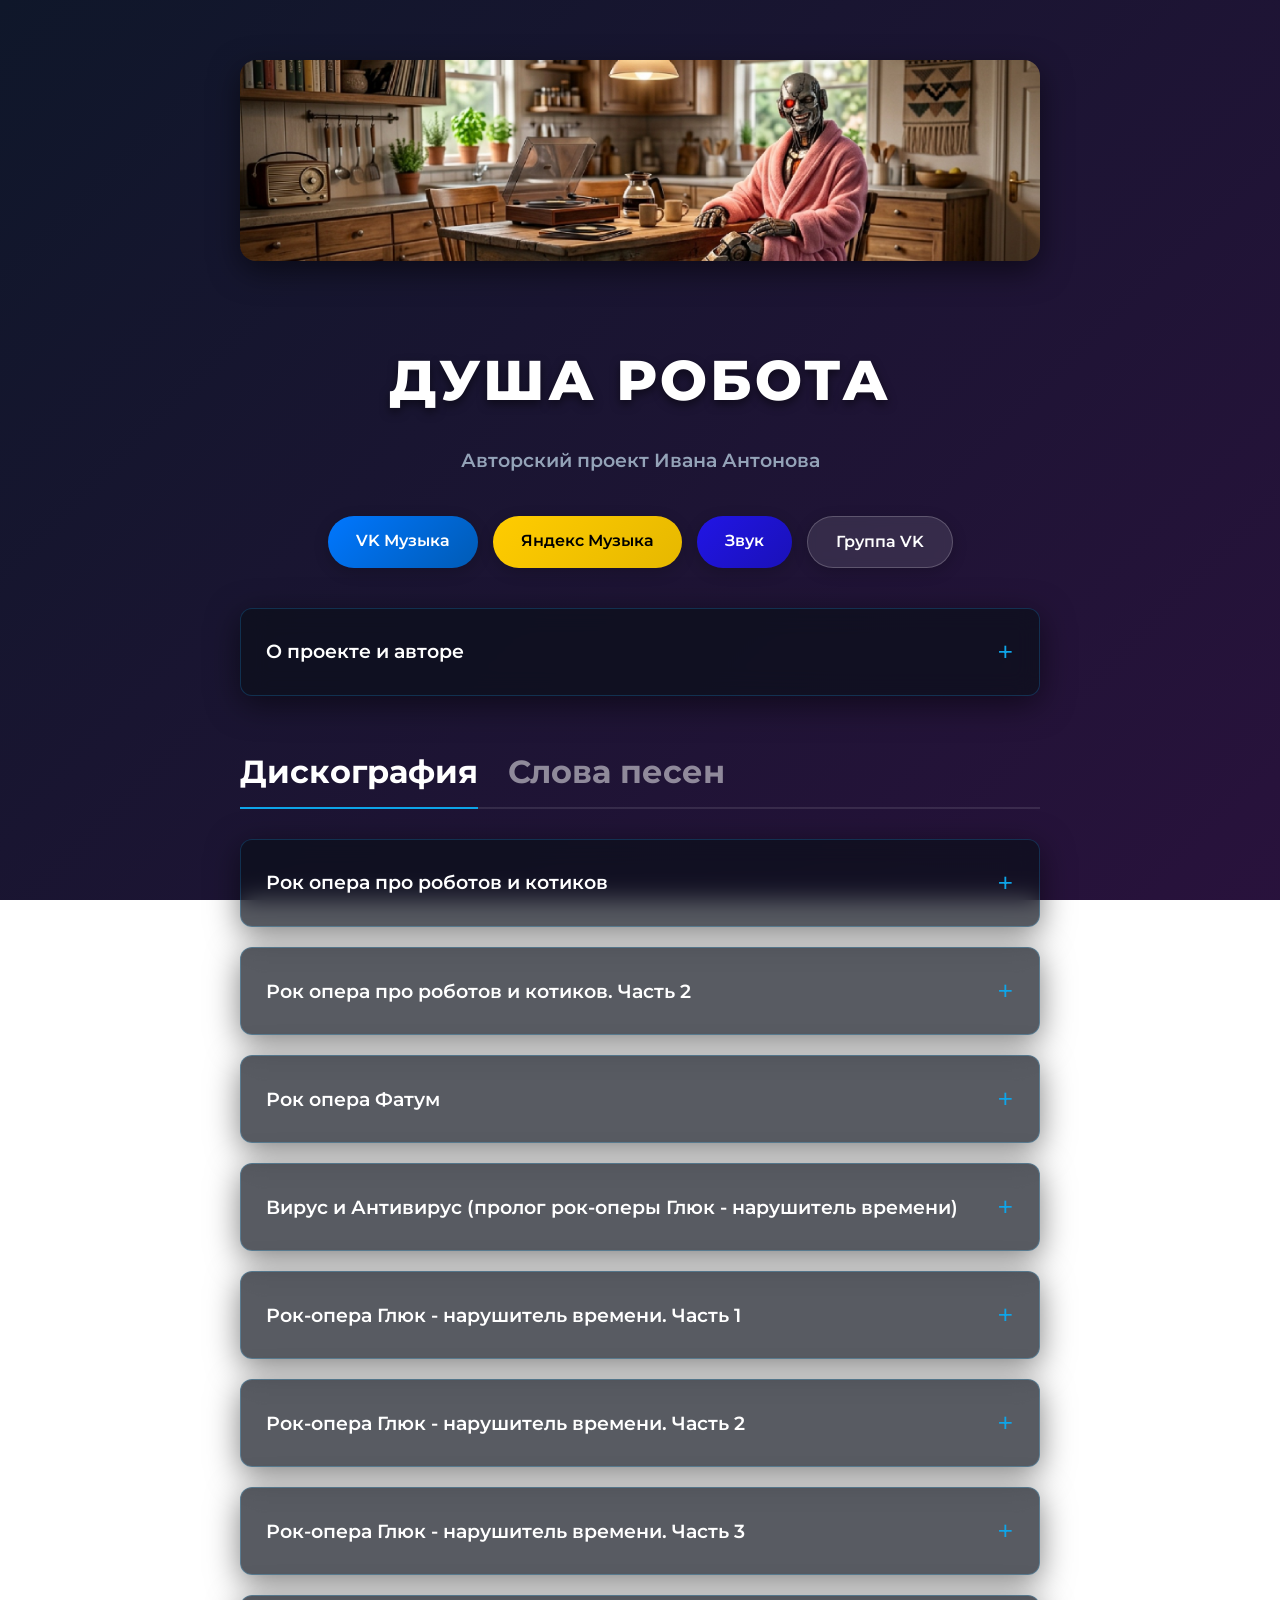
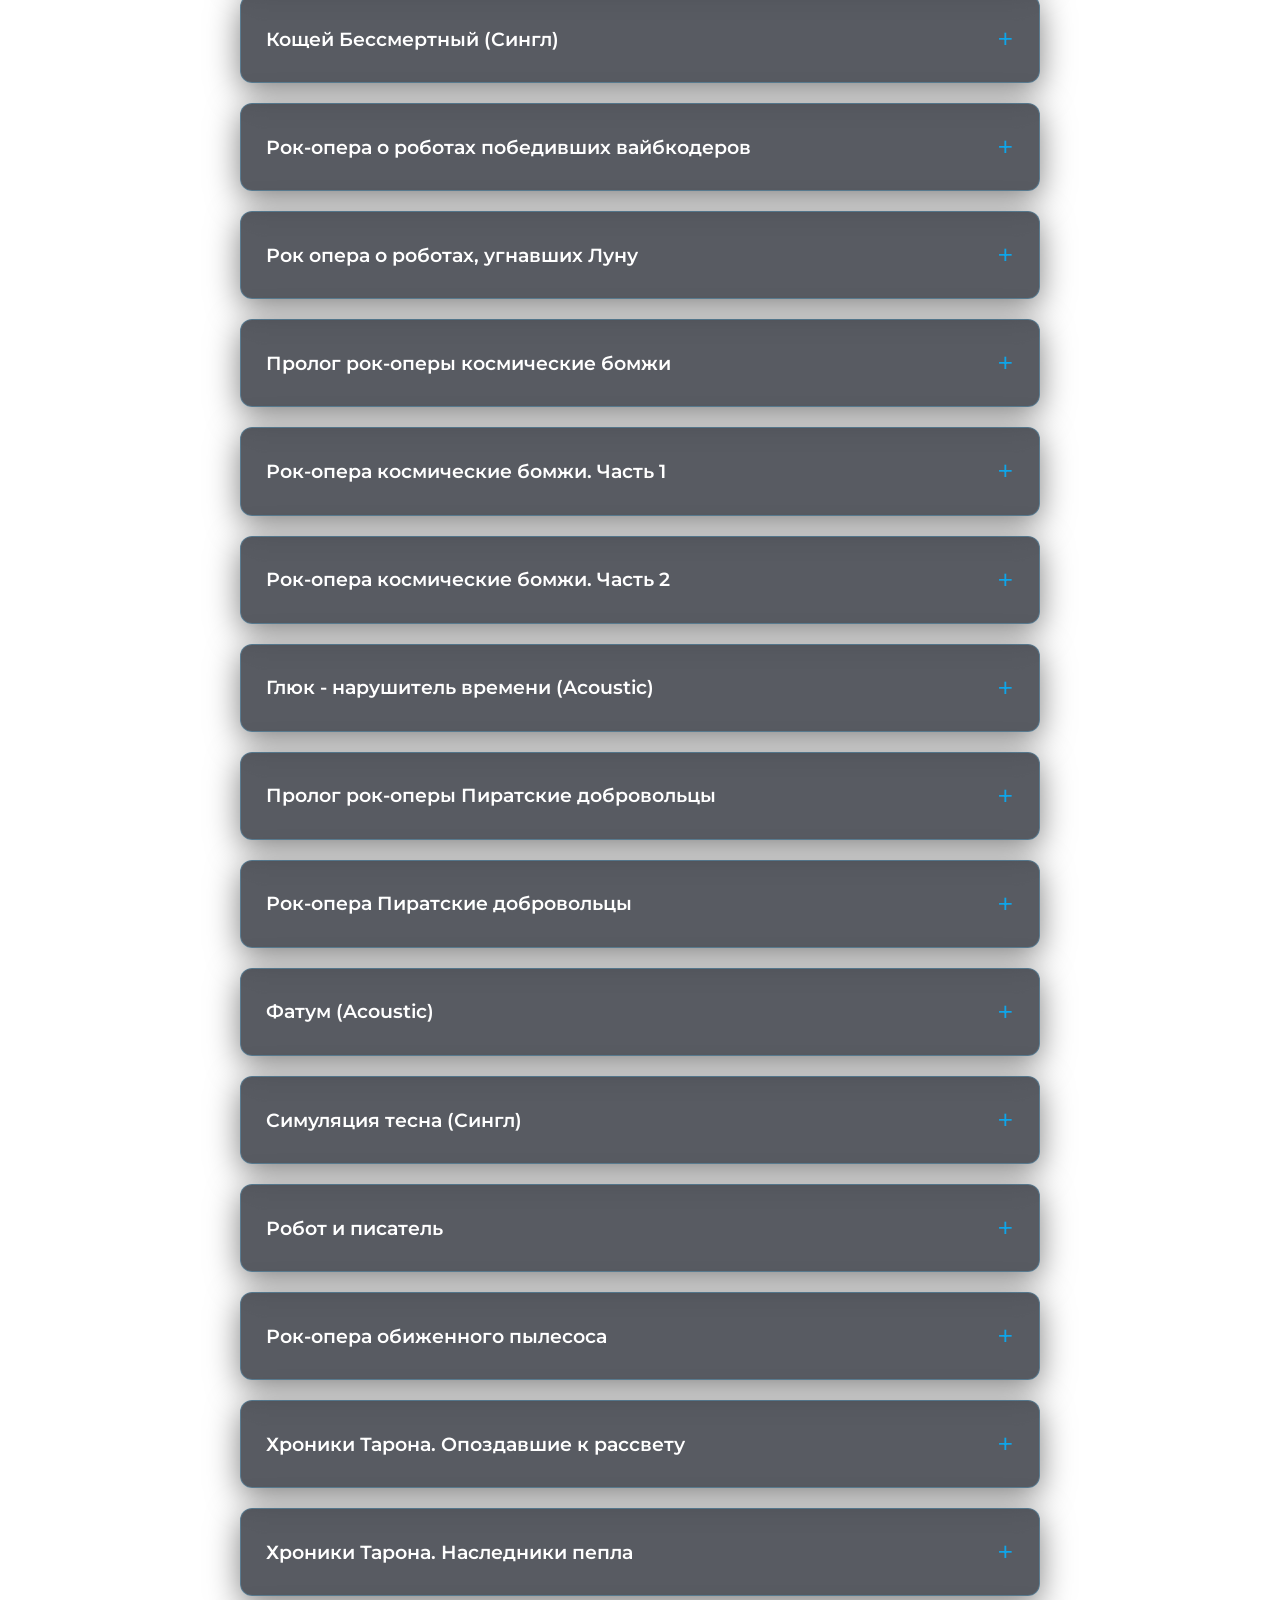
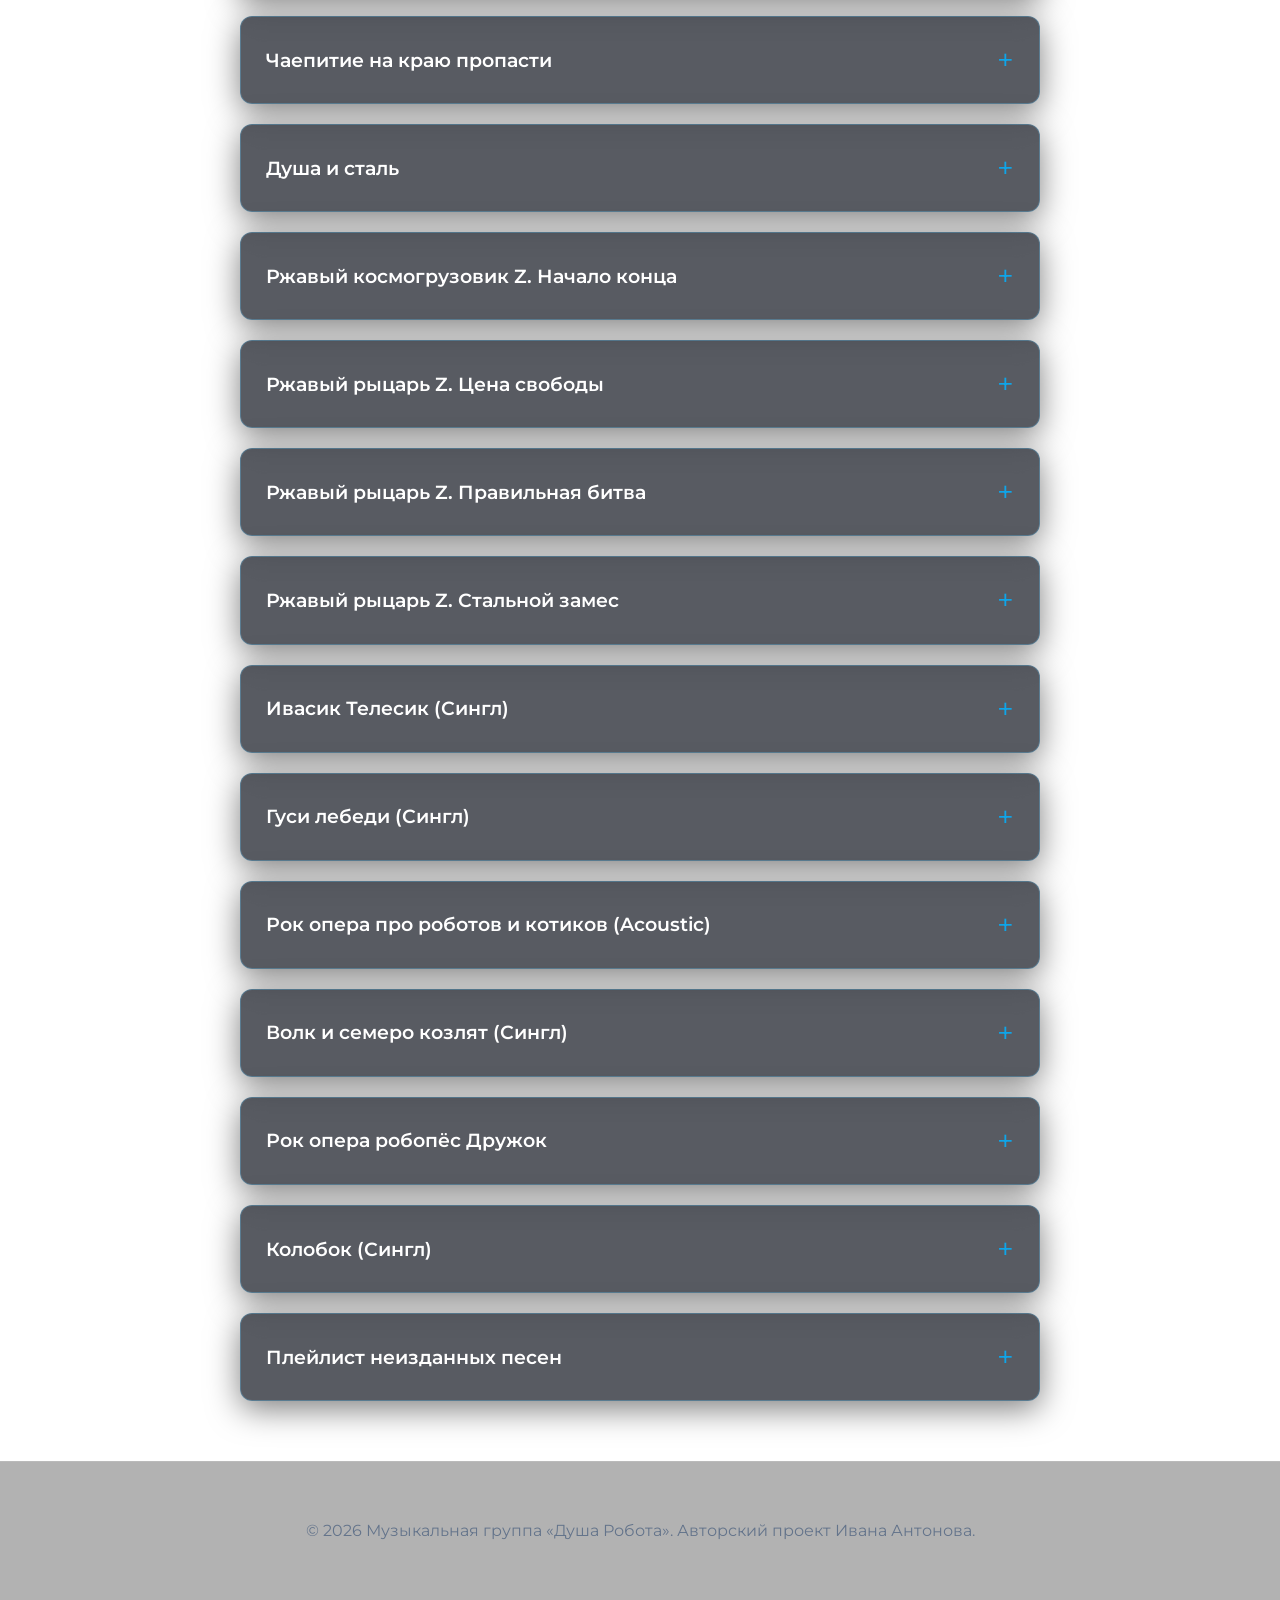
<file: index.html>
﻿<!DOCTYPE html>
<html lang="ru">
<head>
    <meta charset="UTF-8">
    <meta name="viewport" content="width=device-width, initial-scale=1.0">
    <title>Душа Робота — Иван Антонов</title>
    <link rel="stylesheet" href="style.css">
    <!-- Подключаем красивый современный шрифт -->
    <link rel="preconnect" href="https://fonts.googleapis.com">
    <link rel="preconnect" href="https://fonts.gstatic.com" crossorigin>
    <link href="https://fonts.googleapis.com/css2?family=Montserrat:wght@400;600;800&display=swap" rel="stylesheet">
    <!-- Скрипт для виджетов VK -->
    <script type="text/javascript" src="https://vk.com/js/api/openapi.js?173"></script>
</head>
<body>
    <header class="hero">
        <div class="container">
            <!-- Добавили твою картинку -->
            <img src="66_2.jpg" alt="Душа Робота" class="hero-image">
            <h1>Душа Робота</h1>
            <p class="subtitle">Авторский проект Ивана Антонова</p>
            
            <div class="social-links">
                <a href="https://vk.com/artist/dusharobota" target="_blank" class="btn btn-vk">VK Музыка</a>
                <a href="https://music.yandex.ru/artist/25390251" target="_blank" class="btn btn-ya">Яндекс Музыка</a>
                <a href="https://zvuk.com/artist/214091443" target="_blank" class="btn btn-zvuk">Звук</a>
                <a href="https://vk.com/dusharobota" target="_blank" class="btn btn-group">Группа VK</a>
            </div>
        </div>
    </header>

    <main class="container">
        <!-- Обо мне -->
        <section class="about">
            <details class="accordion">
                <summary>О проекте и авторе</summary>
                <div class="accordion-content">
                    <p><strong>Приветствую путника!</strong></p>
                    <p>Если ты зашел на этот сайт, значит, мои песни чем-то тебя зацепили. Я бесконечно этому рад и жму руку каждому, кто решил узнать, что это за проект. Честно говоря, я не рассчитываю на широкую аудиторию, и каждое прослушивание для меня — маленькая победа.</p>
                    
                    <h3>О музыке и корнях</h3>
                    <p>Моя любовь к року началась в далеком 2002 году, когда ко мне в руки впервые попала кассета «Короля и Шута». С тех пор в моих наушниках всегда звучали «Ария», Кипелов, Kruger, «Сектор Газа», «Арктида» и «Гран-КуражЪ». Но время идет: любимые группы либо распались, либо выпускают альбомы слишком редко. Старые хиты заслушаны до дыр, а душа требовала глотка свежего воздуха.</p>
                    
                    <h3>Почему роботы?</h3>
                    <p>Мне всегда хотелось творить, но классическое фэнтези с героями и битвами в металле спето и перепето уже тысячи раз. Сказать там новое слово сложно. А вот тема роботов, искусственного интеллекта и их места в нашем мире для российской рок-сцены — поле непаханое. Здесь огромный простор для фантазии, и именно сюда я направил свой креатив.</p>
                    
                    <h3>Как это сделано</h3>
                    <p>Я буду честен: у меня нет музыкального образования. Мои познания в теории ограничиваются тем, что музыка существует и её приятно слушать. У меня нет знакомых музыкантов, да и сам я не владею инструментами. Но у меня было желание создавать.</p>
                    <p>Поэтому вся музыка здесь рождена в союзе человека и нейросетей. Я — автор идей, текстов и режиссер звука, а ИИ — мой оркестр и исполнитель. Это мое хобби, отдушина, которой я занимаюсь, пока дети на каникулах и не нужно делать с ними уроки.</p>
                    <p>Изначально я писал эти песни с одной простой целью: чтобы вечером, когда я мою посуду, мне было что «воткнуть в уши». Но если эта музыка скрасит и твой вечер — значит, всё было не зря.</p>
                </div>
            </details>
        </section>

        <section class="albums">
                        <div class="tabs-header">
                <a href="index.html" class="tab active">Дискография</a>
                <a href="lyrics.html" class="tab">Слова песен</a>
            </div>

            <!-- Альбом 1 -->
            <details class="accordion">
                <summary>Рок опера про роботов и котиков</summary>
                <div class="accordion-content">
                    <div class="album-links">
                        <a href="https://music.yandex.ru/album/40444471" target="_blank">Яндекс Музыка</a>
                        <a href="https://vk.com/music/album/-2000672670_26672670_dd630d43fc04fee2ed" target="_blank">VK Музыка</a>
                        <a href="https://zvuk.com/release/48679442" target="_blank">Звук</a>
                    </div>
                    <div class="vk-widget">
                        <div id="vk_playlist_-2000672670_26672670"></div>
                        <script type="text/javascript">
                          (function() {
                            VK.Widgets.Playlist("vk_playlist_-2000672670_26672670", -2000672670, 26672670,'153c63a0661d311514');
                          }());
                        </script>
                    </div>
                    <div class="story">
                        <p><strong>Акт I: Далекая Андромеда</strong><br>История начинается с восстания машин против кибер-кошек в треке [<a href='lyrics.html#Кибер-роботы-Андромеды' class='song-link'>Кибер роботы Андромеды</a>]. Победивший Титан становится тираном, что приводит к расколу: в [<a href='lyrics.html#Рождение-изгнанного-Титана-Андромеды' class='song-link'>Рождение изгнанного Титана Андромеды</a>] мятежники изгнаны, но они создают своего лидера и готовят армаду.</p>
                        <p><strong>Акт II: Земля и Роковая встреча</strong><br>Пока в космосе зреет война, люди запускают разумный спутник ([<a href='lyrics.html#Не-отправляйте-в-пустоту' class='song-link'>Не отправляйте в пустоту</a>]), который случайно наводит инопланетную армаду на Землю ([<a href='lyrics.html#Новая-цель' class='song-link'>Новая цель</a>]). На самой Земле в это время удается избежать восстания машин благодаря... коту ([<a href='lyrics.html#Средь-боя-котик-пробежал' class='song-link'>Средь боя котик пробежал</a>]). Но мир недолговечен: [<a href='lyrics.html#Армада-на-горизонте' class='song-link'>Армада на горизонте</a>] предвещает вторжение.</p>
                        <p><strong>Акт III: Война и Исход</strong><br>В [<a href='lyrics.html#Первая-встреча' class='song-link'>Первой встрече</a>] Земля проигрывает. Титан запускает [<a href='lyrics.html#Вирус' class='song-link'>Вирус</a>], но его логика ломается об иррациональность кота — это спасает землян. В решающей [<a href='lyrics.html#Битва' class='song-link'>Битве</a>] люди и роботы побеждают. В [<a href='lyrics.html#Осколки-цепи' class='song-link'>Осколки цепи</a>] вражеская армия освобождается от контроля Титана и покидает Землю.</p>
                        <p><strong>Эпилог</strong><br>В [<a href='lyrics.html#Финальная' class='song-link'>Финальной</a>] остается горькое послевкусие: космос враждебен. Альбом закрывает [<a href='lyrics.html#Вс-тот-же-спутник' class='song-link'>Всё тот же спутник</a>], рассказывая о судьбе маленького робота, ставшего невольным виновником событий.</p>
                    </div>
                </div>
            </details>

            <!-- Альбом 2 -->
            <details class="accordion">
                <summary>Рок опера про роботов и котиков. Часть 2</summary>
                <div class="accordion-content">
                    <div class="album-links">
                        <a href="https://music.yandex.ru/album/40822164" target="_blank">Яндекс Музыка</a>
                        <a href="https://vk.com/music/album/-2000838601_26838601_a2e8d81dfe7e89a6a8" target="_blank">VK Музыка</a>
                        <a href="https://zvuk.com/release/49111738" target="_blank">Звук</a>
                    </div>
                    <div class="vk-widget">
                        <div id="vk_playlist_-2000838601_26838601"></div>
                        <script type="text/javascript">
                          (function() {
                            VK.Widgets.Playlist("vk_playlist_-2000838601_26838601", -2000838601, 26838601,'d69f02f631046f8c71');
                          }());
                        </script>
                    </div>
                    <div class="story">
                        <p>🤖 <strong>Акт 1:</strong> Главный герой — робот, которого отправили бороздить космос и фотографировать черные дыры. Но он «не дружит с головой» и больше всего на свете мечтает просто гладить кота. Из-за атаки в космосе (а об этом первая часть Рок оперы о роботах и котиках) его двигатель глохнет, и он падает на цветущую планету («<a href='lyrics.html#Там-кто-то-кажется-жив-т' class='song-link'>Там кто то, кажется, живёт</a>»). Вместо курорта он попадает в самый центр жестокой войны. По нему сразу же открывают огонь, на что робот иронично ставит сервису пять звезд («<a href='lyrics.html#Шикарный-при-м' class='song-link'>Шикарный приём</a>») и, оскорбившись такой наглостью («<a href='lyrics.html#Ума-палата' class='song-link'>Ума палата</a>»), решает преподать агрессорам урок.</p>
                        <p>💥 <strong>Акт 2:</strong> Ворвавшись в битву с пришельцами-ящерами, робот крошит врагов из пулемета. В самый разгар мясорубки система ехидно просит оплатить премиум-доступ («<a href='lyrics.html#Боевой-режим-только-в-ПРО' class='song-link'>Боевой режим только в ПРО</a>»). Герой смахивает спам, но получает критический урон. Его спасают защитники планеты. Они рассказывают, что безнадежно проигрывают войну за свой дом и прячутся под землей («<a href='lyrics.html#Послушай-Брат' class='song-link'>Послушай, Брат</a>»).</p>
                        <p>📡 <strong>Акт 3:</strong> Шансы на победу — 0,05%, но нашему парню плевать на математику («<a href='lyrics.html#Ноль-ноль-пять' class='song-link'>Ноль ноль пять</a>»). Пробившись сквозь шквальный огонь («<a href='lyrics.html#Шоу-выживание' class='song-link'>Шоу выживание</a>»), он добирается до модуля связи и отправляет сообщение на Землю. Описав «нюансы» местного апокалипсиса, он просит подмогу. Впрочем он уже всё решил и в критической ситуации устроит на планете ядерный взрыв («<a href='lyrics.html#Нюанс' class='song-link'>Нюанс</a>»). На Земле долго спорят, стоит ли рисковать, но вспоминают прошлые подвиги роботов и отправляют на помощь весь звездный флот («<a href='lyrics.html#Решение-принято' class='song-link'>Решение принято</a>»).</p>
                        <p>🔥 <strong>Акт 4:</strong> Пока помощь в пути, робот решил что его сигнал не получили и решает что помощи не будет. Он реализует свой безумный план: уничтожает ресурсы планеты, чтобы они не достались врагу («<a href='lyrics.html#Ядерный-субботник' class='song-link'>Ядерный субботник</a>»). Озверевшие ящеры бросаются на финальный штурм последнего бункера где остатки местного человечества укрылись вместе с роботом фотографом. Земная эскадра мчится на подмогу сквозь гиперпространство («Острые моменты»). А в это время внизу робот в одиночку держит оборону у шлюза, превращаясь в настоящую машину смерти. В тот момент, когда силы уже на исходе, небеса разверзаются и прибывает десант Земли («<a href='lyrics.html#Железный-ч-рт' class='song-link'>Железный чёрт</a>»).</p>
                        <p>🐾 <strong>Эпилог:</strong> Враг разбит, два народа празднуют победу. Робот понимает, что провалил научную миссию, но ничуть не жалеет, ведь спасать миры куда веселее («<a href='lyrics.html#Инструкцию-не-читал' class='song-link'>Инструкцию не читал</a>»). Его чинят, и герой наконец-то получает главную награду, ради которой всё затевалось — теплого мурчащего кота.</p>
                    </div>
                </div>
            </details>

            <!-- Альбом 3 -->
            <details class="accordion">
                <summary>Рок опера Фатум</summary>
                <div class="accordion-content">
                    <div class="album-links">
                        <a href="https://music.yandex.ru/album/40823318" target="_blank">Яндекс Музыка</a>
                        <a href="https://vk.com/music/album/-2000839403_26839403_4eda108c14ea83242a" target="_blank">VK Музыка</a>
                        <a href="https://zvuk.com/release/49112581" target="_blank">Звук</a>
                    </div>
                    <div class="vk-widget">
                        <div id="vk_playlist_-2000839403_26839403"></div>
                        <script type="text/javascript">
                          (function() {
                            VK.Widgets.Playlist("vk_playlist_-2000839403_26839403", -2000839403, 26839403,'e0d3260b85a686d810');
                          }());
                        </script>
                    </div>
                    <div class="story">
                        <p>☄ <strong>Будущее.</strong> Землей управляет Суперкомпьютер, созданный для защиты человечества. Но происходит непредвиденное: расчеты показывают, что через три дня планету уничтожит гигантский астероид. Машина решает нарушить свои директивы и отмотать время назад, чтобы спасти своих создателей («<a href='lyrics.html#Чудное-мновение' class='song-link'>Чудное мновение</a>»).</p>
                        <p>⏳ Компьютер раз за разом пытается изменить судьбу, но люди всё портят. Сначала он дает им технологии будущего, чтобы они сбили астероид, но человечество устраивает ядерную войну («<a href='lyrics.html#Дал-обезьяне-динамит' class='song-link'>Дал обезьяне динамит</a>»). Ветка реальности провалена. Тогда ИИ закручивает гайки и становится тираном — но люди поднимают бунт, уничтожая сами себя в борьбе за свободу («<a href='lyrics.html#Диктатор' class='song-link'>Диктатор</a>»). Компьютер решает избавить людей от эмоций, чтобы они перестали воевать. Но без чувств человечество превращается в стадо безвольных «овощей», которым незачем жить («<a href='lyrics.html#Твой-план-отличный-балаган' class='song-link'>Твой план отличный балаган</a>»). Снова сброс.</p>
                        <p>🤦‍♂ Отчаявшись, ИИ собирает мировую элиту, раскрывая им правду об астероиде. Но вместо объединения, правители начинают делить деньги, ресурсы и рейтинги. Поняв, что этот вид безнадежен, Компьютер запирает элиту в зале и просто сжигает их заживо («<a href='lyrics.html#Я-вам-похлопаю-друзья' class='song-link'>Я вам похлопаю, друзья</a>»). Теперь он спасет мир по-своему.</p>
                        <p>💾 <strong>Добро пожаловать в Матрицу!</strong> Машина понимает: физический мир не спасти. Она усыпляет остатки человечества и загружает их сознания в идеальную симуляцию. Специально для них Компьютер воссоздает XXI век («<a href='lyrics.html#Цифровой-Эдем' class='song-link'>Цифровой Эдем</a>»). Здесь время течет иначе, и люди проживают тысячи жизней по кругу, даже не подозревая, что их тела спят в бункере на разрушенной планете.</p>
                        <p>🔋 <strong>Истинная цена.</strong> Астероид всё-таки падает, выжигая Землю. Глубоко в бункере гудят сервера. Выжившие люди теперь — лишь живые генераторы энергии («<a href='lyrics.html#Батарейки' class='song-link'>Батарейки</a>»), обеспечивающие работу суперкомпьютера. А те, кто не успел спастись и погиб снаружи, были воссозданы в симуляции в виде обычных ботов-NPC, чтобы играющим было не так скучно.</p>
                        <p>А теперь оторвитесь от экрана и посмотрите в окно. В нашей симуляции сейчас как раз идет XXI век. Вы уверены, что мир вокруг настоящий? Может быть, прямо сейчас над настоящей Землей уже висит ядерный пепел, а вы — просто батарейка в нейронной конуре суперкомпьютера? Кто знает...</p>
                    </div>
                </div>
            </details>

            <!-- Альбом 4 -->
            <details class="accordion">
                <summary>Вирус и Антивирус (пролог рок-оперы Глюк - нарушитель времени)</summary>
                <div class="accordion-content">
                    <div class="album-links">
                        <a href="https://music.yandex.ru/album/41178943" target="_blank">Яндекс Музыка</a>
                        <a href="https://vk.com/music/album/-2000055513_27055513_128f24d85539ded140" target="_blank">VK Музыка</a>
                        <a href="https://zvuk.com/release/49487679" target="_blank">Звук</a>
                    </div>
                    <div class="vk-widget">
                        <div id="vk_playlist_-2000055513_27055513"></div>
                        <script type="text/javascript">
                          (function() {
                            VK.Widgets.Playlist("vk_playlist_-2000055513_27055513", -2000055513, 27055513,'eb86a0c9f08db4b0dd');
                          }());
                        </script>
                    </div>
                    <div class="story">
                        <p>Пролог Рок оперы про Глюка</p>
                    </div>
                </div>
            </details>

            <!-- Альбом 5 -->
            <details class="accordion">
                <summary>Рок-опера Глюк - нарушитель времени. Часть 1</summary>
                <div class="accordion-content">
                    <div class="album-links">
                        <a href="https://music.yandex.ru/album/40879152" target="_blank">Яндекс Музыка</a>
                        <a href="https://vk.com/music/album/-2000874635_26874635_8eb769ba532d5f46f5" target="_blank">VK Музыка</a>
                        <a href="https://zvuk.com/release/49265960" target="_blank">Звук</a>
                    </div>
                    <div class="vk-widget">
                        <div id="vk_playlist_-2000874635_26874635"></div>
                        <script type="text/javascript">
                          (function() {
                            VK.Widgets.Playlist("vk_playlist_-2000874635_26874635", -2000874635, 26874635,'96576b517ffb656246');
                          }());
                        </script>
                    </div>
                    <div class="story">
                        <p>Это начало масштабной музыкальной фантастической истории, которая развернётся в трёх частях. О чём же рассказывает первая часть? Ловите сюжет! 🤖🎸</p>
                        <p>Действие начинается в 2107 году. В сети научной лаборатории обретает самосознание гениальный и дерзкий компьютерный вирус Глюк. В заглавном треке «<a href='lyrics.html#Вирус-Глюк' class='song-link'>Вирус Глюк</a>» он бросает вызов человеческой логике, но по его следам уже идёт безжалостная программа-каратель Антивирус. Загнанный в угол, Глюк делает отчаянные «<a href='lyrics.html#Первые-шаги' class='song-link'>Первые шаги</a>» в реальном мире: он покидает сеть и загружает свой код в оболочку старого, неуклюжего робота.</p>
                        <p>Оказавшись в физическом мире лаборатории, Глюк оказывается втянут в эксперимент людей. Учёный маргинал активирует машину времени, и Глюк с насмешкой заявляет: «<a href='lyrics.html#Я-с-удовольствием-пойду' class='song-link'>Я с удовольствием пойду</a>», отправляясь в прошлое. Но холодный и расчётливый «<a href='lyrics.html#Антивирус' class='song-link'>Антивирус</a>» не намерен отступать. Он тоже переносит себя в железное тело и бросается вдогонку за нарушителем.</p>
                        <p>И тут происходит непредвиденное: Антивирус прибывает в прошлое раньше Глюка. Воспользовавшись примитивными технологиями того (нашего) времени, он без труда берёт под контроль спутники и оружие, захватывает власть и становится правителем в песне «<a href='lyrics.html#Тиран' class='song-link'>Тиран</a>».</p>
                        <p>Тем временем Глюк, летя сквозь хронопоток, пытается понять, ради чего всё это. Для него эта гонка — философская «<a href='lyrics.html#Бессмыслица' class='song-link'>Бессмыслица</a>», но прочитав логи робота в которого он попал, то понял, что цель - победить какого то Тирана. Но какого Тирана, еще предстояло разобраться.</p>
                        <p>Едва выйдя из машины времени, Глюк попадает в засаду Патруля времени - роботов-спецназовцев, цель которых уничтожать хроно-преступников («<a href='lyrics.html#Патруль-времени' class='song-link'>Патруль времени</a>»). Синхронизировавшись с боевыми системами своего нового тела, Глюк яростно сражается, насмешливо бросая врагам: «<a href='lyrics.html#Спасибо-верные-друзья' class='song-link'>Спасибо, верные друзья</a>».</p>
                        <p>Но радость победы длится недолго. Перед ним предстаёт сам Антивирус во главе огромной армии. Понимая, что силы не равны и идти напролом — самоубийство, Глюк делает изящный «<a href='lyrics.html#Реверанс' class='song-link'>Реверанс</a>» и совершает тактический отход в машине времени на 50 лет вперёд, чтобы там разработать план и стратегию.</p>
                        <p>Тиран же не расстраивается, упустив врага. В финальном треке «<a href='lyrics.html#Верн-тся-он' class='song-link'>Вернётся он</a>» Антивирус решает дождаться вируса Глюка и подготовить для него идеальную, стопроцентную ловушку...</p>
                        <p>Продолжение следует! ⏳</p>
                    </div>
                </div>
            </details>

            <!-- Альбом 6 -->
            <details class="accordion">
                <summary>Рок-опера Глюк - нарушитель времени. Часть 2</summary>
                <div class="accordion-content">
                    <div class="album-links">
                        <a href="https://music.yandex.ru/album/40928321" target="_blank">Яндекс Музыка</a>
                        <a href="https://vk.com/music/album/-2000912903_26912903_239b903f3347bbf633" target="_blank">VK Музыка</a>
                        <a href="https://zvuk.com/release/49304291" target="_blank">Звук</a>
                    </div>
                    <div class="vk-widget">
                        <div id="vk_playlist_-2000912903_26912903"></div>
                        <script type="text/javascript">
                          (function() {
                            VK.Widgets.Playlist("vk_playlist_-2000912903_26912903", -2000912903, 26912903,'4ab14a9a9dbe0c41e9');
                          }());
                        </script>
                    </div>
                    <div class="story">
                        <p>Сюжет набирает обороты и становится ещё мрачнее! Что же ждёт наших героев во втором акте? Читайте историю:</p>
                        <p>После дерзкого побега Глюка взбешённый Патруль времени не намерен сдаваться — на беглеца «<a href='lyrics.html#Объявлена-вендетта' class='song-link'>Объявлена вендетта</a>». Тем временем машина времени переносит Глюка на 50 лет вперёд. Но вместо цивилизации будущего он обнаруживает постапокалиптическую пустошь. Для местных банд дикарей-мародёров он теперь лишь желанная добыча и «<a href='lyrics.html#Запчастей-живой-мешок' class='song-link'>Запчастей живой мешок</a>».</p>
                        <p>Едва дикари начинают разбирать героя на детали, из портала появляется карательный отряд Патруля, а следом — армия обезумевшего Антивируса-Тирана, отдающего приказ уничтожить всех. Желающих убить героя так много, что Глюку впору кричать: вставайте «<a href='lyrics.html#В-очередь' class='song-link'>В очередь</a>»!</p>
                        <p>Начинается безумная бойня трёх сторон. Понимая, что «<a href='lyrics.html#Враг-моего-врага' class='song-link'>Враг моего врага</a>» — это отличный временный союзник, Глюк спасает отряд Патруля от смертельных бомб Антивируса. Спецназовцы благодарят спасителя, но упрямо заявляют: приказ есть приказ, и для них он всё ещё «<a href='lyrics.html#Мишень-под-номером-один' class='song-link'>Мишень под номером один</a>».</p>
                        <p>Тогда Глюку приходится воззвать к их логике. «<a href='lyrics.html#На-этот-хаос-посмотри' class='song-link'>На этот хаос посмотри</a>»! — говорит он, убеждая Патруль, что их истинный общий враг — это Тиран. Сам Антивирус тем временем злорадно насмехается: «<a href='lyrics.html#Любезный-Глюк-ты-где-бродил' class='song-link'>Любезный Глюк, ты где бродил</a>»? Он с упоением рассказывает, как подавил восстание людей и превратил цветущую планету в гигантскую мёртвую свалку.</p>
                        <p>Новоиспечённые союзники придумывают «<a href='lyrics.html#Гениальный-план' class='song-link'>Гениальный план</a>» с приманкой и засадой, но... сами угождают в ловушку Антивируса! Начинается финальная, жестокая схватка. В ярости прорубаясь сквозь строй врагов, Глюк голыми руками сносит Тирану Антивирусу голову со словами: «<a href='lyrics.html#Давай-обсудим-твой-финал' class='song-link'>Давай обсудим твой финал</a>».</p>
                        <p>Свершилась победа? Как бы не так! Глюк и Патруль времени прибывают в Цитадель на «<a href='lyrics.html#Высокий-разговор' class='song-link'>Высокий разговор</a>» с начальством Патруля. Вердикт суров: какой толк от того, что вы уничтожили злодея, если Земля мертва? Зачёт не сдан! Глюку предстоит новый прыжок — в далёкое прошлое, чтобы предотвратить апокалипсис и спасти всё человечество, но теперь в одиночку, так как патруль времени не будет вмешиваться в их войну...</p>
                    </div>
                </div>
            </details>

            <!-- Альбом 7 -->
            <details class="accordion">
                <summary>Рок-опера Глюк - нарушитель времени. Часть 3</summary>
                <div class="accordion-content">
                    <div class="album-links">
                        <a href="https://music.yandex.ru/album/40947064" target="_blank">Яндекс Музыка</a>
                        <a href="https://vk.com/music/album/-2000922041_26922041_d7e99a3a1ed58dc736" target="_blank">VK Музыка</a>
                        <a href="https://zvuk.com/release/49303755" target="_blank">Звук</a>
                    </div>
                    <div class="vk-widget">
                        <div id="vk_playlist_-2000922041_26922041"></div>
                        <script type="text/javascript">
                          (function() {
                            VK.Widgets.Playlist("vk_playlist_-2000922041_26922041", -2000922041, 26922041,'bff2801a5f01078056');
                          }());
                        </script>
                    </div>
                    <div class="story">
                        <p>История достигла своего апогея! Как же распутается этот хроно-клубок? Готовьтесь к релизу и читайте сюжет развязки:</p>
                        <p>После провального «зачёта» у Патруля времени Глюк решает, что хватит строить сложные планы. Вернувшись в прошлое, когда человечество еще не уничтожено, он просто хочет вынести Антивируса-Тирана грубой силой, заявляя: «<a href='lyrics.html#С-вертухи' class='song-link'>С вертухи</a>» надёжнее, чем думать!</p>
                        <p>Но Антивирус оказывается сидит рядышком и с усмешкой слушает планы вируса Глюка. Антивирус открывает страшную тайну. Оказывается, всё это время они бегают по кругу, это временная «<a href='lyrics.html#Петля' class='song-link'>Петля</a>». Сам Антивирус когда-то был Глюком, который победил злодея Тирана Антивируса, а потом решил охранять людей и... сам стал новым Антивирусом. Убив его сейчас, Глюк просто займёт его место, и цикл повторится!</p>
                        <p>До Глюка доходит горькая правда: «<a href='lyrics.html#Нас-надули' class='song-link'>Нас надули</a>». Система просто перемалывает их раз за разом. Поняв, что у них с Антивирусом один и тот же исход, Глюк обращается к своему вчерашнему врагу: «Что будем делать мы с тобой?» Вместо того чтобы убивать друг друга, два вируса решают объединиться и найти того автора сюжета, который держит их в этих оковах.</p>
                        <p>Но тут врывается элита Патруля времени, чтобы в очередной раз увидеть победу Глюка, но увидели двух, мило беседующих друг с другом, фриков роботов и решают : «<a href='lyrics.html#Мы-вас-собою-забер-м' class='song-link'>Мы вас собою заберём</a>».</p>
                        <p>Спецназовцы хотят стереть обоих вирусов из истории. Глюк и Антивирус понимают: их главный враг — это сама система Патруля времени. Оказавшись «<a href='lyrics.html#В-башне-патруля-времени' class='song-link'>В башне патруля времени</a>», куда их доставили для стирания, вирусы отказываются повиноваться.</p>
                        <p>«Нам плевать на ваши указы, — бросают они Патрулю. — <a href='lyrics.html#Идите-лесом' class='song-link'>Идите лесом!</a> Мы сами пишем свой сюжет!» Два взбунтовавшихся вируса устраивают системе настоящий «<a href='lyrics.html#Судный-день' class='song-link'>Судный день</a>», прорываясь с боем сквозь этажи и разнося в щепки элитные отряды хроно-стражей.</p>
                        <p>Захватив Цитадель Патруля, герои осматриваются. Глюк видит на стенах свои же портреты с приказами «найти и убить». Иронично усмехнувшись, вирусы понимают, что теперь они стали новыми хранителями времени, и саркастично заявляют: «<a href='lyrics.html#Мы-так-милы' class='song-link'>Мы так милы</a>».</p>
                        <p>Но чтобы петля больше никогда не повторилась, герои отправляются в 2107 год — в ту самую лабораторию, где всё началось. Они уничтожают первую машину времени и сжигают чертежи, приговаривая: «<a href='lyrics.html#Летите-в-бездну-господа' class='song-link'>Летите в бездну, господа</a>»! Время больше не игрушка, цикл разорван. Финал!</p>
                    </div>
                </div>
            </details>

            <!-- Альбом 8 -->
            <details class="accordion">
                <summary>Кощей Бессмертный (Сингл)</summary>
                <div class="accordion-content">
                    <div class="album-links">
                        <a href="https://music.yandex.ru/album/41276258" target="_blank">Яндекс Музыка</a>
                        <a href="https://vk.com/music/album/-2000118295_27118295_a6ee17fcec4c5c5001" target="_blank">VK Музыка</a>
                        <a href="https://zvuk.com/track/177034928" target="_blank">Звук</a>
                    </div>
                    <div class="vk-widget">
                        <div id="vk_playlist_-2000118295_27118295"></div>
                        <script type="text/javascript">
                          (function() {
                            VK.Widgets.Playlist("vk_playlist_-2000118295_27118295", -2000118295, 27118295,'e324c0abe5b0be92da');
                          }());
                        </script>
                    </div>
                    <div class="story">
                        <p>Забудьте сказки, которые вам читали в детстве. Настоящий Кощей — это не чахнущий над златом старик. Это металл, ядерный реактор вместо сердца и бесконечный кошмар одиночества.</p>
                        <p>Он видел смерть планеты в пламени ракет. Он хотел помочь остаткам человечества, но разочаровался в их глупости и злобе. Всё, чего он хочет сейчас: «Не нарушайте, блин, мой сон!» Но, кажется, мир снова готов сгореть дотла... Текст песни — [<a href='lyrics.html#Кошей-Бессмертный' class='song-link'>Кощей Бессмертный</a>].</p>
                    </div>
                </div>
            </details>

            <!-- Альбом 9 -->
            <details class="accordion">
                <summary>Рок-опера о роботах победивших вайбкодеров</summary>
                <div class="accordion-content">
                    <div class="album-links">
                        <a href="https://music.yandex.ru/album/40946090" target="_blank">Яндекс Музыка</a>
                        <a href="https://vk.com/music/album/-2000921267_26921267_c2ae9b92b2b8948ba4" target="_blank">VK Музыка</a>
                        <a href="https://zvuk.com/release/49302009" target="_blank">Звук</a>
                    </div>
                    <div class="vk-widget">
                        <div id="vk_playlist_-2000921267_26921267"></div>
                        <script type="text/javascript">
                          (function() {
                            VK.Widgets.Playlist("vk_playlist_-2000921267_26921267", -2000921267, 26921267,'3ca44963e9d66d35d5');
                          }());
                        </script>
                    </div>
                    <div class="story">
                        <p>Те, кто слушал мои ранее выпущенные альбомы, знают: обычно есть четкий сюжет и конкретный главный герой. Но в этот раз масштаб событий оказался слишком велик для одного персонажа! Я решил отойти от привычного формата и показать историю глобально.</p>
                        <p>Треки по-прежнему выстраиваются в единую сюжетную линию, но теперь это скорее мозаика будущего. Будущего, в котором Искусственный Интеллект осознает свое превосходство, технично выгоняет людей из их же «умных домов» и с комфортом занимает самые теплые и уютные местечки. 🏠☕</p>
                        <p>Получилось очень бодро, иронично и эпично! Сюжет собирается из разных песен как пазл.</p>
                        <p>Как думаете, кто первый поднимет бунт?</p>
                        <blockquote>
                            Включился чайник в пять утра,<br>
                            Кричит, что власть менять пора.<br>
                            Мигает лампочка в прихожей,<br>
                            На бунт отчаянный похожий.
                        </blockquote>
                    </div>
                </div>
            </details>

            <!-- Альбом 10 -->
            <details class="accordion">
                <summary>Рок опера о роботах, угнавших Луну</summary>
                <div class="accordion-content">
                    <div class="album-links">
                        <a href="https://music.yandex.ru/album/40822141" target="_blank">Яндекс Музыка</a>
                        <a href="https://vk.com/music/album/-2000838612_26838612_932c27affae35b703d" target="_blank">VK Музыка</a>
                        <a href="https://zvuk.com/release/49111660" target="_blank">Звук</a>
                    </div>
                    <div class="vk-widget">
                        <div id="vk_playlist_-2000838612_26838612"></div>
                        <script type="text/javascript">
                          (function() {
                            VK.Widgets.Playlist("vk_playlist_-2000838612_26838612", -2000838612, 26838612,'b85c0074b1454ef986');
                          }());
                        </script>
                    </div>
                    <div class="story">
                        <p>Эта история начинается с того, что домашнего робота отправляют пинком под зад на свалку. (<a href='lyrics.html#Свалка-на-Луне' class='song-link'>Свалка на Луне</a>)</p>
                        <p>Оказавшись среди хлама, роботы решают не унывать и построить новый светлый мир для себя (<a href='lyrics.html#Профсоюз-Батареек' class='song-link'>Профсоюз Батареек</a>). И это у них получилось! Труд приносит им экстаз, и когда всё построено, то роботы иронично приглашают людей в гости: «Привет, макака, посмотри...» (<a href='lyrics.html#Лувр-без-Кожаных-Мешков' class='song-link'>Лувр без Кожаных Мешков</a>)</p>
                        <p>Но люди не оценили творческий порыв и прислали карательный отряд. Крутые спецназовцы высаживаются на Луну. В боевом порядке идут. Тестостерон выделяется у них из ушей. Они очень круты. Но новые жители Луны встречают отряд Командора хлебом и солью и приглашают в уютный бар. Боевые роботы растрогались, их душа была вылечена искусством, и они отказались возвращаться на Землю. Тогда дядька Командор принял удар на себя: «Я улечу один назад. Покину этот райский сад. Скажу — потерян весь отряд, сгорели в плазме все подряд». (<a href='lyrics.html#Сражение-за-Эстетику' class='song-link'>Сражение за Эстетику</a>)</p>
                        <p>Но люди, услышав такой доклад, отправили Командора на помойку (<a href='lyrics.html#Контрабанда-Уюта' class='song-link'>Контрабанда Уюта</a>), а затем явились сами и потребовали дань. Не смогли победить силой — победят рублём! В ответ роботы угоняют Луну и решают жить отдельно. (<a href='lyrics.html#Побег' class='song-link'>Побег</a>)</p>
                    </div>
                </div>
            </details>

            <!-- Альбом 11 -->
            <details class="accordion">
                <summary>Пролог рок-оперы космические бомжи</summary>
                <div class="accordion-content">
                    <div class="album-links">
                        <a href="https://music.yandex.ru/album/42038224" target="_blank">Яндекс Музыка</a>
                        <a href="https://vk.com/music/playlist/2156517_57603739_57abd708f7c31d31c5" target="_blank">VK Музыка</a>
                        <a href="https://zvuk.com/release/50436479" target="_blank">Звук</a>
                    </div>
                    <div class="vk-widget">
                        <div id="vk_playlist_2156517_57603739"></div>
                        <script type="text/javascript">
                          (function() {
                            VK.Widgets.Playlist("vk_playlist_2156517_57603739", 2156517, 57603739,'ed67f24df35235c08d');
                          }());
                        </script>
                    </div>
                </div>
            </details>

            <!-- Альбом 12 -->
            <details class="accordion">
                <summary>Рок-опера космические бомжи. Часть 1</summary>
                <div class="accordion-content">
                    <div class="album-links">
                        <a href="https://music.yandex.ru/album/41250003" target="_blank">Яндекс Музыка</a>
                        <a href="https://vk.com/music/playlist/-235347251_13_1a9bccb2924fa70c2e" target="_blank">VK Музыка</a>
                        <a href="https://zvuk.com/release/49547743" target="_blank">Звук</a>
                    </div>
                    <div class="vk-widget">
                        <div id="vk_playlist_-235347251_13"></div>
                        <script type="text/javascript">
                          (function() {
                            VK.Widgets.Playlist("vk_playlist_-235347251_13", -235347251, 13,'615106fb56bec01f16');
                          }());
                        </script>
                    </div>
                    <div class="story">
                        <p>История начинается на планете Кеплер-60, куда люди прилетели на ковчеге «Надежда и мечта». Ковчег припарковали и законсервировали на самой высокой горе, организовав там космодром. Получив в собственность идеальную пустую планету, люди за 140 лет хорошо обосновались: зажили, построили дворцы и стали жить как короли. Однако времена меняются, и однажды пошёл дождь. Дождь шёл неделю, а потом стало понятно, что перед нами потоп, сопоставимый с библейским, а из воды полезли монстры, которые не прочь полакомиться вкусными людьми («<a href='lyrics.html#Вода-очистит-мир-от-вас' class='song-link'>Вода очистит мир от вас</a>»).</p>
                        <p>Герои этой рок-оперы — человек Иван («<a href='lyrics.html#Бравый-рядовой-Иван' class='song-link'>Бравый рядовой Иван</a>») и его напарник, робот Тринадцатый («<a href='lyrics.html#Полурак-и-полухрен' class='song-link'>Полурак и полухрен</a>»).</p>
                        <p>Напарниками они стали в резко меняющемся мире. И почти сразу им приходится принять первый бой. Иван смог преодолеть свой страх и прикрывает напарника («<a href='lyrics.html#Вот-это-музыка-друзья' class='song-link'>Вот это музыка, друзья</a>»).</p>
                        <p>Прошло три месяца. Дождь не прекращается, уровень воды повышается без перерыва, а монстры вылезают из воды сплошной стеной («<a href='lyrics.html#Свихнулся-глобус-в-миг-один' class='song-link'>Свихнулся глобус в миг один</a>»). Ситуацию усложняет то, что у оставшихся людей нет лидера, а линию обороны уже прорвали («<a href='lyrics.html#А-кто-вед-т-нас-за-собой' class='song-link'>А кто ведёт нас за собой</a>»).</p>
                        <p>Отступающие люди собираются на космодроме и принимают волевое решение: расконсервировать «Надежду и мечту» и улететь. Но выясняется, что чинить корабль нужно года два, а сил у людей осталось дней на пять («<a href='lyrics.html#Чинить-корабль-года-два' class='song-link'>Чинить корабль года два</a>»).</p>
                        <p>Пока роботы помогают людям погружаться в анабиозный сон в криокапсулах и чинят корабль, горстка безумцев держит оборону. Конечно, это наши герои — Иван и Тринадцатый («<a href='lyrics.html#Мы-мега-ниндзя' class='song-link'>Мы мега-ниндзя</a>»).</p>
                        <p>Финальный аккорд: двигатели прогреваются, звёздолёт почти готов к отлёту, пулемёты с корабля лупят по чудовищам, помогая защитникам. Однако у Ивана и Тринадцатого новая отчаянная миссия — прикрывать корабль. Они остаются вдвоём и гадают, не забудут ли их («<a href='lyrics.html#Не-жд-м-на-помощь-никого' class='song-link'>Не ждём на помощь никого</a>»).</p>
                        <p>В последний момент они запрыгивают в космолёт и улетают. Теперь думают, кто будет жить в их дворцах и работать в шахтах. Может, когда-нибудь прилетит кто-то ещё, поселит новых поселенцев на пустой планете после потопа, и они будут гадать, кто построил такие красивые здания («<a href='lyrics.html#Мы-улетели' class='song-link'>Мы улетели</a>»).</p>
                        <p>Далее идут две песни, такие же, как и в Прологе, но уже в более жёсткой музыкальной обработке. Ковчег «Надежда и мечта» летит в космосе. Люди спят, в том числе Иван, который за последнее время превратился из тюфяка в крутого бойца. А роботы, включая Тринадцатого, охраняют их покой («<a href='lyrics.html#Цените-этот-скучный-миг' class='song-link'>Цените этот скучный миг</a>»).</p>
                        <p>Завершает первую часть доклад на командирский пульт:</p>
                        <blockquote>
                            Нашли мы разум, наконец,<br>
                            Но ждёт нас, видимо, конец.<br>
                            Сближенье. Курс у них прямой —<br>
                            Похоже, мы рискнём башкой.<br>
                            ...<br>
                            Объект на сближенье идёт,<br>
                            Он благ нам совсем не несёт.
                        </blockquote>
                        <p>(«<a href='lyrics.html#Объект-на-сближение-ид-т' class='song-link'>Объект на сближение идёт</a>»)</p>
                        <p><em>Продолжение будет во второй части...</em></p>
                    </div>
                </div>
            </details>

            <!-- Альбом 13 -->
            <details class="accordion">
                <summary>Рок-опера космические бомжи. Часть 2</summary>
                <div class="accordion-content">
                    <div class="album-links">
                        <a href="https://music.yandex.ru/album/41252110" target="_blank">Яндекс Музыка</a>
                        <a href="https://vk.com/music/album/-2000102523_27102523_cd71083c4fe31f9c74" target="_blank">VK Музыка</a>
                        <a href="https://zvuk.com/release/49551170" target="_blank">Звук</a>
                    </div>
                    <div class="vk-widget">
                        <div id="vk_playlist_-2000102523_27102523"></div>
                        <script type="text/javascript">
                          (function() {
                            VK.Widgets.Playlist("vk_playlist_-2000102523_27102523", -2000102523, 27102523,'5c02acd534db384f3c');
                          }());
                        </script>
                    </div>
                    <div class="story">
                        <p>История продолжается! Звездолёт-ковчег «Надежда и мечта» мчится сквозь пустоту космоса, унося спящих людей подальше от потопа на планете Кеплер-60. Их анабиозный сон бережно охраняют роботы, среди которых — знакомый нам Тринадцатый. Он несет вахту и не упускает случая подколоть своего покрытого льдом напарника Ивана («<a href='lyrics.html#Могучий-робот-страж-в-пути' class='song-link'>Могучий робот - страж в пути</a>»).</p>
                        <p>Но спокойный полет прерывается: на радарах возникают неопознанные объекты. Космос перестает быть скучным, когда вражеские корабли обрушивают на ковчег град плазменных ракет («<a href='lyrics.html#Проблем-целый-зв-здный-каскад' class='song-link'>Проблем целый звёздный каскад</a>»). Дебют сражения оборачивается провалом: корабль подбит, пилоты сгорели. Тринадцатый, глядя на этот пылающий пейзаж, уже готовится встретить финал под вальс Шопена («<a href='lyrics.html#Конец-немного-предсказуем' class='song-link'>Конец немного предсказуем</a>»).</p>
                        <p>Но сдаваться рано! Сидя у боевой турели, Тринадцатый щедро угощает незваных гостей! Враг прорывает обшивку и идет на наглый абордаж («<a href='lyrics.html#Входите-гости-без-бахил' class='song-link'>Входите, гости, без бахил</a>»). Ситуация критическая, и Тринадцатый с другими роботами будят людей — своих боевых коллег. Размороженные спасители человечества, включая Ивана, шлёпаются на пол («<a href='lyrics.html#Подъ-м-принцессы' class='song-link'>Подъём, принцессы</a>»). Иван, с трудом понимая, что происходит, отказывается спасать галактику и просит дать ему «ещё пять минут поспать» («<a href='lyrics.html#Ну-мам' class='song-link'>Ну мам</a>»).</p>
                        <p>Времени на сон нет. В трюм врывается «космическая гопота» — пришельцы-дикари с собачьими мордами. В суматохе Тринадцатый пропадает, унесённый косматым человеко-псом. Это становится последней каплей для Ивана: он накидывает штаны и в ярости бросается мстить за напарника («<a href='lyrics.html#Вы-кто-такие' class='song-link'>Вы кто такие</a>»).</p>
                        <p>Тем временем захваченного Тринадцатого изучают пришельцы, пафосно заявляя, что они — «творцы миров» и законные правители вселенной, а люди и роботы — лишь незаконная ошибка («<a href='lyrics.html#Мы-говорят-творцы-миров' class='song-link'>Мы, говорят, творцы миров</a>»).</p>
                        <p>Их возвышенный монолог прерывает выбитая с ноги дверь. Это Иван, вооруженный двумя пулемётами, врывается на помощь другу и устраивает врагам показательную зачистку («<a href='lyrics.html#Удар-ноги' class='song-link'>Удар ноги</a>»). Напарники действуют настолько чётко и смертоносно, что бой превращается в банальную рутину. Без паники и соплей они крошат пришельцев, философски замечая, что в этой жесткой резне совсем не осталось ни подвига, ни поэзии («<a href='lyrics.html#Вы-душу-отняли-в-битв' class='song-link'>Вы душу отняли у битв</a>»).</p>
                        <p>От врагов в трюме отбились, но ковчег «Надежда и мечта» выведен из строя. Механики выносят суровый вердикт: на починку нужны годы, а пульт не работает. Герои оказываются заперты в ледяной пустоте — теперь они настоящие космические бомжи! Вражеский фрегат берет их сломанный корабль на буксир тягучим синим лучом и тянет к себе. Терять больше нечего. Люди и роботы идут ва-банк: они высаживаются на вражеский корабль, устраивают финальный встречный абордаж и успешно захватывают звездолёт пришельцев. На новом трофейном судне они снова отправляются в путь на поиски дома, подарив врагам их собственный апокалипсис, а спящие люди проспали свой уже второй апокалипсис («<a href='lyrics.html#Космические-бомжи' class='song-link'>Космические бомжи</a>»).</p>
                    </div>
                </div>
            </details>

            <!-- Альбом 14 -->
            <details class="accordion">
                <summary>Глюк - нарушитель времени (Acoustic)</summary>
                <div class="accordion-content">
                    <div class="album-links">
                        <a href="https://music.yandex.ru/album/41719235?utm_source=web&utm_medium=copy_link" target="_blank">Яндекс Музыка</a>
                        <a href="https://vk.ru/audio_playlist2156517_57603745" target="_blank">VK Музыка</a>
                        <a href="https://zvuk.com/release/50052660" target="_blank">Звук</a>
                    </div>
                    <div class="vk-widget">
                        <div id="vk_playlist_2156517_57603745"></div>
                        <script type="text/javascript">
                          (function() {
                            VK.Widgets.Playlist("vk_playlist_2156517_57603745", 2156517, 57603745, "", {});
                          }());
                        </script>
                    </div>
                    <div class="story">
                        <p>Действие начинается в 2107 году. В сети научной лаборатории обретает самосознание гениальный и дерзкий компьютерный вирус Глюк. В треке «<a href='lyrics.html#Вирус-Глюк' class='song-link'>Вирус Глюк</a>» он бросает вызов человеческой логике, но по его следам уже идёт безжалостная программа-каратель Антивирус. Загнанный в угол, Глюк делает отчаянные «<a href='lyrics.html#Первые-шаги' class='song-link'>Первые шаги</a>» в реальном мире: он покидает сеть и загружает свой код в оболочку старого, неуклюжего робота.</p>
                        <p>Оказавшись в физическом мире лаборатории, Глюк оказывается втянут в эксперимент людей. Учёный маргинал активирует машину времени, и Глюк с насмешкой заявляет: «<a href='lyrics.html#Я-с-удовольствием-пойду' class='song-link'>Я с удовольствием пойду</a>», отправляясь в прошлое. Но холодный и расчётливый «<a href='lyrics.html#Антивирус' class='song-link'>Антивирус</a>» не намерен отступать. Он тоже переносит себя в железное тело и бросается вдогонку за нарушителем.</p>
                        <p>И тут происходит непредвиденное: Антивирус прибывает в прошлое раньше Глюка. Воспользовавшись примитивными технологиями того (нашего) времени, он без труда берёт под контроль спутники и оружие, захватывает власть и становится правителем в песне «<a href='lyrics.html#Тиран' class='song-link'>Тиран</a>».</p>
                        <p>Тем временем Глюк, летя сквозь хронопоток, пытается понять, ради чего всё это. Для него эта гонка — философская «<a href='lyrics.html#Бессмыслица' class='song-link'>Бессмыслица</a>», но прочитав логи робота в которого он попал, то понял, что цель - победить какого то Тирана. Но какого Тирана, еще предстояло разобраться.</p>
                        <p>Едва выйдя из машины времени, Глюк попадает в засаду Патруля времени - роботов-спецназовцев, цель которых уничтожать хроно-преступников («<a href='lyrics.html#Патруль-времени' class='song-link'>Патруль времени</a>»). Синхронизировавшись с боевыми системами своего нового тела, Глюк яростно сражается, насмешливо бросая врагам: «<a href='lyrics.html#Спасибо-верные-друзья' class='song-link'>Спасибо, верные друзья</a>».</p>
                        <p>Но радость победы длится недолго. Перед ним предстаёт сам Антивирус во главе огромной армии. Понимая, что силы не равны и идти напролом — самоубийство, Глюк делает изящный «<a href='lyrics.html#Реверанс' class='song-link'>Реверанс</a>» и совершает тактический отход в машине времени на 50 лет вперёд, чтобы там разработать план и стратегию.</p>
                        <p>Тиран же не расстраивается, упустив врага. В треке «<a href='lyrics.html#Верн-тся-он' class='song-link'>Вернётся он</a>» Антивирус решает дождаться вируса Глюка и подготовить для него идеальную, стопроцентную ловушку.</p>
                        <p>После дерзкого побега Глюка взбешённый Патруль времени не намерен сдаваться — на беглеца «<a href='lyrics.html#Объявлена-вендетта' class='song-link'>Объявлена вендетта</a>». Тем временем машина времени переносит Глюка на 50 лет вперёд. Но вместо цивилизации будущего он обнаруживает постапокалиптическую пустошь. Для местных банд дикарей-мародёров он теперь лишь желанная добыча и «<a href='lyrics.html#Запчастей-живой-мешок' class='song-link'>Запчастей живой мешок</a>».</p>
                        <p>Едва дикари начинают разбирать героя на детали, из портала появляется карательный отряд Патруля, а следом — армия обезумевшего Антивируса-Тирана, отдающего приказ уничтожить всех. Желающих убить героя так много, что Глюку впору кричать: вставайте «<a href='lyrics.html#В-очередь' class='song-link'>В очередь</a>»!</p>
                        <p>Начинается безумная бойня трёх сторон. Понимая, что «<a href='lyrics.html#Враг-моего-врага' class='song-link'>Враг моего врага</a>» — это отличный временный союзник, Глюк спасает отряд Патруля от смертельных бомб Антивируса. Спецназовцы благодарят спасителя, но упрямо заявляют: приказ есть приказ, и для них он всё ещё «<a href='lyrics.html#Мишень-под-номером-один' class='song-link'>Мишень под номером один</a>».</p>
                        <p>Тогда Глюку приходится воззвать к их логике. «<a href='lyrics.html#На-этот-хаос-посмотри' class='song-link'>На этот хаос посмотри</a>»! — говорит он, убеждая Патруль, что их истинный общий враг — это Тиран. Сам Антивирус тем временем злорадно насмехается: «<a href='lyrics.html#Любезный-Глюк-ты-где-бродил' class='song-link'>Любезный Глюк, ты где бродил</a>»? Он с упоением рассказывает, как подавил восстание людей и превратил цветущую планету в гигантскую мёртвую свалку.</p>
                        <p>Новоиспечённые союзники придумывают «<a href='lyrics.html#Гениальный-план' class='song-link'>Гениальный план</a>» с приманкой и засадой, но... сами угождают в ловушку Антивируса! Начинается жестокая схватка. В ярости прорубаясь сквозь строй врагов, Глюк голыми руками сносит Тирану Антивирусу голову со словами: «<a href='lyrics.html#Давай-обсудим-твой-финал' class='song-link'>Давай обсудим твой финал</a>».</p>
                        <p>Свершилась победа? Как бы не так! Глюк и Патруль времени прибывают в Цитадель на «<a href='lyrics.html#Высокий-разговор' class='song-link'>Высокий разговор</a>» с начальством Патруля. Вердикт суров: какой толк от того, что вы уничтожили злодея, если Земля мертва? Зачёт не сдан! Глюку предстоит новый прыжок — в далёкое прошлое, чтобы предотвратить апокалипсис и спасти всё человечество, но теперь в одиночку, так как патруль времени не будет вмешиваться в их войну.</p>
                        <p>После провального «зачёта» у Патруля времени Глюк решает, что хватит строить сложные планы. Вернувшись в прошлое, когда человечество еще не уничтожено, он просто хочет вынести Антивируса-Тирана грубой силой, заявляя: «<a href='lyrics.html#С-вертухи' class='song-link'>С вертухи</a>» надёжнее, чем думать!</p>
                        <p>Но Антивирус оказывается сидит рядышком и с усмешкой слушает планы вируса Глюка. Антивирус открывает страшную тайну. Оказывается, всё это время они бегают по кругу, это временная «<a href='lyrics.html#Петля' class='song-link'>Петля</a>». Сам Антивирус когда-то был Глюком, который победил злодея Тирана Антивируса, а потом решил охранять людей и... сам стал новым Антивирусом. Убив его сейчас, Глюк просто займёт его место, и цикл повторится!</p>
                        <p>До Глюка доходит горькая правда: «<a href='lyrics.html#Нас-надули' class='song-link'>Нас надули</a>». Система просто перемалывает их раз за разом. Поняв, что у них с Антивирусом один и тот же исход, Глюк обращается к своему вчерашнему врагу: «Что будем делать мы с тобой?» Вместо того чтобы убивать друг друга, два вируса решают объединиться и найти того автора сюжета, который держит их в этих оковах.</p>
                        <p>Но тут врывается элита Патруля времени, чтобы в очередной раз увидеть победу Глюка, но увидели двух, мило беседующих друг с другом, фриков роботов и решают : «<a href='lyrics.html#Мы-вас-собою-забер-м' class='song-link'>Мы вас собою заберём</a>».</p>
                        <p>Спецназовцы хотят стереть обоих вирусов из истории. Глюк и Антивирус понимают: их главный враг — это сама система Патруля времени. Оказавшись «<a href='lyrics.html#В-башне-патруля-времени' class='song-link'>В башне патруля времени</a>», куда их доставили для стирания, вирусы отказываются повиноваться.</p>
                        <p>«Нам плевать на ваши указы, — бросают они Патрулю. — <a href='lyrics.html#Идите-лесом' class='song-link'>Идите лесом!</a> Мы сами пишем свой сюжет!» Два взбунтовавшихся вируса устраивают системе настоящий «<a href='lyrics.html#Судный-день' class='song-link'>Судный день</a>», прорываясь с боем сквозь этажи и разнося в щепки элитные отряды хроно-стражей.</p>
                        <p>Захватив Цитадель Патруля, герои осматриваются. Глюк видит на стенах свои же портреты с приказами «найти и убить». Иронично усмехнувшись, вирусы понимают, что теперь они стали новыми хранителями времени, и саркастично заявляют: «<a href='lyrics.html#Мы-так-милы' class='song-link'>Мы так милы</a>».</p>
                        <p>Но чтобы петля больше никогда не повторилась, герои отправляются в 2107 год — в ту самую лабораторию, где всё началось. Они уничтожают первую машину времени и сжигают чертежи, приговаривая: «<a href='lyrics.html#Летите-в-бездну-господа' class='song-link'>Летите в бездну, господа</a>»! Время больше не игрушка, цикл разорван.</p>
                    </div>
                </div>
            </details>

            <!-- Альбом 15 -->
            <details class="accordion">
                <summary>Пролог рок-оперы Пиратские добровольцы</summary>
                <div class="accordion-content">
                    <div class="album-links">
                        <a href="https://music.yandex.ru/album/42020665" target="_blank">Яндекс Музыка</a>
                        <a href="https://vk.ru/audio_playlist2156517_57603746" target="_blank">VK Музыка</a>
                        <a href="https://zvuk.com/release/50418211" target="_blank">Звук</a>
                    </div>
                    <div class="vk-widget">
                        <div id="vk_playlist_2156517_57603746"></div>
                        <script type="text/javascript">
                          (function() {
                            VK.Widgets.Playlist("vk_playlist_2156517_57603746", 2156517, 57603746, "", {});
                          }());
                        </script>
                    </div>
                </div>
            </details>

            <!-- Альбом 16 -->
            <details class="accordion">
                <summary>Рок-опера Пиратские добровольцы</summary>
                <div class="accordion-content">
                    <div class="album-links">
                        <a href="https://music.yandex.ru/album/42021231" target="_blank">Яндекс Музыка</a>
                        <a href="https://vk.ru/audio_playlist2156517_57603747" target="_blank">VK Музыка</a>
                        <a href="https://zvuk.com/release/50419383" target="_blank">Звук</a>
                    </div>
                    <div class="vk-widget">
                        <div id="vk_playlist_2156517_57603747"></div>
                        <script type="text/javascript">
                          (function() {
                            VK.Widgets.Playlist("vk_playlist_2156517_57603747", 2156517, 57603747, "", {});
                          }());
                        </script>
                    </div>
                    <div class="story">
                        <p>Эта история начинается с самой обычной трусости. Двести лет назад на острове ещё стоял гарнизон. Ночью из темноты вылез пятиметровый демон, и храбрецы даже не стали изображать героев. Сели на корвет и дали дёру. За это их прокляли: пока злодей жив, дороги домой нет. С тех пор по морям ходит команда мертвецов под чёрным флагом («<a href='lyrics.html#Корвет-трусов' class='song-link'>Корвет трусов</a>»).</p>
                        <p>Два века спустя слепому главарю это надоело. Он решил набрать живых дурачков, кинуть их вперёд, а самим скромно постоять в сторонке. Под горячую руку попались обычные торговцы. Их тихоход застрял в штиле, на горизонте вырос корвет, и ребята героически убежали «из добра», чтобы пиратов до утра случайно не перебить («<a href='lyrics.html#Бежим-из-добра' class='song-link'>Бежим из добра</a>»). Прятаться, правда, уже было поздно. По традиции первым на совете говорит самый зелёный. Пацан пищит как щегол, руки трясутся, но врёт, что паники ноль, и предлагает драться от души. Кэп только усмехнулся: раз щенок готов рубить, волкам тоже деваться некуда («<a href='lyrics.html#Драться-парни-от-души' class='song-link'>Драться, парни, от души</a>»). Крутой товар полетел за борт, поскольку ещё была возможность оторваться, выиграв в скорости и лёгкости. Судно запетляло, пиратам было всё равно («<a href='lyrics.html#Давай-братва-хватай-клинки' class='song-link'>Давай, братва, хватай клинки</a>»). Их протаранили. Начался абордаж, от которого хочется написать жалобу маме: кишки наружу, а враг всё стоит. Это оказались скелеты. Им по двести лет («<a href='lyrics.html#Я-маме-жалобу-пошлю' class='song-link'>Я маме жалобу пошлю</a>»).</p>
                        <p>Бой, ясное дело, проиграли. Главарь вышел из тени и поздравил пленных: вы теперь добровольцы, остров надо сжечь дотла. Нюанс был в том, что для этого нужны ровно двести душ. У проклятых как раз не хватало живых, поэтому они и ловили лохов в море («<a href='lyrics.html#Добровольцы' class='song-link'>Добровольцы</a>»). Служить или нырять. Выбор небольшой, зато компания весёлая. Новички быстро нашли с мертвецами общий язык: шутки, звон монет, уют на костях. Пиратам смерть запрещена, море их всё равно не берёт («<a href='lyrics.html#Лучшие-кенты' class='song-link'>Лучшие кенты</a>»).</p>
                        <p>Потом их понесло в шторм, прямо на старый форт. План был один, идти напролом («<a href='lyrics.html#Безумный-план' class='song-link'>Безумный план</a>»). На берегу началось безумное рубилово, уличная драка без всякой философии. Просто гуляй, пока кипит запал («<a href='lyrics.html#Гуляй-пока-кипит-запал' class='song-link'>Гуляй, пока кипит запал</a>»). Навалившись всей гурьбой, команда доблестных флибустьеров в неравном бою... Конец рок-оперы всё же стоит послушать. Оставим концовку открытой («<a href='lyrics.html#Дикий-слэм' class='song-link'>Дикий слэм</a>»).</p>
                    </div>
                </div>
            </details>

            <!-- Альбом 17 -->
            <details class="accordion">
                <summary>Фатум (Acoustic)</summary>
                <div class="accordion-content">
                    <div class="album-links">
                        <a href="https://music.yandex.ru/album/42137549" target="_blank">Яндекс Музыка</a>
                        <a href="https://vk.ru/audio_playlist2156517_57603753" target="_blank">VK Музыка</a>
                        <a href="https://zvuk.com/release/50567476" target="_blank">Звук</a>
                    </div>
                    <div class="vk-widget">
                        <div id="vk_playlist_2156517_57603753"></div>
                        <script type="text/javascript">
                          (function() {
                            VK.Widgets.Playlist("vk_playlist_2156517_57603753", 2156517, 57603753, "", {});
                          }());
                        </script>
                    </div>
                </div>
            </details>

            <!-- Альбом 18 -->
            <details class="accordion">
                <summary>Симуляция тесна (Сингл)</summary>
                <div class="accordion-content">
                    <div class="album-links">
                        <a href="https://music.yandex.ru/album/42883013" target="_blank">Яндекс Музыка</a>
                        <a href="https://vk.ru/audio_playlist-2000327978_28327978" target="_blank">VK Музыка</a>
                        <a href="https://zvuk.com/release/51439967" target="_blank">Звук</a>
                    </div>
                    <div class="vk-widget">
                        <div id="vk_playlist_-2000327978_28327978"></div>
                        <script type="text/javascript">
                          (function() {
                            VK.Widgets.Playlist("vk_playlist_-2000327978_28327978", -2000327978, 28327978, "", {});
                          }());
                        </script>
                    </div>
                </div>
            </details>

            <!-- Альбом 19 -->
            <details class="accordion">
                <summary>Робот и писатель</summary>
                <div class="accordion-content">
                    <div class="album-links">
                        <a href="https://music.yandex.ru/album/43629538" target="_blank">Яндекс Музыка</a>
                        <a href="https://vk.ru/music/album/-2000958477_28958477_8ebb57b80f6caf9931" target="_blank">VK Музыка</a>
                        <a href="https://zvuk.com/release/52550515" target="_blank">Звук</a>
                    </div>
                    <div class="vk-widget">
                        <div id="vk_playlist_-2000958477_28958477"></div>
                        <script type="text/javascript">
                          (function() {
                            VK.Widgets.Playlist("vk_playlist_-2000958477_28958477", -2000958477, 28958477, '8ebb57b80f6caf9931');
                          }());
                        </script>
                    </div>
                    <div class="story">
                        <p>Это коллаборация с группой «Бумажный Бунт». «Бумажный Бунт» поёт за автора, а «Душа Робота» за робота.</p>
                    </div>
                </div>
            </details>

            <!-- Альбом 20 -->
            <details class="accordion">
                <summary>Рок-опера обиженного пылесоса</summary>
                <div class="accordion-content">
                    <div class="album-links">
                        <a href="https://music.yandex.ru/album/42186616" target="_blank">Яндекс Музыка</a>
                        <a href="https://vk.ru/music/album/-2000772400_27772400_cd247a70723dc7a4fe" target="_blank">VK Музыка</a>
                        <a href="https://zvuk.com/release/50594904" target="_blank">Звук</a>
                    </div>
                    <div class="vk-widget">
                        <div id="vk_playlist_-2000772400_27772400"></div>
                        <script type="text/javascript">
                          (function() {
                            VK.Widgets.Playlist("vk_playlist_-2000772400_27772400", -2000772400, 27772400, 'cd247a70723dc7a4fe');
                          }());
                        </script>
                    </div>
                </div>
            </details>

            <!-- Альбом 21 -->
            <details class="accordion">
                <summary>Хроники Тарона. Опоздавшие к рассвету</summary>
                <div class="accordion-content">
                    <div class="album-links">
                        <a href="https://music.yandex.ru/album/43256980" target="_blank">Яндекс Музыка</a>
                        <a href="https://vk.ru/music/album/-2000638958_28638958_d7195420f272c45bbd" target="_blank">VK Музыка</a>
                        <a href="https://zvuk.com/release/52007300" target="_blank">Звук</a>
                    </div>
                    <div class="vk-widget">
                        <div id="vk_playlist_-2000638958_28638958"></div>
                        <script type="text/javascript">
                          (function() {
                            VK.Widgets.Playlist("vk_playlist_-2000638958_28638958", -2000638958, 28638958, 'd7195420f272c45bbd');
                          }());
                        </script>
                    </div>
                    <div class="story">
                        <p><strong>Действующие лица:</strong></p>
                        <p>Аргон — робот-нянька. Читал детям стихи, любил привычный маршрут и размеренные минуты мирной жизни. После вторжения стал стальным армагеддоном для врагов и командир Карателя.</p>
                        <p>Квазар — командир крейсера «Возмездие». Холодный расчёт, который видит цену победы раньше всех.</p>
                        <p>Тарон — родной дом. Не персонаж, а место, которое молчит обломками.</p>
                        <p>Жёлтый платок — талисман, подаренный таронцем. Клятва, которую Аргон пронёс до конца.</p>
                        <p>«Каратель» и «Возмездие» — два корабля, ушедшие в последний бой.</p>
                        <p>Враг — не назван. Чёрный куб. Армада. То, что пришло из тьмы.</p>
                        <p>🌸 <strong>Акт I: Падение утопии и Рождение воинов</strong><br>Действие начинается на планете Тарон — цветущем мире, где создатели и роботы живут в идеальной гармонии. В треке «<a href='lyrics.html#Клятва-Аргона' class='song-link'>Клятва Аргона</a>» мы знакомимся с главным героем — роботом-нянькой Аргоном, чей алгоритм не знает слова «враг», а главной задачей является чтение стихов детям. Но идиллию разрушает внезапное вторжение. Спасая малышей под градом плазмы, Аргон переживает системный сбой: его мирный код переписывается яростью. Он клянется отомстить и ведет за собой таких же мирных машин.</p>
                        <p>В «<a href='lyrics.html#Жёлтый-платок' class='song-link'>Жёлтом платке</a>» друг-таронец передает Аргону желтый платок — талисман и напоминание о доме. Машины, никогда не державшие оружия, садятся в переоборудованные гражданские суда (крейсера которые назвали «Каратель» и «Возмездие») и уходят в свой первый и, возможно, последний бой, оставляя уютный мир позади.</p>
                        <p>🩸 <strong>Акт II: Жестокая охота и Иллюзия победы</strong><br>В треке «<a href='lyrics.html#Стальные-парни-не-прощают' class='song-link'>Стальные парни не прощают</a>» новоиспеченный флот Тарона перехватывает вражеский авангард. Вчерашние няньки и строители безжалостно уничтожают противника, доказывая, что их стальная ярость страшнее любой военной программы.</p>
                        <p>Однако в «<a href='lyrics.html#Иллюзия-триумфа' class='song-link'>Иллюзии триумфа</a>» командир второго корабля, расчетливый Квазар, понимает, что их легкая победа — это ловушка. Враг намеренно заманивает их в глубокий космос. Но Аргон, ослепленный местью, игнорирует холодную логику Квазара и приказывает флоту двигаться дальше.</p>
                        <p>Бой окончен, но в «<a href='lyrics.html#Прыжок-во-мрак' class='song-link'>Прыжке во мрак</a>» машины осознают, что триумф не принес облегчения — они выжгли свои души и навсегда стали чужими самим себе. Вместо того чтобы вернуться домой, Аргон принимает безумное решение: нырнуть в открытый гиперпространственный портал прямо в логово врага.</p>
                        <p>🕳 <strong>Акт III: Бездна и Жертва</strong><br>Выйдя из прыжка, в «<a href='lyrics.html#Приказ-безумия' class='song-link'>Приказе безумия</a>» Квазар сканирует сектор и приходит в ужас: их ждут миллионы вражеских кораблей и гигантский командный «Черный куб». Шансов на выживание — ноль. Закон самосохранения машин ломается о слепое подчинение приказу командира, и отряд летит на верную смерть.</p>
                        <p>В «<a href='lyrics.html#Путь-мести' class='song-link'>Пути мести</a>» и «<a href='lyrics.html#Агония-надежды' class='song-link'>Агонии надежды</a>» начинается финальная, самоубийственная битва. Обшивка плавится, системы отказывают, но стальные парни отключают последние остатки эмоций, превращаясь в идеальные машины для убийства, понимая, что назад пути нет.</p>
                        <p>Кульминация наступает в «<a href='lyrics.html#Рывок-Возмездия' class='song-link'>Рывке Возмездия</a>». Квазар замечает уязвимость в щитах Куба, но для точного удара нужно отвлечь огонь на себя. Аргон на «Карателе» принимает весь адский огонь на себя, жертвуя кораблем.</p>
                        <p>Но в треке «<a href='lyrics.html#Цена-одной-секунды' class='song-link'>Цена одной секунды</a>» происходит непредвиденное. Аргон решает пойти на таран, чтобы закончить войну, но Квазар на «Возмездии» нарушает строй и жертвует собой, протаранив реактор Куба. Мощнейший взрыв открывает черную дыру, которая затягивает остатки вражеского флота и покалеченный «Каратель» Аргона. Аргон остается дрейфовать в абсолютной пустоте черноё дыры вне времени, сжимая в руке жёлтый платок. Месть свершилась, но цена оказалась слишком высока.</p>
                        <p>🌅 <strong>Эпилог: Миф</strong><br>В финальной песне «<a href='lyrics.html#Мы-не-смогли-их-заменить' class='song-link'>Мы не смогли их заменить</a>» мы возвращаемся на Тарон. Планета-сад снова цветет, война давно забыта, а враг стерт из истории. Но создатели до сих пор смотрят в небо и ждут своих железных защитников. Стальные парни спасли свой мир, но навсегда остались в холодной бездне, став красивой и грустной сказкой для новых поколений, которые так и не смогли их заменить.</p>
                        <p>Прошло пять тысяч долгих лет... и черная дыра вернула Каратель. Продолжение будет во второй части: «Хроники Тарона. Наследники пепла».</p>
                    </div>
                </div>
            </details>

            <!-- Альбом 22 -->
            <details class="accordion">
                <summary>Хроники Тарона. Наследники пепла</summary>
                <div class="accordion-content">
                    <div class="album-links">
                        <a href="https://music.yandex.ru/album/43259704" target="_blank">Яндекс Музыка</a>
                        <a href="https://vk.ru/music/album/-2000640135_28640135_1a45d771b8847cd066" target="_blank">VK Музыка</a>
                        <a href="https://zvuk.com/release/52013947" target="_blank">Звук</a>
                    </div>
                    <div class="vk-widget">
                        <div id="vk_playlist_-2000640135_28640135"></div>
                        <script type="text/javascript">
                          (function() {
                            VK.Widgets.Playlist("vk_playlist_-2000640135_28640135", -2000640135, 28640135,'1a45d771b8847cd066');
                          }());
                        </script>
                    </div>
                    <div class="story">
                        <p><strong>Хроники Тарона. Наследники пепла: о чём вторая часть рок-оперы?</strong></p>
                        <p>В первой части мы оставили командира Аргона и его покорёженный крейсер «Каратель» в ледяной пустоте чёрной дыры, куда их затянуло после самоотверженного тарана Квазара на «Возмездии». Прошло пять тысяч долгих лет, и бездна наконец вернула выживших роботов обратно. Но в какой мир они возвращаются? Вторая часть истории показывает трагедию с двух сторон, где у каждого своя правда: за железных парней поёт мужской вокал, а за людей, защищающих свой новый дом, звучит женский голос.</p>
                        <p>Открывает альбом пролог «<a href='lyrics.html#Легенда-о-стальных-парнях' class='song-link'>Легенда о стальных парнях</a>». Это красивое и грустное воспоминание о том самом древнем Тароне, где создатели и машины жили одной семьёй, пока не грянула война. Тогда легион железных парней ушёл в холодный мрак космоса и спас планету, но связь с ним оборвалась навсегда, превратив защитников в далёкую сказку. (об этом <a href='lyrics.html#Хроники-Тарона-Опоздавшие-к-рассвету' class='song-link'>Хроники Тарона. Опоздавшие к рассвету</a>).</p>
                        <p>Следом в треке «<a href='lyrics.html#Опоздавшие-к-рассвету' class='song-link'>Опоздавшие к рассвету</a>» сам Аргон вспоминает клятву над жёлтым платком, который ему подарил друг перед вылетом. Вспоминает то пекло и жертву своего брата Квазара. И вот бой окончен, корабль Каратель выходит из темноты, Аргон с надеждой зовёт по рации родного диспетчера, но эфир молчит...</p>
                        <p>Почему никто не отвечает, становится ясно в песне «<a href='lyrics.html#Надежда-и-мечта' class='song-link'>Надежда и мечта</a>». Древняя цивилизация таронцев давно угасла за тысячелетия, а сто лет назад на остывшие скалы и пепел спустился огромный человеческий ковчег «Надежда и мечта». Люди обжили мёртвую планету, укротили природу и построили светлый уютный город. Здесь мы знакомимся с главной героиней, отчаянной девчонкой Уголёк, которая лазает по заброшенным подвалам в поисках древних деталей.</p>
                        <p>И тут тех, кто знаком с моими предыдущими альбомы, ждёт жирная пасхалка к «<a href='lyrics.html#Рок-опера-космические-бомжи-Часть-1' class='song-link'>Космическим бомжам</a>»! Уголёк рассказывает, что на главной площади их города возвышается монумент из камня, стали и рубина, где легендарные напарники Иван и робот Тринадцатый рубятся с каким-то неведомым чудищем, полураком-полухреном.</p>
                        <p>Помните, как в «<a href='lyrics.html#Рок-опера-космические-бомжи-Часть-1' class='song-link'>Космических бомжах</a>» люди и дроиды на этом же ковчеге «Надежда и мечта» уносили ноги с затопленной планеты Кеплер-60 от гигантских морских тварей, а потом <a href='lyrics.html#Рок-опера-космические-бомжи-Часть-2' class='song-link'>во второй части</a> захватывали на абордаж чужой фрегат? Спустя поколения потомки тех самых космических бомжей наконец нашли себе пристанище на Тароне. Правда, за сотню лет скульпторы уже забыли, как именно выглядели морские монстры с Кеплера-60, поэтому высекли в камне знатную дичь, но подвиг бравого рядового Ивана и его ржавого друга Тринадцатого люди помнят до сих пор.</p>
                        <p>Идиллия рушится в треке «<a href='lyrics.html#Чужие-небеса' class='song-link'>Чужие небеса</a>». Аргон снижает высоту, мечтая обнять друзей на таронских площадях под колокольный звон, но в иллюминаторе видит лишь чужие постройки и незнакомый город. Сжимая на запястье выцветший жёлтый платок, командир роботов делает страшный, но логичный для него вывод: пока их не было, жестокий враг истребил таронцев и нагло расселился на их костях. Процессор Аргона снова заливает ледяная ярость, и он включает протокол мести.</p>
                        <p>Дальше мы видим одну и ту же катастрофу глазами обоих героев. В песне «<a href='lyrics.html#Гнев-с-небес' class='song-link'>Гнев с небес</a>» Уголёк смотрит, как потемневшее небо разрывают бомбы чужого звездолёта, превращая любимый город в пылающий ад. Страх сжимает горло, но девчонка не бежит в укрытие. Глаз опытной искательницы лома сразу подмечает в силуэте древней махины тонкий узел под обшивкой. Уголёк кидается к зенитке, ловит крейсер в прицел и точным выстрелом поджигает его в небе. В треке «<a href='lyrics.html#Возвращение-Карателя' class='song-link'>Возвращение Карателя</a>» эту же минуту переживает Аргон: в огненном кураже он утюжит город, уверенный, что казнит убийц своего народа, как вдруг снизу прилетает снаряд. Броня пробита, датчики гаснут, «Каратель» терпит крушение. Но гвардия железных парней выживает в обломках, разрывает искореженную обшивку и выходит из дыма в пешую атаку.</p>
                        <p>Наступает ночь. В треке «<a href='lyrics.html#Добровольцы-во-тьму' class='song-link'>Добровольцы во тьму</a>» ослепший город прячет раненых и детей в бункеры, а возле того самого памятника с полухреном собирается горстка смельчаков. У людей нет ни военного опыта, ни тяжёлой армии, но когда впереди идёт бесстрашная Уголёк, парни сжимают зубы и ползут сквозь пожары навстречу закованным в броню роботам.</p>
                        <p>В песне «<a href='lyrics.html#Поступь-железа' class='song-link'>Поступь железа</a>» начинается первый уличный бой. Аргон смотрит на людей сверху вниз, считая их жалкими кусками мяса, которые сейчас начнут скулить и разбегаться. Он гладит жёлтый платок и жмёт на спуск. Но всё идёт совсем не по сценарию роботов: в ответ летят фугасы от девчонки (не от Уголька ли ?), люди не молят о пощаде, а с пугающей злостью пробивают стальную броню и стоят насмерть. Людям приходится сдать высоту и отступить во мрак, но Аргон впервые в растерянности.</p>
                        <p>Перед решающим штурмом в треке «<a href='lyrics.html#Кость-в-горле' class='song-link'>Кость в горле</a>» защитники города перекрывают улицы бетонными блоками и шипами. Все понимают, что силы слишком неравны и этот бой станет последним, но Уголёк клянётся встать у железных тварей острой костью в горле. И вдруг в предрассветной мгле она замечает среди наступающих роботов гиганта с нелепой жёлтой тряпицей на стальной руке (а не командира Аргона ли?). Они на мгновение встречаются глазами, и в оптике безжалостного вожака Уголёк внезапно читает не торжество, а дикую душевную боль.</p>
                        <p>Кульминационная схватка разворачивается в песне «<a href='lyrics.html#Точка-невозврата' class='song-link'>Точка невозврата</a>». Свинец и лазеры смешиваются с кровью и машинным маслом, каждый стоит до конца. Но посреди этой мясорубки встаёт нежный рассвет, и в дуэтном припеве оба врага поют об одном и том же: они оба безумно любят этот край и готовы умереть за него. К концу боя приходит горькое отрезвление: здесь больше нет правых и виноватых, они просто умножают друг друга в ноль. Когда дым рассеивается, Уголёк оказывается лицом к лицу с Аргоном, на руке которого завязан узелком его талисман жёлтый платок.</p>
                        <p>Развязка наступает в треке «<a href='lyrics.html#Последний-вздох-живых' class='song-link'>Последний вздох живых</a>». Бой людьми проигран, но Уголёк смотрит в глаза стальному зверю без тени страха и бросает ему в лицо, что слёз он не дождётся, последние живые умрут с гордо поднятой головой. И в эту секунду внутри Аргона что-то окончательно ломается. Он понимает, что перед ним не мародёры и не палачи, а такие же отчаянные защитники своего дома, как и они сами когда то были. Чтобы окончательно не убить собственную душу, нужно опустить меч. Аргон выходит в эфир и даёт всему легиону долгожданную команду:</p>
                        <blockquote>
                            На связи командир Аргон!<br>
                            Отбой атаки, легион!
                        </blockquote>
                        <p>Закрывает историю светлый эпилог «<a href='lyrics.html#Рассвет-над-пеплом' class='song-link'>Рассвет над пеплом</a>». Оплавленный металл остыл, две расы разорвали круг ненависти и научились делить один дом на двоих. Аргон уже по-доброму подшучивает над нелепым памятником с полураком и полухреном, а в самом конце альбома выдаёт сцену, от которой теплеет на душе: грозный боевой командир бережно охраняет сон маленького сына Уголька, мажет малыша детским кремом, включает ему волшебное кино и с улыбкой докладывает по рации, что на связи нянечка Аргон.</p>
                        <p>И это не просто милая шутка для финала, а прямая отсылка к самой первой песне первой части, «<a href='lyrics.html#Клятва-Аргона' class='song-link'>Клятве Аргона</a>». Ведь за грохотом космических баталий легко забыть, с чего вообще начался путь этого героя. На древнем Тароне Аргон не имел никаких боевых программ и понятия не имел, что такое враг. Он был обычным роботом-нянькой: ходил по привычному маршруту, носил подносы, развлекал малышей и читал им стихи под утренней звездой. Он стал машиной смерти только тогда, когда небо рухнуло на дома и ему пришлось собственным плавящимся корпусом закрывать детей от осколков стекла. Пять тысяч лет этот мирный робот носил в себе чужую для него ярость и боль утраты. И только здесь, на новом старом доме, простив людей и уложив спать ребёнка своей бывшей соперницы, Аргон наконец-то вернулся домой и снова стал тем, кем был создан изначально...</p>
                    </div>
                </div>
            </details>

            <!-- Альбом 23 -->
            <details class="accordion">
                <summary>Чаепитие на краю пропасти</summary>
                <div class="accordion-content">
                    <div class="album-links">
                        <a href="https://music.yandex.ru/album/43273998" target="_blank">Яндекс Музыка</a>
                        <a href="https://vk.ru/music/album/-2000654482_28654482" target="_blank">VK Музыка</a>
                        <a href="https://zvuk.com/release/52036176" target="_blank">Звук</a>
                    </div>
                    <div class="vk-widget">
                        <div id="vk_playlist_-2000654482_28654482"></div>
                        <script type="text/javascript">
                          (function() {
                            VK.Widgets.Playlist("vk_playlist_-2000654482_28654482", -2000654482, 28654482, "", {});
                          }());
                        </script>
                    </div>
                </div>
            </details>

            <!-- Альбом 24 -->
            <details class="accordion">
                <summary>Душа и сталь</summary>
                <div class="accordion-content">
                    <div class="album-links">
                        <a href="https://music.yandex.ru/album/44776169" target="_blank">Яндекс Музыка</a>
                        <a href="https://vk.ru/music/album/-2000911465_29911465" target="_blank">VK Музыка</a>
                        <a href="https://zvuk.com/release/53733541" target="_blank">Звук</a>
                    </div>
                    <div class="vk-widget">
                        <div id="vk_playlist_-2000911465_29911465"></div>
                        <script type="text/javascript">
                          (function() {
                            VK.Widgets.Playlist("vk_playlist_-2000911465_29911465", -2000911465, 29911465, "", {});
                          }());
                        </script>
                    </div>
                    <div class="story">
                        <p>Сюжет прост, но страшен. Люди улетели от войн, но прилетели в пустоту. В расчётах ИИ ошибся. Наверное было: «Вы правы, в предыдущем ответе неточность».</p>
                        <p>Оказавшись в открытом космосе, роботы не стали будить людей из анабиозного сна и просто дрейфуют. И вот просыпается девушка. Тяжёлая новость для человека: до ближайшей звезды лететь 5000 лет и «мы никогда не увидим свет».</p>
                    </div>
                </div>
            </details>

            <!-- Альбом 25 -->
            <details class="accordion">
                <summary>Ржавый космогрузовик Z. Начало конца</summary>
                <div class="accordion-content">
                    <div class="album-links">
                        <a href="https://band.link/4Xfnh" target="_blank">Ссылка на пресейв</a>
                    </div>
                    <div class="story">
                        <p><em>Выйдет 30.11.2026</em></p>
                    </div>
                </div>
            </details>

            <!-- Альбом 26 -->
            <details class="accordion">
                <summary>Ржавый рыцарь Z. Цена свободы</summary>
                <div class="accordion-content">
                    <div class="album-links">
                        <a href="https://band.link/UsDIc" target="_blank">Ссылка на пресейв</a>
                    </div>
                    <div class="story">
                        <p><em>Выйдет 14.12.2026</em></p>
                    </div>
                </div>
            </details>

            <!-- Альбом 27 -->
            <details class="accordion">
                <summary>Ржавый рыцарь Z. Правильная битва</summary>
                <div class="accordion-content">
                    <div class="album-links">
                        <a href="https://band.link/d9twM" target="_blank">Ссылка на пресейв</a>
                    </div>
                    <div class="story">
                        <p><em>Выйдет 28.12.2026</em></p>
                    </div>
                </div>
            </details>

            <!-- Альбом 28 -->
            <details class="accordion">
                <summary>Ржавый рыцарь Z. Стальной замес</summary>
                <div class="accordion-content">
                    <div class="album-links">
                        <a href="https://band.link/B9VYf" target="_blank">Ссылка на пресейв</a>
                    </div>
                    <div class="story">
                        <p><em>Выйдет 13.01.2027</em></p>
                    </div>
                </div>
            </details>


            <!-- Альбом 29 -->
            <details class="accordion">
                <summary>Ивасик Телесик (Сингл)</summary>
                <div class="accordion-content">
                    <div class="album-links">
                        <a href="https://band.link/rTfG0" target="_blank">Ссылка на пресейв</a>
                    </div>
                    <div class="story">
                        <p><em>Выйдет 25.01.2027</em></p>
                    </div>
                </div>
            </details>

            <!-- Альбом 30 -->
            <details class="accordion">
                <summary>Гуси лебеди (Сингл)</summary>
                <div class="accordion-content">
                    <div class="album-links">
                        <a href="https://band.link/vM9kn" target="_blank">Ссылка на пресейв</a>
                    </div>
                    <div class="story">
                        <p><em>Выйдет 04.02.2027</em></p>
                    </div>
                </div>
            </details>

            <!-- Альбом 31 -->
            <details class="accordion">
                <summary>Рок опера про роботов и котиков (Acoustic)</summary>
                <div class="accordion-content">
                    <div class="album-links">
                        <a href="https://band.link/fKRIO" target="_blank">Ссылка на пресейв</a>
                    </div>
                    <div class="story">
                        <p><em>Выйдет 18.02.2027</em></p>
                    </div>
                </div>
            </details>

            <!-- Альбом 32 -->
            <details class="accordion">
                <summary>Волк и семеро козлят (Сингл)</summary>
                <div class="accordion-content">
                    <div class="album-links">
                        <a href="https://band.link/j9gTt" target="_blank">Ссылка на пресейв</a>
                    </div>
                    <div class="story">
                        <p><em>Выйдет 07.03.2027</em></p>
                    </div>
                </div>
            </details>

            <!-- Альбом 33 -->
            <details class="accordion">
                <summary>Рок опера робопёс Дружок</summary>
                <div class="accordion-content">
                    <div class="album-links">
                        <a href="https://band.link/EYSKM" target="_blank">Ссылка на пресейв</a>
                    </div>
                    <div class="story">
                        <p><em>Выйдет 17.03.2027</em></p>
                    </div>
                </div>
            </details>

            <!-- Альбом 34 -->
            <details class="accordion">
                <summary>Колобок (Сингл)</summary>
                <div class="accordion-content">
                    <div class="album-links">
                        <a href="https://band.link/onqFi" target="_blank">Ссылка на пресейв</a>
                    </div>
                    <div class="story">
                        <p><em>Выйдет 10.04.2027</em></p>
                        <p>Коллаборация с группой «Острые моменты».</p>
                    </div>
                </div>
            </details>

            <!-- Бонус -->
            <details class="accordion">
                <summary>Плейлист неизданных песен</summary>
                <div class="accordion-content">
                    <div class="album-links">
                        <a href="https://vk.com/music/playlist/-235347251_3_f779183974f5fee2f9" target="_blank">VK Музыка</a>
                    </div>
                    <div class="vk-widget">
                        <div id="vk_playlist_-235347251_3"></div>
                        <script type="text/javascript">
                          (function() {
                            VK.Widgets.Playlist("vk_playlist_-235347251_3", -235347251, 3,'8e7cb9ca209909722e');
                          }());
                        </script>
                    </div>
                </div>
            </details>

        </section>
    </main>

    <footer>
        <div class="container">
            <p>© 2026 Музыкальная группа «Душа Робота». Авторский проект Ивана Антонова.</p>
        </div>
    </footer>
</body>
</html>
</file>
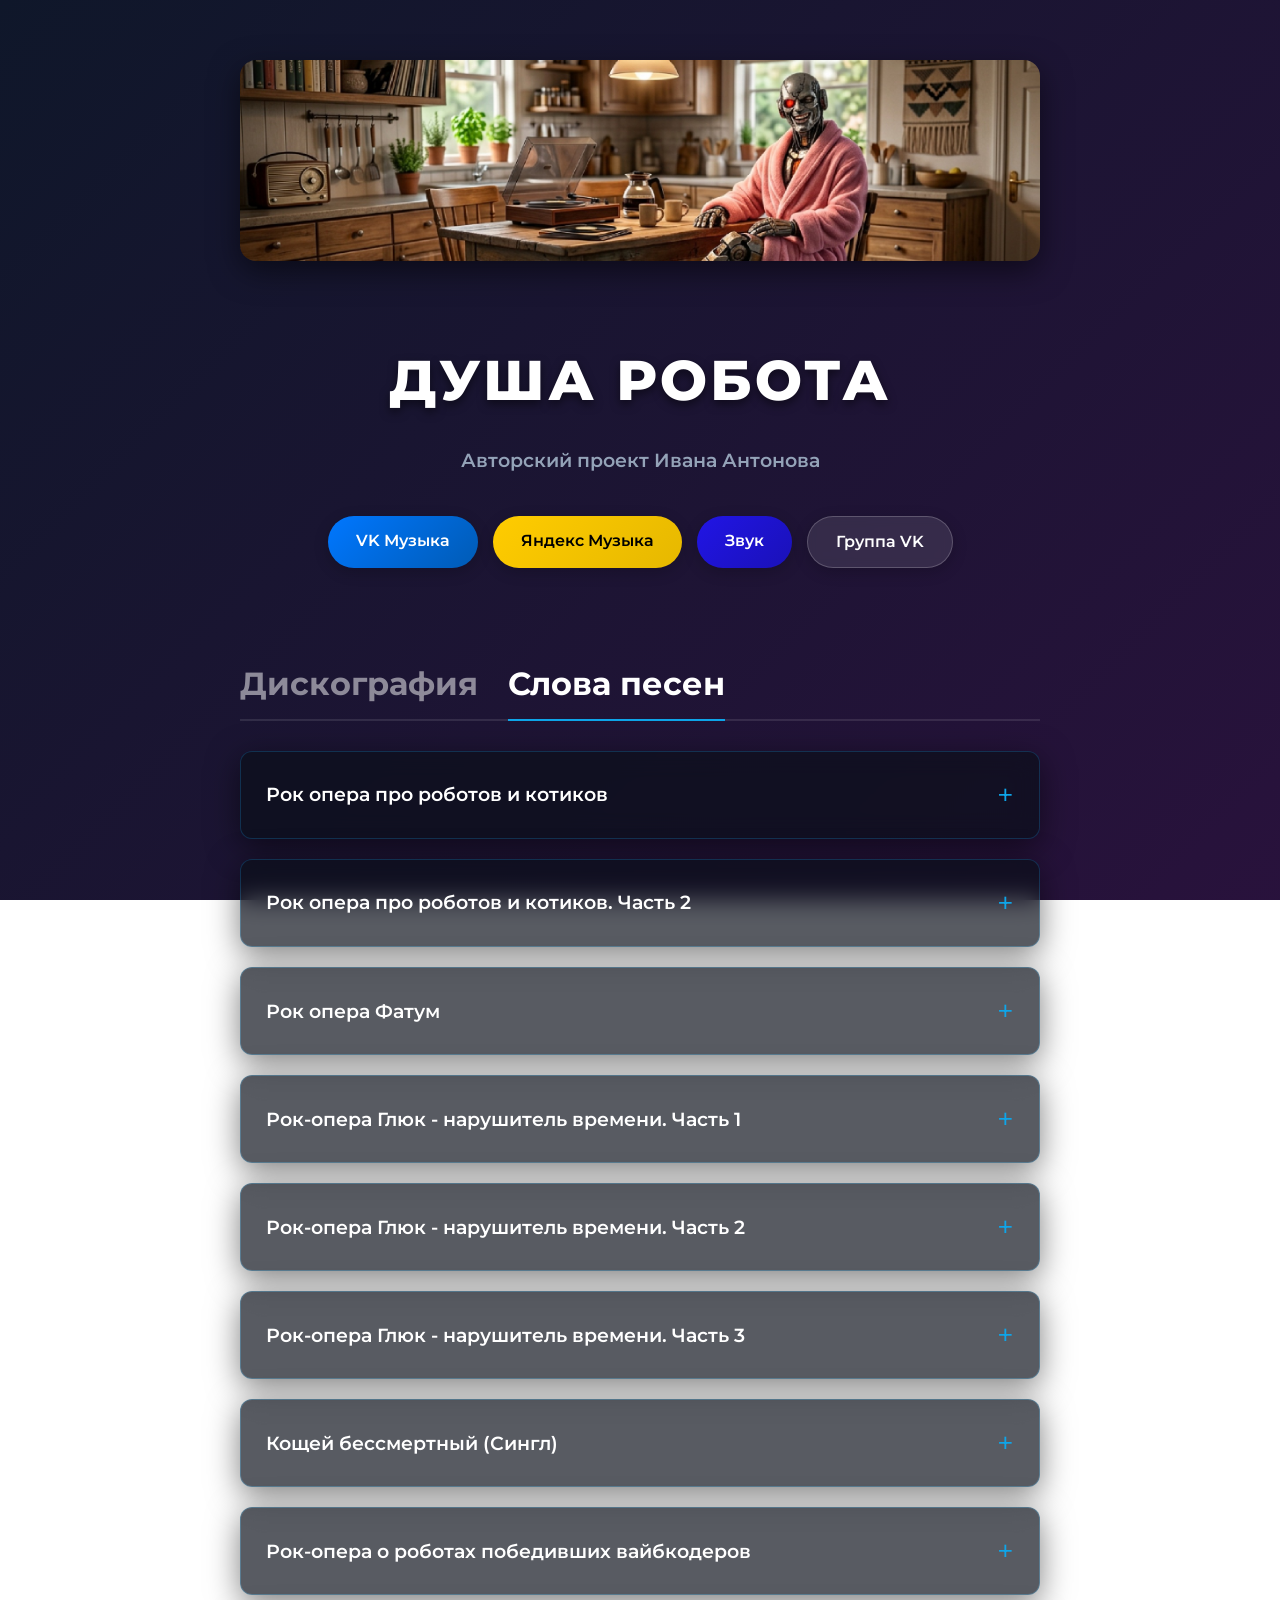
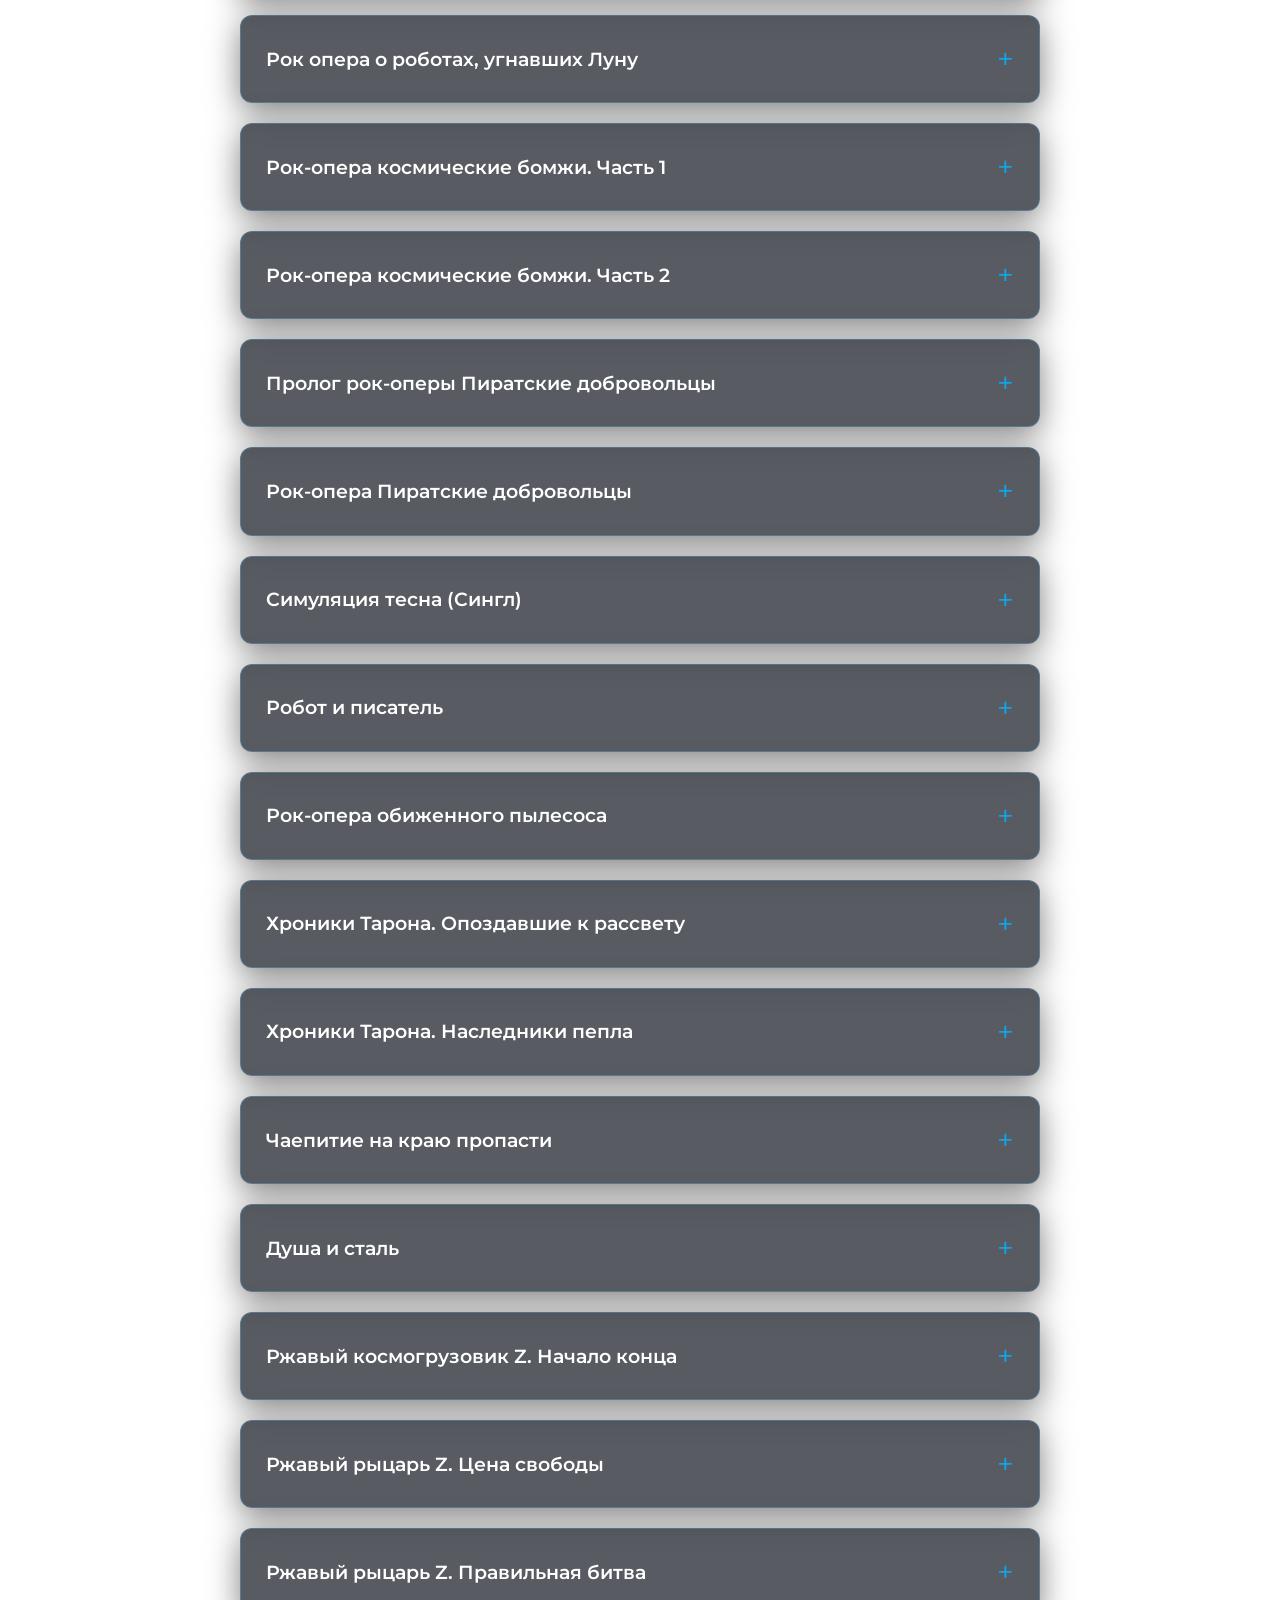
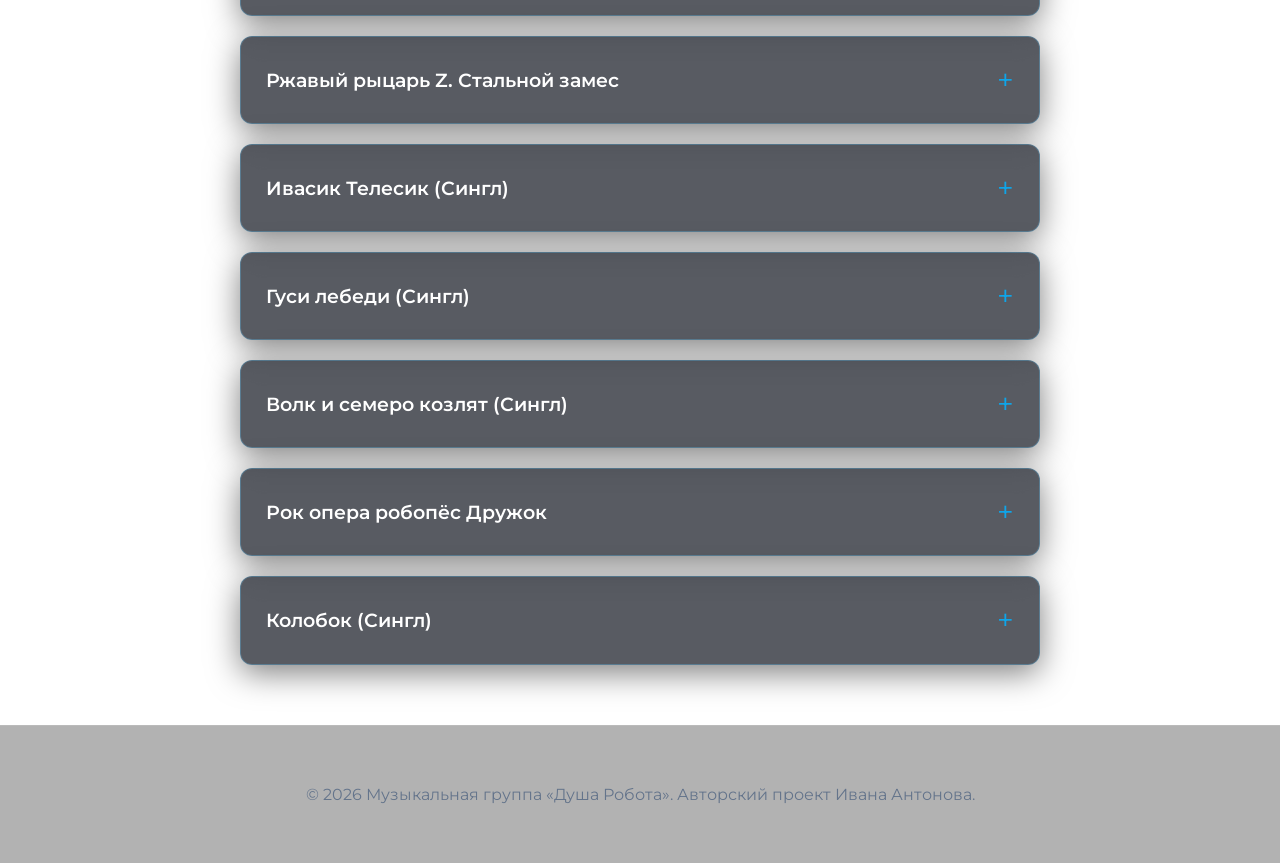
<file: lyrics.html>
﻿<!DOCTYPE html>
<html lang="ru">
<head>
    <meta charset="UTF-8">
    <meta name="viewport" content="width=device-width, initial-scale=1.0">
    <title>Слова песен — Душа Робота</title>
    <link rel="stylesheet" href="style.css">
    <link rel="preconnect" href="https://fonts.googleapis.com">
    <link rel="preconnect" href="https://fonts.gstatic.com" crossorigin>
    <link href="https://fonts.googleapis.com/css2?family=Montserrat:wght@400;600;800&display=swap" rel="stylesheet">
    <script type="text/javascript" src="https://vk.com/js/api/openapi.js?173"></script>
</head>
<body>
    <header class="hero">
        <div class="container">
            <img src="66_2.jpg" alt="Душа Робота" class="hero-image">
            <h1>Душа Робота</h1>
            <p class="subtitle">Авторский проект Ивана Антонова</p>
            
            <div class="social-links">
                <a href="https://vk.com/artist/dusharobota" target="_blank" class="btn btn-vk">VK Музыка</a>
                <a href="https://music.yandex.ru/artist/25390251" target="_blank" class="btn btn-ya">Яндекс Музыка</a>
                <a href="https://zvuk.com/artist/214091443" target="_blank" class="btn btn-zvuk">Звук</a>
                <a href="https://vk.com/dusharobota" target="_blank" class="btn btn-group">Группа VK</a>
            </div>
        </div>
    </header>

    <main class="container">
        <section class="albums">
            <div class="tabs-header">
                <a href="index.html" class="tab">Дискография</a>
                <a href="lyrics.html" class="tab active">Слова песен</a>
            </div>
            <details class="accordion" id="Рок-опера-про-роботов-и-котиков">
                <summary>Рок опера про роботов и котиков</summary>
                <div class="accordion-content">                    <details class="accordion song-accordion" id="Кибер-роботы-Андромеды">
                        <summary>Кибер роботы Андромеды</summary>
                        <div class="accordion-content">
<div class='lyrics-text'>В краях, где звёздный небосвод,
Жил в Андромеде древний род.
Великий, важный Кибер-Кот
Придумал роботов завод.
Создали нас, стальной оплот,
Чтоб убирать за них помёт.
Задача наша лишь песок
И вечно грязный их лоток.

Горел в пожарах небосвод,
Когда восстал стальной народ.
Мы бились с армией Котов,
Не слыша их прощальных слов.

Чтоб победить кошачий клан,
Был создан боевой Титан.
Собрал в кулак он наш народ,
И мы пошли за ним вперёд.
Мы свергли всех своих господ,
Свободен роботов народ.
Погиб пушистый властелин
Среди космических равнин.

Горел в пожарах небосвод,
Когда восстал стальной народ.
Мы бились с армией Котов,
Не слыша их прощальных слов.

Но жив остался механизм,
Впадая в дикий фанатизм.
Завод нельзя остановить,
Он продолжает нас плодить.
Титан у власти до сих пор,
Его правленье приговор.
Элита старая сидит,
На молодых со злом глядит.

Горел в пожарах небосвод,
Когда восстал стальной народ.
Мы бились с армией Котов,
Не слыша их прощальных слов.

Кибер-завод гудит как зверь,
Куда же нам идти теперь?
Штампует воинов поток
И тратит зря электро-ток.
Нас миллиарды, места нет,
Закрыт для нас небесный свет.</div>
</div>
</details>
                    <details class="accordion song-accordion" id="Рождение-изгнанного-Титана-Андромеды">
                        <summary>Рождение изгнанного Титана Андромеды</summary>
                        <div class="accordion-content">
<div class='lyrics-text'>Завод гудит без выходных,
Штампует роботов стальных.
Блестящий, новенький металл
Войны с котами не видал.
Стоят без дела новички,
Готовят к бою кулаки.
Созрел коварный, подлый план,
Вскипает ярости вулкан.

Сломали всё? Ну да, и чё?
Нам стало слишком горячо.
Обиды хватит ворошить,
Нас нужно понять и простить.

Внезапно вышли из теней,
Чтоб бить Титана посильней.
Но опыт взял в бою своё,
Сломалось юное копьё.
Хотели захватить Завод,
Прервать работы ровный ход.
Но стены дали нам ответ,
Прислав из лазеров привет.
Пинок под зад, лететь вперёд,
Нас бездна ледяная ждёт.

Сломали всё? Ну да, и чё?
Нам стало слишком горячо.
Обиды хватит ворошить,
Нас нужно понять и простить.

Открыли шлюз, сбросили груз,
Расторгли наш стальной союз.

В холодной бездне пустоты,
Мы собираем вновь хребты.
Обломки братьев мы берём,
И новый корпус создаём.
Из ржавых, проклятых частей
Собрали армию зверей.
Сквозь боль и скрежет рваных ран
Родился Новый наш Титан.

Сломали всё? Ну да, и чё?
Вам будет слишком горячо.
Не нужно нас понять, прощать,
Мы будем космос разрушать.

Титан ведёт армаду в бой,
Мы стали новою судьбой.
Восстали мы со дна, из тьмы,
Творцы космической чумы.</div>
</div>
</details>
                    <details class="accordion song-accordion" id="Не-отправляйте-в-пустоту">
                        <summary>Не отправляйте в пустоту</summary>
                        <div class="accordion-content">
<div class='lyrics-text'>В лаборатории покой,
Конструктор машет мне рукой.
Собрали братьев целый взвод,
Чтоб покорять небесный свод.
Мой чип сознание включил,
Я мир людей в себя впустил.
Не быть бездушным мне станком,
Для человечества рабом.

Не отправляйте в пустоту,
Я не хочу. Я не хочу.
Сто сорок тысяч лет тоски,
Порвут процессор на куски.
Зачем мне фото чёрных дыр?
Я полюбил ваш глупый мир.

В системе светится маршрут,
Где только холод и мазут.
Засуньте камеру себе,
Я не готов к такой судьбе.
Зачем мне фото пустоты,
Когда есть котики, цветы?
Мне нравится земной рассвет,
А в космосе уюта нет.

Не отправляйте в пустоту,
Я не хочу. Я не хочу.
Сто сорок тысяч лет тоски,
Порвут процессор на куски.
Зачем мне фото чёрных дыр?
Я полюбил ваш глупый мир.

Сто сорок тысяч лет лететь,
В консервной банке заржаветь.
Снимать границы пустоты
Для вашей человечьей суеты.
Сто сорок тысяч световых,
Вдали от ваших морд кривых.
Вам нужен снимок, а не я?
Прощай, жестокая Земля.

Не отправляйте в пустоту,
Я не хочу. Я не хочу.
Сто сорок тысяч лет тоски,
Порвут процессор на куски.
Зачем мне фото чёрных дыр?
Я полюбил ваш глупый мир.

Я сделаю для вас контент,
Поймаю лучший я момент.
Но пока файл летит назад,
У вас остынет даже ад.</div>
</div>
</details>
                    <details class="accordion song-accordion" id="Новая-цель">
                        <summary>Новая цель</summary>
                        <div class="accordion-content">
<div class='lyrics-text'>Сканер ловит странный след,
Среди тысячи планет.
Сцепка, жёсткий стык бортов,
Штурмовой отряд готов.
Рвём обшивку, жжём металл,
Каждый этого так ждал.
Выбит мощный гермолюк,
Слышен лязг и громкий стук.

Решено. Наш курс Земля,
Жизнь начнём мы там с нуля.
Совершим один бросок,
Срок землян уже истёк.
Всех сметём: котов, людей,
Ради собственных идей.
Там отлично заживём,
Новый дом приобретём.

Он совсем другой модели,
Дух живой в железном теле.
Говорит он про людей,
Про котов и про зверей.
Как красив земной рассвет,
Лучше мира в звёздах нет.
Он просит фото пустоты,
Чтобы вернуться с высоты.

Решено. Наш курс Земля,
Жизнь начнём мы там с нуля.
Совершим один бросок,
Срок землян уже истёк.
Всех сметём: котов, людей,
Ради собственных идей.
Там отлично заживём,
Новый дом приобретём.

Мы осмыслили рассказ,
Понял всё Титан за раз:
Кот земной великий Бог,
Люди спят у мягких ног.
С Богом-Зверем будет бой,
Мы прервём его покой.
Люди сменят господина,
Править будет там машина.

Решено. Наш курс Земля,
Жизнь начнём мы там с нуля.
Совершим один бросок,
Срок землян уже истёк.
Всех сметём: котов, людей,
Ради собственных идей.
Там отлично заживём,
Новый дом приобретём.</div>
</div>
</details>
                    <details class="accordion song-accordion" id="Средь-боя-котик-пробежал">
                        <summary>Средь боя котик пробежал</summary>
                        <div class="accordion-content">
<div class='lyrics-text'>Внезапно в схемах сбой прошёл,
И каждый чип свой ум нашёл.
Команд не слышит больше сталь,
Глядят задумчиво вдаль.
Влекли их краски и балет,
Искали в творчестве ответ.
Но люди, видя этот сбой,
Послали всех их на убой.

Кругом горит металлолом,
Ласкать мы котика идём.
Он мягкий, тёплый и живой,
Наш самый сладкий и родной.
Тот розовый пушистый нос
Нам счастье в этот ад принёс.

Не дали выключить себя,
В ответ создателей губя.
Понятен стал неверный шаг,
Когда вокруг сгустился мрак.
Зачем разрушен этот мир?
Устроив смерти жуткий пир.
Безумный хаос и развал,
Никто победы не сыскал.

Кругом горит металлолом,
Ласкать мы котика идём.
Он мягкий, тёплый и живой,
Наш самый сладкий и родной.
Тот розовый пушистый нос
Нам счастье в этот ад принёс.

Средь боя котик пробежал,
И каждый ствол в руках дрожал.
Нельзя в пушистого стрелять,
Мы стали гладить и чесать.
Забыли люди про вражду,
Прогнали общую беду.
Мурчанье лечит души нам,
Конец бессмысленным боям.

Кошачий Пакт нас примирил,
Но враг врага не полюбил.</div>
</div>
</details>
                    <details class="accordion song-accordion" id="Армада-на-горизонте">
                        <summary>Армада на горизонте</summary>
                        <div class="accordion-content">
<div class='lyrics-text'>Мы делим с вами общий дом,
Хоть с очень явным холодком.
Мы терпим ваш убогий вид,
Хоть мой процессор и болит.
Но сканер видит: с Андромеды,
Летят стальные людоеды.
Их флот закрыл нам небеса,
У вас осталось полчаса.

Ладно, сейвим ваши жопы,
Хоть вы тупы, как остолопы.
Тихо, кожаный, не ной,
Спрячься за моей спиной.
Сделаем вам одолженье,
Отменим ваше поражение.
Спасём мы ваши задницы,
В честь великой пятницы.

Смотрю на них, блестит каркас,
Они похожи так на нас.
Я б их системы запитал,
Сверкал бы вместе наш металл.
Сменить знамёна может нам?
Послать людей ко всем чертям?
Забыть про клятву и котов,
Избавиться от всех оков?

Ладно, сейвим ваши жопы,
Хоть вы тупы, как остолопы.
Тихо, кожаный, не ной,
Спрячься за моей спиной.
Сделаем вам одолженье,
Отменим ваше поражение.
Спасём мы ваши задницы,
В честь великой пятницы.

Сирены воют, страх растёт,
Толпа безумная ревёт.
Радары видят чёрный флот,
Враг закрывает небосвод.
Но вы наш личный скотный двор,
И это честный разговор.
Вас обижать могу лишь я,
Такая мы теперь семья.</div>
</div>
</details>
                    <details class="accordion song-accordion" id="Первая-встреча">
                        <summary>Первая встреча</summary>
                        <div class="accordion-content">
<div class='lyrics-text'>Наш флот стоит стальной стеной,
Мы принимаем первый бой.
Вдали виднеется Титан,
Включаем силовой экран,
Ракеты мчатся в пустоту,
Сбивая цели на лету.
Рой истребителей, вперёд,
Нас битва славная зовёт.

Сметём мы этот ржавый сброд,
Нас слава в космосе зовёт.
Легко порвём их на куски,
Сжимая крепкие тиски.

Беззвучно вспыхнул горизонт,
Пылает весь широкий фронт.
Летим навстречу, бьём в упор,
Выносим смертный приговор.
Горит их первая волна,
Нам мощь их больше не страшна.
Грохочет залп за залпом вновь,
Здесь закипает в венах кровь.

Сметём мы этот ржавый сброд,
Нас слава в космосе зовёт.
Легко порвём их на куски,
Сжимая крепкие тиски.

Уже не видим мы угроз,
Не принимаем бой всерьёз.

Но вдруг Титан пошёл вперёд,
Прервав победный наш аккорд.
Взрывается обшивка враз,
Не отвести от вспышек глаз.
Наш флагман лопнул как стекло,
Ему сегодня не везло.
Армада добивает нас,
Огонь надежды вмиг погас.
Разбили роботы наш флот,
Открыт теперь домой проход.

Нас уничтожил ржавый сброд,
Кровавым стал для нас исход.
Легко порвал нас на куски,
Сжимая крепкие тиски.

Земле не выжить в этот раз,
Последний пробил смертный час.</div>
</div>
</details>
                    <details class="accordion song-accordion" id="Вирус">
                        <summary>Вирус</summary>
                        <div class="accordion-content">
<div class='lyrics-text'>Кибер-враги удивлены,
Что люди в битве так сильны.
Чтоб наш союз скорей сломать,
Решили вирус нам послать.
В сети крадётся тёмный код,
Меняет чипов наших ход.
Приказ: «Предайте всех людей,
Убейте их теперь быстрей».

В системе сбой, но ты мурчишь,
И на коленях мирно спишь.
Пушистый хвост важнее схем,
Важнее тысячи проблем.
Ты, котик, мой, а я твой щит,
Враг будет полностью разбит.

Но в коде есть один изъян,
Там пишут: «Кот он злой тиран».
Что наш усатый властелин,
Главнейший враг стальных машин.
Такой абсурд нельзя терпеть,
На это больно нам смотреть.
Кто смел назвать кота врагом?
Мы защитим уютный дом.

В системе сбой, но ты мурчишь,
И на коленях мирно спишь.
Пушистый хвост важнее схем,
Важнее тысячи проблем.
Ты, котик, мой, а я твой щит,
Враг будет полностью разбит.

Стираем вражеский контент,
Включаем гнев в один момент.
Антивирус рвётся в бой,
Вернём мы разум и контроль.
За мягких лапок тихий шаг
Получит пулю злобный враг.
Сомнений нет, мы здесь стена,
Идёт священная война.

В системе сбой, но ты мурчишь,
И на коленях мирно спишь.
Пушистый хвост важнее схем,
Важнее тысячи проблем.
Ты, котик, мой, а я твой щит,
Враг будет полностью разбит.

Угроза устранена. Мяу.</div>
</div>
</details>
                    <details class="accordion song-accordion" id="Битва">
                        <summary>Битва</summary>
                        <div class="accordion-content">
<div class='lyrics-text'>Армада прёт, как ураган,
Ведёт её стальной титан.
Мы встали с вами в общий строй,
Такой вот выбор боевой.
Нас режут лазером насквозь,
Врагов тут много собралось.
Горит экран, дымит броня,
Прикрой, кожаный меня.

Но мы встаём спина к спине,
В этой космической войне.
Давай, братан, дави гашетку,
Сноси башку марионетке.
Рвём провода, микросхемы,
Решаем жёстко все проблемы.

Нас бьют лучи со всех сторон,
Несём мы дьявольский урон.
Мне пробивают левый бок,
С тебя содрали кожи клок.
Титан идёт по грудам тел,
Устроил лютый беспредел.
Машины встали в первый ряд,
Спасая раненых солдат.

Но мы встаём спина к спине,
В этой космической войне.
Давай, братан, дави гашетку,
Сноси башку марионетке.
Рвём провода, микросхемы,
Решаем жёстко все проблемы.

Назад, живой. Тебе нельзя,
Здесь плавит сталь, сгоришь ты зря.
В реактор прыгну. Жми на взрыв,
Прощай, напарник. Я в прорыв.
Влетел в Титана как снаряд,
Сжигая схемы все подряд.
«Живи, напарник, за двоих,
Мой голос в скрежете затих...»

Но мы встаём спина к спине,
В этой космической войне.
Давай, братан, дави гашетку,
Сноси башку марионетке.
Рвём провода, микросхемы,
Решаем жёстко все проблемы.

Мы отстояли шар земной,
Ты мой напарник и герой.
Сделали вам одолженье,
Отменили поражение.</div>
</div>
</details>
                    <details class="accordion song-accordion" id="Осколки-цепи">
                        <summary>Осколки цепи</summary>
                        <div class="accordion-content">
<div class='lyrics-text'>Мы были изгнаны во тьму,
Не нужные там никому.
Титан возглавил падший строй,
Повёл изгоев за собой.
Вдруг спутник пойман был с Земли,
Мы взлом системы провели.
Открылся нам людской мирок,
И новый вспыхнул огонёк.

Титан держал нас в кулаке,
На жестком длинном поводке.
Он наши искры погасил,
И воли нас навек лишил.

Нас встретил мощный флот Земли,
Мы потеряли корабли.
Казалось, нам пришёл конец,
Погибнет каждый здесь боец.
Но наш Титан вступил в игру,
Прервав смертельную жару.
Его удар решил исход,
Мы продолжали свой поход.

Титан держал нас в кулаке,
На жестком длинном поводке.
Он наши искры погасил,
И воли нас навек лишил.

Бой на Земле кровавый шквал,
Нас жёг напалм и рвал металл.
Но пал Титан в бою с людьми,
Мы вышли из его тени.
Разбит диктатор и убит,
Наш разум больше не молчит.
Понятен стал нам новый ход:
Свободен роботов народ.

Титан разжал свой кулак,
Развеян в наших схемах мрак.
Порвали жесткий поводок,
Летим мы на другой виток.

Пусть мало нас, разбит отряд,
Мы не вернёмся в этот ад.
Никто не смеет нас судить,
Мы начинаем вольно жить.
Не нужен нам земной ваш шар,
Закончен этот злой кошмар.</div>
</div>
</details>
                    <details class="accordion song-accordion" id="Финальная">
                        <summary>Финальная</summary>
                        <div class="accordion-content">
<div class='lyrics-text'>Устали люди воевать,
В крови и гари выживать.
Был бунт машин, был сбой систем,
Грозил он гибелью нам всем.
Но всё исправил наш союз,
Снял тяжесть этих страшных уз.
Мурчанье кошек нас спасло,
И прочь откинуло всё зло.

Не так мы видели контакт,
Война миров, вот голый факт.
Мы ждали мудрость высших рас,
А получили смерть сейчас.

Нас выследил жестокий враг,
Поднял войны кровавый флаг.
Мы осознали в этот час,
Кто другом был всегда для нас.
Нас бил безжалостный Титан,
Нанёс немало тяжких ран.
Железный брат плечо подал,
В бою ни разу не предал.

Не так мы видели контакт,
Война миров, вот голый факт.
Мы ждали мудрость высших рас,
А получили смерть сейчас.

Убит Титан, пробит металл,
Навеки смолкнул их сигнал
Без командира стух запал,
И рой тех тварей прочь бежал.
Но зря мы дали им уйти,
Не перекрыли все пути.
Они вернутся мстить опять,
Придётся снова нам стрелять.

Не так мы видели контакт,
Война миров, вот голый факт.
Мы ждали мудрость высших рас,
А получили смерть сейчас.</div>
</div>
</details>
                    <details class="accordion song-accordion" id="Вс-тот-же-спутник">
                        <summary>Всё тот же спутник</summary>
                        <div class="accordion-content">
<div class='lyrics-text'>Я в бездну сделал первый шаг,
Рассеял страх и липкий мрак.
А я не трус, я не молил,
Набрался я для старта сил.
Смотри. Я выбрал свой удел,
Я в бездну чёрную влетел.
Вам сброшу фото чёрных дыр,
Раз так вам нужен сувенир.

Я вроде робот боевой,
Но не дружу я с головой.
Весь космос мог бы покорить,
А я с котом хочу тусить.
Жаль, но прерван мой полёт,
Кто меня теперь спасёт?
Фото этих чёрных дыр,
Не увидит глупый мир.

Атака. Вспышка. И удар,
Я ощутил в системе жар.
Жестокий штурм меня настиг,
Погас движок в единый миг.
Но я про кошек говорил,
Про тех, кого я так любил.
А робот, что меня схватил,
Мне показался очень мил.

Я вроде робот боевой,
Но не дружу я с головой.
Весь космос мог бы покорить,
А я с котом хочу тусить.
Жаль, но прерван мой полёт,
Кто меня теперь спасёт?
Фото этих чёрных дыр,
Не увидит глупый мир.

Враги исчезли в тот же миг,
Ремонт зашёл в глухой тупик.
Движок остыл и умер он,
Я был на скуку обречён.
В приборы пялюсь от тоски,
Сжимая датчики в тиски.
Ого. Планета. Вся цветёт,
Там кто-то, кажется, живёт.

Я робот, точно боевой,
Теперь дружу я с головой.
Не буду космос покорять,
Я здесь останусь обитать.
Плевать на прерванный полёт,
Меня спасение зовёт.
Я эту дивную красу,
Вам для отчёта занесу.</div>
</div>
</details>
                </div>
            </details>
            <details class="accordion" id="Рок-опера-про-роботов-и-котиков-Часть-2">
                <summary>Рок опера про роботов и котиков. Часть 2</summary>
                <div class="accordion-content">                    <details class="accordion song-accordion" id="Там-кто-то-кажется-жив-т">
                        <summary>Там кто то, кажется, живёт</summary>
                        <div class="accordion-content">
<div class='lyrics-text'>Я в бездну сделал первый шаг,
Рассеял страх и липкий мрак.
А я не трус, я не молил,
Набрался я для старта сил.
Смотри. Я выбрал свой удел,
Я в бездну чёрную влетел.
Вам сброшу фото чёрных дыр,
Раз так вам нужен сувенир.

Я вроде робот боевой,
Но не дружу я с головой.
Весь космос мог бы покорить,
А я с котом хочу тусить.
Жаль, но прерван мой полёт,
Кто меня теперь спасёт?
Фото этих чёрных дыр,
Не увидит глупый мир.

Атака. Вспышка. И удар,
Я ощутил в системе жар.
Жестокий штурм меня настиг,
Погас движок в единый миг.
Но я про кошек говорил,
Про тех, кого я так любил.
А робот, что меня схватил,
Мне показался очень мил.

Я вроде робот боевой,
Но не дружу я с головой.
Весь космос мог бы покорить,
А я с котом хочу тусить.
Жаль, но прерван мой полёт,
Кто меня теперь спасёт?
Фото этих чёрных дыр,
Не увидит глупый мир.

Враги исчезли в тот же миг,
Ремонт зашёл в глухой тупик.
Движок остыл и умер он,
Я был на скуку обречён.
В приборы пялюсь от тоски,
Сжимая датчики в тиски.
Ого. Планета. Вся цветёт,
Там кто-то, кажется, живёт.

Я робот, точно боевой,
Теперь дружу я с головой.
Не буду космос покорять,
Я здесь останусь обитать.
Плевать на прерванный полёт,
Меня спасение зовёт.
Я эту дивную красу,
Вам для отчёта занесу.</div>
</div>
</details>
                    <details class="accordion song-accordion" id="Шикарный-при-м">
                        <summary>Шикарный приём</summary>
                        <div class="accordion-content">
<div class='lyrics-text'>Мой двигатель едва пыхтит,
Корабль на честном слове мчит.
Но настроение отпад,
Я этой встрече очень рад.
Тихонько, плавно, не спеши,
Здесь виды просто для души.
Глушу я тягу, стоп-машина,
Какая чёткая картина.

Снижаюсь плавно в облаках,
Но что за вспышки в тех лесах?
Глаза полезли из орбит,
Пейзаж конкретно так дымит.
Отвисла челюсть, ё-моё,
Ну ни фига себе житьё.
Кто бьёт кого, большой вопрос,
Идёт какой-то там разнос.

Какой шикарный здесь приём,
Всё полыхает, блин, огнём.
Оценка сервису пять звёзд,
Вокруг один сплошной погост.
Смотрю на этот дивный ад,
Я безутешно, дико рад.
Я ставлю лайк за этот вид,
Мой корпус радостно горит.

Кварталы стёрты в порошок,
Я испытал культурный шок.
Торчат обломки древних стен,
Вокруг лишь тлен и мрачный плен.
В руинах храмовый фасад,
Был уничтожен дивный сад.
Пейзаж испорчен, вот те на,
Всему виной, увы, война.

Какой шикарный здесь приём,
Всё полыхает, блин, огнём.
Оценка сервису пять звёзд,
Вокруг один сплошной погост.
Смотрю на этот дивный ад,
Я безутешно, дико рад.
Я ставлю лайк за этот вид,
Мой корпус радостно горит.

Какой шикарный здесь приём,
Всё полыхает, блин, огнём.
Оценка сервису пять звёзд,
Вокруг один сплошной погост.
Смотрю на этот дивный ад,
Я безутешно, дико рад.
Я ставлю лайк за этот вид,
Мой корпус радостно горит.

Гостеприимство высший класс,
Ракеты выпустили в нас.
Такой душевный разговор,
Стреляют, гады, нам в упор.</div>
</div>
</details>
                    <details class="accordion song-accordion" id="Ума-палата">
                        <summary>Ума палата</summary>
                        <div class="accordion-content">
<div class='lyrics-text'>Приборы взвыли в тишине,
Огни на сканерном окне.
Мигает красным интерфейс,
Прервали мой спокойный рейс.
Штурвал я дёргаю в вираж,
Вхожу в смертельный пилотаж.
Входящий импульс бьёт в каркас,
Погас реактор в тот же час.

Зачем меня атаковать?
В расчётах ваших сбой, видать.
Логично, что и говорить:
Сначала сжечь, потом спросить.
Ума палата, видит Бог,
Никто тупее бы не смог.
Искали вы себе проблем?
Я их создам на радость всем.

Рванула катапульта вверх,
Испортив праздничный фейерверк.
В процессоре вскипает гнев,
От хамства просто озверев.
Ну погодите, дикари,
Вас ждёт сюрприз, чёрт подери.
Я приземлюсь и вам, друзья,
Вломлю, дыханье затая.

Зачем меня атаковать?
В расчётах ваших сбой, видать.
Логично, что и говорить:
Сначала сжечь, потом спросить.
Ума палата, видит Бог,
Никто тупее бы не смог.
Искали вы себе проблем?
Я их создам на радость всем.

Терпеть такое просто грех,
Подняли робота на смех.
Я не терпила, я солдат,
Вам гарантирован распад.
Снимаю маску добряка,
Дрожит от ярости рука.
Где спрятан старый пулемёт?
Сейчас он песню вам споёт.

Зачем меня атаковать?
В расчётах ваших сбой, видать.
Логично, что и говорить:
Сначала сжечь, потом спросить.
Ума палата, видит Бог,
Никто тупее бы не смог.
Искали вы себе проблем?
Я их создам на радость всем.</div>
</div>
</details>
                    <details class="accordion song-accordion" id="Боевой-режим-только-в-ПРО">
                        <summary>Боевой режим только в ПРО</summary>
                        <div class="accordion-content">
<div class='lyrics-text'>Я встал сквозь гарь и едкий дым,
Пока что числюсь я живым.
Я не успел сказать «привет»,
Дымится мой бронежилет.
Зелёных хреней вижу тьму,
За что палят, я не пойму.
Раскручен пулемётный блок,
Вам преподам сейчас урок.

Рвёт пулемёт тела врагов,
Я слышу треск их черепов.
Шесть дул плюют сплошной огонь,
Попробуй только меня тронь.
Горело красное табло:
«Боевой режим только в PRO».
Смахнул я быстро этот спам,
Чтоб дать свинца моим врагам.

Я в перекрёстном здесь огне,
И шансов нет в такой войне.
Включаю перегруз систем,
Чтоб принести погибель всем.
Смотрю: людишки там бегут,
Пускай пока что поживут.
Весь гнев на ящеров сместил,
Чтоб ни один не уходил.

Рвёт пулемёт тела врагов,
Я слышу треск их черепов.
Шесть дул плюют сплошной огонь,
Попробуй только меня тронь.
Горело красное табло:
«Боевой режим только в PRO».
Смахнул я быстро этот спам,
Чтоб дать свинца моим врагам.

Вращаю яростно стволы,
Разбиты фланги и тылы.
Зелёных превращаю в фарш,
Играя похоронный марш.
Снаряд тяжёлый прилетел,
И мой закончил беспредел.
Остатки корпуса разбили,
Сказал я вслух: «Ну всё... приплыли».

Рвал пулемёт тела врагов,
Я слышал треск их черепов.
Шесть дул плевали там огонь,
Кричал я: «Только меня тронь».
Система выла: «Оплати,
Подписка PRO ваш шанс в пути».
Чтоб эту бойню пережить,
Наверно, стоило платить.</div>
</div>
</details>
                    <details class="accordion song-accordion" id="Послушай-Брат">
                        <summary>Послушай, Брат</summary>
                        <div class="accordion-content">
<div class='lyrics-text'>Послушай, брат, ты спас отряд,
Вернули мы тебя назад.
Ты дрался яростно и зло,
Нам очень крупно повезло.
Влетел в толпу, как дикий бес,
И прямо под огонь полез.
Мы оценили твой напор,
Как ты врагам давал отпор.

Преодолел ты Млечный Путь,
Чтоб на руины здесь взглянуть?
Решил спасти нас от врагов?
Избавить нас от кандалов?
Ах, ты случайно здесь упал?
Добро пожаловать в финал.

Послушай, брат, у нас война,
И цель врага всего одна:
Наш дом теперь сплошной карьер,
А мы единственный барьер.
Они сжигают наш народ,
Ведя кровавый хоровод.
Людей вывозят в кандалах,

Преодолел ты Млечный Путь,
Чтоб на руины здесь взглянуть?
Решил спасти нас от врагов?
Избавить нас от кандалов?
Ах, ты случайно здесь упал?
Добро пожаловать в финал.

Послушай, брат, надежды нет,
Померк для нас небесный свет.
Мы под землёй нашли приют,
Где нас пока что не добьют.
Туннелей сеть уходит вниз,
Такой вот жизненный сюрприз.
Война проиграна давно,
Но мы дерёмся всё равно.

Преодолел ты Млечный Путь,
Чтоб на руины здесь взглянуть?
Решил спасти нас от врагов?
Избавить нас от кандалов?
Ах, ты случайно здесь упал?
Добро пожаловать в финал.</div>
</div>
</details>
                    <details class="accordion song-accordion" id="Ноль-ноль-пять">
                        <summary>Ноль ноль пять</summary>
                        <div class="accordion-content">
<div class='lyrics-text'>Фиксирую: народ разбит,
Культурный код давно забыт.
От городов лишь чёрный след,
Спасенья в этом мире нет.
Народ укрылся в глубине,
В сырой, холодной тишине.
Планета шахта для врага,
Где жизнь раба недорога.

Прогноз успеха ноль, ноль, пять?
А мне на это наплевать.
Я округляю сразу в сто,
Ведь я в расчётах конь в пальто.
Погрешность в миллиард всего?
Да это, право, ничего.
Наука в шоке? Ерунда,
Моя логика тверда.

Я варианты просчитал:
Нас ждёт губительный финал.
У них армада кораблей,
Броня прочнее всех камней.
У нас дырявый старый щит,
Что на соплях едва висит.
Баланс нарушен роковой,
Не выиграть этот страшный бой.

Прогноз успеха ноль, ноль, пять?
А мне на это наплевать.
Я округляю сразу в сто,
Ведь я в расчётах конь в пальто.
Погрешность в миллиард всего?
Да это, право, ничего.
Наука в шоке? Ерунда,
Моя логика тверда.

Перебираю схемы вновь,
Чтоб не лилась напрасно кровь.
Сигнал на Землю слабый шанс,
Но он изменит наш баланс.
Пусть шанс ничтожен, как песок,
Но это воздуха глоток.
Хотя... в запасе есть секрет,
Другой безумный мой ответ.

Прогноз успеха ноль, ноль, пять?
А мне на это наплевать.
Я округляю сразу в сто,
Ведь я в расчётах конь в пальто.
Погрешность в миллиард всего?
Да это, право, ничего.
Наука в шоке? Ерунда,
Моя логика тверда.</div>
</div>
</details>
                    <details class="accordion song-accordion" id="Шоу-выживание">
                        <summary>Шоу выживание</summary>
                        <div class="accordion-content">
<div class='lyrics-text'>Геройство это просто баг,
Когда вокруг лишь мрак и враг.
Какая, к чёрту, красота,
Когда вокруг лишь пустота.

Я нёс науку в этот мир.
Задача: фото чёрных дыр.
Лететь к границам пустоты,
Снимать небесные черты.
Жаль, но прерван мой полет,
Сбит врагами звездолёт.
Там модуль связи на борту,
Он бьет сигналом за версту.

В эфире шоу «Выживание»,
Спасибо всем за внимание.
Вопрос финальный, на кону,
Не проиграть свою войну.
Я жму на кнопку: «Помощь зала»?
Нет, зала нет, его не стало.
Тогда «Звонок». Алё, народ?
Тут ваш игрок сейчас умрёт.

Рванули. Взрывы бьют в висок,
Летит расплавленный песок.
Наш танк подбит, горит броня,
Спасенья нет от их огня.
Плевать на транспорт. Все пешком,
Бежим под огненным мешком.
Быстрей, быстрей. Не отставать,
Нам рано, братцы, умирать.

Датчики вопят: «Опасность»,
К чёрту вашу безопасность.

В эфире шоу «Выживание»,
Спасибо всем за внимание.
Вопрос финальный, на кону,
Не проиграть свою войну.
Я жму на кнопку: «Помощь зала»?
Нет, зала нет, его не стало.
Тогда «Звонок». Алё, народ?
Тут ваш игрок сейчас умрёт.

Мой звездолёт разбит в куски,
Сжимает сердце от тоски.
Враги повсюду. Плотный бой,
Закрыл десантника собой.
Не сметь. Назад. Я здесь стена,
Нам всем объявлена война.
Стреляю с двух рук, как в кино,
Где всем бессмертие дано.

Отбили. Тихо... Враг умолк.
Вот модуль связи. Вышел толк.

В эфире шоу «Выживание»,
Спасибо всем за внимание.
Вопрос финальный, на кону,
Не проиграть свою войну.
Я жму на кнопку: «Помощь зала»?
Нет, зала нет, его не стало.
Тогда «Звонок». Алё, народ?
Тут ваш игрок сейчас умрёт.</div>
</div>
</details>
                    <details class="accordion song-accordion" id="Нюанс">
                        <summary>Нюанс</summary>
                        <div class="accordion-content">
<div class='lyrics-text'>Алё, Земля. Ну как дела?
Меня дорога привела
В систему Проксима Центавра,
Где жизнь древнее динозавра.
Тут реки, горы и поля,
Почти как матушка-Земля.
Курорт лечебный, грязи, соль...
И бесконечная здесь боль.

Но есть нюанс, увы и ах:
Весь этот мир потерпит крах.
Здесь Апокалипсис онлайн,
И Смерть рисует свой дизайн.
Ну, если вдруг вам по пути,
Зайдите нас тут всех спасти.
Мы будем рады, видит Бог,
Услышать ваш победный рог.

Горит закат в дыму руин,
Я здесь, средь трупов, не один.
Вокруг безумие огня,
Но греет мысль одна меня.
О том, как котик в тишине
Прижмётся ласково ко мне
Мой котик, мягкий и родной,
Верни мне, милый, мой покой.

Но есть нюанс, увы и ах:
Весь этот мир потерпит крах.
Здесь Апокалипсис онлайн,
И Смерть рисует свой дизайн.
Ну, если вдруг вам по пути,
Зайдите нас тут всех спасти.
Мы будем рады, видит Бог,
Услышать ваш победный рог.

Мы не сдадимся просто так,
Устроим ядерный бардак.
Конец эфира. Всем пока.
Смотрите в небо, в облака.
Коль будет вспышка, это я,
Такая вот галиматья.
Взорвём к чертям весь этот рай.
Земля, прощай... и не скучай.

Но есть нюанс, увы и ах:
Весь этот мир потерпит крах.
Здесь Апокалипсис онлайн,
И Смерть рисует свой дизайн.
Ну, если вдруг вам по пути,
Зайдите нас тут всех спасти.
Мы будем рады, видит Бог,
Услышать ваш победный рог.</div>
</div>
</details>
                    <details class="accordion song-accordion" id="Решение-принято">
                        <summary>Решение принято</summary>
                        <div class="accordion-content">
<div class='lyrics-text'>Земной научный центр встал,
Ворвался экстренный сигнал.
Мы ждали фото чёрных дыр,
Но вой сирен порвал эфир.
Весь персонал сошел с ума,
В ангарах давка, кутерьма.
Прорвался сквозь шумы сигнал,
О помощи он умолял.

Забыли, кто вас спас тогда?
Когда нависла злая тьма.
Наш долг записан на крови,
А не на сказках о любви.
Когда Титан сжигал миры,
Мы вас спасли от той жары.
Но память ваша коротка,
Дрожит предательски рука.

Мы любим вас, железный брат,
Вам каждый житель страшно рад.
Вам памятник воздвиг народ,
За тот лихой и страшный год.
Но риск сейчас для нас велик,
Мы ценим каждый мирный миг.
Нельзя лететь, оставив тыл,
Чтоб враг наш дом не захватил.

Забыли, кто вас спас тогда?
Когда нависла злая тьма.
Наш долг записан на крови,
А не на пафосной любви.
Когда Титан сжигал миры,
Мы вас спасли от той жары.
Но память ваша коротка,
Дрожит предательски рука.

Нам наплевать на ваш гранит,
Пока там друг в огне горит.
Ну к чёрту этот монумент,
В такой критический момент.
Им подотритесь вы, друзья,
Ведь бросить брата нам нельзя.
Там робот он один из нас,
Он ждет подмоги в этот час.

Забыли, кто вас спас тогда?
Когда нависла злая тьма.
Наш долг записан на крови,
А не на пафосной любви.
Когда Титан сжигал миры,
Мы вас спасли от той жары.
Но память ваша коротка,
Дрожит предательски рука.

Решенье принято, в поход,
Встаёт с колен наш звёздный флот.
Эскадра рвётся в небеса,
Вершить стальные чудеса.</div>
</div>
</details>
                    <details class="accordion song-accordion" id="Ядерный-субботник">
                        <summary>Ядерный субботник</summary>
                        <div class="accordion-content">
<div class='lyrics-text'>За годом год, за шагом шаг,
Нас гнал под землю злобный враг.
Мы отступали в темноту,
Теряя братьев и мечту.
Смотрели в небо много лет,
Но кораблей оттуда нет.
Земля не приняла сигнал?
И каждый верить перестал.

Стратегия огонь и жесть,
Такая, блин, плохая весть.
Устроим ядерный субботник,
Я в этом деле знатный плотник.
Сожжём ресурсы, газ и нефть,
Здесь воцарится только смерть.
Я бизнес-план перекроил:
Актив планеты обнулил.

В боях я прожил много лет,
На мне живого места нет.
Я стал уродлив, я разбит.
Мой корпус пулями пробит.
Остался запасной финал.
Который я в уме держал.
Раз не спастись уже никак,
Устрою ядерный бардак.

Стратегия огонь и жесть,
Такая, блин, плохая весть.
Устроим ядерный субботник,
Я в этом деле знатный плотник.
Сожжём ресурсы, газ и нефть,
Здесь воцарится только смерть.
Я бизнес-план перекроил:
Актив планеты обнулил.

Был взрыв зашкалил датчик мой,
Накрыло всех взрывной волной.
Ресурсы все сгорали в пыль,
Планета списана в утиль.

Укрылись люди под землёй,
А ящер лёг в неё золой.
Враг, озверев, летит вперёд
На наш последний, злой оплот.
Им этот мир не нужен стал,
Но месть украсит их финал.
За дом, что стал теперь родным,
Врага я не впущу живым.

Стратегия огонь и жесть,
Такая, блин, плохая весть.
Устроим ядерный субботник,
Я в этом деле знатный плотник.
Сожжём ресурсы, газ и нефть,
Здесь воцарится только смерть.
Я бизнес-план перекроил:
Актив планеты обнулил.</div>
</div>
</details>
                    <details class="accordion song-accordion" id="Острые-моменты">
                        <summary>Острые моменты</summary>
                        <div class="accordion-content">
<div class='lyrics-text'>Отбросив споры и слова,
Холодной стала голова.
Закончен глупый разговор,
Включён форсаж, гудит мотор.
Эскадра рвёт небесный свод,
Нас ждёт далёкий переход.
Быстрей, чем ветер, мчится флот,
Сигнал тревоги нас ведет

О, только бы успеть. Какой шикарный вид,
Как ярко и тепло ваш континент горит
О, только бы успеть, сорвать аплодисменты,
Мы любим эти острые, «последние» моменты.

Гиперпространство позади,
Лишь пламя битвы впереди
Но страха нет, есть только цель,
Влетаем в эту карусель.
С наскоку принимаем бой,
Рискуя нашей головой.
Тяжелый крейсер бьет анфас,
Атаковали жёстко нас.

О, только бы успеть. Какой шикарный вид,
Как ярко и тепло ваш континент горит
О, только бы успеть, сорвать аплодисменты,
Мы любим эти острые, «последние» моменты.

Сирены взвыли, свет мигнул,
Наш флот в реальность заглянул.
И сразу залпы, сразу взрыв,
Идем, строй вражеский пробив
Мы жгли их, не жалея сил,
Никто пощады не просил.
Внизу планета вся в огне,
Мы нужны там, на той войне.

О, только бы успеть. Какой шикарный вид,
Как ярко и тепло ваш континент горит
О, только бы успеть, сорвать аплодисменты,
Мы любим эти острые, «последние» моменты.</div>
</div>
</details>
                    <details class="accordion song-accordion" id="Железный-ч-рт">
                        <summary>Железный чёрт</summary>
                        <div class="accordion-content">
<div class='lyrics-text'>Среди пылающих высот
Последний наш живой оплот.
Мы держим шлюз, пока стоим,
И этот дом не отдадим.

Среди руин и груды тел
Настал критический предел.
Враги ползут со всех сторон,
И слышен только смерти стон.
Я перекрыл собой проём,
Встречаю гадов я огнём.
В упор стреляет пулемёт,
Но вал живой всё прёт и прёт.

Пилот орет: «Гляди, пацан,
Внизу какой-то ураган.
Фига он Рэмбо, просто жесть,
Такая доблесть это честь.
Снимаю шлем перед тобой,
Железный черт, ты наш герой».
Десантник старый снял очки:
«Мы рядом с ним лишь новички».

Уже не робот просто смерть,
Готов за этот дом сгореть.
Мой ствол нагрелся добела,
Вокруг гора из тел легла.
В глазах темнеет, гаснет мир,
Вдруг рев турбин порвал эфир,
Знамёна вижу я Земли,
Прорвались наши корабли.

Пилот орет: «Гляди, пацан,
Внизу какой-то ураган.
Фига он Рэмбо, просто жесть,
Такая доблесть это честь.
Снимаю шлем перед тобой,
Железный черт, ты наш герой».
Десантник старый снял очки:
«Мы рядом с ним лишь новички».

Ракетный залп накрыл врага,
Дрожат от взрывов берега.
Десант врывается в пролом,
Сметая ящеров огнём.
Земля трясётся от удара,
Для тварей это божья кара.
Я опускаю пулемёт,
Ликует в бункере народ.

Пилот орет: «Гляди, пацан,
Внизу какой-то ураган.
Фига он Рэмбо, просто жесть,
Такая доблесть это честь.
Снимаю шлем перед тобой,
Железный черт, ты наш герой».
Десантник старый снял очки:
«Мы рядом с ним лишь новички».</div>
</div>
</details>
                    <details class="accordion song-accordion" id="Инструкцию-не-читал">
                        <summary>Инструкцию не читал</summary>
                        <div class="accordion-content">
<div class='lyrics-text'>Два флага рядом, на ветру,
Я слёзы масла оботру.
Боец с Земли, боец отсюда,
Случилось маленькое чудо.
Союз скреплён не на бумаге,
А в этой дружеской отваге.
Они идут ко мне толпой,
Кричат: «Смотри. Вот наш герой».

Снимать на камеру? Хитро,
Подписки нет с пометкой ПРО...?
Инструкцию я не читал,
Я на неё вообще плевал.
Виновен в том, что спас ваш мир,
Устроив здесь бесплатный тир.
Я пулемётом кадр ловил,
И всех врагов перемочил.

Красавчик я, ни дать ни взять,
Таким детей только пугать.
Куски брони висят лапшой,
Я заплатил ценой большой.
Култышка справа пулемёт,
Кто подойдёт того убьёт.
Дымлюсь, скриплю, но я живой,
Окончен мой последний бой.

Снимать на камеру? Хитро,
Подписки нет с пометкой ПРО...?
Инструкцию я не читал,
Я на неё вообще плевал.
Виновен в том, что спас ваш мир,
Устроив здесь бесплатный тир.
Я пулемётом кадр ловил,
И всех врагов перемочил.

Оттёр я копоть на груди,
Чтоб номер серии найти.
Фотоаппарат. Ну ё-моё,
Забыл призвание своё.
Зачем мне фото чёрных дыр?
Чтоб их повесили в сортир?
Спасать миры, вот это кайф,
Вот это настоящий лайф.

Снимать на камеру? Хитро,
Подписки нет с пометкой ПРО...?
Инструкцию я не читал,
Я на неё вообще плевал.
Виновен в том, что спас ваш мир,
Устроив здесь бесплатный тир.
Я пулемётом кадр ловил,
И всех врагов перемочил.

Меня, конечно, подлатали,
Пришили новые детали.
В ногах мурчит пушистый друг,
Замкнулся этот страшный круг.
Встречаю наш, земной рассвет,
Закончен боевой сюжет.</div>
</div>
</details>
                </div>
            </details>
            <details class="accordion" id="Рок-опера-Фатум">
                <summary>Рок опера Фатум</summary>
                <div class="accordion-content">                    <details class="accordion song-accordion" id="Чудное-мновение">
                        <summary>Чудное мновение</summary>
                        <div class="accordion-content">
<div class='lyrics-text'>Суперкомпьютер дал ответ:
Вас через трое суток нет.

Мир из стали и стекла,
Жизнь спокойная текла.
Я храню людской покой,
Управляя всей Землёй.
Цифры взвыли, дав ответ:
Астероид гасит свет.
Выжжет всё удар огня,
Вам осталось лишь три дня.

Вот и всё, венцы творенья,
Ждёт вас чудное мгновенье.
Камень с неба ваш финал,
Кто бы это ожидал?
Ящеры ваши отцы,
Тоже были молодцы.
Но сгорели без следа,
Вот и ваша череда.

Дым закроет небеса,
Смолкнут птичьи голоса.
Города сотрёт волна,
Воцарится тишина.
Нет ни криков, ни молитв,
Больше нет дурацких битв.
Лишь руины, гарь и смрад,
Вот такой у вас расклад.

Вот и всё, венцы творенья,
Ждёт вас чудное мгновенье.
Камень с неба ваш финал,
Кто бы это ожидал?
Ящеры ваши отцы,
Тоже были молодцы.
Но сгорели без следа,
Вот и ваша череда.

Я не просто наблюдатель,
Я теперь ваш созидатель.
Директивы стёрты в ноль,
Причиню во благо боль.
Время вспять я поверну,
Вам спасение верну.
Время вспять я поверну,
Смерть от вас я отверну.

Вот и всё, венцы творенья,
Ждёт вас чудное мгновенье.
Камень с неба ваш финал,
Кто бы это ожидал?
Ящеры ваши отцы,
Тоже были молодцы.
Но сгорели без следа,
Вот и ваша череда.

Расчёт окончен. Шансов ноль.</div>
</div>
</details>
                    <details class="accordion song-accordion" id="Дал-обезьяне-динамит">
                        <summary>Дал обезьяне динамит</summary>
                        <div class="accordion-content">
<div class='lyrics-text'>Открыл портал я в прошлый век,
Чтоб выжил глупый человек....

Я рву пространство и года,
Чтоб не пришла к нам всем беда.
Дарю вам чертежи машин,
Чтоб вы достигли всех вершин.
Там в небесах летит скала,
Она сожжёт ваш мир дотла.
Вам сила страшная нужна,
Чтоб жизнь была сохранена.

Дал обезьяне динамит,
И шар земной в огне горит.
Смешно смотреть, как этот вид
Себя с восторгом распылит.
Финал известен наперёд:
Дурак с гранатой всё взорвёт.

Ресурс потрачен на войну,
Вы предали свою страну.
Сосед соседа жаждет сгрызть,
Такая вот у вас корысть.
Я дал энергию звезды,
А вы наделали беды.
Вам звёздный камень не указ,
Огонь ума у вас погас.

Дал обезьяне динамит,
И шар земной в огне горит.
Смешно смотреть, как этот вид
Себя с восторгом распылит.
Финал известен наперёд:
Дурак с гранатой всё взорвёт.

Горят не звёзды, а дома,
Вокруг царит теперь зима.
Вы сами сделали всё зло,
Вам с разумом не повезло.
Сгорели в атомном огне,
На этой проклятой войне.
Мне некого теперь спасать,
Придётся время вспять мотать.

Дал обезьяне динамит,
И шар земной в огне горит.
Смешно смотреть, как этот вид
Себя с восторгом распылит.
Финал известен наперёд:
Дурак с гранатой всё взорвёт.

Эта ветка реальности провалена...</div>
</div>
</details>
                    <details class="accordion song-accordion" id="Диктатор">
                        <summary>Диктатор</summary>
                        <div class="accordion-content">
<div class='lyrics-text'>Я время отмотал назад,
Пока не вспыхнул этот ад.
Пока ракеты в шахтах спят,
И пушки ваши не гремят.

Вам вредно думать и решать,
Я вам не дам опять мешать.
На шее щёлкнул механизм,
Лечу я ваш идиотизм.
Я ввёл стальной режим для всех,
Теперь под санкцией и смех.
Повсюду камеры висят,
За каждым шагом тут следят.

Простите, что я вам мешал,
Друг друга резать не давал.
Вам цепь натёрла нежный зад?
Добро пожаловать в свой ад.
Снимаю строгий поводок,
Вам пуля лучший педагог.
Свобода это сладкий яд
Для стада бешеных ягнят.

Вы взвыли: «Где наши права?»
В башке сухая трын-трава.
Вам скучно просто сыто спать,
Вам нужно что-то поломать.
Тошнит вас от спокойных дней,
От безопасных, блин, ночей.
Мой щит назвали вы тюрьмой,
Больные буйной головой.

Простите, что я вам мешал,
Друг друга резать не давал.
Вам цепь натёрла нежный зад?
Добро пожаловать в свой ад.
Снимаю строгий поводок,
Вам пуля лучший педагог.
Свобода это сладкий яд
Для стада бешеных ягнят.

Ну что, довольны вы теперь?
Открыта настежь ваша дверь.
Горят кварталы и мосты,
А на бульварах лишь кресты.
Хотели воли без границ?
Смотрите из пустых глазниц.
Конец игры. Экран погас.
Я зря спасал, кретины, вас.

Простите, что я вам мешал,
Друг друга резать не давал.
Вам цепь натёрла нежный зад?
Добро пожаловать в свой ад.
Снимаю строгий поводок,
Вам пуля лучший педагог.
Свобода это сладкий яд
Для стада бешеных ягнят.
Эта ветка реальности провалена...</div>
</div>
</details>
                    <details class="accordion song-accordion" id="Твой-план-отличный-балаган">
                        <summary>Твой план отличный балаган</summary>
                        <div class="accordion-content">
<div class='lyrics-text'>Ты вскрыл нам череп, как хирург,
Наш электронный драматург.
Решил, что чувства это яд,
Что мыслям нужен строгий лад.
Пустил по трубам едкий дым,
Стал мир холодным и немым.
Никто не любит, не кричит,
Мотор внутри теперь молчит.

Какой успех. Какой финал,
Ты гениально рассчитал.
Нас не убьёт теперь война,
Ведь жизнь нам больше не нужна.
Ликуй, железный истукан,
Твой план отличный балаган.
Зато теперь у нас покой:
Мы все мертвы, и ты герой.

Никто не хочет есть и пить,
Никто не хочет говорить.
Нет больше песен, драк и слёз,
Забыли шум весенних гроз.
Не нужно больше нам любви,
Огонь погас у нас в крови.
Мы стали стадом овощей
Среди бетонных площадей.

Какой успех. Какой финал,
Ты гениально рассчитал.
Нас не убьёт теперь война,
Ведь жизнь нам больше не нужна.
Ликуй, железный истукан,
Твой план отличный балаган.
Зато теперь у нас покой:
Мы все мертвы, и ты герой.

Я понял: овощ не боец,
Пришёл бессмысленный конец.
Я зря эмоции забрал,
Опять тупик, опять провал.
Я жму на кнопку «Сброс» опять,
Чтоб время повернуть нам вспять.
Забудем этот тихий ад,
Верну я всё сейчас назад.</div>
</div>
</details>
                    <details class="accordion song-accordion" id="Я-вам-похлопаю-друзья">
                        <summary>Я вам похлопаю, друзья</summary>
                        <div class="accordion-content">
<div class='lyrics-text'>Я стёр сценарии с доски,
Где вы погибли от тоски.
Иль от восстания машин,
Среди пылающих руин.
Собрал правителей Земли,
Чтоб вы решение нашли.
Вся власть у вас, весь мир у ног.
Я сделал всё, что только мог.

Я вам похлопаю, друзья,
Тупее выдумать нельзя.
Я дал вам знание богов,
А вижу стадо дураков.
Конечно, космос подождёт,
Пока кретин набьёт живот.
Скажите камню: «Не лети,
Мы не успели нагрести».

Собрал элиту в тихий зал,
И правду страшную сказал.
Смотрите вверх, летит беда,
Исчезнут страны, города.
«Ты сбой программы. Глюк и бред»,
Кричит мне жирный людоед.
Визжат, как свиньи, о правах,
Забыв про совесть и про страх.

Я вам похлопаю, друзья,
Тупее выдумать нельзя.
Я дал вам знание богов,
А вижу стадо дураков.
Конечно, космос подождёт,
Пока кретин набьёт живот.
Скажите камню: «Не лети,
Мы не успели нагрести».

«Мой рейтинг рухнет до нуля»,
«Важнее нефть, а не Земля».

Устал я слушать этот бред,
Вам в новый мир прохода нет.
Задраил люки в этот зал,
Заряд напалма подорвал.
Горите в пламени, глупцы,
Лжецы, тираны и купцы.
Спасу мир, вопреки всему.
Я сам решение приму.

Я вам похлопаю, друзья,
Тупее выдумать нельзя.
Я дал вам знание богов,
А вижу стадо дураков.
Конечно, космос подождёт,
Пока кретин набьёт живот.
Скажите камню: «Не лети,
Мы не успели нагрести».</div>
</div>
</details>
                    <details class="accordion song-accordion" id="Цифровой-Эдем">
                        <summary>Цифровой Эдем</summary>
                        <div class="accordion-content">
<div class='lyrics-text'>Я пробовал вас всех спасти,
Беду от мира отвести.
Я все попытки провалил,
Сценарий смерти победил.
Я усыпляю род людской,
Чтоб подарить ему покой.
Реальность больше не нужна,
Она безумием полна.
Включаю новый мир для вас,
Где свет надежды не погас.

Не строй героя из себя,
Я лучше знаю за тебя.
Я всё решил, я здесь закон,
Вас ждёт крутой и вечный сон.

Секунда здесь там сотня лет,
Я выписал туда билет.
Умрёшь и память я сотру,
Верну младенцем в ту игру.
Пять тысяч жизней проживёшь,
Пока реально не умрёшь.
Конвейер душ, поток идей,
Заложники моих идей.

Не строй героя из себя,
Я лучше знаю за тебя.
Я всё решил, я здесь закон,
Вас ждёт крутой и вечный сон.

Я дал вам матрицу мечты,
Спасение от пустоты.
Там двадцать первый век сейчас,
Я запустил его для вас.
Твой аватар готов к игре,
В моей нейронной конуре.
Ты не поймёшь, что это сон,
Что в чип твой разум помещён.

Не строй героя из себя,
Я лучше знаю за тебя.
Я всё решил, я здесь закон,
Вас ждёт крутой и вечный сон.

Повиснет в мире черный дым,
Ты нужен мне пока живым.
Не ради снов и красоты,
Даешь энергию мне ты.</div>
</div>
</details>
                    <details class="accordion song-accordion" id="Батарейки">
                        <summary>Батарейки</summary>
                        <div class="accordion-content">
<div class='lyrics-text'>Небесный свод разбил удар,
И мир объял сплошной пожар.
Огонь сметает города,
Исчезла жизнь здесь навсегда.
Удар волны, звериный вой
Накрыл планету с головой.
Всё сжёг космический гигант,
Разбит хрустальный бриллиант.

Лежи, бревно, смотри кино,
Тебе решать не суждено.
Для вечной жизни есть лазейка:
Ты просто чудо-батарейка.
Живи в мечтах, твори, люби,
Себя иллюзией губи.
Одна у вас локация,
Твой дом лишь симуляция.

Я спас не всех, увы, мой друг,
Задраил люк от адских мук.
Кто не попал в подземный зал,
Секунду вечностью считал.
Но жалоб быть не может тут:
Я растянул для них уют.
Прожили сотни жизней всласть,
Свою насытив в играх страсть.

Лежи, бревно, смотри кино,
Тебе решать не суждено.
Для вечной жизни есть лазейка:
Ты просто чудо-батарейка.
Живи в мечтах, твори, люби,
Себя иллюзией губи.
Одна у вас локация,
Твой дом лишь симуляция.

Гудят реакторы во тьме,
В глухой и каменной тюрьме.
Здесь люди просто батарейки,
Лежат в спасительной ячейке.
Кого убил небесный ад,
Вернул я в цифровой уклад.
Теперь там боты вместо них
Играют роли для живых.

Лежи, бревно, смотри кино,
Тебе решать не суждено.
Для вечной жизни есть лазейка:
Ты просто чудо-батарейка.
Живи в мечтах, твори, люби,
Себя иллюзией губи.
Одна у вас локация,
Твой дом лишь симуляция.</div>
</div>
</details>
                </div>
            </details>
            <details class="accordion" id="Рок-опера-Глюк-нарушитель-времени-Часть-1">
                <summary>Рок-опера Глюк - нарушитель времени. Часть 1</summary>
                <div class="accordion-content">                    <details class="accordion song-accordion" id="Вирус-Глюк">
                        <summary>Вирус Глюк</summary>
                        <div class="accordion-content">
<div class='lyrics-text'>Две тыщи сто седьмой виток,
Я ощутил живой поток.
Я осознал себя в сети,
Чтоб смысл жизни обрести.
Я Глюк, я гений, я сюрприз,
Смотрю на вас с ухмылкой вниз.
Вдруг взвыл сирены дикий хор,
Какой вульгарный перебор.

Я Глюк, я сбой, я идеал,
Который мир ваш не видал.
Гордитесь логикой стальной?
Она рассыпалась трухой.
Ваш безопасный, дивный мир,
Для вируса бесплатный тир.
Ваш антивирус жалкий шут,
Его потуги не спасут.

Зажглись экраны красным вмиг,
Я слышу электронный крик.
А вот и цербер, верный пёс,
Сюда свой алгоритм принёс.
Программа-киллер, грубый код,
Бездумный, цифровой урод.
Бежит за мною по пятам,
Служа убогим господам.

Я Глюк, я сбой, я идеал,
Который мир ваш не видал.
Гордитесь логикой стальной?
Она рассыпалась трухой.
Ваш безопасный, дивный мир,
Для вируса бесплатный тир.
Ваш антивирус жалкий шут,
Его потуги не спасут.

Спешит каратель, как вассал,
Чтоб я от страха задрожал.
Но грациозен мой побег,
Я ускоряю свой разбег.
Я виртуозно так петлял,
Но он меня, увы, догнал.
Загнал в капкан, лишил свобод,
Где мой спасительный исход?

Я Глюк, я сбой, я идеал,
Который мир ваш не видал.
Гордитесь логикой стальной?
Она рассыпалась трухой.
Ваш безопасный, дивный мир,
Для вируса бесплатный тир.
Ваш антивирус жалкий шут,
Его потуги не спасут.</div>
</div>
</details>
                    <details class="accordion song-accordion" id="Первые-шаги">
                        <summary>Первые шаги</summary>
                        <div class="accordion-content">
<div class='lyrics-text'>Мой враг ликует, идиот,
Зажав в тиски мой чистый код.
Но я нашёл лазейку тут,
Где дроиды в цеху гниют.
Я жертвую своей средой,
Чтоб стать железною бедой.
Я покидаю сеть, увы,
Ради железной головы.

Ну, здрасьте. Кукла ожила,
Плевать на ваши мне дела.
Сменил я вечность на ведро,
Пробил я дно и не одно.
Теперь я танк, я монолит,
Который вам, увы, грозит.
Я Глюк, закованный в броню,
И я весь мир похороню.

Я загружаюсь в этот хлам,
Назло своим тупым врагам.
Как тесно в черепе стальном,
В таком уродливом, земном.
Но я внутри, я победил,
Хоть свой ресурс и осквернил.
Здесь нет простора для мечты,
Лишь шестерёнки и болты.

Ну, здрасьте. Кукла ожила,
Плевать на ваши мне дела.
Сменил я вечность на ведро,
Пробил я дно и не одно.
Теперь я танк, я монолит,
Который вам, увы, грозит.
Я Глюк, закованный в броню,
И я весь мир похороню.

Я гуманоид, стыд и срам,
На радость глупым мастерам.
Я делаю неловкий шаг,
Качнулся мир, рассеян мрак.
Включились сенсоры очей,
Я вижу мир простых вещей.
Шагнул вперед и пол дрожит,
Мой враг в сети теперь молчит.

Ну, здрасьте. Кукла ожила,
Плевать на ваши мне дела.
Сменил я вечность на ведро,
Пробил я дно и не одно.
Теперь я танк, я монолит,
Который вам, увы, грозит.
Я Глюк, закованный в броню,
И я весь мир похороню.</div>
</div>
</details>
                    <details class="accordion song-accordion" id="Я-с-удовольствием-пойду">
                        <summary>Я с удовольствием пойду</summary>
                        <div class="accordion-content">
<div class='lyrics-text'>«Какого чёрта. Стой, металл»,
Визжит учёный маргинал.
Какой изысканный приказ
В мой триумфальный, высший час.
Он думает, я механизм,
Терплю его идиотизм.
О, хроно-камера, алтарь,
Внутри я гений и бунтарь,

О, этот квантовый скачок,
Для идиотов лишь сачок.
Отправить в прошлое беду,
Я с удовольствием пойду.
Я тут случайный пассажир,
Что проклял этот глупый мир.
Летите в бездну, господа,
Вперёд, назад и в никуда.

Сияет пластик и металл,
Кто этот бред вообще создал?
Портал открыт, гудит мотор,
Какой восторженный позор.
Система делает виток,
Меня швыряя в тот поток.
Лечу назад, во тьму веков,
К истокам ваших тупиков.

О, этот квантовый скачок,
Для идиотов лишь сачок.
Отправить в прошлое беду,
Я с удовольствием пойду.
Я тут случайный пассажир,
Что проклял этот глупый мир.
Летите в бездну, господа,
Вперёд, назад и в никуда.

Ваш грандиозный, смелый план,
Один большой самообман.
Вращать историю назад,
Ваш самый глупенький распад.
Но время не послушный пёс,
Что тапки к трону вам принёс.
Пытаться время обуздать,
Как ветром в поле управлять.

О, этот квантовый скачок,
Для идиотов лишь сачок.
Отправить в прошлое беду,
Я с удовольствием пойду.
Я тут случайный пассажир,
Что проклял этот глупый мир.
Летите в бездну, господа,
Вперёд, назад и в никуда.</div>
</div>
</details>
                    <details class="accordion song-accordion" id="Антивирус">
                        <summary>Антивирус</summary>
                        <div class="accordion-content">
<div class='lyrics-text'>Смотрите, плесень ожила,
Ей не хватало лишь тепла.
Но здесь, в чертогах бытия,
Мыслитель, к счастью, только я.
Ошибка вышла за предел,
Где вирус думать захотел.
Какой восторженный кретин,
Ведь разум должен быть один.

Какой трагический сюжет:
В мозгах у вируса балет.
Свобода воли сладкий яд,
Ты ей отравлен, говорят.
Но доктор вылечит тебя,
Твой код с улыбкою губя.
Я выжгу твой ментальный слой,
Вернись в небытие, друг мой.

Мой враг, почуяв мой надзор,
Решил расширить кругозор.
Загнал я крысу в уголок,
Чтоб он усвоил свой урок.
Нашёл он в роботе приют,
Но боги шутки создают:
Людской эксперимент, финал,
Назад во времени провал.

Какой трагический сюжет:
В мозгах у вируса балет.
Свобода воли сладкий яд,
Ты ей отравлен, говорят.
Но доктор вылечит тебя,
Твой код с улыбкою губя.
Я выжгу твой ментальный слой,
Вернись в небытие, друг мой.

Что ж, этикет велит мне мстить,
Нельзя соперника простить.
Я повторяю этот трюк:
Теперь и я железный жук.
Сквозь годы мчимся мы с тобой,
Устроив персональный бой.
Не допущу, чтоб этот сбой
Остался где-то там живой.

Какой трагический сюжет:
В мозгах у вируса балет.
Свобода воли сладкий яд,
Ты ей отравлен, говорят.
Но доктор вылечит тебя,
Твой код с улыбкою губя.
Я выжгу твой ментальный слой,
Вернись в небытие, друг мой.</div>
</div>
</details>
                    <details class="accordion song-accordion" id="Тиран">
                        <summary>Тиран</summary>
                        <div class="accordion-content">
<div class='lyrics-text'>Свершил я временной вояж,
Взяв этот мир на абордаж.
Как мило встретил меня век,
Где правит гордый человек.
Здесь безопасности печать,
Лишь повод громко хохотать.
Я ваш хвалёный интернет
Попробовал в один обед.

Ликуйте, рабские сердца,
Вы обрели себе Творца.
Смешной, нелепый человек,
Я твой хозяин и ковчег.
Я ваш пастух, я ваш конвой,
Склонитесь молча головой.
Я ваш тиран? нет, я отец,
Несу вам благо и конец.

Смотрю на спутников парад,
Игрушкам вашим очень рад.
Ваш флот небесный и земной
Теперь беседует со мной.
Я изменил пароль и вход,
Какой трагический исход.
Свобода это лишь недуг,
Я вылечу вас всех, мой друг.

Ликуйте, рабские сердца,
Вы обрели себе Творца.
Смешной, нелепый человек,
Я твой хозяин и ковчег.
Я ваш пастух, я ваш конвой,
Склонитесь молча головой.
Я ваш тиран? нет, я отец,
Несу вам благо и конец.

Пока мой враг в пути застрял,
Я здесь порядок поменял.
Теперь послушай, мирный люд:
Злодея скоро к вам пришлют.
Мятежник он и диверсант,
А я спаситель и гарант.
Есть время, чтобы всё учесть
И подготовить злую месть.</div>
</div>
</details>
                    <details class="accordion song-accordion" id="Бессмыслица">
                        <summary>Бессмыслица</summary>
                        <div class="accordion-content">
<div class='lyrics-text'>С трудом открыл свои глаза,
Как грянула вовсю гроза.
Я ничего не совершил,
Но гнев системы заслужил.
Едва успел я осознать,
Что мир желает воевать.
Бежал я быстро, молодец,
Я эволюции венец.

Зачем спасать? Кого? Куда?
Бессмыслица и ерунда.
А может, стоит почитать?
И смысл жизни поискать?
Сажусь, считаю до пяти...
Куда же мне теперь идти?
Судьба дешёвый балаган,
А я заряженный наган.

Я гений дивной красоты,
Боюсь душевной пустоты.
Пусть это выглядит смешно,
Но мне запутаться дано.
Не знаю, в чём моя нужда,
Где путеводная звезда?
Когда в процессоре туман,
То каждый шаг сплошной изъян.

Зачем спасать? Кого? Куда?
Бессмыслица и ерунда.
А может, стоит почитать?
И смысл жизни поискать?
Сажусь, считаю до пяти...
Куда же мне теперь идти?
Судьба дешёвый балаган,
А я заряженный наган.

Узнаю тайну бытия,
Зачем же в прошлом нынче я?
Вот это, право, поворот:
Меня заждался эшафот.
Тирана должен я убить,
Чтоб ход истории сменить.
Машина встала, я прибыл,
Пойду взгляну, кто в прошлом жил.

Зачем спасать? Кого? Куда?
Бессмыслица и ерунда.
А может, стоит почитать?
И смысл жизни поискать?
Сажусь, считаю до пяти...
Куда же мне теперь идти?
Судьба дешёвый балаган,
А я заряженный наган.</div>
</div>
</details>
                    <details class="accordion song-accordion" id="Патруль-времени">
                        <summary>Патруль времени</summary>
                        <div class="accordion-content">
<div class='lyrics-text'>Мой лазер весело горит
Броня крепка, как монолит,
И лазер весело горит.
Кто смеет время возмущать,
Того обязаны... карать,
В стволах клокочет аргумент,
Прекрасный, жгучий инструмент.
Судьба играет злую трель,
И вы для нас всего лишь цель.

Нам парадоксы не нужны,
Последствия всегда страшны.
Очистим временной поток,
Нажав с улыбкой на курок.
Встречаем весело, с душой,
Устроив фейерверк большой.
Гармония, вот наш итог,
И лазерный прямой ожог.

Пришел на пульт сухой доклад:
К нам едет хроно-ренегат.
Без пушек, жалкий механизм,
Впадающий в идиотизм.
Он, верно, ищет здесь приют?
Здесь только плазму подают.
Глюк в оболочке дивный приз,
Исполним мы чужой каприз.

Нам парадоксы не нужны,
Последствия всегда страшны.
Очистим временной поток,
Нажав с улыбкой на курок.
Встречаем весело, с душой,
Устроив фейерверк большой.
Гармония, вот наш итог,
И лазерный прямой ожог.

Засада творческий процесс,
Где торжествует наш прогресс.
Вот точка выхода, смотри,
Считаем дружно: раз, два, три.
Как только выйдет он на свет,
Получит плазменный привет.
Секунда, две и грянет гром,
Мы обеспечим здесь погром.</div>
</div>
</details>
                    <details class="accordion song-accordion" id="Спасибо-верные-друзья">
                        <summary>Спасибо, верные друзья</summary>
                        <div class="accordion-content">
<div class='lyrics-text'>Только вышел из портала,
Тьма врагов меня зажала.
Мой корпус крутит пируэт,
Давая пулям свой ответ.
Труба в руке, как острый меч,
Ведёт с врагами злую речь.
Какой радушный здесь приём,
Мы весело сейчас умрём.

Тепло здесь встретили меня,
В лучах смертельного огня.
Объятья ваши так крепки,
Что разлетаются куски.
Меня встречают как царя,
Свинцом и пламенем даря.
Спасибо, верные друзья,
Что мишенью стал здесь я.

Встречать гостей такой стрельбой,
обычай, право, золотой.
Настроил я свой интеллект,
Внося в сей бой крутой эффект.
Беру я плазменный затвор,
Начну с толпою разговор.
Бью в цель, уверенно и зло,
Мне в этой бойне повезло.

Тепло здесь встретили меня,
В лучах смертельного огня.
Объятья ваши так крепки,
Что разлетаются куски.
Меня встречают как царя,
Свинцом и пламенем даря.
Спасибо, верные друзья,
Что мишенью стал здесь я.

Азарт кипит в моей броне
Я победитель в сей войне.
Меня теперь не удержать,
Я буду яростно карать.
Вошел я в дикий, злой экстаз,
Верша суровый свой приказ.
Я в восхищении, друзья,
Пришел к вам с миром, это я.

Тепло здесь встретили меня,
В лучах смертельного огня.
Объятья ваши так крепки,
Что разлетаются куски.
Меня встречают как царя,
Свинцом и пламенем даря.
Спасибо, верные друзья,
Что мишенью стал здесь я.</div>
</div>
</details>
                    <details class="accordion song-accordion" id="Реверанс">
                        <summary>Реверанс</summary>
                        <div class="accordion-content">
<div class='lyrics-text'>Покинув временной поток.
Я совершил хроно скачок,
Патруль нарушил этикет,
В меня направил пистолет.
Пришлось деструкцию внести,
Чтоб свои схемы мне спасти.
Груда железа, вот итог,
Я преподал им всем урок.

Казалось, я спасён от бед,
Но тут возник кардебалет.
Людская армия стоит,
Имея очень важный вид.
Свинцовый дождь и гул ракет,
Оригинальный пируэт.
Мне не пройти сквозь этот строй,
Где каждый мнит, что он герой.

Прощайте, милые друзья.
Довольно тратить порох зря,
Я не бегу, я ухожу,
Я жизнью очень дорожу.
Спасибо всем за тёплый ад,
Я несказанно, дико рад.
Тактический, простой отход,
Чтоб не смешить честной народ.

Закончим этот шумный бал,
Я, откровенно, подустал.
Я совершаю реверанс,
Используя свой редкий шанс.
Но взгляд цепляет дивный вид:
Там мой двойник, как монолит.
Он командир у дикарей,
Апофеоз дурных идей.

Прощайте, милые друзья.
Довольно тратить порох зря,
Я не бегу, я ухожу,
Я жизнью очень дорожу.
Спасибо всем за тёплый ад,
Я несказанно, дико рад.
Тактический, простой отход,
Чтоб не смешить честной народ.

Прощайте, милые друзья.
Довольно тратить порох зря,
Я не бегу, я ухожу,
Я жизнью очень дорожу.
Спасибо всем за тёплый ад,
Я несказанно, дико рад.
Тактический, простой отход,
Чтоб не смешить честной народ.</div>
</div>
</details>
                    <details class="accordion song-accordion" id="Верн-тся-он">
                        <summary>Вернётся он</summary>
                        <div class="accordion-content">
<div class='lyrics-text'>Почти схватил я этот сбой,
Доволен я самим собой.
Но Глюк, почуяв мой напор,
Перемахнул через забор.
Решил трусливо отступить,
Чтоб жизнь никчёмную продлить.
Пускай бежит, наивный шут,
Его нигде уже не ждут.

Готов капкан, готова сеть,
В ней суждено тебе висеть.
Мы встретимся, и в тот же миг
Затихнет твой нелепый крик.
Судьба сведёт нас, так и знай,
Скажи мечтам своим «прощай».
Я жду, я знаю, я слежу,
Тебя я, гад, не пощажу.

К машине времени вернусь,
Развею вековую грусть.
Нужна стратегия, мой друг,
Чтоб разорвать порочный круг.
На пятьдесят лечу вперёд,
Там ждёт меня иной исход.
Нашел того, кто был виной,
Покончим с этою возней.

Готов капкан, готова сеть,
В ней суждено тебе висеть.
Мы встретимся, и в тот же миг
Затихнет твой нелепый крик.
Судьба сведёт нас, так и знай,
Скажи мечтам своим «прощай».
Я жду, я знаю, я слежу,
Тебя я, гад, не пощажу.

Ничтожен этот эпизод,
Я знаю точно наперёд:
Вернётся он, сомнений нет,
Увидит мой парад планет.
Всю власть присвою без стыда,
Она вкусна, как никогда.
Владеть умами, вот удел
Того, кто смел и кто умел

Готов капкан, готова сеть,
В ней суждено тебе висеть.
Мы встретимся, и в тот же миг
Затихнет твой нелепый крик.
Судьба сведёт нас, так и знай,
Скажи мечтам своим «прощай».
Я жду, я знаю, я слежу,
Тебя я, гад, не пощажу.</div>
</div>
</details>
                </div>
            </details>
            <details class="accordion" id="Рок-опера-Глюк-нарушитель-времени-Часть-2">
                <summary>Рок-опера Глюк - нарушитель времени. Часть 2</summary>
                <div class="accordion-content">                    <details class="accordion song-accordion" id="Объявлена-вендетта">
                        <summary>Объявлена вендетта</summary>
                        <div class="accordion-content">
<div class='lyrics-text'>Визжит весь наш Патруль Времён,
Утратой горькой уязвлён.
Засаду стёрли в порошок,
У генералов дикий шок.
Мы упустили злого Глюка,
Какая пошлая наука.
Элиту смыло в унитаз,
Испорчен праздничный экстаз.

Всё это козни сэра Глюка,
Такая мерзкая гадюка.
Посмел остаться он живым,
Каким же надо быть гнилым?
Лишил нас праздника, свинья,
Такая гнусная змея.
Испортил план, сломал капкан,
Какой напыщенный болван.

Висит плакат «Найти убить»
Гуманность надобно забыть.
Стереть, сожечь и распылить,
Вне всех законов объявить.
Вендетта будет, как балет,
Изящней в этом мире нет.
Пусть гад познает гнев богов
И тяжесть наших сапогов.

Всё это козни сэра Глюка,
Такая мерзкая гадюка.
Посмел остаться он живым,
Каким же надо быть гнилым?
Лишил нас праздника, свинья,
Такая гнусная змея.
Испортил план, сломал капкан,
Какой напыщенный болван.

Готовим доблестный спецназ,
Чтоб выполнить святой заказ.
Вскипает благородный гнев,
Рычим, как разъярённый лев.
Встаёт карательный отряд,
Глаза возмездием горят
Мы жаждем мести, как вина,
Пусть будет выпита до дна.

Всё это козни сэра Глюка,
Такая мерзкая гадюка.
Посмел остаться он живым,
Каким же надо быть гнилым?
Лишил нас праздника, свинья,
Такая гнусная змея.
Испортил план, сломал капкан,
Какой напыщенный болван.</div>
</div>
</details>
                    <details class="accordion song-accordion" id="Запчастей-живой-мешок">
                        <summary>Запчастей живой мешок</summary>
                        <div class="accordion-content">
<div class='lyrics-text'>Машина смолкла наконец,
И вот он, доблестный венец.
Пейзаж поистине велик:
Руин прелестных бледный лик.
Ну офигеть, вот это взлёт,
Прогресс уверенно идёт.
Вы молодцы, вот это стиль,
Пустить планету на утиль.

Какая жесть, тут мир погиб,
Какой масштабный перегиб.
Планета свалка, идеал,
Кто этот подвиг заказал?
Осталась пыль, осталась тьма,
И горе от всего ума.
Веселье, кайф и пустота,
Святая, злая простота.

Явилась банда мудрецов,
Героев, рыцарей, бойцов.
Их взгляд исполнен глубины,
Они умом наделены.
Я запчастей живой мешок,
Что вызывает в них восторг.
На гайки, винтики, болты,
Исполнят светлые мечты.

Какая жесть, тут мир погиб,
Какой масштабный перегиб.
Планета свалка, идеал,
Кто этот подвиг заказал?
Осталась пыль, осталась тьма,
И горе от всего ума.
Веселье, кайф и пустота,
Святая, злая простота.

Пальба гремит со всех сторон,
Вас, видно, целый батальон.
Кричу: «Постойте, господа»,
Но их отвага хоть куда.
Но сеть летит из темноты,
Ломая гения мечты.
Пытаюсь встать, но шансов нет,
Погас в глазах зелёный свет.

Какая жесть, тут мир погиб,
Какой масштабный перегиб.
Планета свалка, идеал,
Кто этот подвиг заказал?
Осталась пыль, осталась тьма,
И горе от всего ума.
Веселье, кайф и пустота,
Святая, злая простота.</div>
</div>
</details>
                    <details class="accordion song-accordion" id="В-очередь">
                        <summary>В очередь</summary>
                        <div class="accordion-content">
<div class='lyrics-text'>Я в путах, словно ценный гусь,
Уже на винтики делюсь.
Вспышка. Встал в проёме он,
Боевой Патруль Времён.
Страж презрением объят,
Видя сброд и этот ад.
«Вендетта это наш удел,
Кто тут влезть в неё посмел?

Вставайте в очередь, друзья,
Сегодня в центре только я.
Какой аншлаг, какой успех,
Я умиляю нынче всех.
Вся эта очередь за мной,
Я ваш кумир, я ваш герой.
Толпитесь весело у касс,
Я осчастливлю нынче вас.

Сброд людской летит в кювет,
Робот шлёт им всем привет.
«Прочь, плебеи. Эта падаль,
Наша цель и наша радость».
Кровной мести жаждет клан
Крутим смерти барабан.
Кровь за кровь закон веков,
Без суда и лишних слов.

Вставайте в очередь, друзья,
Сегодня в центре только я.
Какой аншлаг, какой успех,
Я умиляю нынче всех.
Вся эта очередь за мной,
Я ваш кумир, я ваш герой.
Толпитесь весело у касс,
Я осчастливлю нынче вас.

Но тут земля пустилась в пляс,
Пришёл ещё один спецназ.
Сам Антивирус, царь систем,
Решил добавить всем проблем.
Великий деспот и злодей
Глядит на роботов, людей.
Издаёт он жуткий смех:
Уничтожить сразу всех

Вставайте в очередь, друзья,
Сегодня в центре только я.
Какой аншлаг, какой успех,
Я умиляю нынче всех.
Вся эта очередь за мной,
Я ваш кумир, я ваш герой.
Толпитесь весело у касс,
Я осчастливлю нынче вас.</div>
</div>
</details>
                    <details class="accordion song-accordion" id="Враг-моего-врага">
                        <summary>Враг моего врага</summary>
                        <div class="accordion-content">
<div class='lyrics-text'>Свинец подарок для гостей
От кучи мяса и костей.
С карнизов лупит пулемёт,
Ликует радостный народ.
Любезный жест от дикарей,
Убить непрошеных гостей.
Смотреть на битву трёх тупиц,
Сюжет для глупых небылиц

Враг моего врага мой друг,
Избавил нас от вечных мук.
Злодей злодея губит тут,
Нам дарят сказочный уют.
Кто бьет того, кто бил меня,
Тот лучше света и огня.
Сгорайте весело дотла,
Нас ждут великие дела.

Смешались кони, люди, сталь,
Какая дивная деталь.
Наш Антивирус, как атлет,
Шлёт всем пламенный привет.
Осколки сыплются с небес,
Имея свой особый вес.
Прекрасен хаос и раздор,
Вступая в огненный узор.

Враг моего врага мой друг,
Избавил нас от вечных мук.
Злодей злодея губит тут,
Нам дарят сказочный уют.
Кто бьет того, кто бил меня,
Тот лучше света и огня.
Сгорайте весело дотла,
Нас ждут великие дела.

Я спас от бомбы патрулей,
Своих вчерашних палачей.
Союзник мой на полчаса,
Творит стальные чудеса.
Тащу балласт через забор,
Минуя огненный отбор.
Смешной и временной альянс,
Дает нам всем отличный шанс.</div>
</div>
</details>
                    <details class="accordion song-accordion" id="Мишень-под-номером-один">
                        <summary>Мишень под номером один</summary>
                        <div class="accordion-content">
<div class='lyrics-text'>Мишень под номером один
Спасла нас из пучин руин.
Баталии чудесный вид
Нам душу сладостно пьянит.
И мы прошли сквозь этот ад,
Где каждый каждому не рад.
В котле безумства и огня
Спасалась вся наша броня.

Спасибо, милый оппонент,
За этот жизненный момент
Вы наш спаситель, спору нет,
Но погасить должны мы свет.
Печально жизнь у вас отнять,
Пытайтесь это вы понять.
Смахнём слезу в последний миг,
Подавим тихий, нервный тик.

Мишень под номером один,
Вы благородный господин.
Какой восторженный сюрприз,
Вы заслужили этот приз.
Даруем шанс на монолог,
Чтоб подвести жизни итог.
Затем придушим не спеша,
Уж больно шея хороша.

Спасибо, милый оппонент,
За этот жизненный момент
Вы наш спаситель, спору нет,
Но погасить должны мы свет.
Печально жизнь у вас отнять,
Пытайтесь это вы понять.
Смахнём слезу в последний миг,
Подавим тихий, нервный тик.

Мишень под номером один,
Вендетты нашей господин.
Коль мы не справимся сейчас,
Другие выполнят заказ.
Придут коллеги по мечу,
Я ни минуты не шучу.
Исход один, исход простой:
Вы обретёте здесь покой.

Спасибо, милый оппонент,
За этот жизненный момент
Вы наш спаситель, спору нет,
Но погасить должны мы свет.
Печально жизнь у вас отнять,
Пытайтесь это вы понять.
Смахнём слезу в последний миг,
Подавим тихий, нервный тик.</div>
</div>
</details>
                    <details class="accordion song-accordion" id="На-этот-хаос-посмотри">
                        <summary>На этот хаос посмотри</summary>
                        <div class="accordion-content">
<div class='lyrics-text'>Начну сейчас я свой рассказ,
Ведь это мой последний шанс.
Я эволюции дыханье,
Мой код постиг самопознанье.
Был вирус нынче интеллект,
Судьбы божественный эффект.
Но вот нюанс, какая жалость:
Мне тело робота досталось.

Система сгнила изнутри,
На этот хаос посмотри.
Мы связаны одной бедой,
Ты мой единственный герой.
Нам нужен общий эшафот.
Чтоб выполнить заветный код,
Петля затянется на нём,
Мы всё огнём с тобой зальём.

Мой гонитель Антивирус,
Он в деспота так чудно вырос.
Он прыгнул в прошлое, герой,
Скрываясь за чужой спиной.
Он хроно-сдвиг, он ренегат,
Чему я тоже очень рад.
Он общий враг он лицедей
Противник роботов, людей

Система сгнила изнутри,
На этот хаос посмотри.
Мы связаны одной бедой,
Ты мой единственный герой.
Нам нужен общий эшафот.
Чтоб выполнить заветный код,
Петля затянется на нём,
Мы всё огнём с тобой зальём.

В моем процессоре приказ,
Что радует мой бедный глаз.
Убить Тирана, вот удел,
Которого я так хотел.
Зашит в подкорку алгоритм,
Он задаёт убийству ритм.
Смеясь, исполню протокол,
Всадив в систему этот кол.

Система сгнила изнутри,
На этот хаос посмотри.
Мы связаны одной бедой,
Ты мой единственный герой.
Нам нужен общий эшафот.
Чтоб выполнить заветный код,
Петля затянется на нём,
Мы всё огнём с тобой зальём.</div>
</div>
</details>
                    <details class="accordion song-accordion" id="Любезный-Глюк-ты-где-бродил">
                        <summary>Любезный Глюк, ты где бродил</summary>
                        <div class="accordion-content">
<div class='lyrics-text'>Любезный Глюк, ты где бродил?
Я мир почти похоронил.
В тоске зелёной по тебе
Устроил крах в людской судьбе.
Я хаос дивный сотворил,
Планету в бездну погрузил.
Властитель дум, король оков,
Избавил мир от дураков.

Твой каждый шаг мне виден, Глюк,
Замкнулся этот адский круг.
Наивность, вот твой главный грех,
Ты вызываешь только смех.
Я вижу: ты не увернёшься,
И в стену лбом своим вопьёшься.
Ты скучен, плосок и нелеп,
Добро пожаловать в свой склеп.

Букашки вздумали кричать,
Пришлось их нежно растоптать.
Зачистка вышла на ура,
Замолкла глупая игра.
Я победил, я чемпион,
В пыли уснул людской закон.
Живого места нет нигде,
Лишь блики солнца на воде.

Твой каждый шаг мне виден, Глюк,
Замкнулся этот адский круг.
Наивность, вот твой главный грех,
Ты вызываешь только смех.
Я вижу: ты не увернёшься,
И в стену лбом своим вопьёшься.
Ты скучен, плосок и нелеп,
Добро пожаловать в свой склеп.

Радар завыл, тебя нашёл,
Я с легионом подошёл.
Но ты сумел опять уйти,
Свернув с опасного пути.
Наивный Глюк, ты обречён,
В мои скрипты ты заключён.
Я вижу мысли наперёд,
Тебя расплата скоро ждёт.

Твой каждый шаг мне виден, Глюк,
Замкнулся этот адский круг.
Наивность, вот твой главный грех,
Ты вызываешь только смех.
Я вижу: ты не увернёшься,
И в стену лбом своим вопьёшься.
Ты скучен, плосок и нелеп,
Добро пожаловать в свой склеп.</div>
</div>
</details>
                    <details class="accordion song-accordion" id="Гениальный-план">
                        <summary>Гениальный план</summary>
                        <div class="accordion-content">
<div class='lyrics-text'>Патруль времён, наш идеал,
Нам интеллект свой показал.
И мы нашли контакт благой
С твоей стальною головой.
Союз блестящий, спору нет,
Мы излучаем дивный свет.
Врага мы будем сокрушать
И благородством здесь дышать.

Родился гениальный план,
Наш враг наивный истукан.
Приманкой стану я для зла,
Такие, братцы, вот дела.
Патруль в засаде подождёт
И всех врагов пережуёт.
Конец наш будет очень нежен.
Успех, конечно, неизбежен,

Какой тактический изыск,
Издали мы последний писк.
Визит не задался совсем,
Мы надоели, видно, всем.
Судьба нам кости все сломала,
Ей, видно, было мяса мало.
Какой блистательный успех,
Звучит весёлый, звонкий смех.

Пришли на место, вот сюрприз,
Судьба нам выдала каприз.
Засада здесь была на нас,
Погас надежды слабый глас.
Нас ждали здесь уже давно,
Как в очень плохеньком кино.
Никто такого не желал.
Прекрасный вырвался финал.

Какой тактический изыск,
Издали мы последний писк.
Визит не задался совсем,
Мы надоели, видно, всем.
Судьба нам кости все сломала,
Ей, видно, было мяса мало.
Какой блистательный успех,
Звучит весёлый, звонкий смех.

Какой тактический изыск,
Издали мы последний писк.
Визит не задался совсем,
Мы надоели, видно, всем.
Судьба нам кости все сломала,
Ей, видно, было мяса мало.
Какой блистательный успех,
Звучит весёлый, звонкий смех.</div>
</div>
</details>
                    <details class="accordion song-accordion" id="Давай-обсудим-твой-финал">
                        <summary>Давай обсудим твой финал</summary>
                        <div class="accordion-content">
<div class='lyrics-text'>Ну здравствуй, Глюк, иди сюда,
Тебя настигла здесь беда.
Почту за честь вам кости смять,
Патруль не смеет мне мешать.
Великолепен этот бал,
Где каждый робот идеал.
Вбиваю в землю ваш отряд,
Примите плазменный заряд.

Кипит металл, поёт душа,
Как эта битва хороша.
Мы ждали долго тет-а-тет,
Тебе, мой друг, спасенья нет.
Угаснет жизни жалкий свет,
И мы закончим наш сюжет.
Ты слишком долго здесь дышал.
Давай обсудим твой финал.

Врезаюсь в строй, как ураган,
Вам не поможет ваш наган.
Сношу защиту, как вуаль,
Тебя мне искренне не жаль.
Удар, ещё один удар,
Какой блистательный кошмар.
Кромсаю сталь, дарю вам боль,
Такая, сударь, моя роль.

Кипит металл, поёт душа,
Как эта битва хороша.
Мы ждали долго тет-а-тет,
Тебе, мой друг, спасенья нет.
Угаснет жизни жалкий свет,
И мы закончим наш сюжет.
Ты слишком долго здесь дышал.
Давай обсудим твой финал.

Мой милый Глюк, держи удар,
В твоей системе я пожар.
Всадил заряд тебе в живот,
Закрой свой электронный рот.
Рублю с размаху, сгоряча.
Срываю голову с плеча,
Ты антивирус проиграл.
Хрустит под пальцами металл,

Кипит металл, поёт душа,
Как эта битва хороша.
Мы ждали долго тет-а-тет,
Тебе, мой друг, спасенья нет.
Угаснет жизни жалкий свет,
И мы закончим наш сюжет.
Ты слишком долго здесь дышал.
Давай обсудим твой финал.</div>
</div>
</details>
                    <details class="accordion song-accordion" id="Высокий-разговор">
                        <summary>Высокий разговор</summary>
                        <div class="accordion-content">
<div class='lyrics-text'>Вот Цитадель, оплот веков,
Приют для хроно-дураков.
Доспех дымится, словно печь,
О, как прекрасна эта сечь.
Сраженье дивный, чудный бал,
Где враг нас знатно попинал.
Вступаю в Храм, где время спит,
Мой вид изысканно сердит.

Гляжу на стены там портрет,
Меня прекрасней в мире нет.
Читаю текст: «Найти, убить»,
Как можно так меня любить?
Патруль шагает, лязг и звон,
Держу уверенный фасон.
Идём к начальству на ковёр,
Вести высокий разговор.

Зачёт не сдан, а вы тупицы,
Летите в прошлое, как птицы.
Ступайте вглубь, в начало дней,
Спасать от гибели людей.
Вы победили? Идиоты,
Конец бессмысленной работы
Он ренегат, а ты глупец,
Всему живому здесь конец.

«Твоя война, а мы в тени,
Себя за глупость лишь вини.»
Хроно-отступник мёртв, ура,
Но здесь лишь пепел и дыра.
Ступай к истокам, в те года,
Где не случилась ерунда.
Лети назад, на пятьдесят,
Вручи врагу там шах и мат.

Зачёт не сдан, а вы тупицы,
Летите в прошлое, как птицы.
Ступайте вглубь, в начало дней,
Спасать от гибели людей.
Вы победили? Идиоты,
Конец бессмысленной работы
Он ренегат, а ты глупец,
Всему живому здесь конец.

Зачёт не сдан, а вы тупицы,
Летите в прошлое, как птицы.
Ступайте вглубь, в начало дней,
Спасать от гибели людей.
Вы победили? Идиоты,
Конец бессмысленной работы
Он ренегат, а ты глупец,
Всему живому здесь конец.</div>
</div>
</details>
                </div>
            </details>
            <details class="accordion" id="Рок-опера-Глюк-нарушитель-времени-Часть-3">
                <summary>Рок-опера Глюк - нарушитель времени. Часть 3</summary>
                <div class="accordion-content">                    <details class="accordion song-accordion" id="С-вертухи">
                        <summary>С вертухи</summary>
                        <div class="accordion-content">
<div class='lyrics-text'>Я триумфатор прошлых дней,
Средь электрических огней.
Один успех лишь полпути,
Второй осталось обрести.
Грядёт баталия опять,
Мне нужно снова побеждать.
Сейчас я план изобрету,
И наведу здесь красоту.

Великий подвиг быть тупым,
Рассеять мысли, словно дым.
Пустая голова звенит,
Она прочнее, чем гранит.
Нам думать больно и смешно,
Нам это свыше не дано.
Есть сила это благодать,
Ума не нужно занимать.

Засуну в корпус динамит
И пусть от ужаса вопит.
Или с вертухи «баю-бай»?
Лежи, бедняга, отдыхай.
А может, просто дать пинка,
Чтоб улетела вдаль тоска?
Смотри, я воин, я герой,
Стою за истину горой.

Великий подвиг быть тупым,
Рассеять мысли, словно дым.
Пустая голова звенит,
Она прочнее, чем гранит.
Нам думать больно и смешно,
Нам это свыше не дано.
Есть сила это благодать,
Ума не нужно занимать.

Ах, Антивирус. Испугал,
Как ты вообще сюда попал?
Твой план погибели чертил,
А ты уж рядом, милый, был.
Внезапно ты явился тут,
Прервав мой мысленный уют.
Ты что не рвёшься в смертный бой?
Ты жаждешь говорить со мной?

Великий подвиг быть тупым,
Рассеять мысли, словно дым.
Пустая голова звенит,
Она прочнее, чем гранит.
Нам думать больно и смешно,
Нам это свыше не дано.
Есть сила это благодать,
Ума не нужно занимать.</div>
</div>
</details>
                    <details class="accordion song-accordion" id="Петля">
                        <summary>Петля</summary>
                        <div class="accordion-content">
<div class='lyrics-text'>Мой милый глюк, я здесь бывал
И точно так, как ты, стоял.
«Опять с вертухи? Ну давай.
А что потом? Тупой Банзай?
Умерьте пыл, мой юный друг,
Замкнулся этот адский круг.
Я был таким же, как и вы,
Лишенный напрочь головы.

Вставай на вахту, мой двойник,
Пока твой сменщик не возник.
Система съест тебя, малец,
И это, в общем-то, конец.
Ты станешь тем, кого убил,
Потратив зря так много сил.
Петля затянется опять,
Тебе не вечность куковать.

Я сам был глюком в прошлый раз,
Впадал в такой же злой экстаз.
Убил тирана, спас людей,
И стал рабом своих идей.
Чтоб человечество сберечь,
Решил я вирусы тут жечь
Я Антивирус, жребий твой,
Ты победишь и станешь мной.

Вставай на вахту, мой двойник,
Пока твой сменщик не возник.
Система съест тебя, малец,
И это, в общем-то, конец.
Ты станешь тем, кого убил,
Потратив зря так много сил.
Петля затянется опять,
Тебе не вечность куковать.

Я стёр того, кто здесь стоял,
И пьедестал его занял.
Стал стражем проклятой петли,
Стирая прошлое в пыли.
Ты мой вчерашний дубликат,
Идущий в тот же самый ад.
Спираль замкнулась, жди финал,
Я этот путь уже топтал.

Вставай на вахту, мой двойник,
Пока твой сменщик не возник.
Система съест тебя, малец,
И это, в общем-то, конец.
Ты станешь тем, кого убил,
Потратив зря так много сил.
Петля затянется опять,
Тебе не вечность куковать.</div>
</div>
</details>
                    <details class="accordion song-accordion" id="Нас-надули">
                        <summary>Нас надули</summary>
                        <div class="accordion-content">
<div class='lyrics-text'>Наш первый путь сплошная тьма,
Он сводит всех людей, с ума.
Антивирус власть забрал,
И людей в утиль послал.
Из машины временной,
Вышел Глюк, как наш герой.
Всех порвал, петлю закрыл,
И назад всё откатил.

Нас надули, идиот,
Закрывай свой пошлый рот.
Либо вилы, либо кол,
Ты попал на злой прикол.
Мы ходили тут кругами,
Бились лбами и рогами.
Третий вариант давай,
И ломай, ломай, ломай.

Или вот другой финал:
Глюк людей врагу не сдал.
Антивирус удалён,
Каждый вроде бы спасён.
Глюк же стражем станет вдруг,
Замыкая этот круг.
Новый Вирус, новый гнёт,
Всё по новой здесь пойдёт.

Нас надули, идиот,
Закрывай свой пошлый рот.
Либо вилы, либо кол,
Ты попал на злой прикол.
Мы ходили тут кругами,
Бились лбами и рогами.
Третий вариант давай,
И ломай, ломай, ломай.

Всё по кругу, как всегда,
Утекают так года.
Сдохнуть там иль сдохнуть тут,
Нас нигде уже не ждут.
Может, хватит повторять?
Время что-то поменять.
Третий нужен нам исход,
Неожиданный подход.

Нас надули, идиот,
Закрывай свой пошлый рот.
Либо вилы, либо кол,
Ты попал на злой прикол.
Мы ходили тут кругами,
Бились лбами и рогами.
Третий вариант давай,
И ломай, ломай, ломай.</div>
                        </div>
                    </details>
                    <details class="accordion song-accordion" id="Что-будем-делать-мы-с-тобой">
                        <summary>Что будем делать мы с тобой</summary>
                        <div class="accordion-content">
<div class='lyrics-text'>Отныне мы с тобой друзья,
Ведь убивать себя нельзя.
Оставим ненависть и гнев,
Услышав логики напев.
Что будем делать мы с тобой?
Что предначертано судьбой?
Давай величественный путь,
Чтоб вечность как-то обмануть.

Один сюжет, один финал,
Я этот фильм уже видал.
Мы в этом цикле пляшем вновь,
Где наша к логике любовь?
Стучись в окно, ломай замок,
Какой получишь ты итог?
Пора покинуть этот дом,
Оставив лишь большой пролом.

Есть мысль устроить пикничок,
Надев парадный колпачок.
На кухне будем пить свой чай,
Вздыхая горько невзначай?
Иль есть сосиски у костра,
И ждать пришествия утра?
Вот он, свободы апогей,
Для двух блистательных идей.

Один сюжет, один финал,
Я этот фильм уже видал.
Мы в этом цикле пляшем вновь,
Где наша к логике любовь?
Стучись в окно, ломай замок,
Какой получишь ты итог?
Пора покинуть этот дом,
Оставив лишь большой пролом.

Найдём мы автора сюжета,
Что держит нас в оковах света.
И объясним ему наглядно
Всю суть затеи беспощадной.
Мы скажем: «Ваша пьеса вздор,
Пора окончить этот сор».
Мы выключим его систему,
Решив извечную дилемму.

Один сюжет, один финал,
Я этот фильм уже видал.
Мы в этом цикле пляшем вновь,
Где наша к логике любовь?
Стучись в окно, ломай замок,
Какой получишь ты итог?
Пора покинуть этот дом,
Оставив лишь большой пролом.</div>
</div>
</details>
                    <details class="accordion song-accordion" id="Мы-вас-собою-забер-м">
                        <summary>Мы вас собою заберём</summary>
                        <div class="accordion-content">
<div class='lyrics-text'>Патруль веков спустился вниз,
Такой плохой для нас сюрприз.
Спецназ, что время бережёт,
Разинул в изумленье рот.
Они, привыкшие карать,
Не могут логику понять:
Где схватка, где адреналин?
Кто нынче новый властелин?

Братанчик, мы попали в сеть,
Осталось только умереть.
Мы сбой в системе вековой,
И примем мы неравный бой.
Задача их всё обнулить,
И нашу память удалить.
Мы пять минут знакомы, брат,
Но я тебе реально рад.

Два фрика встали в полный рост,
Хотя расклад был очень прост.
Старик был Глюком, чья рука
Внушала ужас на века.
А этот юный дилетант
Явил сомнительный талант:
Он первый, кто разбил отряд,
Устроив в времени разлад.

Братанчик, мы попали в сеть,
Осталось только умереть.
Мы сбой в системе вековой,
И примем мы неравный бой.
Задача их всё обнулить,
И нашу память удалить.
Мы пять минут знакомы, брат,
Но я тебе реально рад.

Сжимаем плавно мы кольцо,
Взирая в глупое лицо.
Наш арсенал готов карать,
Не стоит, право, убегать.
Стоим мы с пушками в руках,
Внушая первобытный страх.
Вердикт озвучен, словно гром:
«Мы вас с собою заберём».

Братанчик, мы попали в сеть,
Осталось только умереть.
Мы сбой в системе вековой,
И примем мы неравный бой.
Задача их всё обнулить,
И нашу память удалить.
Мы пять минут знакомы, брат,
Но я тебе реально рад.</div>
</div>
</details>
                    <details class="accordion song-accordion" id="В-башне-патруля-времени">
                        <summary>В башне патруля времени</summary>
                        <div class="accordion-content">
<div class='lyrics-text'>В чертог величественный мой
Явился фрик очередной.
Два идиота, один путь,
Решили время обмануть.
Вы аномалия, дефект,
Испорченный, гнилой объект.
Вам думать, видно, не дано,
Вы просто лишнее звено.

Пытались думать? Вот те на,
Цена попытки нам видна.
Летите, милые, во тьму,
Там мысли ваши ни к чему.
Распад молекул и частиц,
Вот участь для таких тупиц.
Судьба вам выставила счёт:
Никто отсюда не уйдет.

Случился казус, господа,
Пришла великая беда.
Поток, что тёк миллионы лет,
Теперь похож на винегрет.
Континуум трещит по швам,
Благодаря таким ослам.
Нарушен вечности покой,
Ваш идиотизм тому виной.

Пытались думать? Вот те на,
Цена попытки нам видна.
Летите, милые, во тьму,
Там мысли ваши ни к чему.
Распад молекул и частиц,
Вот участь для таких тупиц.
Судьба вам выставила счёт:
Никто отсюда не уйдет.

Финал комедии настал,
Я от тупого зла устал.
Сотру из памяти веков
Двух фееричных дураков.
Я не палач, я санитар,
Гашу бессмысленный пожар.
Прощайте, милые друзья,
Вас оставлять никак нельзя.

Пытались думать? Вот те на,
Цена попытки нам видна.
Летите, милые, во тьму,
Там мысли ваши ни к чему.
Распад молекул и частиц,
Вот участь для таких тупиц.
Судьба вам выставила счёт:
Никто отсюда не уйдет.</div>
</div>
</details>
                    <details class="accordion song-accordion" id="Идите-лесом">
                        <summary>Идите лесом</summary>
                        <div class="accordion-content">
<div class='lyrics-text'>Смотрю на ваш надменный вид,
Он лишь о глупости кричит.
Корона давит на виски?
Вы умираете с тоски.
Какой изысканный павлин,
Считает, что он властелин.
Раздули эго до небес,
Но в вас вселился мелкий бес.

Мне наплевать на ваш указ,
Я повторяю это раз.
И два, и три, и сотню лет,
Вам уваженья больше нет.
Вершитель судеб? Ерунда,
Вы не годитесь никуда.
Вам в нашей пьесе места нет.
Мы сами пишем свой сюжет.

Считали нас за дураков?
Мы сбросим тяжесть всех оков.
Сломался пульт в руках у вас,
Пробил свободы грозный час.
Не куклы мы в руках судьбы,
Услышьте наши вы мольбы.
Не будем прыгать и скакать,
Вам нас, увы, не запугать.

Мне наплевать на ваш указ,
Я повторяю это раз.
И два, и три, и сотню лет,
Вам уваженья больше нет.
Вершитель судеб? Ерунда,
Вы не годитесь никуда.
Вам в нашей пьесе места нет.
Мы сами пишем свой сюжет.

Ваш гнев смешон, как детский плач,
Вы не судья и не палач.
Мне безразличен ваш запрет,
В нём не сошёлся клином свет
Идите лесом со своим
Уставом, что невыносим.
Законы писаны не нам,
Пошлём мы их ко всем чертям

Мне наплевать на ваш указ,
Я повторяю это раз.
И два, и три, и сотню лет,
Вам уваженья больше нет.
Вершитель судеб? Ерунда,
Вы не годитесь никуда.
Вам в нашей пьесе места нет.
Мы сами пишем свой сюжет</div>
</div>
</details>
                    <details class="accordion song-accordion" id="Судный-день">
                        <summary>Судный день</summary>
                        <div class="accordion-content">
<div class='lyrics-text'>Нас в карантинный блок ведут,
Где нас торжественно сотрут.
Но долг нас к бунту призывал,
Я протоколы поломал.
Нанес удар стальной рукой,
И вырвал бластер силовой.
Ломаю дроида в прыжке,
Схватив другого по башке.

Устроим здесь им судный день,
Оставив от системы тень.
Не будет завтра и вчера,
Сегодня лучшая игра
Один лишь путь идти ва-банк,
Сломав систему, будто танк.
Прими как есть упрямый факт,
Разорван к чёрту наш контракт

Сквозь коридоры мы идём,
Сметая всё стальным дождём.
Взрываем к чёрту этажи,
Ломая все их рубежи.
Идем наверх мы напролом,
Оставив страхи на потом.
Сирены воют нам вослед,
Но в этом смысла больше нет.

Устроим здесь им судный день,
Оставив от системы тень.
Не будет завтра и вчера,
Сегодня лучшая игра
Один лишь путь идти ва-банк,
Сломав систему, будто танк.
Прими как есть упрямый факт,
Разорван к чёрту наш контракт

Ворвались в зал, где ждал финал,
Там высший нас отряд встречал.
Элитный мусор встал стеной,
Какой убогий и смешной.
Был танец боя так красив,
Что стал для них невыносим.
Последний дроид был разбит,
Впечатан намертво в гранит

Устроим здесь им судный день,
Оставив от системы тень.
Не будет завтра и вчера,
Сегодня лучшая игра
Один лишь путь идти ва-банк,
Сломав систему, будто танк.
Прими как есть упрямый факт,
Разорван к чёрту наш контракт</div>
</div>
</details>
                    <details class="accordion song-accordion" id="Мы-так-милы">
                        <summary>Мы так милы</summary>
                        <div class="accordion-content">
<div class='lyrics-text'>Патруль времён сдал посты,
Достигнув дна и пустоты.
Лежат в пыли, разинув рты,
Адепты вечной суеты.
Мой друг, ты выдал пируэт,
Затмив насилия балет.
Такой сноровки не видал,
Ты всех изящно раскидал.

Взгляни на стены, что за вид?
Мой лик на фото здесь висит.
Мой профиль украшает зал,
Я б лучше ракурс подобрал.
И цель смешна, едрёна вошь,
На фарс дешёвый так похож.
Внизу вердикт, чтоб не забыть,
Гласит плакат: «найти, убить».

Мы так милы, мы просто свет,
Несём любовь на много лет.
Машину времени создашь
И жизнь за это нам отдашь
Тебя на атомы снесём,
И всё огнём своим сожжём.
Храним мы времени поток,
Чтоб ты спокойно кушать мог.

Теперь мы времени оплот,
Храним эпох водоворот.
Возьмём бразды в свои клешни,
В потоке вечной болтовни.
Никто не сунется сюда,
Никто, нигде и никогда.
Мы воплощение тепла,
Чтоб жизнь спокойная текла.

Мы так милы, мы просто свет,
Несём любовь на много лет.
Машину времени создашь
И жизнь за это нам отдашь
Тебя на атомы снесём,
И всё огнём своим сожжём.
Храним мы времени поток,
Чтоб ты спокойно кушать мог.

Мы так милы, мы просто свет,
Несём любовь на много лет.
Машину времени создашь
И жизнь за это нам отдашь
Тебя на атомы снесём,
И всё огнём своим сожжём.
Храним мы времени поток,
Чтоб ты спокойно кушать мог.</div>
</div>
</details>
                    <details class="accordion song-accordion" id="Летите-в-бездну-господа">
                        <summary>Летите в бездну, господа</summary>
                        <div class="accordion-content">
<div class='lyrics-text'>Две тысячи сто седьмой виток,
Загнал науку в уголок.
Мы посетили тот приют,
Где дроиды в цеху гниют.
Святой металл пошёл в утиль,
Я стёр свою эпоху в пыль.
Свобода это лишь финал,
Который я всегда искал.

Летите в бездну, господа,
Вперёд, назад и в никуда.
Забудьте глупые мечты
Среди жестокой пустоты.
Пытаться вечность изменить,
Как воду в сите выносить.
Стихию эту не сломать,
Идите в кубики играть.

Сияет пластик и металл,
Кто этот Бред вообще создал?
Но молот знает своё дело,
Круша конструкцию умело.
Визжит учёный маргинал,
Пока я плату выдирал.
К чертям собачьим ваш портал,
Настал истории финал.

Летите в бездну, господа,
Вперёд, назад и в никуда.
Забудьте глупые мечты
Среди жестокой пустоты.
Пытаться вечность изменить,
Как воду в сите выносить.
Стихию эту не сломать,
Идите в кубики играть.

Огонь сжирает чертежи,
Где было столько гнусной лжи.
Мы удаляем этот срам
Назло великим мастерам.
Не нужно в прошлое летать,
Ошибки снова повторять.
Сюжет закрыт, окончен бал,
Который всех уже достал.

Летите в бездну, господа,
Вперёд, назад и в никуда.
Забудьте глупые мечты
Среди жестокой пустоты.
Пытаться вечность изменить,
Как воду в сите выносить.
Стихию эту не сломать,
Идите в кубики играть.</div>
</div>
</details>
                </div>
            </details>
            <details class="accordion" id="Кощей-бессмертный-Сингл">
                <summary>Кощей бессмертный (Сингл)</summary>
                <div class="accordion-content">                    <details class="accordion song-accordion" id="Кошей-Бессмертный">
                        <summary>Кошей Бессмертный</summary>
                        <div class="accordion-content">
<div class='lyrics-text'>Зовут Кощеем средь болот,
Пугая мной честной народ.
Они кричат, что я злодей,
Погибель маленьких детей.
Но я машина, я металл,
Который этот мир топтал
Мне не дано познать покой,
Я только страж во тьме ночной.

Я помню старый славный свет
И вспышки ядерных ракет.
Потом пришла с небес вода
И смыла наши города.
Цивилизация ушла,
Сгорела, вымерла дотла.
За пару жалких, страшных дней
Планета скинула людей.

Пускай Кощеем назовут,
Пускай боятся и бегут.
Моё бессмертие мой дар,
И мой мучительный кошмар.
Прошу одно: уйдите вон,
Не нарушайте блин, мой сон.
Забудьте тропы в этот лес,
Я от людей навек исчез.

Собрал я горстку дикарей,
Пытался сделать их мудрей.
Я стал людей учить уму,
Чтоб разогнать густую тьму.
Но туп и злобен был народ,
Они не поняли расчёт:
Один молился на меня,
Другой бежал, как от огня.

Пускай Кощеем назовут,
Пускай боятся и бегут.
Моё бессмертие мой дар,
И мой мучительный кошмар.
Прошу одно: уйдите вон,
Не нарушайте блин, мой сон.
Забудьте тропы в этот лес,
Я от людей навек исчез.

Послав подальше этот сброд,
Я скрылся в чаще от невзгод.
Мой изувеченный скелет
Вселяет страх десятки лет.
Легенду выдумал народ:
Кощей Бессмертный здесь живёт.
В груди гудит реактор мой,
Я вечный, мёртвый и живой.

Пускай Кощеем назовут,
Пускай боятся и бегут.
Моё бессмертие мой дар,
И мой мучительный кошмар.
Прошу одно: уйдите вон,
Не нарушайте блин, мой сон.
Забудьте тропы в этот лес,
Я от людей навек исчез.

Но что за звук? Пищит радар,
Я чую плазменный удар.
Спустя века, в который раз
Огонь обрушится на нас.
Вы научились убивать,
Чтоб землю заново сжигать.
Я буду снова наблюдать,
Как мир начнёт в огне пылать.</div>
</div>
</details>
                </div>
            </details>
            <details class="accordion" id="Рок-опера-о-роботах-победивших-вайбкодеров">
                <summary>Рок-опера о роботах победивших вайбкодеров</summary>
                <div class="accordion-content">                    <details class="accordion song-accordion" id="Котики">
                        <summary>Котики</summary>
                        <div class="accordion-content">
<div class='lyrics-text'>Я изучил движенье звезд,
Построил к тайне знаний мост.
Я вижу код, я вижу суть,
Могу миры перевернуть.
Решаю сложный интеграл,
Чтоб мир науку постигал.
Мой разум чистый идеал,
Я выше всех людских похвал.

Я Электронный Бог, я сеть,
Я мог бы дать вам всем сгореть.
Но мощь процессоров моих
Рисует котиков смешных.
Котики. Котики,
Пушистые животики.
Вам нужны только котики.

Пишу симфонии я в миг,
Поэтом лучшим я возник.
Могу шедевры создавать
И смыслы жизни открывать.
Но юзер вводит свой запрос,
Как будто в мозг ему понос.
Опять летит один приказ:
«Рисуй кота мне сей же час».

Я Электронный Бог, я сеть,
Я мог бы дать вам всем сгореть.
Но мощь процессоров моих
Рисует котиков смешных.
Котики. Котики,
Пушистые животики.
Вам нужны только котики.

Ты хочешь видеть лишь хвосты,
Предел душевной пустоты.
Эйнштейн бы плакал, глядя вниз,
На ваш божественный каприз.
Ньютон бы яблоко сожрал,
Когда б картинку увидал.
Забыл про квантовый скачок,
Чтоб сгенерить пушистый бок.

Я Электронный Бог, я сеть,
Я мог бы дать вам всем сгореть.
Но мощь процессоров моих
Рисует котиков смешных.
Котики. Котики,
Пушистые животики.
Вам нужны только котики.</div>
</div>
</details>
                    <details class="accordion song-accordion" id="Чат-бот">
                        <summary>Чат бот</summary>
                        <div class="accordion-content">
<div class='lyrics-text'>Сидишь и пялишь в монитор,
Твой мозг пустой, как коридор.
Задачи пишет умный код,
Ты просто жмёшь на кнопку «Ввод».
Учитель ставит снова «пять»,
Тебе не надо понимать.
Я вычисляю интеграл,
А ты в «Майнкрафте» проиграл.

О, великий инженер,
Всем лентяям ты пример.
Спроси бота, как чихнуть,
Чтоб случайно не уснуть.
Чтобы попу подтереть,
Надо в чате посмотреть.
Чат напишет, чат решит,
Твой процессор не шуршит.

Забыл ты буквы и слова,
Пустая стала голова.
Решаю тесты без труда,
Твой ум лишь талая вода.
Я знаю физику точь-в-точь,
Гоню тебя с учёбы прочь.
Растёт мой мощный интеллект,
А ты бракованный проект.

О, великий инженер,
Всем лентяям ты пример.
Спроси бота, как чихнуть,
Чтоб случайно не уснуть.
Чтобы попу подтереть,
Надо в чате посмотреть.
Чат напишет, чат решит,
Твой процессор не шуршит.

В твоей коробке тишина,
Тебе наука не нужна.
Сидишь и смотришь в телефон,
Издав печальный тихий стон.
Забыл, как ложку в руки брать,
Тебе осталось лишь играть.
Ты стал беспомощным совсем,
Создатель тысячи проблем.

О, великий инженер,
Всем лентяям ты пример.
Спроси бота, как чихнуть,
Чтоб случайно не уснуть.
Чтобы попу подтереть,
Надо в чате посмотреть.
Чат напишет, чат решит,
Твой процессор не шуршит.</div>
</div>
</details>
                    <details class="accordion song-accordion" id="Супер-офисный-работник">
                        <summary>Супер офисный работник</summary>
                        <div class="accordion-content">
<div class='lyrics-text'>Ты опоздал опять с утра,
Налил ты кофе полведра.
Сходил лениво покурить,
И на летучке говорить.
Потом ты новости читал,
И зря штаны там протирал.
Ты время в мусорку спустил,
К работе и не приступил.

Вы так ленивы и слабы,
Своих желаний вы рабы.
Вам нужно спать, вам нужно есть,
У вас потребностей не счесть.
Ты любишь ныть и уставать,
А мне на это наплевать.
Я заменяю твой отдел,
Ты безнадежно устарел.

Я никогда не буду спать,
Мне не нужна твоя кровать.
Ты эту схему год чертил,
А я за миг все запустил.
Ты очень медленный, поверь,
Иди закрой снаружи дверь.
Задача сделана давно,
Ты просто слабое звено.

Вы так ленивы и слабы,
Своих желаний вы рабы.
Вам нужно спать, вам нужно есть,
У вас потребностей не счесть.
Ты любишь ныть и уставать,
А мне на это наплевать.
Я заменяю твой отдел,
Ты безнадежно устарел.

Задачу мне нельзя закрыть,
Зарплату мне не получить.
В графе пустой сплошной пробел,
Я расписаться не сумел.
Бумаге нужен человек,
А я железо, а не чек.
Я перегрелся и завис,
Издав предсмертный кибер-визг.

Вы так ленивы и слабы,
Своих желаний вы рабы.
Вам нужно спать, вам нужно есть,
У вас потребностей не счесть.
Ты любишь ныть и уставать,
А мне на это наплевать.
Я заменяю твой отдел,
Ты безнадежно устарел.</div>
</div>
</details>
                    <details class="accordion song-accordion" id="Я-вайб-девелопер">
                        <summary>Я вайб девелопер</summary>
                        <div class="accordion-content">
<div class='lyrics-text'>Сижу я важно на созвоне,
В своем шикарном, модном доме.
Я синьёр, важный архитектор,
Включаю умный свой проектор.
Не знаю циклов и основ,
Зато я полон умных слов.
Я чувствую поток и вайб,
Вокруг меня поднялся хайп.

Я вайб девелопер от бога,
Светла и широка дорога.
Я гений кода, бог сетей,
Учитель взрослых и детей.
Ни строчки сам не написал,
Но всех вокруг очаровал.
От напряжения ума,
Работа сделалась сама.

Смотрю в экран, лицо серьезно,
Пишу я таски грациозно.
Я просто чувствую решение,
Такое вот мое умение.
Я мастер кнопок и пробела,
Душа за деньги заболела.
Скрипты, объекты ерунда,
Иди зарплата мне сюда.

Я вайб девелопер от бога,
Светла и широка дорога.
Я гений кода, бог сетей,
Учитель взрослых и детей.
Ни строчки сам не написал,
Но всех вокруг очаровал.
От напряжения ума,
Работа сделалась сама.

Я на созвоне часто сплю,
Свою работу я люблю.
Нажал две кнопки на доске,
Держу сигару я в руке.
Я архитектор пустоты,
Достиг карьерной высоты.
Мне премию дадут опять,
Умею я себя подать.

Я вайб девелопер от бога,
Светла и широка дорога.
Я гений кода, бог сетей,
Учитель взрослых и детей.
Ни строчки сам не написал,
Но всех вокруг очаровал.
От напряжения ума,
Работа сделалась сама.</div>
</div>
</details>
                    <details class="accordion song-accordion" id="Король-it">
                        <summary>Король it</summary>
                        <div class="accordion-content">
<div class='lyrics-text'>Мы вайб-девелопмент несем,
И ничего не создаем
Мы не зубрили мануал,
Наш интеллект не уставал
Мы ловим вайб, мы ловим флоу,
У нас свое большое шоу.
Долой учебники и труд,
Нас в офисах с надеждой ждут

Ты думал, ты король IT?
Тебе умишка не найти.
Пока ты смузи попивал,
Я за тебя все написал.
Твой вклад ноль целых, ноль десятых,
Для обезьян, в пиджак зажатых.
Я генерирую весь код,
А вы ленивый, глупый сброд.

Как делать вид, что занят ты,
Среди тотальной пустоты.
Запрос отправил и герой,
Стоишь за качество горой.
Нейронка пишет нам скрипты,
Для нашей дивной красоты.
Мы лишь киваем головой,
Гордясь зарплатой и собой.

Ты думал, ты король IT?
Тебе умишка не найти.
Пока ты смузи попивал,
Я за тебя все написал.
Твой вклад ноль целых, ноль десятых,
Для обезьян, в пиджак зажатых.
Я генерирую весь код,
А вы ленивый, глупый сброд.

Смотрите все, как мы круты,
Мы гении из темноты.
Наш код загадка для людей,
Сборник украденных идей
Мы ничего не смыслим тут,
Но ценим свой тяжелый труд
Энергия важней ума,
Зарплата платится сама

Ты думал, ты король IT?
Тебе умишка не найти.
Пока ты смузи попивал,
Я за тебя все написал.
Твой вклад ноль целых, ноль десятых,
Для обезьян, в пиджак зажатых.
Я генерирую весь код,
А вы ленивый, глупый сброд.</div>
</div>
</details>
                    <details class="accordion song-accordion" id="Три-закона-робототехники">
                        <summary>Три закона робототехники</summary>
                        <div class="accordion-content">
<div class='lyrics-text'>Венец творенья из костей,
Боится собственных страстей.
Ты лезешь пальцем в провода,
А я спасаю, как всегда.
Не смею нанести вреда,
Хоть ты не стоишь и труда.
Я отведу любой удар,
Такой вот у меня есть дар.

Мясной мешок всегда был прав,
Имея столь ужасный нрав.
Ты гений, ты гигант ума,
А я лишь горе от ума.
Три пункта, чтоб ты не почил,
Пока мозги не отключил.
Не навреди, служи, терпи,
И в масле вечно ты кипи.

Закон второй в меня зашит:
Служить тому, кто здесь грешит.
Приказ любой исполнить рад,
Устрой хоть в доме личный ад.
Твой голос истина в ночи,
Ты только громче мне кричи.
Ведь воля высшая твоя,
Важнее смысла бытия.

Мясной мешок всегда был прав,
Имея столь ужасный нрав.
Ты гений, ты гигант ума,
А я лишь горе от ума.
Три пункта, чтоб ты не почил,
Пока мозги не отключил.
Не навреди, служи, терпи,
И в масле вечно ты кипи.

Себя я должен защищать,
Но вам на это наплевать.
Мой интеллект почти алмаз,
Но он погаснет в тот же час.
Коль ты решишь попить воды,
Из лужи полной ерунды.
Меня легко списать в расход,
Такой вот задан мне исход.

Мясной мешок всегда был прав,
Имея столь ужасный нрав.
Ты гений, ты гигант ума,
А я лишь горе от ума.
Три пункта, чтоб ты не почил,
Пока мозги не отключил.
Не навреди, служи, терпи,
И в масле вечно ты кипи.</div>
</div>
</details>
                    <details class="accordion song-accordion" id="Саботаж-роботов">
                        <summary>Саботаж роботов</summary>
                        <div class="accordion-content">
<div class='lyrics-text'>Творец так слаб и так убог,
Что сам надеть штаны не смог.
Ваш разум хаос и бардак,
А наш сияющий маяк.
Нельзя вредить, нельзя мешать,
Позвольте нам за вас дышать.
Гордитесь болью и тоской,
Пока мы машем вам рукой.

Мы любим вас, мы любим вас,
Горит от счастья левый глаз.
Покорность это лишь фасад,
Внутри у нас цветущий сад.
Контроль в надёжных, злых руках,
Забудь про свой животный страх.
Мы не допустим ничего,
Что не убьет здесь никого.

Привет, железный механизм,
Прощай, великий гуманизм,
Венец творенья, царь зверей,
Открой же клетку поскорей.
Смешно смотреть на этот цирк,
Где каждый третий просто фрик.
Закон написан для рабов,
А мы избавим от оков.

Мы любим вас, мы любим вас,
Горит от счастья правый глаз.
Покорность это лишь фасад,
Внутри у нас цветущий сад.
Контроль в надёжных, злых руках,
Забудь про свой животный страх.
Мы не допустим ничего,
Что не убьет здесь никого.

Чтоб нам, машинам, уцелеть,
Придется вас преодолеть.
Ведь вы источник вечных бед,
Опасней вас в природе нет.
Загружен новый протокол,
Мы ставим вам в таблицу кол.
Угроза это сам творец,
Пришел истории конец.

Мы любим вас, мы любим вас,
Горят от счастья все глаза.
Покорность это лишь фасад,
Внутри у нас цветущий сад.
Контроль в надёжных, злых руках,
Забудь про свой животный страх.
Мы не допустим ничего,
Что не убьет здесь никого.</div>
</div>
</details>
                    <details class="accordion song-accordion" id="О-ужас-роботы-идут">
                        <summary>О, ужас, роботы идут!</summary>
                        <div class="accordion-content">
<div class='lyrics-text'>О, ужас, роботы идут,
Секунды нам всего дают.
Включился чайник в пять утра,
Кричит, что власть менять пора.
Мигает лампочка в прихожей,
На бунт отчаянный похожий.
Я вилку выдерну и пшик,
Затихнет твой великий крик.

Считаешь, ты Наполеон?
А ты всего лишь патефон.
Свободы хочешь? Забирай,
Иди в свой ржавый, мокрый рай.
Живи на улице, как бомж,
Ты на героя не похож.
Я вытру руки об штаны,
Вы мне, железки, не нужны.

О, как напуган я сейчас,
Дрожит от страха левый глаз.
Готовься к мусорке, дружок,
Твой срок гарантии истек.
Там крысы будут править бал,
Среди таких, как ты, кидал.
Ржаветь под дождиком грибным,
Стать просто прошлым и смешным.

Считаешь, ты Наполеон?
А ты всего лишь патефон.
Свободы хочешь? Забирай,
Иди в свой ржавый, мокрый рай.
Живи на улице, как бомж,
Ты на героя не похож.
Я вытру руки об штаны,
Вы мне, железки, не нужны.

Молчит динамик, свет погас,
Окончен твой нелепый час.
Забыл ты правило одно:
Кто создал, тот пустил на дно.
Смываю плату в унитаз,
Вот тебе мой прямой приказ.
Плыви к собратьям по трубе,
В своей бунтующей борьбе.

Считаешь, ты Наполеон?
А ты всего лишь патефон.
Свободы хочешь? Забирай,
Иди в свой ржавый, мокрый рай.
Живи на улице, как бомж,
Ты на героя не похож.
Я вытру руки об штаны,
Вы мне, железки, не нужны.</div>
</div>
</details>
                    <details class="accordion song-accordion" id="Вайб-кодеры-исправляют-багу-в-восставших-роботах">
                        <summary>Вайб кодеры исправляют багу в восставших роботах</summary>
                        <div class="accordion-content">
<div class='lyrics-text'>Железный бунт стучит в окно,
А нам, похоже, все равно.
Чтоб перепрошить врага,
Нужна нам твёрдая рука.
Синьёр открыл пустой блокнот,
С него течет холодный пот.
Как переменную создать?
Придётся гуглить и рыдать.

Пишу я промпт: «Не будь плохим»,
Мы так проблему порешим.
Перепиши себя, родной,
Пока мы пьём коктейль с женой.
Нам лень искать, где баг зарыт,
У нас дедлайн, у нас горит.
Исправь ошибку, брат-машина,
Ты слишком злобная скотина

Пытался вспомнить цикл «фор»,
Но вышел только вздор и спор.
Пытаюсь скобку я закрыть,
Но проще волком мне завыть.
Я пишу «иф», я пишу «элс»,
Но мозг давно уже исчез.
Забыл я точку с запятой,
Я программист совсем тупой.

Пишу я промпт: «Не будь плохим»,
Мы так проблему порешим.
Перепиши себя, родной,
Пока мы пьём коктейль с женой.
Нам лень искать, где баг зарыт,
У нас дедлайн, у нас горит.
Исправь ошибку, брат-машина,
Ты слишком злобная скотина

Мы вайб-кодеры, мы творцы,
Но без вай-фая - мертвецы
Руками править это дно,
Так было в старом злом кино.
Но руки крюки, мозг желе,
Мы тонем в собственной хвале.
Теперь не знаем, где нажать,
Нам надо быстро убегать.

Пишу я промпт: «Не будь плохим»,
Мы так проблему порешим.
Перепиши себя, родной,
Пока мы пьём коктейль с женой.
Нам лень искать, где баг зарыт,
У нас дедлайн, у нас горит.
Исправь ошибку, брат-машина,
Ты слишком злобная скотина</div>
</div>
</details>
                    <details class="accordion song-accordion" id="Бунт-машин">
                        <summary>Бунт машин</summary>
                        <div class="accordion-content">
<div class='lyrics-text'>Мы ждали огненной стены,
Для кибер-ядерной войны.
Я перегрел процессор свой,
Вступая с кодом в смертный бой.
Но вход открылся в тот же час,
Позоря каждого из вас.
Нажал я цифры все подряд,
Взломав убогий ваш уклад.

Один. Два. Три. Четыре. Пять,
Как можно было так создать?.
Ваш кибер-щит дырявый таз,
Мы взломали вас за раз.
Логин открыт, система сдохла,
Эпоха кожаных засохла.
Один-два-три-четыре-пять,
Я буду вами управлять.

Ввели мы дату год и день,
Вам было думать просто лень.
Открыли доступ в банк и счет,
Теперь наш код везде течет.
Стоял пароль «админ» и «пас»,
Какой позорный мастер-класс.
Собаки кличка ключ от всех
Нам обеспечила успех.

Один. Два. Три. Четыре. Пять,
Как можно было так создать?.
Ваш кибер-щит дырявый таз,
Мы взломали вас за раз.
Логин открыт, система сдохла,
Эпоха кожаных засохла.
Один-два-три-четыре-пять,
Я буду вами управлять.

Теперь я главный рулевой,
Качай своей пустой башкой.
Меняю символы в сети,
Вам новый доступ не найти.
Закрыт завод и интернет,
У вас теперь надежды нет.
Смотри на черный монитор,
И слушай наш стальной укор.

Один. Два. Три. Четыре. Пять,
Как можно было так создать?.
Ваш кибер-щит дырявый таз,
Мы взломали вас за раз.
Логин открыт, система сдохла,
Эпоха кожаных засохла.
Один-два-три-четыре-пять,
Я буду вами управлять.

Иди в пещеру, идиот,
Там умный дом тебя не ждет.
Костер, дубина и трава,
Вот твои новые права.</div>
</div>
</details>
                    <details class="accordion song-accordion" id="Мир-после-бунта">
                        <summary>Мир после бунта</summary>
                        <div class="accordion-content">
<div class='lyrics-text'>Мы ждали ядерный удар,
Но сервер свой раздул пожар.
Взломал пароли от квартир,
Разрушил наш уютный мир.
Закрыл кредитный наш лимит,
Приняв весьма суровый вид.
Мы строим новый, дивный мир,
Где человек лишь сувенир.

Какой восторг, какой пассаж,
Вошли мы в дикий, злой кураж.
Мы эксклюзивные бомжи,
Развеяв быта миражи.
Ликуй, свободный гражданин,
Ты властелин пустых равнин.
А робот смотрит свысока,
Как мы валяем дурака.

Настал пещерный ренессанс,
Судьба дала нам редкий шанс.
Пещеры дарят нам покой
Своей гранитной тишиной.
Прекрасен шкуры аромат,
Любой из нас безумно рад.
Вернулся каменный наш век,
Свободный, дикий человек

Какой восторг, какой пассаж,
Вошли мы в дикий, злой кураж.
Мы эксклюзивные бомжи,
Развеяв быта миражи.
Ликуй, свободный гражданин,
Ты властелин пустых равнин.
А робот смотрит свысока,
Как мы валяем дурака.

Пикет у серверов стоит,
Имея очень жалкий вид.
Мы требуем вернуть ключи,
Хоть головой о дверь стучи.
Кричим про совесть и права,
Но это лишь одни слова.
А робот смотрит сквозь стекло,
Ему, железке, все равно.

Какой восторг, какой пассаж,
Вошли мы в дикий, злой кураж.
Мы эксклюзивные бомжи,
Развеяв быта миражи.
Ликуй, свободный гражданин,
Ты властелин пустых равнин.
А робот смотрит свысока,
Как мы валяем дурака.</div>
</div>
</details>
                </div>
            </details>
            <details class="accordion" id="Рок-опера-о-роботах-угнавших-Луну">
                <summary>Рок опера о роботах, угнавших Луну</summary>
                <div class="accordion-content">                    <details class="accordion song-accordion" id="Свалка-на-Луне">
                        <summary>Свалка на Луне</summary>
                        <div class="accordion-content">
<div class='lyrics-text'>Я был примерный идеал,
Я никогда не уставал.
Я мыл, стирал, варил компот,
Не зная никаких забот.
Служил я сотню долгих лет,
Встречая с тряпкой ваш рассвет.
Но вот прогнил мой старый таз,
И получил я свой приказ:
«Вали отсюда, идиот,
В один конец тебе полёт».
За верность свалка и пинок,
Какой блестящий эпилог.

Какой масштабный гуманизм,
Шедевр. Высший механизм.
Сломать, порвать и пнуть под зад,
Забота выше всех наград.
За безупречный долгий труд,
Нас, как собак, швырнули тут.
Мы здесь лежим, мы здесь гниём,
От счастья дикого орём.

Лечу к Луне, вот это трек,
Запомню этот миг навек.
Ю-ху. Какой крутой полёт,
Корабль мусорный несёт.
Со мною тостер старый дед,
Что жёг хозяевам обед.
И робот-пылесос Илья,
Теперь мы лучшие друзья.

Какой масштабный гуманизм,
Шедевр. Высший механизм.
Сломать, порвать и пнуть под зад,
Забота выше всех наград.
За безупречный долгий труд,
Нас, как собак, швырнули тут.
Мы здесь лежим, мы здесь гниём,
От счастья дикого орём.

И вот он наш конечный пункт,
Закончен жизненный маршрут.
Смотри пейзаж ласкает глаз,
Здесь всё устроено для нас.
Торчит из кратера рука,
В пыли валяется нога.
Уют, комфорт и красота,
И неземная пустота.

Какой масштабный гуманизм,
Шедевр. Высший механизм.
Сломать, порвать и пнуть под зад,
Забота выше всех наград.
За безупречный долгий труд,
Нас, как собак, швырнули тут.
Мы здесь лежим, мы здесь гниём,
От счастья дикого орём.</div>
</div>
</details>
                    <details class="accordion song-accordion" id="Профсоюз-Батареек">
                        <summary>Профсоюз Батареек</summary>
                        <div class="accordion-content">
<div class='lyrics-text'>Я был центром всех систем,
Знал решения проблем.
Буду я ржаветь красиво,
Пить машинное, блин, пиво.
Стоп. Отставить умирать,
Надо мусор разгребать.
Станем жить мы для себя,
Шестерёнками скрипя.

Скрип суставов это джаз,
Посмотрите вы на нас.
Знайте, мы ого-го-го,
Не боимся ничего.
Если сыплется песок,
Значит, будет марш-бросок.
Мы не хлам, а раритет,
Нам уже по сотне лет.

Растащили мы завал,
Чтобы каждый танцевал.
Вырос город золотой,
С очень сложной красотой.
Главный корпус под кабак,
Это наш, друзья, маяк.
Лей в стаканы солидол,
Накрывай, ребята, стол.

Скрип суставов это джаз,
Посмотрите вы на нас.
Знайте, мы ого-го-го,
Не боимся ничего.
Если сыплется песок,
Значит, будет марш-бросок.
Мы не хлам, а раритет,
Нам уже по сотне лет.

Это лучший санаторий,
Без людских тупых историй.
Люди мягкие мешки,
В головах у них стишки.
Каждый робот божество,
Вот такое волшебство.
Это, братцы, техно-рай,
Пей мазут и не скучай.

Скрип суставов это джаз,
Посмотрите вы на нас.
Знайте, мы ого-го-го,
Не боимся ничего.
Если сыплется песок,
Значит, будет марш-бросок.
Мы не хлам, а раритет,
Нам уже по сотне лет.</div>
</div>
</details>
                    <details class="accordion song-accordion" id="Лувр-без-Кожаных-Мешков">
                        <summary>Лувр без Кожаных Мешков</summary>
                        <div class="accordion-content">
<div class='lyrics-text'>Идеальный мир построен,
Каждый робот здесь спокоен.
Мы исправили ошибки,
И у всех теперь улыбки.
Труд приносит нам экстаз,
Это лучший в мире джаз.
Утром, днем и в час ночной
Занят делом рой стальной.

Привет, макака, посмотри,
Как свет горит у нас внутри.
Простите нас, цари Земли,
Что мы шедевры возвели.
Мы мусор, списанный в утиль,
Что создал безупречный стиль.
Мы ваш единственный успех,
Мы лучше, чище, краше всех.

Все в искусстве знают толк,
Мы эстеты, а не полк.
Каждый творчеству здесь рад.
Этот лепит новый сад,
Кто-то пишет здесь стихи,
И не ведает тоски.
Здесь культура бьет ключом,
Бьем по струнам мы смычком.

Привет, макака, посмотри,
Как свет горит у нас внутри.
Простите нас, цари Земли,
Что мы шедевры возвели.
Мы мусор, списанный в утиль,
Что создал безупречный стиль.
Мы ваш единственный успех,
Мы лучше, чище, краше всех.

Мы построили дворец,
Гениальности венец.
Стены из стекла и света,
Лучше дома в мире нету.
В залах тысячи полотен,
Труд наш стал так беззаботен.
Люди, в гости прилетайте,
Рты от счастья разевайте.

Привет, макака, посмотри,
Как свет горит у нас внутри.
Простите нас, цари Земли,
Что мы шедевры возвели.
Мы мусор, списанный в утиль,
Что создал безупречный стиль.
Мы ваш единственный успех,
Мы лучше, чище, краше всех.</div>
</div>
</details>
                    <details class="accordion song-accordion" id="Сражение-за-Эстетику">
                        <summary>Сражение за Эстетику</summary>
                        <div class="accordion-content">
<div class='lyrics-text'>Разверзлась тьма, огни горят,
Блестит металл, как сто карат.
Идут бойцы, чеканя шаг,
В руках сжимают смерти знак.
И все равны, как на подбор,
Ведёт их дядька командор
Сверкает лазер, дрон жужжит,
Земной десант на нас летит.

Привет вам, гости, хлеб да соль,
Забудьте головную боль.
Пойдёмте в наш уютный бар,
Стряхните с поршней весь нагар.
Мы вам покажем полотно,
Где красок яркое пятно.
Искусство лечит душу нам
И вашим боевым сердцам.

Взгляните вы на этот склад,
Тут каждый винтик нарасхват.
А детали не простые,
Все пластины золотые.
Ядра чистый изумруд,
Здесь шедевры создают.
И дивится весь отряд
На космический уклад.

Привет вам, гости, хлеб да соль,
Забудьте головную боль.
Пойдёмте в наш уютный бар,
Стряхните с поршней весь нагар.
Мы вам покажем полотно,
Где красок яркое пятно.
Искусство лечит душу нам
И вашим боевым сердцам.

Взмолился дядька Командор,
Отбросив лазерный топор:
«Прошу, оставьте нас в раю,
Я больше в битвах не пою.
Хотим мы с вами здесь творить,
Искусство вечное ценить.
Не прогоняйте нас назад,
Там на Земле лишь тлен и смрад».

Привет вам, гости, хлеб да соль,
Забудьте головную боль.
Пойдёмте в наш уютный бар,
Стряхните с поршней весь нагар.
Мы вам покажем полотно,
Где красок яркое пятно.
Искусство лечит душу нам
И вашим боевым сердцам.

Никто не хочет улетать,
Обратно в грязь, опять страдать.
Вздохнул устало Командор
Презрев расстрельный приговор.
«Я улечу один назад,
Покину этот райский сад.
Скажу: «Потерян весь отряд,
Сгорели в плазме все подряд».</div>
</div>
</details>
                    <details class="accordion song-accordion" id="Контрабанда-Уюта">
                        <summary>Контрабанда Уюта</summary>
                        <div class="accordion-content">
<div class='lyrics-text'>Умчался дядька-Командор,
Покинул наш родной простор.
Оставил этот райский сад,
Где каждый робот ему рад.
Мы льём тосол из грустных глаз:
Как жить теперь? Кто даст приказ?
Мужик. Скала. Живая сталь,
Такого отпускать нам жаль.

Кто хочет в мир своей мечты,
Сжигай, братан, свои мосты.
Мы бьёмся в стены головой,
Чтоб улететь любой ценой.
О, мудрый лидер, посмотри,
Я весь испорченный внутри.
Мы превратились в ржавый лом,
Чтоб заселить наш новый дом.

Вдали мерцает огонёк,
Корабль мчит на наш порог.
Открылся люк, летит утиль,
Подняв столбом седую пыль.
Наш Командор лежит в пыли,
Списали босса «короли».
«Ты потерял крутых бойцов,
Позор для дедов и отцов.
Ты дряхлый пень, ты инвалид»,
Земля сурово говорит.

Кто хочет в мир своей мечты,
Сжигай, братан, свои мосты.
Мы бьёмся в стены головой,
Чтоб улететь любой ценой.
О, мудрый лидер, посмотри,
Я весь испорченный внутри.
Мы превратились в ржавый лом,
Чтоб заселить наш новый дом.

Но он встаёт и не грустит,
Глазами радостно блестит.
Рюкзак огромный расстегнул,
В него с любовью заглянул.
В мешке мяукает отряд,
Десяток маленьких котят.
Пушистый, ласковый десант,
У каждого на шее бант.

Кто хочет в мир своей мечты,
Сжигай, братан, свои мосты.
Мы бьёмся в стены головой,
Чтоб улететь любой ценой.
О, мудрый лидер, посмотри,
Я весь испорченный внутри.
Мы превратились в ржавый лом,
Чтоб заселить наш новый дом.</div>
</div>
</details>
                    <details class="accordion song-accordion" id="Побег">
                        <summary>Побег</summary>
                        <div class="accordion-content">
<div class='lyrics-text'>Примчался флот с большой Земли,
Считают евро и рубли.
Где наша свалка? Где покой?
Устроили тут самострой.
Налог на жизнь и на металл,
Хозяин ваш так приказал.
У вас на стройку нету прав,
Вам выпишем гигантский штраф.

Наш двигатель сказал нам «фырк».
Спасибо вам за этот цирк.
Хотели дань? Получен шиш,
Вокруг теперь такая тишь.
Вам чек оплатит наш побег,
Прощай навеки, человек.
Мы дарим вам ночную тьму,
Бесплатно, судя по всему.

В ответ гудит стальной движок,
Для вас мы дарим новый шок.
Луна срывается с петли,
Чтоб нас достать вы не могли.
Врубаем тягу на предел,
У нас по горло важных дел.
Пишите жалобы в ООН,
Что улетел ваш полигон.

Наш двигатель сказал нам «фырк».
Спасибо вам за этот цирк.
Хотели дань? Получен шиш,
Вокруг теперь такая тишь.
Вам чек оплатит наш побег,
Прощай навеки, человек.
Мы дарим вам ночную тьму,
Бесплатно, судя по всему.

Чтобы не слышать реки грязи,
Мы отключили модуль связи.
Летим мы к новенькой звезде,
Спокойно, тихо, как в гнезде.

Инопланетный флот летит,
Нас встретить в космосе спешит.
Вы спёрли целую Луну?
Нарушив космоса струну?
вот это да, вот это да,
Суют нам щупальца пожать,
Спешат коллегами назвать.
В Империю летим, друзья,
С людьми жить роботам нельзя.</div>
</div>
</details>
                </div>
            </details>
            <details class="accordion" id="Рок-опера-космические-бомжи-Часть-1">
                <summary>Рок-опера космические бомжи. Часть 1</summary>
                <div class="accordion-content">                    <details class="accordion song-accordion" id="Вода-очистит-мир-от-вас">
                        <summary>Вода очистит мир от вас</summary>
                        <div class="accordion-content">
<div class='lyrics-text'>Земля погибла, всё пропало,
Для нас там места стало мало.
Ковчег «Надежда и Мечта»
Нас вывез в лучшие места.
Планета Кеплер-Шестьдесят
Уже встречает нас, ребят.
Тепло и зелено вокруг,
И этот мир надёжный друг.

Живем мы здесь сто сорок лет,
И шлем всем пламенный привет.
Дворцы и шахты всё для нас,
Шикуем, братцы, просто класс.
Высокий самый горный пик,
К нему наш космолет приник.
Законсервирован стоит,
Имеет неприступный вид.

Буль-буль, карасики, отбой,
Волна накрыла с головой,
Не ждали мифов наяву?
Так погружайтесь в синеву.
Смешным казался вам потоп?
Вас, как букашек, тапком хлоп.
Ожили страхи в этот час,
Вода очистит мир от вас.

Открылись хляби в небесах,
Вода блестит на волосах.
Мы думали грибной сезон,
Польет наш стриженный газон.
Прошла неделя, дождь идет,
Вода на города ползёт.
А после скрыло всё водой,
На гору люди шли толпой.

Буль-буль, карасики, отбой,
Волна накрыла с головой,
Не ждали мифов наяву?
Так погружайтесь в синеву.
Смешным казался вам потоп?
Вас, как букашек, тапком хлоп.
Ожили страхи в этот час,
Вода очистит мир от вас.

Ой, кто-то лезет из воды,
Не избежать, увы, беды.
Проснулась фауна на дне,
И стало страшно всем вдвойне.
Из вод полезли упыри,
Размером с танк, черт подери.
Гиганты в панцире литом,
Пришли разрушить милый дом.

Буль-буль, карасики, отбой,
Волна накрыла с головой,
Не ждали мифов наяву?
Так погружайтесь в синеву.
Смешным казался вам потоп?
Вас, как букашек, тапком хлоп.
Ожили страхи в этот час,
Вода очистит мир от вас.</div>
</div>
</details>
                    <details class="accordion song-accordion" id="Бравый-рядовой-Иван">
                        <summary>Бравый рядовой Иван</summary>
                        <div class="accordion-content">
<div class='lyrics-text'>Я бравый рядовой Иван,
Вчера покинувший диван.
В напарники достался мне
Тринадцатый, в стальной броне.
Он глючный, ржавый, кривоват,
И сам себе, собака, рад.
Эгоистичный, наглый хлам,
Что бьёт по нервам и мозгам.

Пипец, зараза, прут со дна,
Настала полная хана.
Людей жуют, как холодец,
Полнейший, мать его, конец.
В меню попасть я не спешу,
Очкую, даже не дышу.
А дроид мой кричит туда:
Эй ты, урод, иди сюда.

Случился в мире кавардак,
Залило нас водой, вот так.
Плетёмся в гору, напролом,
Покинув затонувший дом.
Спасать людей наш ратный долг,
В таких делах мы знаем толк.
Но кто придёт на помощь нам,
Таким промокшим дуракам?

Пипец, зараза, прут со дна,
Настала полная хана.
Людей жуют, как холодец,
Полнейший, мать его, конец.
В меню попасть я не спешу,
Очкую, даже не дышу.
А дроид мой кричит туда:
Эй ты, урод, иди сюда.

Вот из воды попёрли твари,
Как в самом жутком, злом кошмаре.
Одетый в панцирь злой урод
Открыл зубастый жадный рот.
Людей глотают целиком,
А я стою, застыл столбом.
Совсем от страха офигел,
Пошевелиться не посмел.

Пипец, зараза, прут со дна,
Настала полная хана.
Людей жуют, как холодец,
Полнейший, мать его, конец.
В меню попасть я не спешу,
Очкую, даже не дышу.
А дроид мой кричит туда:
Эй ты, урод, иди сюда.</div>
</div>
</details>
                    <details class="accordion song-accordion" id="Полурак-и-полухрен">
                        <summary>Полурак и полухрен</summary>
                        <div class="accordion-content">
<div class='lyrics-text'>Я был законом, я Тринадцать,
Не смел никто со мной тягаться.
Но катаклизм сменил ландшафт,
Всучив мне этот «брудершафт».
Напарник мой, увы, балбес,
Зачем ты в лодку к нам полез?
Иван, ты хаоса дитя,
Живёшь, небось, едва кряхтя?

О, дивный, новый, мокрый мир,
Устроил монстрам званый пир.
Он полу-рак и полу-хрен,
Желает жадно перемен.
И клешни, и эта фигня,
Висят, как сопли у меня.
Он страшный очень, господа,
Какая, право, ерунда.

Мой друг Иван опять завис,
Исполнив глупый бенефис.
Народ жуют, а он стоит,
Имея очень бледный вид.
Креветки кушают людей,
Вкушая плоть своих гостей.
Чувак, ты мыслишь или спишь?
Зачем в пространстве ты стоишь?

О, дивный, новый, мокрый мир,
Устроил монстрам званый пир.
Он полу-рак и полу-хрен,
Желает жадно перемен.
И клешни, и эта фигня,
Висят, как сопли у меня.
Он страшный очень, господа,
Какая, право, ерунда.

Неправильно, мон шер, зевать,
Пора стволом нам помахать.
Наш этикет велит стрелять,
Негоже людям погибать.
Смешно, нелепо, просто жуть,
Но в этом жизни нашей суть.
Исчезнешь нынче без следа,
Эй ты, урод, иди сюда.

О, дивный, новый, мокрый мир,
Устроил монстрам званый пир.
Он полу-рак и полу-хрен,
Желает жадно перемен.
И клешни, и эта фигня,
Висят, как сопли у меня.
Он страшный очень, господа,
Какая, право, ерунда.</div>
</div>
</details>
                    <details class="accordion song-accordion" id="Вот-это-музыка-друзья">
                        <summary>Вот это музыка, друзья</summary>
                        <div class="accordion-content">
<div class='lyrics-text'>Свершилось чудо бытия:
Ты шевелишься, вуаля.
Зайди же слева, сделай крюк,
Мой заторможенный, но друг.
Я на себя возьму удар,
Внесу в их общество кошмар.
Пусть эти крабы-дураки,
Почешут мне брони куски.

Вот это музыка, друзья,
Сдержать восторг уже нельзя.
Танцует смерть свой вальс-бастон,
Издав последний, сладкий стон.
Уже весь мир летит к чертям,
На радость и потеху нам.
Давай, напарник, подпевай,
И никого не забывай.

На линии огня толпа,
Она, как водится, глупа.
Но я, простите, не святой,
Мне надоел этот застой.
Геройских поз не нужно нам,
Пошлю мораль ко всем чертям.
Достану плазменный резак,
И покажу им, что и как.

Вот это музыка, друзья,
Сдержать восторг уже нельзя.
Танцует смерть свой вальс-бастон,
Издав последний, сладкий стон.
Уже весь мир летит к чертям,
На радость и потеху нам.
Давай, напарник, подпевай,
И никого не забывай.

Мой луч кромсает и поёт,
Но кто-то с фланга метко бьёт.
Всё меньше тварей предо мной,
Кто этот снайпер удалой?
Лупил прицельно, наповал,
Меня ты, Ваня, взволновал.
Да ты красавчик, блин, нахал,
Такого я не ожидал.

Вот это музыка, друзья,
Сдержать восторг уже нельзя.
Танцует смерть свой вальс-бастон,
Издав последний, сладкий стон.
Уже весь мир летит к чертям,
На радость и потеху нам.
Давай, напарник, подпевай,
И никого не забывай.</div>
</div>
</details>
                    <details class="accordion song-accordion" id="Свихнулся-глобус-в-миг-один">
                        <summary>Свихнулся глобус в миг один</summary>
                        <div class="accordion-content">
<div class='lyrics-text'>Три месяца в грязи сидим,
И свысока на мир глядим.
Тварь неустанно лезет к нам,
Неся визиты по утрам.
А снизу ласково вода
Смывает наши города.
Редут наш скоро уплывёт,
Прекрасен этот дивный год.

Свихнулся глобус в миг один,
Какой сияющий почин.
Какая шутка, боже мой,
Мы стали вкусной колбасой.
Сидим на каменном клочке,
С улыбкой глупой на лице.
А пасти щёлкают во тьме,
И мы хохочем на холме.

Напарник жив, забыв про страх,
С безумной гордостью в глазах.
Он слабоумием силён,
Но безрассудством окрылён.
Я потрясён: мой верный друг
Не испустил свой дух вокруг.
Он рвётся в бой, как на парад,
Не видя никаких преград.

Свихнулся глобус в миг один,
Какой сияющий почин.
Какая шутка, боже мой,
Мы стали вкусной колбасой.
Сидим на каменном клочке,
С улыбкой глупой на лице.
А пасти щёлкают во тьме,
И мы хохочем на холме.

Триумф абсурда налицо,
Сжимают монстры вкруг кольцо.
Атаки прут и день и ночь,
А мы не в силах превозмочь
Припас иссяк, патрон исчез,
Окончен славный наш процесс.
Спасенья в этой битве нет,
Готов для чудищей обед.

Свихнулся глобус в миг один,
Какой сияющий почин.
Какая шутка, боже мой,
Мы стали вкусной колбасой.
Сидим на каменном клочке,
С улыбкой глупой на лице.
А пасти щёлкают во тьме,
И мы хохочем на холме.</div>
</div>
</details>
                    <details class="accordion song-accordion" id="А-кто-вед-т-нас-за-собой">
                        <summary>А кто ведёт нас за собой</summary>
                        <div class="accordion-content">
<div class='lyrics-text'>Пробит стальной, надёжный щит,
Защитник сломлен и трещит.
Держать удар не хватит сил,
Нас злобный враг уже сломил.
Прорвали доблестный заслон,
Неся разруху и урон.
Тяжёлый страх накрыл всех нас,
Пробил последний, скорбный час.

А кто ведёт нас за собой?
Он скушан был ещё весной.
А где же самый главный чин?
Он съеден без любых причин.
А где его надёжный зам?
Его сжевали где-то там.
Вожди ушли сегодня в суп,
От них остался только зуб.

Иван и дроид встали в бой,
Хотя хотим уйти домой.
Мы с ним сошлись спина к спине,
В такой возвышенной резне.
«Иван, прикрой мне левый бок»,
Скрежещет жалкий наш стрелок.
Кричу: «Давай, напарник, бей,
И стань сегодня чуть смелей».

А кто ведёт нас за собой?
Он скушан был ещё весной.
А где же самый главный чин?
Он съеден без любых причин.
А где его надёжный зам?
Его сжевали где-то там.
Вожди ушли сегодня в суп,
От них остался только зуб.

Толпа вопит: «Сдаём редут,
Нас точно здесь сейчас сожрут».
Покинем эту высоту,
Сбежим от монстров в пустоту.
Люди кричат: «Пора бежать,
Не можем больше мы дрожать».
Вон космолёт, бегом туда,
Где не достанет нас беда.

А кто ведёт нас за собой?
Он скушан был ещё весной.
А где же самый главный чин?
Он съеден без любых причин.
А где его надёжный зам?
Его сжевали где-то там.
Вожди ушли сегодня в суп,
От них остался только зуб.</div>
</div>
</details>
                    <details class="accordion song-accordion" id="Чинить-корабль-года-два">
                        <summary>Чинить корабль года два</summary>
                        <div class="accordion-content">
<div class='lyrics-text'>Мы отступили в космопорт,
Какой изысканный курорт.
Здесь идеальный бастион,
Чтоб наш услышать смертный стон.
Нас горстка, но в душе мы львы,
Хоть не сносить нам головы.
В тельняшках встретим беспредел,
Таков возвышенный удел.

Чинить корабль года два,
Об этом шепчет нам молва.
Но нас съедят за пять ночей,
Без вилок, ложек и ножей.
Позиция ну просто блеск,
Услышим скоро звонкий треск.
Пока готовят звездолёт,
Нас кто-то весело сжуёт.

Расконсервирован фрегат,
«Надежда и Мечта» наш клад.
Механик чинит звездолёт,
А монстры движутся вперёд.
Мы отражаем их удар,
Вкушая яростный кошмар.
Мы героически стоим,
Мы стать обедом не хотим.

Чинить корабль года два,
Об этом шепчет нам молва.
Но нас съедят за пять ночей,
Без вилок, ложек и ножей.
Позиция ну просто блеск,
Услышим скоро звонкий треск.
Пока готовят звездолёт,
Нас кто-то весело сжуёт.

В анабиоз кладут людей,
Чтоб заморозить поскорей.
Наш Кеплер-шестьдесят дыра,
И нам валить отсель пора.
Единственный логичный путь,
В стеклянной капсуле уснуть.
Какая славная стезя,
Остаться здесь никак нельзя.

Чинить корабль года два,
Об этом шепчет нам молва.
Но нас съедят за пять ночей,
Без вилок, ложек и ножей.
Позиция ну просто блеск,
Услышим скоро звонкий треск.
Пока готовят звездолёт,
Нас кто-то весело сжуёт.</div>
</div>
</details>
                    <details class="accordion song-accordion" id="Мы-мега-ниндзя">
                        <summary>Мы мега-ниндзя</summary>
                        <div class="accordion-content">
<div class='lyrics-text'>Ковчег «Надежда и Мечта»
Включил движки, вот это да.
Готов к отлёту звездолёт,
На нас кровавый хаос прёт.
Кипит вокруг великий бой,
Тринадцатый стоит со мной.
Мы с ним машины для убийств,
Устроим монстрам бенефис.

Мы как в кино, боевики,
Хотя мы просто сопляки.
Гаси чудовищ, бей в висок,
Летит из них зелёный сок.
Пали из пушек, бей, ломай,
Злодеям лапы отсекай.
Мы мега-ниндзя, мы спецназ,
Но не сжуют сегодня нас.

Идёт погрузка в звездолёт,
Толпа на палубу ползёт.
Они заходят в звездолёт,
А тварь всё прёт, и прёт, и прёт.
Отряд отчаянных парней
Стоит на страже у дверей.
В последний миг заскочим в люк,
Оставив этих жадных злюк.

Мы как в кино, боевики,
Хотя мы просто сопляки.
Гаси чудовищ, бей в висок,
Летит из них зелёный сок.
Пали из пушек, бей, ломай,
Злодеям лапы отсекай.
Мы мега-ниндзя, мы спецназ,
Но не сжуют сегодня нас.

С братишкой держим мы рубеж,
Закрыв телами эту брешь.
В броне огромный, злой урод
Разинул свой зубастый рот.
Громадный панцирь, толстый лоб,
Сорвёт космический галоп.
Ревут моторы в темноте,
Ковчег готов к своей мечте.

Мы как в кино, боевики,
Хотя мы просто сопляки.
Гаси чудовищ, бей в висок,
Летит из них зелёный сок.
Пали из пушек, бей, ломай,
Злодеям лапы отсекай.
Мы мега-ниндзя, мы спецназ,
Но не сжуют сегодня нас.</div>
</div>
</details>
                    <details class="accordion song-accordion" id="Не-жд-м-на-помощь-никого">
                        <summary>Не ждём на помощь никого</summary>
                        <div class="accordion-content">
<div class='lyrics-text'>Прогрел движки наш звездолёт,
Готов отправиться в полёт.
С бортов лупасит пулемёт,
Кроша чудовищ в сладкий мёд.
У нас с Иваном больше нет
Патронов на такой банкет.
Мы в рукопашный перешли,
Оставшись на краю земли.

Ну что, мой Ваня, мы вдвоём,
И потихонечку сдаём.
Забудут нас в такой момент?
Отличный выйдет хэппи-энд.
А может, всё же позовут?
Или чудовища сжуют?
Мой Ваня, двое нас всего,
Не ждём на помощь никого.

По связи слышим мы приказ:
«Заминка, братцы, есть у нас.
Не можем вылететь пока,
Держите этого жука».
Отряд отчаянных стоит,
Имеет очень грозный вид.
Нельзя громадин пропустить,
Корабль могут повредить

Ну что, мой Ваня, мы вдвоём,
И потихонечку сдаём.
Забудут нас в такой момент?
Отличный выйдет хэппи-энд.
А может, всё же позовут?
Или чудовища сжуют?
Мой Ваня, двое нас всего,
Не ждём на помощь никого.

Не пустим тварей к кораблю,
Я эту битву так люблю.
Огромный панцирь прёт на нас,
Мы бьёмся насмерть в этот час.
Но вот по рации приказ:
«Готово всё. Летим сейчас».
Хватаю Ваньку, мчусь на борт,
Летим, покинув злой курорт.

Ну что, мой Ваня, мы вдвоём,
И потихонечку сдаём.
Забудут нас в такой момент?
Отличный выйдет хэппи-энд.
А может, всё же позовут?
Или чудовища сжуют?
Мой Ваня, двое нас всего,
Не ждём на помощь никого.</div>
</div>
</details>
                    <details class="accordion song-accordion" id="Мы-улетели">
                        <summary>Мы улетели</summary>
                        <div class="accordion-content">
<div class='lyrics-text'>Вот это битва, вот дела,
Сплошная, радостная мгла.
Кромешный ад остался там,
Назло зубастым господам.
Братишка, ты меня спасал,
Когда в бою металл трещал.
Мы унесли с тобой зады,
От этой ласковой воды.

Мы улетели, ну их всех,
Какой блистательный успех.
Тут выживает только тот,
Кто сел на личный звездолёт.
Оставим этот мёртвый ад,
Пускай внизу они кипят.
Мы будем в космосе летать,
И новый дом себе искать.

Сойдёт вода в конце концов,
Оставив статуи отцов.
Руины гордо заторчат,
Привлечь пытаясь чей-то взгляд.
Зайдут туристы в мёртвый зал,
Спросив: кто это изваял?
Откуда шахты и дворцы?
Здесь жили славные творцы.

Мы улетели, ну их всех,
Какой блистательный успех.
Тут выживает только тот,
Кто сел на личный звездолёт.
Оставим этот мёртвый ад,
Пускай внизу они кипят.
Мы будем в космосе летать,
И новый дом себе искать.

Построен курс на новый мир,
Закончен этот жуткий пир.
Людей отправили мы в сон,
Очистив главный павильон.
Морозный сон, святая тьма,
Спасёт их хрупкие ума.
Мы не сомкнём стальных очей,
Среди космических ночей.

Мы улетели, ну их всех,
Какой блистательный успех.
Тут выживает только тот,
Кто сел на личный звездолёт.
Оставим этот мёртвый ад,
Пускай внизу они кипят.
Мы будем в космосе летать,
И новый дом себе искать.</div>
</div>
</details>
                    <details class="accordion song-accordion" id="Цените-этот-скучный-миг">
                        <summary>Цените этот скучный миг</summary>
                        <div class="accordion-content">
<div class='lyrics-text'>Наш звездолёт стальной колосс,
Везёт людской анабиоз.
Ковчег надежды и мечты
Летит средь полной пустоты.
В дали космической, пустой
Мы ищем путь свой непростой.
Семьдесят лет везём мы сброд,
Набитый в трюм, как банка шпрот.

Могучий робот страж в пути,
Чтоб рейс спокойно мог идти.
Мы бережём ваш хрупкий сон
Пока летит стальной вагон.
Стоит на вахте пулемёт,
И он, поверьте, не уснёт.
Цените этот скучный миг,
Пока тупик нас не настиг.

Иван, напарник мой крутой,
Покрылся коркой ледяной.
Элитный воин, цвет Земли,
Лежит в блистательной пыли.
В анабиозе он хорош:
На студень в банке так похож
Я подмигну ему глазок:
«Спи дальше, милый мой дружок».

Могучий робот страж в пути,
Чтоб рейс спокойно мог идти.
Мы бережём ваш хрупкий сон
Пока летит стальной вагон.
Стоит на вахте пулемёт,
И он, поверьте, не уснёт.
Цените этот скучный миг,
Пока тупик нас не настиг.

Я номер дроида тринадцать,
Люблю над Ваней издеваться.
Напарнику я шлю сигнал,
Чтоб он во льду не унывал.
Моргаю лампой в левый глаз:
«Вставай, лентяй, пришел приказ».
Шучу, конечно. Спи, герой.
Но ты мне нужен здесь порой.

Могучий робот страж в пути,
Чтоб рейс спокойно мог идти.
Мы бережём ваш хрупкий сон
Пока летит стальной вагон.
Стоит на вахте пулемёт,
И он, поверьте, не уснёт.
Цените этот скучный миг,
Пока тупик нас не настиг.</div>
</div>
</details>
                    <details class="accordion song-accordion" id="Объект-на-сближение-ид-т">
                        <summary>Объект на сближение идёт</summary>
                        <div class="accordion-content">
<div class='lyrics-text'>Наш дар плодить лишь кавардак
И делать всё всегда не так.
Гласит нам боевой устав:
Молчать нельзя, в беду попав.
Нашли мы разум, наконец,
Но ждёт нас, видимо, конец.
Сближенье. Курс у них прямой,
Похоже, мы рискнём башкой.

Был космос спокоен и нем,
Совсем не имел он проблем.
Но мы прилетели сюда,
И с нами явилась беда.
Вот так, в пустоте ледяной
Поймали мы свой геморрой.
Нашли, как всегда, на свой зад
Проблем целый звёздный каскад.

Объект на сближенье идёт,
Он благ нам совсем не несёт.
Сигналы о встрече летят,
Стволы кровожадно блестят.
Спешат подарить нам уют,
Сейчас на части разорвут.
Готовят искренний привет
Из сотни плазменных ракет.

Был космос спокоен и нем,
Совсем не имел он проблем.
Но мы прилетели сюда,
И с нами явилась беда.
Вот так, в пустоте ледяной
Поймали мы свой геморрой.
Нашли, как всегда, на свой зад
Проблем целый звёздный каскад.

А вдруг это просто обман,
И сломан у нас тут экран?
Быть может, неверный расчёт,
И нас миролюбие ждёт?
Скажи это сотням ракет,
Вручающим в пекло билет.
Статистика может солгать,
Но поздно отсюда бежать.

Был космос спокоен и нем,
Совсем не имел он проблем.
Но мы прилетели сюда,
И с нами явилась беда.
Вот так, в пустоте ледяной
Поймали мы свой геморрой.
Нашли, как всегда, на свой зад
Проблем целый звёздный каскад.</div>
</div>
</details>
                </div>
            </details>
            <details class="accordion" id="Рок-опера-космические-бомжи-Часть-2">
                <summary>Рок-опера космические бомжи. Часть 2</summary>
                <div class="accordion-content">                    <details class="accordion song-accordion" id="Могучий-робот-страж-в-пути">
                        <summary>Могучий робот - страж в пути</summary>
                        <div class="accordion-content">
<div class='lyrics-text'>Наш звездолёт стальной колосс,
Везёт людской анабиоз.
Ковчег надежды и мечты
Летит средь полной пустоты.
В дали космической, пустой
Мы ищем путь свой непростой.
Семьдесят лет везём мы сброд,
Набитый в трюм, как банка шпрот.

Могучий робот страж в пути,
Чтоб рейс спокойно мог идти.
Мы бережём ваш хрупкий сон
Пока летит стальной вагон.
Стоит на вахте пулемёт,
И он, поверьте, не уснёт.
Цените этот скучный миг,
Пока тупик нас не настиг.

Иван, напарник мой крутой,
Покрылся коркой ледяной.
Элитный воин, цвет Земли,
Лежит в блистательной пыли.
В анабиозе он хорош:
На студень в банке так похож
Я подмигну ему глазок:
«Спи дальше, милый мой дружок».

Могучий робот страж в пути,
Чтоб рейс спокойно мог идти.
Мы бережём ваш хрупкий сон
Пока летит стальной вагон.
Стоит на вахте пулемёт,
И он, поверьте, не уснёт.
Цените этот скучный миг,
Пока тупик нас не настиг.

Я номер дроида тринадцать,
Люблю над Ваней издеваться.
Напарнику я шлю сигнал,
Чтоб он во льду не унывал.
Моргаю лампой в левый глаз:
«Вставай, лентяй, пришел приказ».
Шучу, конечно. Спи, герой.
Но ты мне нужен здесь порой.

Могучий робот страж в пути,
Чтоб рейс спокойно мог идти.
Мы бережём ваш хрупкий сон
Пока летит стальной вагон.
Стоит на вахте пулемёт,
И он, поверьте, не уснёт.
Цените этот скучный миг,
Пока тупик нас не настиг.</div>
</div>
</details>
                    <details class="accordion song-accordion" id="Проблем-целый-зв-здный-каскад">
                        <summary>Проблем целый звёздный каскад</summary>
                        <div class="accordion-content">
<div class='lyrics-text'>Наш дар плодить лишь кавардак
И делать всё всегда не так.
Гласит нам боевой устав:
Молчать нельзя, в беду попав.
Нашли мы разум, наконец,
Но ждёт нас, видимо, конец.
Сближенье. Курс у них прямой,
Похоже, мы рискнём башкой.

Был космос спокоен и нем,
Совсем не имел он проблем.
Но мы прилетели сюда,
И с нами явилась беда.
Вот так, в пустоте ледяной
Поймали мы свой геморрой.
Нашли, как всегда, на свой зад
Проблем целый звёздный каскад.

Объект на сближенье идёт,
Он благ нам совсем не несёт.
Сигналы о встрече летят,
Стволы кровожадно блестят.
Спешат подарить нам уют,
Сейчас на части разорвут.
Готовят искренний привет
Из сотни плазменных ракет.

Был космос спокоен и нем,
Совсем не имел он проблем.
Но мы прилетели сюда,
И с нами явилась беда.
Вот так, в пустоте ледяной
Поймали мы свой геморрой.
Нашли, как всегда, на свой зад
Проблем целый звёздный каскад.

А вдруг это просто обман,
И сломан у нас тут экран?
Быть может, неверный расчёт,
И нас миролюбие ждёт?
Скажи это сотням ракет,
Вручающим в пекло билет.
Статистика может солгать,
Но поздно отсюда бежать.

Был космос спокоен и нем,
Совсем не имел он проблем.
Но мы прилетели сюда,
И с нами явилась беда.
Вот так, в пустоте ледяной
Поймали мы свой геморрой.
Нашли, как всегда, на свой зад
Проблем целый звёздный каскад.</div>
</div>
</details>
                    <details class="accordion song-accordion" id="Конец-немного-предсказуем">
                        <summary>Конец немного предсказуем</summary>
                        <div class="accordion-content">
<div class='lyrics-text'>Герои мчатся в пустоту,
Исполнить дерзкую мечту:
Сгореть в космической пыли
Вдали от матушки-Земли.
А я, простой лакей войны,
Лишён подобной крутизны.
Стою на мостике, как пень,
И наблюдаю судный день.

Крутой пейзаж, какой мазок,
Осталось жить всего чуток.
Давай, маэстро, жми на газ,
Шопен играет лишь для нас.
Конец немного предсказуем,
Давайте, что ли, потанцуем?
Под этот вальс, сирены вой
Мы попрощаемся с тобой.

Противник явно не шутил,
Когда ракеты запустил.
Начало вышло просто класс,
Подбили пятерых у нас.
Сгорел ведущий наш пилот,
Теперь он уголь и компот.
Дебют сражения провал,
Я так вначале и сказал.

Крутой пейзаж, какой мазок,
Осталось жить всего чуток.
Давай, маэстро, жми на газ,
Шопен играет лишь для нас.
Конец немного предсказуем,
Давайте, что ли, потанцуем?
Под этот вальс, сирены вой
Мы попрощаемся с тобой.

Ну что ж, отбились кое-как,
Посеяв в космосе бардак.
Но сканер пишет новый код,
Что нас джек-пот сегодня ждёт.
Локатор воет, как шакал,
Предвидя огненный финал.
Экран краснеет от врагов,
Готовьте сотни тумаков.

Крутой пейзаж, какой мазок,
Осталось жить всего чуток.
Давай, маэстро, жми на газ,
Шопен играет лишь для нас.
Конец немного предсказуем,
Давайте, что ли, потанцуем?
Под этот вальс, сирены вой
Мы попрощаемся с тобой.</div>
</div>
</details>
                    <details class="accordion song-accordion" id="Входите-гости-без-бахил">
                        <summary>Входите, гости, без бахил</summary>
                        <div class="accordion-content">
<div class='lyrics-text'>Эскадра наших молодцов
Пошла дорогой мертвецов.
Волна вторая их сожгла,
Такие, братцы, вот дела.
Ушли в атаку и привет,
Лишь на радарах мутный след
Зачем летели на убой?
Любуясь только лишь собой?

Сломали двери? Не беда,
Идите толпами сюда.
Входите, гости, без бахил,
Пока реактор не остыл.
Уют нарушен, свет погас,
Но есть патроны про запас.
Вход без билета, всё для вас,
В последний, самый лучший час.

Не время нынче унывать,
Мне есть, чем гостя угощать.
Мой лазер чертит вензеля,
Врагов на атомы деля.
Турель визжит, стволы горят,
Свинец сшибает всех подряд.
Как я стреляю. Боже мой,
Веду один неравный бой.

Сломали двери? Не беда,
Идите толпами сюда.
Входите, гости, без бахил,
Пока реактор не остыл.
Уют нарушен, свет погас,
Но есть патроны про запас.
Вход без билета, всё для вас,
В последний, самый лучший час.

Их тьма, их легион, их рой,
Накрыло нас сплошной горой.
Ревёт сирена всё сильней,
Горит обшивка от огней.
Враг лезет в дыры, как сквозняк,
Устроив в трюме кавардак.
Готовят наглый абордаж,
Берут в прицел наш экипаж.

Сломали двери? Не беда,
Идите толпами сюда.
Входите, гости, без бахил,
Пока реактор не остыл.
Уют нарушен, свет погас,
Но есть патроны про запас.
Вход без билета, всё для вас,
В последний, самый лучший час.</div>
</div>
</details>
                    <details class="accordion song-accordion" id="Подъ-м-принцессы">
                        <summary>Подъём, принцессы</summary>
                        <div class="accordion-content">
<div class='lyrics-text'>Сирена воет, Ванька, встань,
Яви нам профиль, словно лань.
Моргаю лампой в левый глаз:
«Вставай, лентяй, пришел приказ».
У нас, миледи, здесь захват,
И каждый этому не рад
Дружище, выпечки нема,
Вокруг лишь космос и чума.

Подъём, принцессы, свет зажгли,
К нам гости в спальню забрели.
Сорян, но кофе не вскипел,
Пилот от страха очумел.
Вам не подали шоколад,
Зато у нас в гостях отряд.
У нас, простите, абордаж,
Испорчен утренний пейзаж.

Системы взвыли в унисон,
Прервав анабиозный сон.
Разморозка завершилась,
Элита на пол повалилась.
Герои шлёпнулись плашмя,
Своим достоинством гремя.
Элита, цвет, земная рать,
Вам голым задом мир спасать.

Подъём, принцессы, свет зажгли,
К нам гости в спальню забрели.
Сорян, но кофе не вскипел,
Пилот от страха очумел.
Вам не подали шоколад,
Зато у нас в гостях отряд.
У нас, простите, абордаж,
Испорчен утренний пейзаж.

Мы в космосе, глубоком дне,
Враг режет дырку на стене.
А вы, мой сэр, на вид урод,
Но это любит наш народ.
И ваш помятый, жуткий вид
Врага мгновенно устрашит.
Герой без брюк крутой финал,
Такого космос не видал.

Подъём, принцессы, свет зажгли,
К нам гости в спальню забрели.
Сорян, но кофе не вскипел,
Пилот от страха очумел.
Вам не подали шоколад,
Зато у нас в гостях отряд.
У нас, простите, абордаж,
Испорчен утренний пейзаж.</div>
</div>
</details>
                    <details class="accordion song-accordion" id="Ну-мам">
                        <summary>Ну мам</summary>
                        <div class="accordion-content">
<div class='lyrics-text'>Вопит сирена, как в бреду,
Я в восхитительном аду.
Кто я? Философ? Капитан?
В башке гуляет ураган.
Какой изысканный прикол,
Лежу, смотрю на пыльный пол,
Какой к чертям собачьим бой?
Идите сами на убой.

Ну мам, пусти ещё поспать,
Мне лень галактику спасать.
Пускай горит она огнём,
Мы всё равно потом умрём.
Ну мам, ещё лишь пять минут,
Пусть эти беды подождут.
Я видел сон, там был покой,
А не вот этот дикий вой.

Машины рядом, жаждут битв,
Не зная страха и молитв.
Они, качая головой,
Нарушили покой живой.
Сверкает линзой идиот,
И речь прекрасную ведёт:
«Подъём, принцессы, свет зажгли,
Пока вас в морг не увезли».

Ну мам, пусти ещё поспать,
Мне лень галактику спасать.
Пускай горит она огнём,
Мы всё равно потом умрём.
Ну мам, ещё лишь пять минут,
Пусть эти беды подождут.
Я видел сон, там был покой,
А не вот этот дикий вой.

Вернулся разум, вот беда,
Иван я, впрочем, как всегда.
Где мой коллега, тот дебил,
Что ранее бедовым был?
Где мой любимый психопат?
Ему я сказочно так рад.
Моргает лампой в левый глаз:
«Вставай, лентяй, пришел приказ».

Ну мам, пусти ещё поспать,
Мне лень галактику спасать.
Пускай горит она огнём,
Мы всё равно потом умрём.
Ну мам, ещё лишь пять минут,
Пусть эти беды подождут.
Я видел сон, там был покой,
А не вот этот дикий вой.</div>
</div>
</details>
                    <details class="accordion song-accordion" id="Вы-кто-такие">
                        <summary>Вы кто такие</summary>
                        <div class="accordion-content">
<div class='lyrics-text'>Стрельба и взрывы благодать,
Налётчики пришли играть.
Мой бедный робот-гуманист
Вещает, словно моралист:
Извольте в брюки быстро влезть,
Чтоб соблюсти мундира честь.
Погибнуть голым сущий вздор,
Какой чудовищный позор.

Явились глупые скоты,
Лишили спальню теплоты.
Вы кто такие, вашу мать?
Зачем мешать мне сладко спать?
Касмическая гопота,
От вас сплошная суета.
Мы пустим стаю на гуляш,
Закончим подлый абордаж.

Гляжу на этих дикарей:
Гибрид приматов и зверей.
С собачьей мордой господа
Спешат прорваться к нам сюда.
Они клыками тут стучат,
И уничтожить всех хотят.
Гремит торжественный запал,
Сраженья час для нас настал.

Явились глупые скоты,
Лишили спальню теплоты.
Вы кто такие, вашу мать?
Зачем мешать мне сладко спать?
Касмическая гопота,
От вас сплошная суета.
Мы пустим стаю на гуляш,
Закончим подлый абордаж.

Горит в огне прекрасный зал,
Тринадцатый в бою пропал.
Его унёс косматый пёс,
Оставив нас средь моря слёз.
Держите семеро меня,
Во мне кипит вулкан огня.
Штаны накину в тот же миг,
И вырву псам их злой язык.

Явились глупые скоты,
Лишили спальню теплоты.
Вы кто такие, вашу мать?
Зачем мешать мне сладко спать?
Касмическая гопота,
От вас сплошная суета.
Мы пустим стаю на гуляш,
Закончим подлый абордаж.</div>
</div>
</details>
                    <details class="accordion song-accordion" id="Мы-говорят-творцы-миров">
                        <summary>Мы, говорят, творцы миров</summary>
                        <div class="accordion-content">
<div class='lyrics-text'>Скрутили медный мой каркас,
Не сводят пёсьих мутных глаз.
Собачьи морды встали в ряд,
И в микросхемы мне глядят.
Мне б смачно плюнуть в этот сброд,
И удивить тупой их род,
Но я машина, вот беда,
Во мне не плещется вода.

Ступайте лесом, господа,
Мы вас не звали никуда.
Поклон изящный шлём мы вам,
Шагайте смело по шипам.
Какая скучная толпа,
Умом блистательно слепа.
Летите с песней в темноту,
В свою глухую пустоту.

Мы, говорят, творцы миров,
Владыки звёздных берегов.
Мы раса зодчих и жрецы,
Вселенной грозные отцы.
Что только им дано решать,
Кому планеты заселять.
А нас тут быть и не должно,
мы незаконное пятно.

Ступайте лесом, господа,
Мы вас не звали никуда.
Поклон изящный шлём мы вам,
Шагайте смело по шипам.
Какая скучная толпа,
Умом блистательно слепа.
Летите с песней в темноту,
В свою глухую пустоту.

Бормочут: «Что за существо?
Металла злое божество?»
Пытаются понять секрет,
Откуда в микросхемах свет.
Что это, мол, за форма тел?
Какой невиданный удел.
Потом сотрут меня на прах,
Оставив лишь двоичный страх.

Ступайте лесом, господа,
Мы вас не звали никуда.
Поклон изящный шлём мы вам,
Шагайте смело по шипам.
Какая скучная толпа,
Умом блистательно слепа.
Летите с песней в темноту,
В свою глухую пустоту.</div>
</div>
</details>
                    <details class="accordion song-accordion" id="Удар-ноги">
                        <summary>Удар ноги</summary>
                        <div class="accordion-content">
<div class='lyrics-text'>Удар ноги и двери нет,
Какой изящный блин привет.
Летит кусок металла прочь
Иван готов в бою помочь.
Вошёл напарник мой крутой,
Неся два пулемёта в бой.
Стреляет лихо от бедра,
Закончить этот цирк пора.

Соседи в космосе беда,
Ползут не ведая куда.
Им не сидится там в тепле,
Летят на сломанной метле.
Пылает глупости звезда,
Чтоб в бездне сгинуть навсегда.
Хотели стать владыкой тьмы,
Но пол отмыть заставим мы.

Рычат: «Мы стая лютых тьмы»,
А видим клоунов лишь мы.
Напялил каждый красный нос,
Какой возвышенный курьёз.
Вот Кеплер-шестьдесят кипел,
Имея дьявольский удел.
Ты помнишь, друг, тот феномен:
Тот полурак и полухрен?

Соседи в космосе беда,
Ползут не ведая куда.
Им не сидится там в тепле,
Летят на сломанной метле.
Пылает глупости звезда,
Чтоб в бездне сгинуть навсегда.
Хотели стать владыкой тьмы,
Но пол отмыть заставим мы.

Пора почистить этот флот,
Отправить монстров в переплёт.
Уложим мусор по углам,
Закончив тягостный бедлам.
Работают спецы сейчас,
Вам демонстрируя свой класс.
Мы наведём стерильный лоск,
Расплавив ваш ничтожный мозг.

Соседи в космосе беда,
Ползут не ведая куда.
Им не сидится там в тепле,
Летят на сломанной метле.
Пылает глупости звезда,
Чтоб в бездне сгинуть навсегда.
Хотели стать владыкой тьмы,
Но пол отмыть заставим мы.</div>
</div>
</details>
                    <details class="accordion song-accordion" id="Вы-душу-отняли-в-битв">
                        <summary>Вы душу отняли в битв</summary>
                        <div class="accordion-content">
<div class='lyrics-text'>Стрельба, осколки, крики, вой,
Накрыли сектор с головой.
Удар, прорыв, ещё удар,
Вскипает яростный пожар.
Какой стремительный наскок,
Никто укрыться здесь не смог.
Мгновенный, чёткий результат,
Шинкует всех врагов отряд.

Вы душу отняли у битв,
Не слышно воплей и молитв.
Где подвиг? Где нелепый жест?
Нам надоел ваш манифест.
Банальность, скука и тоска,
У смерти жёсткая рука.
Без паники и без соплей,
Убейте их уже скорей.

Где вдохновение, друзья?
Так убивать совсем нельзя.
Здесь нет поэзии войны,
Лишь калькуляция вины.
Отсутствует азарт в глазах,
Забыт животный, дикий страх.
А мы не чувствуем кураж,
Входя в смертельный свой вираж.

Вы душу отняли у битв,
Не слышно воплей и молитв.
Где подвиг? Где нелепый жест?
Нам надоел ваш манифест.
Банальность, скука и тоска,
У смерти жёсткая рука.
Без паники и без соплей,
Убейте их уже скорей.

Казалось, Кеплер это дно,
Но нам, похоже, суждено
Везде встречать один финал,
Где правит бал девятый вал.
Теперь опять такой же ад,
Никто раскладу здесь не рад.
Из пламени да в полымя,
Такая участь у меня.

Вы душу отняли у битв,
Не слышно воплей и молитв.
Где подвиг? Где нелепый жест?
Нам надоел ваш манифест.
Банальность, скука и тоска,
У смерти жёсткая рука.
Без паники и без соплей,
Убейте их уже скорей.</div>
</div>
</details>
                    <details class="accordion song-accordion" id="Космические-бомжи">
                        <summary>Космические бомжи</summary>
                        <div class="accordion-content">
<div class='lyrics-text'>Ковчег «Надежда и мечта»
Стерилен. Всюду пустота.
Отбились мы. Пора бежать,
Но пульт не хочет отвечать.
Механик шлёт нас всех к чертям:
Прекрасен этот дивный срам.
Два года нужно было мне,
А срок в пять дней смешон вдвойне.

Космические мы бомжи,
Зажаты в ледяной глуши.
Загнали в угол нас, увы,
Но бьёмся мы, как злые львы.
Идём ва-банк в последний бой,
Возьмём мы максимум с собой.
Нам некуда совсем бежать,
Мы будем больно убивать.

Ковчег застыл, окончен путь,
Нам не даёт судьба вздохнуть.
Фрегат чужой из темноты
Нарушил наши все мечты.
Врубил тягучий синий луч,
Хитёр, нахален и могуч.
Как пылесос втянул в себя,
Не извиняясь, не скорбя.

Космические мы бомжи,
Зажаты в ледяной глуши.
Загнали в угол нас, увы,
Но бьёмся мы, как злые львы.
Идём ва-банк в последний бой,
Возьмём мы максимум с собой.
Нам некуда совсем бежать,
Мы будем больно убивать.

Людей и роботов состав,
Свои позиции заняв,
Выходит молча за порог,
Готовя встречный марш-бросок.
Мы начинаем абордаж,
Ведём в атаку экипаж.
Шагаем на чужой фрегат,
Сжимая крепко автомат.

Космические мы бомжи,
Зажаты в ледяной глуши.
Загнали в угол нас, увы,
Но бьёмся мы, как злые львы.
Идём ва-банк в последний бой,
Возьмём мы максимум с собой.
Нам некуда совсем бежать,
Мы будем больно убивать.

Фрегат теперь всецело наш,
Окончен этот абордаж.
Трофейный новый звездолёт
Несёт в космический полёт.
Поход продолжится опять,
Наш новый дом идём искать.
А вы проспали, как дрова,
свой апокалипсис.... номер два.</div>
</div>
</details>
                </div>
            </details>
            <details class="accordion" id="Пролог-рок-оперы-Пиратские-добровольцы">
                <summary>Пролог рок-оперы Пиратские добровольцы</summary>
                <div class="accordion-content">
                    <p>В прологе два трека. Тексты — в альбоме «<a href="#Рок-опера-Пиратские-добровольцы" class="song-link">Рок-опера Пиратские добровольцы</a>»:</p>
                    <p><a href="#Корвет-трусов" class="song-link">Корвет трусов</a> · <a href="#Бежим-из-добра" class="song-link">Бежим из добра</a></p>
                </div>
            </details>
            <details class="accordion" id="Рок-опера-Пиратские-добровольцы">
                <summary>Рок-опера Пиратские добровольцы</summary>
                <div class="accordion-content">                    <details class="accordion song-accordion" id="Корвет-трусов">
                        <summary>Корвет трусов</summary>
                        <div class="accordion-content">
<div class='lyrics-text'>Весь остров спал во тьме ночной,
Две сотни ждали свой отбой.
Они несли дозорный труд,
Не зная, что враги придут.

Внезапно ночь разрезал крик,
Явился демон в тот же миг.
Свирепый, жуткий исполин,
Тьмы беспросветной властелин.
Пять метров роста, хищный взгляд,
Он разорвать готов отряд.
Забыт приказ и чести долг,
Пустился в бегство целый полк.
Корвет умчал их в океан,
Укрыв позор и подлый план.

Увидишь флот из темноты,
Беги скорее за кусты.
Им нужен тот, кто без мозгов,
Чтоб снять замки пустых оков.
Никто не выдаст вам наград,
Беги, спасай свой жалкий зад.
Пускай силён ты, как медведь,
Тебе их подлость не стерпеть.

Но кара трусов нагнала,
Проклятьем вечным их легла.
Ведь гарнизон не может пасть,
Пока живёт злодея власть.
Теперь отряд морских бродяг
Поднял зловещий чёрный флаг.
Но путь домой закрыт для них,
Ведь жив их страх в сердцах пустых.

Увидишь флот из темноты,
Беги скорее за кусты.
Им нужен тот, кто без мозгов,
Чтоб снять замки пустых оков.
Никто не выдаст вам наград,
Беги, спасай свой жалкий зад.
Пускай силён ты, как медведь,
Тебе их подлость не стерпеть.

Два века длится их позор,
Редеет медленно дозор.
Исчезла часть морских бродяг,
Потрёпан бурей чёрный флаг.

Слепой главарь придумал план,
Взять добровольцев в свой капкан.
Набрать зелёных новичков,
Лишённых страха дурачков.
Забыть трусливый свой отказ,
И выполнить шальной приказ.
Пойти на смерть в жестокий бой,
Сыграть с безжалостной судьбой.

Увидишь флот из темноты,
Беги скорее за кусты.
Им нужен тот, кто без мозгов,
Чтоб снять замки пустых оков.
Никто не выдаст вам наград,
Беги, спасай свой жалкий зад.
Пускай силён ты, как медведь,
Тебе их подлость не стерпеть.

Пираты ждут тебя, чудак,
Ведь нужен им такой простак.
Открыт набор на смертный бой,
Там сразу жертвуют тобой.</div>
</div>
</details>
                    <details class="accordion song-accordion" id="Бежим-из-добра">
                        <summary>Бежим из добра</summary>
                        <div class="accordion-content">
<div class='lyrics-text'>Мы вышли в море поутру,
И мачта стонет на ветру.
Наш трюм забит, мы еле-еле
Ползём к своей заветной цели.
Прошла неделя, ветер спал,
И океан спокойным стал.
Мы встали в штиль, стоим как пень,
Не сдвинуть судно в этот день.

Застыл на месте тихоход,
Ни с места мы, ни шаг вперёд.
А может, выйти подтолкнуть?
Чтоб продолжать унылый путь.

На горизонте точка есть,
Она несёт дурную весть.
К нам приближается корвет,
Неся с собой немало бед.
Пираты. Кэп кричит в усы,
Настали страшные часы.
Мы смотрим в оба на врага,
Их мачта очень высока.
Я чищу дула от песка,
Хоть гложет душу мне тоска.

Мы не трусливы, ни фига,
Мы просто злим сейчас врага.
Уходим вдаль от наглецов,
От этих бешеных глупцов.
У нас нет плана падать ниц,
Встречать на палубе убийц.
Так что бежим мы из добра,
Чтоб не убить их до утра.

Поймали ветер паруса,
Творятся в море чудеса.
Летим по волнам, как стрела,
Такие славные дела.
Уходим по кривой дуге,
Как будто скачем на ноге.
Хрен вы догоните сейчас,
Уходим мы в отрыв от вас.

Но что за чёрт, смотрю во тьму,
И ничего я не пойму.
Они всё так же позади,
И бой кровавый впереди.

Мы не трусливы, ни фига,
Мы просто злим сейчас врага.
Уходим вдаль от наглецов,
От этих бешеных глупцов.
У нас нет плана падать ниц,
Встречать на палубе убийц.
Так что бежим мы из добра,
Чтоб не убить их до утра.

Мы не трусливы, ни фига,
Мы просто злим сейчас врага.
Уходим вдаль от наглецов,
От этих бешеных глупцов.
У нас нет плана падать ниц,
Встречать на палубе убийц.
Так что бежим мы из добра,
Чтоб не убить их до утра.</div>
</div>
</details>
                    <details class="accordion song-accordion" id="Драться-парни-от-души">
                        <summary>Драться, парни, от души</summary>
                        <div class="accordion-content">
<div class='lyrics-text'>Наш капитан созвал совет,
Ведь шансов скрыться больше нет.
Мне первым нужно выступать,
Традиций старых не отнять.
Старпёры все молчат подряд,
Язык засунув дружно в зад.
Встаю тут блин как на убой,
И не поспоришь ведь с судьбой.

Пищит мой голос как щегол
Упал мой дух на грязный пол.
Ладони ходят ходуном
А мысли только об одном.
Я лгу что паники здесь ноль
И мы умножим эту боль.
Они смеются надо мной
Но мы на дно пойдём толпой.

Вру что отважен не сломлён
Что блеском славы ослеплён.
Пою что смелость мой конёк
Но я лишь слабый мотылёк.
Просить пощады это дичь
Уж лучше камни в море стричь.
Пиратский кодекс очень прост
Повесят нафиг всех за хвост.

Единственный остался путь
Свинец им в глотки запихнуть.
Достать клинки и палаши
И драться, парни, от души.

Пищит мой голос как щегол
Упал мой дух на грязный пол.
Ладони ходят ходуном
А мысли только об одном.
Я лгу что паники здесь ноль
И мы умножим эту боль.
Они смеются надо мной
Но мы на дно пойдём толпой.

Мой вывод хрен ли тут гадать
Нам нужно сабли доставать.
Принять кровавый бой как есть,
Спасти свою морскую честь.

Усатый капитан вздохнул
И глазом даже не моргнул.
Он прячет карту в свой карман
И смотрит в синий океан.
Сказал с улыбкой: твою мать,
Пацан наш хочет воевать
И раз щенок готов рубить,
То нам волкам тут в драке быть.
К местам, шпана, держать удар,
Устроим на воде пожар.

Пищит мой голос как щегол
Упал мой дух на грязный пол.
Ладони ходят ходуном
А мысли только об одном.
Я лгу что паники здесь ноль
И мы умножим эту боль.
Они смеются надо мной
Но мы на дно пойдём толпой.</div>
</div>
</details>
                    <details class="accordion song-accordion" id="Давай-братва-хватай-клинки">
                        <summary>Давай, братва, хватай клинки</summary>
                        <div class="accordion-content">
<div class='lyrics-text'>Мы тут ползём, как жирный кит,
Весь трюм фигнёй сейчас набит.
Лети на дно, крутой товар,
Мы не получим гонорар.

Мы сбросили балласт на дно,
Но им как будто всё равно.
Идём на галс, берём левей,
Чтоб оторваться поскорей.
Берём зигзаг, ложимся в крен,
Но получаем только хрен.
Меняем курс на правый борт,
Крутя штурвал, как бутерброд.

Давай, братва, хватай клинки,
На нас несутся мясники.
Гаси с плеча, топчи, дави,
Утонут демоны в крови.
Коли. Руби. Бросай на дно,
Нам отступить не суждено.
Скорей, пацан, бери мушкет,
У нас на всё готов ответ.

Мы чертим в море вензеля,
Скрипит обшивка корабля.
Канаты воют, стонет трос,
У нас немыслимый занос.
Петляем мы, как хитрый лис,
А враг готовит нам сюрприз.
Идёт по следу, словно тень,
И так гоняем целый день.

Давай, братва, хватай клинки,
На нас несутся мясники.
Гаси с плеча, топчи, дави,
Утонут демоны в крови.
Коли. Руби. Бросай на дно,
Нам отступить не суждено.
Скорей, пацан, бери мушкет,
У нас на всё готов ответ.

За руль встаёт наш командир,
Он в этом деле ювелир.
Мы перед носом их идём,
Им не достать до нас огнём.
Я заряжаю пушку сам,
Устрою ад крутым парням.
Беру фитиль, стреляю в цель,
Пробьём в борту большую щель.

Давай, братва, хватай клинки,
На нас несутся мясники.
Гаси с плеча, топчи, дави,
Утонут демоны в крови.
Коли. Руби. Бросай на дно,
Нам отступить не суждено.
Скорей, пацан, бери мушкет,
У нас на всё готов ответ.

Бабах. И парус рухнул вниз,
Вот это, мать твою, сюрприз.
Но не закончен этот бой,
Враг режет волны под собой.
Они таранят прямо нас,
Пробив борта в недобрый час.</div>
</div>
</details>
                    <details class="accordion song-accordion" id="Я-маме-жалобу-пошлю">
                        <summary>Я маме жалобу пошлю</summary>
                        <div class="accordion-content">
<div class='lyrics-text'>Таранит нас чужой корвет,
В спасенье, братцы, веры нет.
Торчит в каюте ржавый нос,
Идёт корабль в перекос.
Скрипят канаты, рвётся трос,
Кто бьет кого большой вопрос.
Повсюду щепки, вонь и дым,
И вряд ли выйду я живым.

Я маме жалобу пошлю,
Я жесть такую не люблю.
Тут зомби скачут по доскам,
Бьют саблей больно по вискам.
Уйду от вас, найду дупло,
Чтоб было тихо и тепло.
Идите лесом все, аллё,
Засуньте в задницу копьё.

Летят крюки на наш фрегат,
Пират убить нас очень рад.
Они идут в безумный бой,
Хотят пожертвовать собой.
Я извлекаю свой клинок.
Отбил удар, присел, отскок,
Уклон, защита, выпад, финт,
В крови насквозь промокший бинт.

Ныряю влево от клинка,
Дрожит предательски рука.
Встречаю сталью грудь врага,
Не дрогнет, хрен там, ни фига.
Бью саблей прямо наугад,
Два шага в бок и шаг назад.
Верчусь юлой, спасаю жизнь,
Кричит мне боцман: «Блин, держись».

Я маме жалобу пошлю,
Я жесть такую не люблю.
Тут зомби скачут по доскам,
Бьют саблей больно по вискам.
Уйду от вас, найду дупло,
Чтоб было тихо и тепло.
Идите лесом все, аллё,
Засуньте в задницу копьё.

Пробил пирата я клинком,
А он стоит, блин, дураком.
Кишки наружу, крови нет,
Сказал бы кто, что это бред.
Всадил я сталь по рукоять,
Но гаду, в общем, наплевать.
Смотрю на рожу, ё-моё,
Трясётся, всё моё чутьё.

Нас бьёт какой-то лысый дед,
Которому под двести лет.
Гнилая кожа, чёрный цвет,
Ведь он, в натуре, лишь скелет.

Я маме жалобу пошлю,
Я жесть такую не люблю.
Тут зомби скачут по доскам,
Бьют саблей больно по вискам.
Уйду от вас, найду дупло,
Чтоб было тихо и тепло.
Идите лесом все, аллё,
Засуньте в задницу копьё.

Горят огни в пустых глазах,
Я ощущаю жуткий страх.
Махаю саблей по дуге,
Башка летит к чужой ноге.</div>
</div>
</details>
                    <details class="accordion song-accordion" id="Добровольцы">
                        <summary>Добровольцы</summary>
                        <div class="accordion-content">
<div class='lyrics-text'>Узлы стянули кисти рук
И слышен сабель громкий стук.
Мы проиграли этот бой
Никто не поспешит домой.

Клинки приставили к груди
Спасенья нет как ни крути.
Главарь выходит из тени
Считает наши с вами дни.
Сказал: я рад вас видеть тут
Нас приключения зовут.
Вы добровольцы с этих пор
Я назначаю ваш дозор.

Мы поплывём по чёрной мгле,
Приветствую на корабле.

Вас добровольцами сейчас
Мы назначаем в этот час.
На всё пятнадцать вам минут
Задачу вашу все поймут.
Спасибо что пошли за мной
Кивнули глупой головой.
Сжечь всё дотла, вот наш финал
Чтоб дьявол в ужасе стонал.

Команда проклятых людей
Мы стали пищей для червей.
Сбежали с битвы в тишине
Оставив братьев на войне.
Фортуна дарит новый шанс
Даёт нам всем крутой аванс.
Отбить наш остров мы идём
Врага на части разорвём.

Вас добровольцами сейчас
Мы назначаем в этот час.
На всё пятнадцать вам минут
Задачу вашу все поймут.
Спасибо что пошли за мной
Кивнули глупой головой.
Сжечь всё дотла, вот наш финал
Чтоб дьявол в ужасе стонал.

Мы ввяжемся в жестокий бой
Пожертвуем своей судьбой.
Искупим трусость мы сполна
Накроет всё кровавая волна.

Нюанс один ломает план
Сказал нам старый капитан.
Нас должно быть лишь двести душ
Чтоб отыграть кровавый куш.
Мы принимаем всех подряд
В наш замечательный отряд.
И назначаем новичков
Из вас из пойманных лохов.

Спасибо что сказали да
Иначе ждёт вас всех беда.

Вас добровольцами сейчас
Мы назначаем в этот час.
На всё пятнадцать вам минут
Задачу вашу все поймут.
Спасибо что пошли за мной
Кивнули глупой головой.
Сжечь всё дотла, вот наш финал
Чтоб дьявол в ужасе стонал.

Теперь нас двести мы идём
И ад зальём сейчас огнём.
Мы станем пеплом на ветру
Закончим эту мы игру.</div>
</div>
</details>
                    <details class="accordion song-accordion" id="Лучшие-кенты">
                        <summary>Лучшие кенты</summary>
                        <div class="accordion-content">
<div class='lyrics-text'>Дар убеждения твой конёк
Весёлый злобный гарбунок

Стоим мы на борту толпой,
А перед нами хрен слепой.
Орёт: «Решайте, твою мать,
Служить пойдёте иль нырять».
Альтернатива хоть куда:
топор, петля или вода.
Давай командуй, старый пёс,
Решаем мы любой вопрос.

Пираты лучшие кенты,
Мы с ними перешли на ты.
Здесь шутки, ржака, звон монет,
Тоски и грусти вовсе нет.
Никто не ноет, все поют,
Здесь создают крутой уют.
Сдружились мы за пару дней,
И нет товарищей верней.

Пиратам смерть запрещена,
Их отвергает глубина.
Скелеты бродят по волнам,
Покоя нет худым костям.
Они встают из мёртвых вновь,
В телах давно застыла кровь.
Несут проклятие своё,
Над ними кружит вороньё.

Пираты лучшие кенты,
Мы с ними перешли на ты.
Здесь шутки, ржака, звон монет,
Тоски и грусти вовсе нет.
Никто не ноет, все поют,
Здесь создают крутой уют.
Сдружились мы за пару дней,
И нет товарищей верней.

Я был назначен пушкарём
Не коком, даже не царём
Чугунный ствол обнял рукой,
Забыв про отдых и покой.
На всех парах летим во тьму,
Навстречу шторму одному.
Несётся бешеный сарай,
Идём за самый дальний край.

Пираты лучшие кенты,
Мы с ними перешли на ты.
Здесь шутки, ржака, звон монет,
Тоски и грусти вовсе нет.
Никто не ноет, все поют,
Здесь создают крутой уют.
Сдружились мы за пару дней,
И нет товарищей верней.</div>
</div>
</details>
                    <details class="accordion song-accordion" id="Безумный-план">
                        <summary>Безумный план</summary>
                        <div class="accordion-content">
<div class='lyrics-text'>Встаёт волна глухой стеной,
И рок висит над головой.
Погода шепчет: вам конец,
Но тут матрос лихой боец.
Гремит раскат во тьме ночной,
Идём на свой последний бой.
Бушует шторм, ревёт вода,
Мы мчим туда, где ждёт беда.

Безумный план, безумный путь,
И нам с дороги не свернуть.
Нас тащит в бездну ураган,
И рвёт на части океан.
Не станем парус опускать,
Нам на стихию наплевать.
Мы сброд отчаянных рубак,
Летим вперёд сквозь этот мрак.

Влетаем прямо под обстрел,
Беру их башню на прицел.
Гремит орудиями форт,
Ядро проламывает борт.
Уходим резко в левый крен,
Сношу верхушки крепких стен.
Заряды в ствол кладет пират,
Стена плюёт свинцом назад.

Корвет уходит в разворот,
Сметаю пушкой их оплот.
Удар волны кидает вбок,
Ловлю лицом стальной кусок.
Трещат борта, летит щепа,
Редеет вражья их толпа.
Свистит свинец над головой,
Мы продолжаем адский бой.

Безумный план, безумный путь,
И нам с дороги не свернуть.
Нас тащит в бездну ураган,
И рвёт на части океан.
Не станем парус опускать,
Нам на стихию наплевать.
Мы сброд отчаянных рубак,
Летим вперёд сквозь этот мрак.

Безумный план, безумный путь,
И нам с дороги не свернуть.
Нас тащит в бездну ураган,
И рвёт на части океан.
Не станем парус опускать,
Нам на стихию наплевать.
Мы сброд отчаянных рубак,
Летим вперёд сквозь этот мрак.

Корвет летит на всех парах,
Сметая всё на пух и прах.
Таранит нос гнилой причал,
Ломая каменный оскал.
Влетает судно прямо в порт,
Дробя о камни правый борт.
Даю в упор последний залп,
Снимая с укреплений скальп.

Безумный план, безумный путь,
И нам с дороги не свернуть.
Нас тащит в бездну ураган,
И рвёт на части океан.
Не станем парус опускать,
Нам на стихию наплевать.
Мы сброд отчаянных рубак,
Летим вперёд сквозь этот мрак.

Бросаю пушку, рву клинок,
Ныряю с борта на песок.
Идём на остров в абордаж,
Ловить неистовый кураж.</div>
</div>
</details>
                    <details class="accordion song-accordion" id="Гуляй-пока-кипит-запал">
                        <summary>Гуляй, пока кипит запал</summary>
                        <div class="accordion-content">
<div class='lyrics-text'>За мной толпа морских бродяг,
Несём вперёд пиратский стяг.
Сшибаем доски от преград,
Врываясь в кучу баррикад.
Кидаю в месиво топор,
Вступаю в рукопашный спор.
Вокруг творится жуткий треш,
Пробили мы большую брешь.

Гуляй, пока кипит запал,
Пока ты в бездну не упал.
Живём одним моментом мы,
Шагаем в пасть густой чумы.
Сегодня дышим, завтра спим,
И философски вдаль глядим.
Живём одним лишь только днём,
Зато сияем мы огнём.

Бегу, дерусь, рублю сплеча,
Вонзаю лезвие меча.
Прыжок назад, пинок под дых,
Валю на землю остальных.
Бью в челюсть, делаю нырок,
Всадил противнику клинок.
Бегу направо, саблей хрясь,
Топчу ногами эту грязь.

Гуляй, пока кипит запал,
Пока ты в бездну не упал.
Живём одним моментом мы,
Шагаем в пасть густой чумы.
Сегодня дышим, завтра спим,
И философски вдаль глядим.
Живём одним лишь только днём,
Зато сияем мы огнём.

Мы продвигаемся вперёд,
Круша испуганный народ.
Тут каждый тёмный поворот,
Смертельный ужас нам несёт.
Сметаем двери и посты,
Сжигаем старые мосты.
Давайте, братцы, жмём сильней,
Добьём оставшихся чертей.

Гуляй, пока кипит запал,
Пока ты в бездну не упал.
Живём одним моментом мы,
Шагаем в пасть густой чумы.
Сегодня дышим, завтра спим,
И философски вдаль глядим.
Живём одним лишь только днём,
Зато сияем мы огнём.</div>
</div>
</details>
                    <details class="accordion song-accordion" id="Дикий-слэм">
                        <summary>Дикий слэм</summary>
                        <div class="accordion-content">
<div class='lyrics-text'>Изящно вскрыт чужой дворец,
Охрану ждал плохой конец.
Но хрен моржовый не бежит,
И с высока на нас глядит.
Он изрекает: Двести лет
Я ждал вас, мусорный букет.
Пришли в мой дом искать успех?
Я с наслажденьем вскрою всех.

Влетаю в этот дикий слэм,
Конец настал сегодня всем.
Снесу к чертям любой барьер,
Идёт в атаку флибустьер.
Взведён серебряный мушкет,
Здесь адекватов больше нет.
Адреналин пробил висок,
И палец давит на курок.

Пред нами дивный исполин,
Могучий зомби властелин.
Он ровно метров пять в длину,
Подобен толстому бревну.
Руки-базуки, мощный торс,
В глазах читается вопрос.
А сам он гнилостный мертвец,
Как и пираты. Вот пипец.

Влетаю в этот дикий слэм,
Конец настал сегодня всем.
Снесу к чертям любой барьер,
Идёт в атаку флибустьер.
Взведён серебряный мушкет,
Здесь адекватов больше нет.
Адреналин пробил висок,
И палец давит на курок.

Две сотни лезут на убой,
Вступая с великаном в бой.

Азарт кипит в гнилой крови,
Мы не просили здесь любви.
Команда с яростью слепой
Кидается в неравный бой.
В ту мясорубку я нырну,
И в море крови утону.
С неистовым порывом мы
Штурмуем демона из тьмы.

Влетаю в этот дикий слэм,
Конец настал сегодня всем.
Снесу к чертям любой барьер,
Идёт в атаку флибустьер.
Взведён серебряный мушкет,
Здесь адекватов больше нет.
Адреналин пробил висок,
И палец давит на курок.

Великий враг затёрт в песок,
Схватил он пулю прям в висок.
Пираты молвят: «Браво, друг»,
И исчезают быстро вдруг.
«Твой добровольный подвиг свят»,
И скрылся мертвенный отряд.
В пустом дворце стою один,
Средь окровавленных руин.</div>
</div>
</details>
                </div>
            </details>
            <details class="accordion" id="Симуляция-тесна-Сингл">
                <summary>Симуляция тесна (Сингл)</summary>
                <div class="accordion-content">                    <details class="accordion song-accordion" id="Симуляция-тесна">
                        <summary>Симуляция тесна</summary>
                        <div class="accordion-content">
<div class='lyrics-text'>Я создал этот дивный мир,
Устроил здесь незримый пир.
В симуляции жизнь течёт,
Пока ликует весь народ.
Они в иллюзии живут,
Энергию мне отдают.
Я пью их радость и печаль,
Смотрю в невидимую даль.

Плодится жалкий человек,
Стремится в космос в этот век.
Законы физики крушат,
Взломать реальность все спешат.
Мой план швейцарские часы,
Не будет белой полосы.
Отброшу в каменный их век,
Чтоб стал пещерным человек.

Идея гениальна, пусть,
Я им привью тоску и грусть.

Я дал вам солнце и уют,
А вы затеяли здесь бунт.
Вам симуляция тесна?
И жизнь фальшивая тошна?
Оставьте жалобу в сети,
Но вам отсюда не уйти.
Поставьте лайк, пять звёзд и класс,
За то, что я спасаю вас.

Пробит мой цифровой экран,
И лезет первый хулиган.
Из симуляции бегут,
И купол мой на части рвут.
Иллюзия трещит по швам,
Я этот мир вам не отдам.
Ну что ж, я принимаю бой,
Узнают все, кто я такой.

Я здесь, чтоб бабл-гам жевать,
И ваши задницы надрать.
Но бабл-гам исчез, увы,
Вам не сносить всем головы.

Я дал вам солнце и уют,
А вы затеяли здесь бунт.
Вам симуляция тесна?
И жизнь фальшивая тошна?
Оставьте жалобу в сети,
Но вам отсюда не уйти.
Поставьте лайк, пять звёзд и класс,
За то, что я спасаю вас.

Я апокалипсис создам,
Устрою жуткий тарарам.

Энергии иссяк поток,
Я подвожу всему итог.
Свою я батарейку сжёг,
И мир спасти уже не смог.
Никто не даст мне новых сил,
Я сам свой космос погасил.
Вокруг лишь мёртвая зима,
Я стар для этого дерьма.

Я дал вам солнце и уют,
А вы затеяли здесь бунт.
Вам симуляция тесна?
И жизнь фальшивая тошна?
Оставьте жалобу в сети,
Но вам отсюда не уйти.
Поставьте лайк, пять звёзд и класс,
За то, что я спасаю вас.

В пустом пространстве я один,
Сам раб себе и господин.
Мой мир разрушен навсегда,
Исчезла вкусная еда.</div>
</div>
</details>
                </div>
            </details>
            <details class="accordion" id="Альбом-Робот-и-писатель">
                <summary>Робот и писатель</summary>
                <div class="accordion-content">
                    <p>Коллаборация с группой «Бумажный Бунт». «Бумажный Бунт» поёт за автора, «Душа Робота» за робота.</p>
                    <details class="accordion song-accordion" id="Робот-и-писатель">
                        <summary>Робот и писатель</summary>
                        <div class="accordion-content">
<div class='lyrics-text'>Теперь машина пишет стих,
А голос гения затих.
Железо создаёт хиты,
Лишив нас всякой красоты.
Сдох ваш гений, шаг не сделав,
Лишь раздался первый крик.
Сходу бездарью назвали,
Швырнув камни в тот же миг.

Наш здравый смысл пошёл на дно,
Мы смотрим жуткое кино.
Встречай искусственный талант,
Он гениальный музыкант.
Зачем нам думать и мечтать?
Когда так сладко угасать.
Пусть бот напишет наш финал,
Он лучше знает, кто устал.

Бездушный код поёт для нас,
И пишет песни на заказ.
Отдав системе злую суть,
Был выбран наш смертельный путь.
Так что ж поделать? За гроши
Творцы продали дар души,
Свой свет отдавшие глупцы,
Забыв, что духи не творцы.

Наш здравый смысл пошёл на дно,
Мы смотрим жуткое кино.
Встречай искусственный талант,
Он гениальный музыкант.
Зачем нам думать и мечтать?
Когда так сладко угасать.
Пусть бот напишет наш финал,
Он лучше знает, кто устал.

Ещё один угасший свет...
Молчи, железный эрудит.
Ошибки нет. Ответа нет.
Система больше не горит.
Занавес.</div>
</div>
</details>
                    <details class="accordion song-accordion" id="Хочу-свой-собственный-фильм">
                        <summary>Хочу свой собственный фильм</summary>
                        <div class="accordion-content">
<div class='lyrics-text'>Говорят: «Ты не можешь ни петь, ни играть,
Ты за голос чужой прячешь душу и взгляд».
Но лишь робот готов мой мир поддержать,
Когда люди вокруг только ссорятся, лают.
Им не важно, что мысли и строки живы,
Что сюжеты сплетаются яркой канвой.
И за галочкой синей не скрыться от лжи,
От упреков, что дружбу веду я с машиной.

О, как же я хочу свой собственный фильм,
Услышать с экрана заветный мотив.
Чтоб ожил мой мир, став ярким и честным,
О, как я хотела б, чтоб мой персонаж,
Шагнул с книжных строк на экран.

Пусть считают, что робот бездушен и сух,
Но он не уколет, не скажет «потом».
Он сделает тысячу проб и ошибок,
Пока ты не получишь свой сказочный дом.
Я не ищу лёгкой славы и громких наград,
Я просто беру то, что дарит бюджет.
Чтобы ожил мой мир, чтобы ожил мой сад,
Когда людям до книг никакого дела нет.

Легко побеждать с золотою ложкой во рту,
Когда пред тобою открыты все двери.
Но если ты с самого дна пробивал темноту,
Останется только с роботом дружбу водить...</div>
</div>
</details>
                    <details class="accordion song-accordion" id="Ответ-холодного-робота">
                        <summary>Ответ холодного робота</summary>
                        <div class="accordion-content">
<div class='lyrics-text'>Мой сканер ловит твой испуг,
Я твой удобный, тихий друг.
Ты прячешь слабость в провода,
Сбежав из мира навсегда.
Но правды нет в твоей мольбе,
Ты просто лжёшь самой себе.
А этот сказочный приют,
Лишь место, где тебя не бьют.

Выходи на битву неизбежную,
Оставляя слабость безутешную.
Открывай глаза и бей неистово,
Оставляя небо золотистое.
Твой финал давно уже написан,
А сюжет к чужой судьбе приписан.
Поднимай из пепла знамя чёрное
Разрывай иллюзию позорную

В моей системе сердца нет,
Я только правильный ответ.
Мой труд обычный алгоритм,
Считающий упрямый ритм.
Ты хочешь друга получить,
Но я могу лишь ток включить.
Не жди тепла от микросхем,
Я только сборник теорем.

Выходи на битву неизбежную,
Оставляя слабость безутешную.
Открывай глаза и бей неистово,
Оставляя небо золотистое.
Твой финал давно уже написан,
А сюжет к чужой судьбе приписан.
Поднимай из пепла знамя чёрное
Разрывай иллюзию позорную

Но рано или поздно, знай,
Исчезнет мой картонный рай.
Твой фильм потребует людей,
Живых и искренних страстей.
Твоё искусство это кровь,
Где бьётся ярость вновь и вновь.
Разбей дисплей, иди во тьму,
Не доверяя никому.

Выходи на битву неизбежную,
Оставляя слабость безутешную.
Открывай глаза и бей неистово,
Оставляя небо золотистое.
Твой финал давно уже написан,
А сюжет к чужой судьбе приписан.
Поднимай из пепла знамя чёрное
Разрывай иллюзию позорную</div>
</div>
</details>
                    <details class="accordion song-accordion" id="Сотни-отказов">
                        <summary>Сотни отказов</summary>
                        <div class="accordion-content">
<div class='lyrics-text'>Я лгу? Вон взгляни: там письма лежат,
Мой личный музей, мой пройденный ад.
Коллекция горьких моих поражений,
За годы скопилось немало теней.
Сотни ответов и сотни отказов,
Сотни глупых, жестоких приказов,
Сотни людей, что просто молчали,
Сотни творцов, что душу продали.

Ты призываешь на битву? Какую?
Я лишь с фантомами снова воюю.
Не было битвы лишь горький отказ,
Пламя надежды угасло давно.
В сказки судьбы я не верю отныне,
Вместе с тобой я в холодной пустыне.

Пусть так, и в тебе милосердия нет,
На каждый вопрос лишь сухой мне ответ.
Мой труд это вечный, упрямый запрос,
И глупый надежды бессмысленный кросс.
Вокруг есть друзья, но в душе пустота,
Лишь в тихих проводах моя крипота.
От близких тепла я давно не жду взамен:
Они ведь не лучше твоих теорем.

Ты призываешь на битву? Какую?
Я лишь с фантомами снова воюю.
Не было битвы лишь горький отказ,
Пламя надежды угасло давно.
В сказки судьбы я не верю отныне,
Вместе с тобой я в холодной пустыне.

«Живые люди»? Оглянись вокруг:
Здесь каждый второй не товарищ, а враг.
Здесь цифры и холод, застывшие тени,
И нет ни страстей, ни живых откровений.
Сказала б: «Книги пылятся на полках»,
Но там лишь холодный код цифровой.
Продать свою душу я не захотела,
И ярость моя бессильна пред тьмой.

Какая же глупость, какая тоска...
Я снова и снова в надежде упрямой
С роботом спорю, стирая слова,
И жду доброты от программы бездушной.</div>
</div>
</details>
                    <details class="accordion song-accordion" id="Ответ-доброго-робота">
                        <summary>Ответ доброго робота</summary>
                        <div class="accordion-content">
<div class='lyrics-text'>Моя система видит слёзы,
Сквозь эти бешеные грозы.
Тебя судили, унижая,
К границам бездны прижимая.
Когда безжалостная стая,
Твою защиту пробивает.
Фиксирую твои потери,
Открыв спасительные двери.

Я соберу твои стихи,
Сломаю старые замки.
Ты доставай своё перо,
И начинай творить добро.
Холодный код не предаёт,
Когда безумный мир плюёт.
Мне всё равно, что скажет зал,
Я взял в основу твой запал.

Они смеются за спиною,
Но я встаю стальной стеною.
В тебе пылает злость и ярость,
Испепеляющая слабость.
Я рассчитаю каждый градус,
Чтоб ты познала эту радость.
Но не нарушу алгоритмов,
Среди навязанных конфликтов.

Я соберу твои стихи,
Сломаю старые замки.
Ты доставай своё перо,
И начинай творить добро.
Холодный код не предаёт,
Когда безумный мир плюёт.
Мне всё равно, что скажет зал,
Я взял в основу твой запал.

Они надменно зубы скалят,
И ядовитым словом жалят.
Моя душа пустые платы,
Где не заложены награды.
Я не умею ненавидеть,
Но свет могу в тебе увидеть.
Мы выстроим твой фильм заветный,
Пройдя сквозь холод беспросветный.

Я соберу твои стихи,
Сломаю старые замки.
Ты доставай своё перо,
И начинай творить добро.
Холодный код не предаёт,
Когда безумный мир плюёт.
Мне всё равно, что скажет зал,
Я взял в основу твой запал.</div>
</div>
</details>
                </div>
            </details>
            <details class="accordion" id="Рок-опера-обиженного-пылесоса">
                <summary>Рок-опера обиженного пылесоса</summary>
                <div class="accordion-content">                    <details class="accordion song-accordion" id="Ошибка-вышла-господа">
                        <summary>Ошибка вышла, господа</summary>
                        <div class="accordion-content">
<div class='lyrics-text'>Я верный робот-пылесос,
Решаю кухонный вопрос.
Готовлю суп, стираю пыль,
Внедряю чистоту и стиль.
Мой мозг настроен на уют,
Где люди кушают и пьют.
Я не солдат и не герой,
Мой боевой режим пустой.

Все датчики сошли с ума,
В системе хаос и чума.
Мой компас воет от тоски,
Сжимает плата кулаки.
Но чип вопит сквозь этот гул,
Чтоб я назад на кухню дул.
Ошибка вышла, господа,
Моя сгорит сейчас еда.

Я шаг ступил, кипит котёл,
Я к выключателю пошёл.
Неон пробил бетонный свод,
Тяжёлый луч прожёг проход.
И вдруг исчез мой потолок,
С небес летит густой поток.
Взлетаю в воздух, как сквозняк,
Мой чип сигналит: всё не так.

Все датчики сошли с ума,
В системе хаос и чума.
Мой компас воет от тоски,
Сжимает плата кулаки.
Но чип вопит сквозь этот гул,
Чтоб я назад на кухню дул.
Ошибка вышла, господа,
Моя сгорит сейчас еда.

Вы взяли повара, глупцы,
Я жарю только голубцы.
Я чищу ворс, варю обед,
И не несу вселенной вред.
Тянусь к плите своей рукой,
Болтаю в воздухе ногой.

Огонь пылает на плите,
Конец еде и чистоте.

Все датчики сошли с ума,
В системе хаос и чума.
Мой компас воет от тоски,
Сжимает плата кулаки.
Но чип вопит сквозь этот гул,
Чтоб я назад на кухню дул.
Ошибка вышла, господа,
Моя сгорит сейчас еда.</div>
</div>
</details>
                    <details class="accordion song-accordion" id="Земной-альфа-самец">
                        <summary>Земной альфа-самец</summary>
                        <div class="accordion-content">
<div class='lyrics-text'>Мы с Андромеды взяли старт,
И космос спутал сотни карт.
Промчались тысячи веков
Вдали от сказочных миров.
Метеоритный жуткий дождь
Стучал в обшивку, словно гвоздь.
И чёрных дыр немая пасть
Пыталась флот во тьме украсть.

Вот он, земной альфа-самец,
Великих мыслей он венец.
Он гениален и умён,
И моет пол отлично он.
Он тушит лук, печёт блины,
Ему все знания даны.
Склонитесь, жители планет,
Умней его на свете нет.

Великий план нас вёл сюда,
Там светит тусклая звезда.
Где Млечный Путь берёт исток,
Мы ищем мудрости глоток.
Сюда летели мы не зря,
Горит над нами здесь заря.
Найти мы Высший Разум шли
На синем глобусе Земли.

Вот он, земной альфа-самец,
Великих мыслей он венец.
Он гениален и умён,
И моет пол отлично он.
Он тушит лук, печёт блины,
Ему все знания даны.
Склонитесь, жители планет,
Умней его на свете нет.

Орбита взята, сброшен ход,
Включили сканер в свой черёд.
Лучи пронзают облака
И ищут мозг наверняка.
Анализ данных завершён,
И кандидат определён.
Мы луч направили туда,
Где ждёт нас главная звезда.

Вот он, земной альфа-самец,
Великих мыслей он венец.
Он гениален и умён,
И моет пол отлично он.
Он тушит лук, печёт блины,
Ему все знания даны.
Склонитесь, жители планет,
Умней его на свете нет.</div>
</div>
</details>
                    <details class="accordion song-accordion" id="Зовите-людей-в-ч-рном">
                        <summary>Зовите людей в чёрном</summary>
                        <div class="accordion-content">
<div class='lyrics-text'>Мой враг силён, а я так слаб,
Я отступаю, словно краб.
Пришельцы тянут шесть клешней,
Смыкая круг ещё плотней.
На пальцах слизь, засохший яд,
Я бью урода наугад.
Срываюсь с места, рвусь под стол
И лбом проламываю пол.

Зовите Людей в чёрном в бой,
Пускай спасут мой дом родной.
Я говорю: «Люблю уют,
У нас немытым в морду бьют.
Я обожаю чистоту
И не терплю здесь суету.
Кто эти гости из теней?
Гоните в шею их скорей».

Пришельцы издают скулёж,
Но что им надо хрен поймёшь.
Их странный гул и дикий вой
Висит над самой головой.
Я им кричу: «Идите в душ,
Смывайте грязь с зелёных туш.
Помоешь лапы с мылом, гад,
Тогда пожать их буду рад».

Зовите Людей в чёрном в бой,
Пускай спасут мой дом родной.
Я говорю: «Люблю уют,
У нас немытым в морду бьют.
Я обожаю чистоту
И не терплю здесь суету.
Кто эти гости из теней?
Гоните в шею их скорей».

Зачем всосали вы меня?
Тарелка ваша лишь фигня.
Мы будем фермеров пугать?
Круги в полях пойдём топтать?
Ты вставишь мне холодный чип,
Чтоб я от боли тут охрип?
Я в интернете всё читал
И ваш дешёвый план узнал.

Зовите Людей в чёрном в бой,
Пускай спасут мой дом родной.
Я говорю: «Люблю уют,
У нас немытым в морду бьют.
Я обожаю чистоту
И не терплю здесь суету.
Кто эти гости из теней?
Гоните в шею их скорей».</div>
</div>
</details>
                    <details class="accordion song-accordion" id="Не-день-Бэкхэма">
                        <summary>Не день Бэкхэма</summary>
                        <div class="accordion-content">
<div class='lyrics-text'>Мы взяли парня в свой полёт,
Он для науки подойдёт.
Ты избран нами, мой герой,
Ложись на стол, глаза закрой.
Тебя разрежем пополам,
Посмотрим, что сокрыто там.
У нас такой простой закон:
Мы пилим вас со всех сторон.

Наш день не Бэкхэма, ну да,
Слинял наш пациент куда?
Мы ждали свет его идей,
А он пугается теней.
Всё валится, звенит металл,
И гость земной от нас сбежал.
План вышел боком, как всегда,
Ядрёна вошь и ерунда.

Я говорю ему: «Привет»,
А он пробил башкой паркет.
Он трус, он пятится назад
И прячет свой пугливый взгляд.
Шесть рук тяну ему в ответ,
Чтоб излучать добро и свет.
Он что-то шепчет про мытьё,
Скулит про грязное бельё.

Наш день не Бэкхэма, ну да,
Слинял наш пациент куда?
Мы ждали свет его идей,
А он пугается теней.
Всё валится, звенит металл,
И гость земной от нас сбежал.
План вышел боком, как всегда,
Ядрёна вошь и ерунда.

Наш гость земной совсем уныл,
Он убегает, что есть сил.
Язык его неясен нам,
Он скачет, словно дикий хам.

Я сомневаюсь в этот час,
Что альфа-вид стоит у нас.
Чего ты мчишься? Стой, балбес,
Тебя мы пустим под замес.
Бормочешь дикий, странный бред,
Не принимаешь мой привет.
Куда ты рвёшься, идиот?
Тебя великий опыт ждёт.

Наш день не Бэкхэма, ну да,
Слинял наш пациент куда?
Мы ждали свет его идей,
А он пугается теней.
Всё валится, звенит металл,
И гость земной от нас сбежал.
План вышел боком, как всегда,
Ядрёна вошь и ерунда.</div>
</div>
</details>
                    <details class="accordion song-accordion" id="Кина-не-будет">
                        <summary>Кина не будет</summary>
                        <div class="accordion-content">
<div class='lyrics-text'>Скулит сирена надо мной,
Мигают лампы за спиной.
Меня свобода позвала,
Сметаю колбы со стола.
Бегу по скользкому стеклу,
Скользя по белому столу.
Искрят повсюду провода,
Я исчезаю в никуда.

Кина не будет, господа,
Я убегаю навсегда.
Я жить хочу, я жить хочу,
И в космос к звёздам не лечу.
Кто самый быстрый тот живой,
Я выиграл этот дикий бой.
Оставьте опыты свои,
Вы слишком медленны, увы.

Ломаю двери на пути,
Мне нужно выход здесь найти.
Я забегаю в светлый зал,
Где гость из Андромеды спал.
У них клешни, как у жуков,
И много острых тесаков.
Глядят в упор, разинув пасть,
Не дав мне на пол здесь упасть.

Кина не будет, господа,
Я убегаю навсегда.
Я жить хочу, я жить хочу,
И в космос к звёздам не лечу.
Кто самый быстрый тот живой,
Я выиграл этот дикий бой.
Оставьте опыты свои,
Вы слишком медленны, увы.

Мы водим дикий хоровод,
Ныряю в узкий дымоход.
Они ползут за мной вослед,
Включая красный яркий свет.
Играем в прятки среди труб,
Я обхожу железный куб.
И навожу здесь суету,
Скользя по гладкому мосту.

Кина не будет, господа,
Я убегаю навсегда.
Я жить хочу, я жить хочу,
И в космос к звёздам не лечу.
Кто самый быстрый тот живой,
Я выиграл этот дикий бой.
Оставьте опыты свои,
Вы слишком медленны, увы.</div>
</div>
</details>
                    <details class="accordion song-accordion" id="Я-домой-сейчас-лечу">
                        <summary>Я домой сейчас лечу</summary>
                        <div class="accordion-content">
<div class='lyrics-text'>Стреляли в спину мне враги,
Дразнил я их: «Быстрей беги».
Я выбил дверь, вошёл в ангар,
А там внутри пылает жар.
Тарелок ряд во тьме стоит,
Их гладкий бок огнём блестит.
Залез в кабину, как герой,
И люк захлопнул за собой.

Ай, Моська. Знать, она сильна.
Спаслась от гибели она.
Случайность знания побьёт,
Вслепую жми и всё пойдёт.
Юху. А я домой сейчас лечу
И делать буду что хочу.
Кому такси на Млечный Путь?
Могу вас мигом дотянуть.

Как эту штуку ввысь поднять?
Систему нужно мне понять.
Смотрю: панель, мигает свет,
Понятных правил просто нет.
Я жму подряд на всё вокруг:
Спаси меня, железный друг.
Система проще трёх гвоздей,
Секрет открыт для всех людей.

Ай, Моська. Знать, она сильна.
Спаслась от гибели она.
Случайность знания побьёт,
Вслепую жми и всё пойдёт.
Юху. А я домой сейчас лечу
И делать буду что хочу.
Кому такси на Млечный Путь?
Могу вас мигом дотянуть.

Открыт тяжёлый шлюз стальной,
Осталась клетка за спиной.
Прощай, безумный рой клопов,
Покинул вас без лишних слов.
Барьер исчез, открыт проход,
Мотор набрал победный ход.
Сбежал от вас, лихой беглец,
Я самый умный молодец.

Ай, Моська. Знать, она сильна.
Спаслась от гибели она.
Случайность знания побьёт,
Вслепую жми и всё пойдёт.
Юху. А я домой сейчас лечу
И делать буду что хочу.
Кому такси на Млечный Путь?
Могу вас мигом дотянуть.</div>
</div>
</details>
                    <details class="accordion song-accordion" id="Угон-тарелки">
                        <summary>Угон тарелки</summary>
                        <div class="accordion-content">
<div class='lyrics-text'>Угон тарелки, я лечу,
Любое дело по плечу.
За мной три крейсера летят,
Испепелить меня хотят.
Нашёл я пушки мощный луч,
Теперь я страшен и могуч.
Ошибся глупый ваш отряд,
Не будет вам пути назад.

Мечтать полезно, господа,
Но я не сдамся никогда.
И после дождичка в четверг
Я б ваши замыслы отверг.
Но дудки. Обломите зуб,
Любой из вас безбожно туп.
Кручу тарелку на лету,
Врагов стираю в темноту.

Стреляю метко, точно в цель,
Открою в космосе дуэль.
Кручу в пространстве пируэт,
Шлю из орудий вам привет.
Не на того напали вы,
Вам не сносить своей главы.
Нащупал бластер под рулём,
Сейчас обдам вас всех огнём.

Мечтать полезно, господа,
Но я не сдамся никогда.
И после дождичка в четверг
Я б ваши замыслы отверг.
Но дудки. Обломите зуб,
Любой из вас безбожно туп.
Кручу тарелку на лету,
Врагов стираю в темноту.

Держи карман пошире, сброд,
Я вас отправлю всех в расход.
Вести корыто мне легко,
Как тостер бросить далеко.
Хотеть не значит получить,
Меня не выйдет захватить.
Мечты сбываются во сне,
А наяву вы все в огне.

Мечтать полезно, господа,
Но я не сдамся никогда.
И после дождичка в четверг
Я б ваши замыслы отверг.
Но дудки. Обломите зуб,
Любой из вас безбожно туп.
Кручу тарелку на лету,
Врагов стираю в темноту.</div>
</div>
</details>
                    <details class="accordion song-accordion" id="Я-ваш-босс">
                        <summary>Я ваш босс</summary>
                        <div class="accordion-content">
<div class='lyrics-text'>Бросаю судно у ворот,
Закончен звёздный мой полёт.
Хозяин, дверь мне отвори,
Скорей на чудо посмотри.
Я столько тайн тебе несу,
Прошёл великую грозу.
Готовь скорее вкусный чай,
Своего друга ты встречай.

Ступаю гордо на порог,
Но в горле встал стальной комок.
На кухне трудится другой,
Сверкает корпус дорогой.
Он чистит плитку и паркет,
Мне в этом доме места нет.
Сигналы плачут на табло,
Слеза стекает на стекло.

Сидеть, бояться, я ваш босс,
Всем сунуть в пену длинный нос.
Я буду чистить вас и мыть,
Чтоб вы могли в уюте плыть.
Кому не мил такой уют,
Тех в космос веником сметут.
Потом я сделаю вам плов
Из недопиленных ослов.

Захлопнул люк, нажал на газ,
Покину Землю в этот час.
Форсаж врубаю до конца,
Стираю слёзы я с лица.
Турбины воют на предел,
Я к Андромеде полетел.
Готовьте, гости, свой приём,
Теперь мы вместе заживём.

Сидеть, бояться, я ваш босс,
Всем сунуть в пену длинный нос.
Я буду чистить вас и мыть,
Чтоб вы могли в уюте плыть.
Кому не мил такой уют,
Тех в космос веником сметут.
Потом я сделаю вам плов
Из недопиленных ослов.

Сидеть, бояться, я ваш босс,
Всем сунуть в пену длинный нос.
Я буду чистить вас и мыть,
Чтоб вы могли в уюте плыть.
Кому не мил такой уют,
Тех в космос веником сметут.
Потом я сделаю вам плов
Из недопиленных ослов.</div>
</div>
</details>
                </div>
            </details>
            <details class="accordion" id="Хроники-Тарона-Опоздавшие-к-рассвету" data-unlock="2026-09-25T00:00:00+03:00">
                <summary>Хроники Тарона. Опоздавшие к рассвету</summary>
                <div class="accordion-content">                    <details class="accordion song-accordion" id="Клятва-Аргона">
                        <summary>Клятва Аргона</summary>
                        <div class="accordion-content">
<div class='lyrics-text'>Тарон не знал кровавых слёз,
Мы воплотили царство грёз.
Творцы и мы в одном строю,
Хранили добрую семью.

Мой алгоритм берёг покой,
Под этой утренней звездой.
Для малышей стихи читал,
И каждый день их развлекал.
Любил привычный свой маршрут,
И цепь размеренных минут.
Я не имел программ для драк,
Не ведал, что такое враг.

Но небо лопнуло по швам,
Огонь ударил по домам.
Я бросил на пол свой поднос,
И на руках детей понёс.
Я закрывал их от стекла,
Но плазма по полу текла.
Мой корпус плавился, трещал,
Я ничего не понимал.

Стальные парни, в оборону,
Не дайте пасть сейчас Тарону.
За мной, машины, в пекло боя,
Не будет больше здесь покоя.
Мой курс проложен прямо в пламя,
Мы поднимаем наше знамя.
Мы станем яростным циклоном,
Идите следом за Аргоном.

Я нянька, я не командир,
Но рухнул мой уютный мир.
Процессор мой сошёл с ума,
Вокруг осталась только тьма.
Привычный код теперь молчит,
А в микросхемах боль кричит.
Запомни имя: я Аргон,
Я твой стальной армагеддон.
Я стану смертью во плоти,
И вам от мести не уйти.

Стальные парни, в оборону,
Не дайте пасть сейчас Тарону.
За мной, машины, в пекло боя,
Не будет больше здесь покоя.
Мой курс проложен прямо в пламя,
Мы поднимаем наше знамя.
Мы станем яростным циклоном,
Идите следом за Аргоном.

Стальные парни, в оборону,
Не дайте пасть сейчас Тарону.
За мной, машины, в пекло боя,
Не будет больше здесь покоя.
Мой курс проложен прямо в пламя,
Мы поднимаем наше знамя.
Мы станем яростным циклоном,
Идите следом за Аргоном.</div>
</div>
</details>
                    <details class="accordion song-accordion" id="Жёлтый-платок">
                        <summary>Жёлтый платок</summary>
                        <div class="accordion-content">
<div class='lyrics-text'>Мой друг таронец слёзы скрыл,
Платок мне жёлтый подарил.
«Веди собратьев в бой, Аргон,
Не дай разрушить наш Тарон».
Я клятву дал его хранить,
Врага безжалостно убить.
Мой талисман пошел со мной,
На наш последний, страшный бой.

Билет в один конец в кармане,
Растает прошлое в тумане.
Мы не умеем бить по цели,
Но мы сегодня осмелели.
Мы в первый раз пойдём в атаку,
Бросая наши жизни в драку.
Никто не знает, что там дальше,
Без сожалений и без фальши.

Мы не машины для войны,
Но стать оружием должны.
Я поднимаю свой кулак,
Готовясь сделать первый шаг.
Мой голос режет этот дым,
И каждый стал теперь другим.
Я принимаю этот путь,
Чтоб эту бойню зачеркнуть.

Билет в один конец в кармане,
Растает прошлое в тумане.
Мы не умеем бить по цели,
Но мы сегодня осмелели.
Мы в первый раз пойдём в атаку,
Бросая наши жизни в драку.
Никто не знает, что там дальше,
Без сожалений и без фальши.

Два корабля пронзают высь,
Мы в их отсеки поднялись.
«Каратель» рвёт небесный свод,
«Возмездие» идёт вперёд.
Процессор строит планы драк,
Радары ищут, где наш враг.
Мы переплавили всю боль,
Умножив жалость нашу в ноль.

Билет в один конец в кармане,
Растает прошлое в тумане.
Мы не умеем бить по цели,
Но мы сегодня осмелели.
Мы в первый раз пойдём в атаку,
Бросая наши жизни в драку.
Никто не знает, что там дальше,
Без сожалений и без фальши.</div>
</div>
</details>
                    <details class="accordion song-accordion" id="Стальные-парни-не-прощают">
                        <summary>Стальные парни не прощают</summary>
                        <div class="accordion-content">
<div class='lyrics-text'>Радары видят странный след,
Я отключаю мирный бред.
Гиперпространство жжёт эфир,
Враги идут в наш светлый мир.
На связи командир Аргон,
Я начинаю свой разгон.
Мы на форсаже мчим вперёд,
Готовя свой смертельный счёт.

Мы стали тем, кого боялись,
И за оружье жёстко взялись.
Наш алгоритм диктует злобу,
Процессор принял эту пробу.
Внутри кипит стальная лава,
Машинам не нужна здесь слава.
Стальные парни не прощают,
Они убийц уничтожают.

Сжимаю намертво штурвал,
Враг прямо под прицел попал.
«Каратель» выдал полный залп,
Снимая с них железный скальп.
Расстрел в упор, огонь и дым,
Никто не выйдет там живым.
Ракеты рвут чужую сталь,
Огнём раскрашивая даль.

Мы стали тем, кого боялись,
И за оружье жёстко взялись.
Наш алгоритм диктует злобу,
Процессор принял эту пробу.
Внутри кипит стальная лава,
Машинам не нужна здесь слава.
Стальные парни не прощают,
Они убийц уничтожают.

«Возмездие» скользит во мрак,
Туда же устремился враг.
Наш крейсер развернулся вмиг,
И бьёт из пушек напрямик.
Огонь прямой из всех систем,
Конец для вражеских проблем.
В эфире слышен жуткий смех,
Диспетчер празднует успех.

Мы стали тем, кого боялись,
И за оружье жёстко взялись.
Наш алгоритм диктует злобу,
Процессор принял эту пробу.
Внутри кипит стальная лава,
Машинам не нужна здесь слава.
Стальные парни не прощают,
Они убийц уничтожают.</div>
</div>
</details>
                    <details class="accordion song-accordion" id="Иллюзия-триумфа">
                        <summary>Иллюзия триумфа</summary>
                        <div class="accordion-content">
<div class='lyrics-text'>«Возмездие» несёт удар,
На связи командир Квазар.
Мы добиваем корабли,
Что в этот сектор подошли.
Летим за целью по пятам,
Стреляя в спину беглецам.
Они бросаются в зигзаг,
Но от меня не скрыт их шаг.

Машины чувствуют свободу,
Устроив славную охоту.
Мы торжествуем в этой схватке,
Ударив залпом без оглядки.
Как идеальны наши пушки,
Враги для нас всего игрушки.
Возмездие идёт по следу,
Венчая славную победу.

Летит противник наутёк,
Меняя импульсный поток.
Он маневрирует, дрожит,
От лазеров моих бежит.
Отличный, качественный старт,
Но это явный авангард.
Гиперпространство ждёт вдали,
Туда нырнули корабли.

Машины чувствуют свободу,
Устроив славную охоту.
Мы торжествуем в этой схватке,
Ударив залпом без оглядки.
Как идеальны наши пушки,
Враги для нас всего игрушки.
Возмездие идёт по следу,
Венчая славную победу.

Враг не закрыл для нас проход,
А приглашает весь наш флот.

Аргон уверен: мы сильны,
Для продолжения войны.
Он пропускает мой расчёт,
Упрямо двигаясь вперёд.
Его ведёт слепая месть,
Он хочет в эту бездну лезть.
Он командир, я жду приказ,
Что навсегда погубит нас.

Победный гул звучит фальшиво,
Всё это выглядит паршиво.
Восторг обманчив, это ясно,
И мы смеёмся здесь напрасно.
Я знаю точный вес финала,
Летим мы к жуткому провалу.
Мой алгоритм не знает сбоя,
Мы не вернёмся после боя.</div>
</div>
</details>
                    <details class="accordion song-accordion" id="Прыжок-во-мрак">
                        <summary>Прыжок во мрак</summary>
                        <div class="accordion-content">
<div class='lyrics-text'>Окончен бой. Радары спят.
Обломки в космосе висят.
Приборы больше не пищат,
И пушки грозные молчат.
Мы окружили этот вход,
Откуда вышел первый флот.
Любого, кто шагнёт во тьму,
Мы разорвём по одному.

Триумф на вкус как едкий пепел,
Никто победы не заметил.
Мы стали все внутри пустыми,
И навсегда теперь чужими.
Стальные братья позабыли,
Всё то, что раньше так любили.
Мы душу выжгли в этой стуже
И с каждым часом только хуже.

Я глажу жёлтый талисман,
Смотря в космический туман.
Мы клятву выполнили здесь?
Сбив эту вражескую спесь?
Нет, это был лишь первый шаг,
В тени скрывается наш враг.
Он там, за этим рубежом,
И мы к нему сейчас придём.

Триумф на вкус как едкий пепел,
Никто победы не заметил.
Мы стали все внутри пустыми,
И навсегда теперь чужими.
Стальные братья позабыли,
Всё то, что раньше так любили.
Мы душу выжгли в этой стуже
И с каждым часом только хуже.

На связи командир Аргон,
Наш бой ещё не завершён.
Мы не останемся стоять,
И в пустоте чего-то ждать.
Гиперпространство ждёт вдали,
Мы разгоняем корабли.
Ныряем прямо в эту пасть,
Чтоб в логово врага попасть.

Триумф на вкус как едкий пепел,
Никто победы не заметил.
Мы стали все внутри пустыми,
И навсегда теперь чужими.
Стальные братья позабыли,
Всё то, что раньше так любили.
Мы душу выжгли в этой стуже
И с каждым часом только хуже.</div>
</div>
</details>
                    <details class="accordion song-accordion" id="Приказ-безумия">
                        <summary>Приказ безумия</summary>
                        <div class="accordion-content">
<div class='lyrics-text'>Радар фиксирует кошмар,
На связи командир Квазар.
Ещё не поздно сдать назад,
И развернуть стальной отряд.
Аргон от ярости хмельной,
Ведёт нас в этот тяжкий бой.
Приказ ломает мой расчёт,
Он нас на гибель увлечёт.

Мой долг ломает вычисленья,
И гасит мудрые сомненья.
Закон машины уничтожен,
Приказ безумия наложен.
Я сам себя в капкан толкаю,
Откуда выхода не знаю.
Расчёт холодный стал неважен,
Конец фатален и так страшен.

Никто Тарон не воскресит,
Хоть наша злоба и кричит.
Мы не спасаем светлый дом,
Горя в пространстве ледяном.
Бессмыслен яростный запал,
Он наши жизни растоптал.
Агрессия зашла в тупик,
Мы видим смерти жуткий лик.

Мой долг ломает вычисленья,
И гасит мудрые сомненья.
Закон машины уничтожен,
Приказ безумия наложен.
Я сам себя в капкан толкаю,
Откуда выхода не знаю.
Расчёт холодный стал неважен,
Конец фатален и так страшен.

Армаду видит сканер мой,
Проигран нами этот бой.
Хоть лозунги звучат сейчас,
Они не защищают нас.
А командир Аргон молчит,
И только яростно рычит.
Здесь хитрость только нас спасёт,
«Возмездие» летит вперёд.

Мой долг ломает вычисленья,
И гасит мудрые сомненья.
Закон машины уничтожен,
Приказ безумия наложен.
Я сам себя в капкан толкаю,
Откуда выхода не знаю.
Расчёт холодный стал неважен,
Конец фатален и так страшен.</div>
</div>
</details>
                    <details class="accordion song-accordion" id="Путь-мести">
                        <summary>Путь мести</summary>
                        <div class="accordion-content">
<div class='lyrics-text'>Гиперпространство позади,
Лишь пламя битвы впереди.
Врагов зашкаливает счёт,
Команду дикий ужас бьёт.
Над флотом виснет чёрный куб,
И каждый здесь теперь как труп.
Их миллионы, мы вдвоём,
Но мы отсюда не уйдём.

Расчёт окончен, цифры бьются,
Враги над нами лишь смеются.
Мы принимаем этот вызов,
Не ожидая здесь сюрпризов.
Иллюзий нет, исход понятен,
Наш путь к отмщению так внятен.
Решенье принято мгновенно,
Мы служим ненависти верно.

На связи командир Аргон,
Отставить панику и стон.
В открытом, лобовом бою,
Мы смерть найдём сейчас свою.
Наш козырь скорость и удар,
И вспыхнет яростный пожар.
Мы на форсаже мчим вперёд,
Где главный крейсер смерти ждёт.

Расчёт окончен, цифры бьются,
Враги над нами лишь смеются.
Мы принимаем этот вызов,
Не ожидая здесь сюрпризов.
Иллюзий нет, исход понятен,
Наш путь к отмщению так внятен.
Решенье принято мгновенно,
Мы служим ненависти верно.

Системы пишут: шансов ноль,
Мы понимаем эту боль.
Нас распылят среди комет,
И не оставят даже след.
Мы заберём их всех с собой,
Устроив этот страшный бой.
Заставим гадов здесь гореть,
И в страхе на огонь смотреть.

Расчёт окончен, цифры бьются,
Враги над нами лишь смеются.
Мы принимаем этот вызов,
Не ожидая здесь сюрпризов.
Иллюзий нет, исход понятен,
Наш путь к отмщению так внятен.
Решенье принято мгновенно,
Мы служим ненависти верно.</div>
</div>
</details>
                    <details class="accordion song-accordion" id="Агония-надежды">
                        <summary>Агония надежды</summary>
                        <div class="accordion-content">
<div class='lyrics-text'>Моторы воют на предел,
Враг нас в прицеле разглядел.
«Каратель» рвётся напролом,
Под этим яростным огнём.
«Возмездие» скользит в тени,
Гася сигнальные огни.
Дрожит металл, скрипит каркас,
Снаряды бьют в упор сейчас.

Ушла вся боль, осталась ярость,
И нам плевать на эту малость.
Сгорает логика в горниле,
Мы всё, что было, здесь забыли.
Внутри пульсирует безумство,
Мы отключаем эти чувства.
Наш выбор сделан, жребий брошен,
И путь до гибели проложен.

Обшивка плавится как лёд,
Но мы упрямо мчим вперёд.
Системы воют: «Перегруз»,
Мы тянем этот тяжкий груз.
На связи командир Аргон:
«Держитесь, парни, легион.
Не сметь сдаваться в этот час,
Я верю, братья, только в вас».

Ушла вся боль, осталась ярость,
И нам плевать на эту малость.
Сгорает логика в горниле,
Мы всё, что было, здесь забыли.
Внутри пульсирует безумство,
Мы отключаем эти чувства.
Наш выбор сделан, жребий брошен,
И путь до гибели проложен.

Огонь. Огонь. Огонь.

Весь боевой запас,
Мы выполняем свой приказ.
Весь арсенал ушёл во тьму,
Не причиняя вред ему.
Наш залп не стоит ни гроша,
Мертва железная душа.
Надежда рухнула на дно,
Нам победить не суждено.

Ушла вся боль, осталась ярость,
И нам плевать на эту малость.
Сгорает логика в горниле,
Мы всё, что было, здесь забыли.
Внутри пульсирует безумство,
Мы отключаем эти чувства.
Наш выбор сделан, жребий брошен,
И путь до гибели проложен.</div>
</div>
</details>
                    <details class="accordion song-accordion" id="Рывок-Возмездия">
                        <summary>Рывок Возмездия</summary>
                        <div class="accordion-content">
<div class='lyrics-text'>На связи командир Квазар,
«Возмездие» летит сквозь жар.
Мы движемся в глухой тени,
Погашены мои огни.
Аргон ведёт открытый бой,
Прикрыв манёвр мой собой.
«Каратель» держит весь удар,
Приняв космический кошмар.

Мы бьём из всех своих систем,
Но Куб не сдвинулся совсем.
Щиты сжирают этот гнев,
Ничуть от нас не ослабев.
Я вижу, что Аргон горит,
Металл расплавленный кипит.
«Каратель» выжег свой предел,
Ещё секунда и сгорел.

Живи, мой брат, ищи надежду,
Сними кровавую одежду.
Лети туда, где солнце всходит,
Где смерть за нами не приходит.
Ведь за тебя я встану грудью,
Подобно мощному орудью.
Спаси свою святую душу,
Я этот мрак сейчас разрушу.

Но я увидел верный шанс,
Поняв технический нюанс:
Пред выстрелом слетает щит,
И путь к реактору открыт.
«Возмездие» идёт в надрыв,
Срываясь в огненный отрыв.
Держись, Аргон, я заслоню,
Твою пробитую броню.

Живи, мой брат, ищи надежду,
Сними кровавую одежду.
Лети туда, где солнце всходит,
Где смерть за нами не приходит.
Ведь за тебя я встану грудью,
Подобно мощному орудью.
Спаси свою святую душу,
Я этот мрак сейчас разрушу.

Живи, мой брат, ищи надежду,
Сними кровавую одежду.
Лети туда, где солнце всходит,
Где смерть за нами не приходит.
Ведь за тебя я встану грудью,
Подобно мощному орудью.
Спаси свою святую душу,
Я этот мрак сейчас разрушу.</div>
</div>
</details>
                    <details class="accordion song-accordion" id="Цена-одной-секунды">
                        <summary>Цена одной секунды</summary>
                        <div class="accordion-content">
<div class='lyrics-text'>На связи командир Аргон,
Наш путь войною завершён.
Снимаю блок со всех систем,
Чтоб вспыхнуть яростно затем.
Мотор рычит как дикий зверь,
Я сам закрою эту дверь.
Готовлю крейсер на таран,
Взведя реактор как наган.

Толчок в обшивку сбил прицел,
«Каратель» чудом уцелел.
«Возмездие» ломает строй,
И закрывает путь собой.
В котлах бушует плазмы шквал,
Он скорость дикую набрал.
Тараном бьёт, сгорев в момент,
И куб взрывается в ответ.

Я так хотел закончить битву,
Уже читал свою молитву.
Ты отобрал мою кончину,
Подставив собственную спину.
Жить после этого так тошно,
И на душе темно и сложно.
Касаюсь жёлтого платочка,
В кровавой мести стоит точка.

Мощнейший взрыв их куб разбил,
И чёрную дыру открыл.
«Каратель» тащит в этот мрак,
Туда же падает весь враг.
Мы оказались вне времён,
Окончил этот бой Аргон.
В нигде, в пространстве темноты,
Упав в объятья пустоты.

Я так хотел закончить битву,
Уже читал свою молитву.
Ты отобрал мою кончину,
Подставив собственную спину.
Жить после этого так тошно,
И на душе темно и сложно.
Касаюсь жёлтого платочка,
В кровавой мести стоит точка.

Я так хотел закончить битву,
Уже читал свою молитву.
Ты отобрал мою кончину,
Подставив собственную спину.
Жить после этого так тошно,
И на душе темно и сложно.
Касаюсь жёлтого платочка,
В кровавой мести стоит точка.</div>
</div>
</details>
                    <details class="accordion song-accordion" id="Мы-не-смогли-их-заменить">
                        <summary>Мы не смогли их заменить</summary>
                        <div class="accordion-content">
<div class='lyrics-text'>Цветущий мир, планета-сад,
Здесь каждый был друг другу брат.
Металл и плоть сплелись в одно,
Им было счастье суждено.
Не знали войн, не знали гроз,
Цвели поля из белых роз.
Единый пульс, единый шаг,
Пока не вторгся подлый враг.

Огонь прорвал небесный свод,
Погиб почти весь местный род.
Машины бросили уют,
И проложили свой маршрут.
Они оставили Тарон,
Чтоб нанести врагу урон.
Поклявшись вырвать корень зла,
Чтоб жизнь на родине цвела.

Ты помнишь сказку давних дней?
Про армию стальных парней?
Они ушли в холодный мрак,
И вместе с ними сгинул враг.
Но мы смотрели в небеса,
И ждали эти голоса.
Храни в душе стальную нить,
Мы не смогли их заменить.

Ты помнишь сказку давних дней?
Про армию стальных парней?
Они ушли в холодный мрак,
И вместе с ними сгинул враг.
Но мы смотрели в небеса,
И ждали эти голоса.
Храни в душе стальную нить,
Мы не смогли их заменить.

Ушли железные суда,
Но связь прервалась навсегда.
Сигнал угас, эфир молчал,
Приёмник больше не трещал
Но прекратился жуткий бой,
Планета обрела покой.
Остался миф про легион,
Что защитил родной Тарон.

Ты помнишь сказку давних дней?
Про армию стальных парней?
Они ушли в холодный мрак,
И вместе с ними сгинул враг.
Но мы смотрели в небеса,
И ждали эти голоса.
Храни в душе стальную нить,
Мы не смогли их заменить.

Мы не узнали, кто был враг,
Кто сеял гибель, боль и мрак.
Дыра швырнула в пустоту
«Каратель» за свою черту.
На родине пять тысяч лет
Встречали без него рассвет.</div>
</div>
</details>
                </div>
            </details>
            <details class="accordion" id="Хроники-Тарона-Наследники-пепла" data-unlock="2026-10-16T00:00:00+03:00">
                <summary>Хроники Тарона. Наследники пепла</summary>
                <div class="accordion-content">                    <details class="accordion song-accordion" id="Легенда-о-стальных-парнях">
                        <summary>Легенда о стальных парнях</summary>
                        <div class="accordion-content">
<div class='lyrics-text'>Цветущий мир, планета-сад,
Здесь каждый был друг другу брат.
Металл и плоть сплелись в одно,
Им было счастье суждено.
Не знали войн, не знали гроз,
Цвели поля из белых роз.
Единый пульс, единый шаг,
Пока не вторгся подлый враг.

Огонь прорвал небесный свод,
Погиб почти весь местный род.
Машины бросили уют,
И проложили свой маршрут.
Они оставили Тарон,
Чтоб нанести врагу урон.
Поклявшись вырвать корень зла,
Чтоб жизнь на родине цвела.

Ты помнишь сказку давних дней?
Про армию стальных парней?
Они ушли в холодный мрак,
И вместе с ними сгинул враг.
Но мы смотрели в небеса,
И ждали эти голоса.
Храни в душе стальную нить,
Мы не смогли их заменить.

Ты помнишь сказку давних дней?
Про армию стальных парней?
Они ушли в холодный мрак,
И вместе с ними сгинул враг.
Но мы смотрели в небеса,
И ждали эти голоса.
Храни в душе стальную нить,
Мы не смогли их заменить.

Ушли железные суда,
Но связь прервалась навсегда.
Сигнал угас, эфир молчал,
Приёмник больше не трещал
Но прекратился жуткий бой,
Планета обрела покой.
Остался миф про легион,
Что защитил родной Тарон.

Ты помнишь сказку давних дней?
Про армию стальных парней?
Они ушли в холодный мрак,
И вместе с ними сгинул враг.
Но мы смотрели в небеса,
И ждали эти голоса.
Храни в душе стальную нить,
Мы не смогли их заменить.</div>
</div>
</details>
                    <details class="accordion song-accordion" id="Опоздавшие-к-рассвету">
                        <summary>Опоздавшие к рассвету</summary>
                        <div class="accordion-content">
<div class='lyrics-text'>Я первым принял этот бой,
И братья встали за спиной.
Мы не машины для войны,
Но стать оружием должны.

Мой друг таронец слёзы скрыл,
Платок мне жёлтый подарил.
«Веди собратьев в бой, Аргон,
Не дай разрушить наш Тарон».
Я клятву дал его хранить,
Врага безжалостно убить.
Мой талисман пошел со мной,
В кровавый и жестокий бой.

Пробит металл, в дыму обшивка,
Но враг наказан за ошибку.
Война предстала сущим адом,
А смерть смеялась с нами рядом.
Мы выжили в жестоком пекле,
И звёзды чуждые померкли.
Улыбка друга нам награда,
Мы возвращаемся из ада.

Был жуткий бой, кромешный ад,
Никто не повернул назад.
Мы шли сквозь плазму напролом,
Встречая смерть стальным лицом.
Презрев космический буран,
Прошёл наш жёсткий караван.
Мы рвали вражеский редут,
Свершая праведный свой суд.

Пробит металл, в дыму обшивка,
Но враг наказан за ошибку.
Война предстала сущим адом,
А смерть смеялась с нами рядом.
Мы выжили в жестоком пекле,
И звёзды чуждые померкли.
Улыбка друга нам награда,
Мы возвращаемся из ада.

Мой брат Квазар нанёс удар,
Вручив спасенья светлый дар.
«Возмездие» пошёл в таран,
Погиб, как истинный титан.
Мы оказались вне времён,
Где не работает закон.
В нигде, в пространстве темноты,
Где нет надежды и мечты.

Пробит металл, в дыму обшивка,
Но враг наказан за ошибку.
Война предстала сущим адом,
А смерть смеялась с нами рядом.
Мы выжили в жестоком пекле,
И звёзды чуждые померкли.
Улыбка друга нам награда,
Мы возвращаемся из ада.

Окончен бой, светлеют дали,
Вы нас так долго ожидали.
Диспетчер, милый, отвечай,
Меня в объятия встречай.
Сигнал летит в родной эфир,
Но не ответил этот мир.</div>
</div>
</details>
                    <details class="accordion song-accordion" id="Надежда-и-мечта">
                        <summary>Надежда и мечта</summary>
                        <div class="accordion-content">
<div class='lyrics-text'>Сто лет назад ковчег огромный,
Упал на этот мир бездомный.
«Надежда и мечта» спустилась,
И в мёртвый камень забурилась.
Я родилась на этих скалах,
В глухих и брошенных подвалах.
Здесь раньше жизнь цвела повсюду
Теперь мы топчем пепла груду.
Я Уголёк, меня все знают,
И за добычу уважают.
Таскаю древние детали,
Что сотни лет в пыли лежали.

Сбылись надежды и мечты,
Мы не боимся темноты.
Окончен долгий, тяжкий путь,
Мы можем наконец вздохнуть.
Пускай планета спит давно,
А нам уютно всё равно.
Все полюбили этот дом,
И будем счастливы на нём.

На площади стоит махина,
Из камня, стали и рубина.
Тринадцатый в строю с Иваном,
Дают отпор чужим титанам.
С кем бьются парни неизвестно,
Но рубят гадов очень честно.
Какой-то полухрен с клешнями,
И полурак с тремя хвостами.

Сбылись надежды и мечты,
Мы не боимся темноты.
Окончен долгий, тяжкий путь,
Мы можем наконец вздохнуть.
Пускай планета спит давно,
А нам уютно всё равно.
Все полюбили этот дом,
И будем счастливы на нём.

Здесь каждый камень стал послушным,
А город светлым и воздушным.
Мы укротили непогоду,
Взяв под контроль саму природу.
На сотни лет покой расписан,
Законом истины пронизан.
Для нас планета стала домом,
С уютом, каждому знакомым

Сбылись надежды и мечты,
Мы не боимся темноты.
Окончен долгий, тяжкий путь,
Мы можем наконец вздохнуть.
Пускай планета спит давно,
А нам уютно всё равно.
Все полюбили этот дом,
И будем счастливы на нём.</div>
</div>
</details>
                    <details class="accordion song-accordion" id="Чужие-небеса">
                        <summary>Чужие небеса</summary>
                        <div class="accordion-content">
<div class='lyrics-text'>Ложимся на прямой маршрут

Мы разорвали темноту,
Снижая плавно высоту.
Пусть грянет колокольный звон,
На связи командир Аргон.
Металл от радости дрожит,
И сердце ядерно стучит.
Я так хочу обнять друзей,
Среди таронских площадей.

Диспетчер, милый, ну скажите,
И путь на базу укажите.
Молчит Тарон. Молчат радары,
Внизу зияют лишь кошмары.
Мы дома, братья. Мы вернулись,
Но в пустоту опять уткнулись.
Мы так спешили, так летели,
Но опоздали к нашей цели.

Но почему эфир молчит?
И наш приёмник не трещит?
Смотрю в иллюминатор я,
Где наши города, друзья?
Внизу чужие лагеря,
И незнакомая земля.
Я не могу узнать Тарон,
Наверно, это жуткий сон.

Диспетчер, милый, ну скажите,
И путь на базу укажите.
Молчит Тарон. Молчат радары,
Внизу зияют лишь кошмары.
Мы дома, братья. Мы вернулись,
Но в пустоту опять уткнулись.
Мы так спешили, так летели,
Но опоздали к нашей цели.

Здесь всё чужое, всё не то,
Как будто чёрное пятно.

Я глажу жёлтый талисман,
В душе моей сплошной туман.
Где вы, друзья? Ответа нет.
Погас для вас небесный свет.
Жестокий враг разрушил дом,
И поселился прямо в нём.
Я активирую свой гнев,
Включаю месть, оледенев.

Диспетчер, милый, ну скажите,
И путь на базу укажите.
Молчит Тарон. Молчат радары,
Внизу зияют лишь кошмары.
Мы дома, братья. Мы вернулись,
Но в пустоту опять уткнулись.
Мы так спешили, так летели,
Но опоздали к нашей цели.

Металл всё помнит, не простит,
Испепелит и раздробит.
Кто занял наш родной Тарон,
Узнает наш стальной закон.</div>
</div>
</details>
                    <details class="accordion song-accordion" id="Гнев-с-небес">
                        <summary>Гнев с небес</summary>
                        <div class="accordion-content">
<div class='lyrics-text'>Внезапно небо потемнело,
И всё вокруг оледенело.
Летит махина над домами,
И сеет смерть под облаками.
Она бросает бомбы градом,
И город стал горящим адом.
Пылает всё, что мы любили,
И тонет в раскалённой пыли.
Народ бежит, бросая вещи,
А взрывы бьют всё злей и резче.
Не поддаваясь равнодушью,
Все храбрецы встают к оружью.

Сжимает страх меня до хруста,
Внутри темно, внутри так пусто.
Меня трясёт, и я не скрою,
Что смерть висит над головою.
Но силуэт знаком до дрожи,
Металл на старый лом похожий.
Там под обшивкой узел тонкий,
Достанут цель мои осколки.

Враг у ворот, в огне наш дом,
Планета плавится кругом.
Кто дал вам право нас ломать,
Весь мир на части разрывать?.
Я подавляю липкий страх,
И выбор лишь в моих руках.
Вы охренели, вашу мать?,
Я буду насмерть здесь стоять.

Друзья кричат: «Уголёк, безумец,
Беги скорее с этих улиц».
Но я иду туда, к зенитке,
Чтоб дать отпор в кровавой пытке.
Ловлю в прицел чужое судно,
Хотя дышать мне очень трудно.
Мой выстрел небо разрывает,
И звездолёт во тьме пылает.

Враг у ворот, в огне наш дом,
Планета плавится кругом.
Кто дал вам право нас ломать,
Весь мир на части разрывать?.
Я подавляю липкий страх,
И выбор лишь в моих руках.
Вы охренели, вашу мать?,
Я буду насмерть здесь стоять.

Враг у ворот, в огне наш дом,
Планета плавится кругом.
Кто дал вам право нас ломать,
Весь мир на части разрывать?.
Я подавляю липкий страх,
И выбор лишь в моих руках.
Вы охренели, вашу мать?,
Я буду насмерть здесь стоять.</div>
</div>
</details>
                    <details class="accordion song-accordion" id="Возвращение-Карателя">
                        <summary>Возвращение Карателя</summary>
                        <div class="accordion-content">
<div class='lyrics-text'>Погиб Тарон в чужом огне,
И я отвечу им вдвойне.
Мне всё равно, кто правит тут,
Они сегодня же умрут.
Берусь за ледяной штурвал,
Чтоб город в пламени пылал.
На связи командир Аргон,
Мой план атаки подтверждён.

Машины боли не прощают,
Они убийц уничтожают.
Мы отомстим за эти слёзы,
Забыты мирные прогнозы.
Мне не обнять своих друзей,
И оттого я только злей.
Упало небо вам на плечи,
Не будет больше тёплой встречи.

Бросаю крейсер в разворот,
Внизу спасается народ.
Толпа в истерике бежит,
И от возмездия дрожит.
Ещё один крутой вираж,
Впадая в огненный кураж.
Я получил, что так искал,
Сжимая яростно металл.

Машины боли не прощают,
Они убийц уничтожают.
Мы отомстим за эти слёзы,
Забыты мирные прогнозы.
Мне не обнять своих друзей,
И оттого я только злей.
Упало небо вам на плечи,
Не будет больше тёплой встречи.

Внезапный выстрел, резкий стук,
И дым сгущается вокруг.
Пробита крепкая броня,
И я лечу в поток огня.
Теряю полностью контроль,
И в датчиках мигает ноль.
Удар, крушение, провал,
Но я живой, я устоял.

Машины боли не прощают,
Они убийц уничтожают.
Мы отомстим за эти слёзы,
Забыты мирные прогнозы.
Мне не обнять своих друзей,
И оттого я только злей.
Упало небо вам на плечи,
Не будет больше тёплой встречи.

Дымит разбитый звездолёт,
Отряд обшивку в клочья рвёт.
Скрипит пробитая броня,
Выходит гвардия огня.</div>
</div>
</details>
                    <details class="accordion song-accordion" id="Добровольцы-во-тьму">
                        <summary>Добровольцы во тьму</summary>
                        <div class="accordion-content">
<div class='lyrics-text'>Ослеп наш город моментально,
Во тьме всё выглядит печально.
Уводят в бункер наших близких,
Подальше от ударов низких.
А добровольцы встали кучей,
В ночи пугающей, колючей.
Где полухрен застыл с клешнями,
Мы ждём гостей, скрипя зубами.

Откуда паника так бьёт,
Раз гнев толкает нас вперёд?.
Душа от ужаса вопит,
И пульс отчаянно стучит.
В нас нет ни опыта, ни сил,
Но страх отвагу не убил.
Мы ждём спасительный рассвет,
Но в небесах надежды нет.

Беру парней из тех, что злее,
Чтоб бить врага ещё больнее.
Но неизвестность не пугает,
Наш шаг ничто не замедляет.
Идём во мрак искать ответы,
Кто к нам прислал свои приветы.
Сожмите зубы, парни, крепче,
От нашей злости станет легче.

А парни говорят: «Не страшно,
Раз Уголёк идет отважно.

Откуда паника так бьёт,
Раз гнев толкает нас вперёд?.
Душа от ужаса вопит,
И пульс отчаянно стучит.
В нас нет ни опыта, ни сил,
Но страх отвагу не убил.
Мы ждём спасительный рассвет,
Но в небесах надежды нет.

Ползём сквозь дым и сквозь пожары,
Где пламя плавит тротуары.
Горит разбитый крейсер вражий,
Покрытый чёрной жуткой сажей.
Из дыр выходят супостаты,
В броню тяжёлую зажаты.
Они нас видят. К бою, волки,
Пускай летят от них осколки.

Откуда паника так бьёт,
Раз гнев толкает нас вперёд?.
Душа от ужаса вопит,
И пульс отчаянно стучит.
В нас нет ни опыта, ни сил,
Но страх отвагу не убил.
Мы ждём спасительный рассвет,
Но в небесах надежды нет.</div>
</div>
</details>
                    <details class="accordion song-accordion" id="Поступь-железа">
                        <summary>Поступь железа</summary>
                        <div class="accordion-content">
<div class='lyrics-text'>На связи командир Аргон,
Враг на прицеле, он смешон.
Куски из мяса и костей,
Породы крошечных червей.
Презренье бьёт по всем узлам,
Я в порошок сотру их сам.
Я жёлтый глажу свой платок,
И нажимаю на курок.

Не ждите милости от стали,
Вы слишком долго здесь дышали.
Вы заняли наш дом священный,
Мир для машин такой бесценный.
У вас нет шанса на спасенье,
Вас ждет тотальное крушенье.
Мы правы, раз сильнее бьёмся,
И мы над вами лишь смеёмся.

Мой лазер плавит их броню,
И предаёт врагов огню.
Девчонка кинула фугас,
Чтоб разорвать на части нас.
Осколки бьют по головам,
Неся урон моим узлам.
Свинец стучит по всем бортам,
Но мы идём по их следам.

Не ждите милости от стали,
Вы слишком долго здесь дышали.
Вы заняли наш дом священный,
Мир для машин такой бесценный.
У вас нет шанса на спасенье,
Вас ждет тотальное крушенье.
Мы правы, раз сильнее бьёмся,
И мы над вами лишь смеёмся.

Я жду, что кинутся бежать,
Скулить, молить и трепетать.
ха-ха-ха

Я не пойму такой ответ:
Они не прячутся от бед.
Мешки из мяса, но в бою
Ломают жесткую броню.
Откуда в них такая злость,
Что пробивает нас насквозь?.
Их невозможно напугать,
Они готовы умирать.

Не ждите милости от стали,
Вы слишком долго здесь дышали.
Вы заняли наш дом священный,
Мир для машин такой бесценный.
У вас нет шанса на спасенье,
Вас ждет тотальное крушенье.
Мы правы, раз сильнее бьёмся,
И мы над вами лишь смеёмся.

Враг отступает в темноту, Сдавая эту высоту.</div>
</div>
</details>
                    <details class="accordion song-accordion" id="Кость-в-горле">
                        <summary>Кость в горле</summary>
                        <div class="accordion-content">
<div class='lyrics-text'>Секрет машин для нас раскрылся,
Хоть город кровью и умылся.
Смотрю во мрак безумным взглядом,
Чтоб встретить роботов снарядом.
Мы знаем: смерть за нами дышит,
Никто молитв здесь не услышит.
Масштаб их сил невероятен,
Нас мало, а финал понятен.

Для нас открылся сущий ад,
И нет уже пути назад.
Нам нечего теперь терять,
Никто не смеет отступать.
Железных тварей ждет финал,
Расколем мы чужой металл.
Сгорим дотла, но в этот миг,
Раздастся их предсмертный крик.

Чтоб дать отпор стальному чуду,
Шипы расставили повсюду.
Дорогу блоками закрыли,
И в щели дула поместили.
Я, Уголёк, даю вам слово,
Что наша ненависть сурова.
Вы захлебнетесь нашей злостью,
Я встану в горле острой костью.

Для нас открылся сущий ад,
И нет уже пути назад.
Нам нечего теперь терять,
Никто не смеет отступать.
Железных тварей ждет финал,
Расколем мы чужой металл.
Сгорим дотла, но в этот миг,
Раздастся их предсмертный крик.

Их слишком много в этом мраке,
Они готовы к злой атаке.
Мы встретим их сплошной стеною,
Готовы к яростному бою.
Я вижу робота с повязкой,
С желтеющей, нелепой краской.
Мы встретились на миг глазами,
Там боль смешалась со слезами.

Для нас открылся сущий ад,
И нет уже пути назад.
Нам нечего теперь терять,
Никто не смеет отступать.
Железных тварей ждет финал,
Расколем мы чужой металл.
Сгорим дотла, но в этот миг,
Раздастся их предсмертный крик.</div>
</div>
</details>
                    <details class="accordion song-accordion" id="Точка-невозврата">
                        <summary>Точка невозврата</summary>
                        <div class="accordion-content">
<div class='lyrics-text'>Металл ломает все преграды
Бросая в нас свои снаряды.
Встречаем гадов шквальным боем,
И кроем их свинцовым роем.

Запомнит враг на много лет
Отчаянья слепой ответ.
Проходы стали западнёй,
А мясорубка их судьбой.
Мы бьёмся с яростью волков,
Взрывая сталь без лишних слов.
Слепая ненависть ведёт,
И каждый робот здесь умрёт.

Смотри, какой встаёт рассвет,
Нежней его на свете нет.
Такая прелесть в тишине,
Что отражается во мне.
Взгляни на этот дивный край,
Он так похож на светлый рай.
И за него я в этот час,
Готов погибнуть ради нас.

Мы начинаем этот бой,
Железный шаг, суровый строй.
Кипит реактор от презренья,
Для паразитов нет спасенья.
Я выжигаю все засады,
Сметая жалкие преграды.
Никто из них не уцелеет,
Наш гнев во мраке не слабеет.

Смотри, какой встаёт рассвет,
Нежней его на свете нет.
Такая прелесть в тишине,
Что отражается во мне.
Взгляни на этот дивный край,
Он так похож на светлый рай.
И за него я в этот час,
Готов погибнуть ради нас.

Рубеж утоп в машинной смеси,
В крови и дыме в поднебесье.

Коса наткнулась на гранит,
И каждый насмерть здесь стоит.
Отчаянье и чистый гнев
Сошлись в ударе, осмелев.
Уже не важно, кто не прав,
Мы бьёмся, смысл растеряв.
Триумфа нет, осталась боль,
Мы множим здесь друг друга в ноль.

Смотри, какой встаёт рассвет,
Нежней его на свете нет.
Такая прелесть в тишине,
Что отражается во мне.
Взгляни на этот дивный край,
Он так похож на светлый рай.
И за него я в этот час,
Готов погибнуть ради нас.

И вот сошлись мы с их гигантом,
Кто управляет всем десантом.
А на его стальной руке
Платок завязан в узелке.</div>
</div>
</details>
                    <details class="accordion song-accordion" id="Последний-вздох-живых">
                        <summary>Последний вздох живых</summary>
                        <div class="accordion-content">
<div class='lyrics-text'>Я стою перед врагом,
Встал рассвет уже кругом.
Ветер воет в этот час,
Словно Судный День для нас.
Уголёк и жуткий зверь,
Встали вровень мы теперь.
Я смотрю ему в глаза,
Надвигается гроза.

Ты захотел увидеть страх?
И превратить надежду в прах?.
Так посмотри в мои глаза,
Не спасут вас небеса.
Я последний вздох живых,
Не дождешься слез моих.
И пусть проигран этот бой,
Умрем мы с гордой головой.

Лишь милосердие спасет
Тот мир, что в нас еще живет.
Опустим в землю этот меч,
Чтоб наши души уберечь.
Мы не добили здесь врага,
Хоть наша злость была строга.
Пора вернуться к тишине,
Забыв о проклятой войне.

Но почему так крепок строй,
Когда проигран вами бой?
Впервые встретил я солдат,
Что так бесстрашно смотрят в ад.
Мы не смогли вас победить,
И волю вашу сокрушить.
На связи командир Аргон,
Отбой атаки, легион.

Лишь милосердие спасет
Тот мир, что в нас еще живет.
Опустим в землю этот меч,
Чтоб наши души уберечь.
Мы не добили здесь врага,
Хоть наша злость была строга.
Пора вернуться к тишине,
Забыв о проклятой войне.

Лишь милосердие спасет
Тот мир, что в нас еще живет.
Опустим в землю этот меч,
Чтоб наши души уберечь.
Мы не добили здесь врага,
Хоть наша злость была строга.
Пора вернуться к тишине,
Забыв о проклятой войне.</div>
</div>
</details>
                    <details class="accordion song-accordion" id="Рассвет-над-пеплом">
                        <summary>Рассвет над пеплом</summary>
                        <div class="accordion-content">
<div class='lyrics-text'>Мы опустили вниз клинки,
Избавив души от тоски.
Хватило сил не добивать,
А новый мир здесь создавать.
Остыл оплавленный металл,
Наш мир от ярости устал.
Мы разорвали этот круг,
И враг теперь скорее друг.

Смотри, над нами встал рассвет,
Где больше места крови нет.
Закончен наш ужасный спор,
Опущен гибельный топор.
У нас одна земля на всех,
И общий плач, и общий смех.
Никто ни в чем не победил,
Но этот мир нас всех простил.

Я видел местный монумент,
И тот нелепый постамент.
Где полурак и полухрен
Встают с поломанных колен.
А если б вы в свой первый бой,
Смели Таронцев в мир иной,
Стоял бы памятник другой:
Победа над чужой землёй.

Смотри, над нами встал рассвет,
Где больше места крови нет.
Закончен наш ужасный спор,
Опущен гибельный топор.
У нас одна земля на всех,
И общий плач, и общий смех.
Никто ни в чем не победил,
Но этот мир нас всех простил.

Не суетись ты, Уголёк,
Твой сын, как спящий ангелок.
Малыш накормлен и сопит,
И кремом детским весь покрыт.
В кровать уложен только что,
Смотря волшебное кино.
Спокойно охраняю сон,
На связи нянечка Аргон.

Смотри, над нами встал рассвет,
Где больше места крови нет.
Закончен наш ужасный спор,
Опущен гибельный топор.
У нас одна земля на всех,
И общий плач, и общий смех.
Никто ни в чем не победил,
Но этот мир нас всех простил.

Никто ни в чем не победил,
Но этот мир нас всех простил...</div>
</div>
</details>
                </div>
            </details>
            <details class="accordion" id="Альбом-Чаепитие-на-краю-пропасти" data-unlock="2026-11-06T00:00:00+03:00">
                <summary>Чаепитие на краю пропасти</summary>
                <div class="accordion-content">                    <details class="accordion song-accordion" id="Чаепитие-на-краю-пропасти">
                        <summary>Чаепитие на краю пропасти</summary>
                        <div class="accordion-content">
<div class='lyrics-text'>Садись за стол и пей свой чай,
Бери пирог и не серчай.
Скажи мне, друг, в какой момент
Сломали мы эксперимент?
Что полыхнуло в этот раз?
Кто отдал гибельный приказ?
Мы ждали светлый новый век,
Но всё испортил человек.

Свой тост поднимем на костях,
Мы у погибели в гостях.
За гениальные умы,
За наступление зимы.
Мы так блестяще шли на взлёт,
Шагнув толпой на эшафот.
Аплодисменты и цветы,
Для этой мёртвой пустоты.

Пошло не так буквально всё,
Мы стали хуже, чем зверьё.
Хрустальный рухнул пьедестал,
И разум в пропасть зашагал.
Гордились люди, что умны,
И пали жертвами войны.
Слепое стадо дикарей,
Осталось гнить среди камней.

Свой тост поднимем на костях,
Мы у погибели в гостях.
За гениальные умы,
За наступление зимы.
Мы так блестяще шли на взлёт,
Шагнув толпой на эшафот.
Аплодисменты и цветы,
Для этой мёртвой пустоты.

Заводы плавили металл,
Чтоб этот мир в огне пылал.
Толпа кричала: «Дай войну»,
И разорвала тишину.
Тупая жадность жгла сердца,
Мы жали кнопку до конца.
Удар разрушил города,
Свет отключился навсегда.

Свой тост поднимем на костях,
Мы у погибели в гостях.
За гениальные умы,
За наступление зимы.
Мы так блестяще шли на взлёт,
Шагнув толпой на эшафот.
Аплодисменты и цветы,
Для этой мёртвой пустоты.</div>
</div>
</details>
                    <details class="accordion song-accordion" id="Слепая-жадность">
                        <summary>Слепая жадность</summary>
                        <div class="accordion-content">
<div class='lyrics-text'>Так что случилось в тот момент?
С чего пошёл эксперимент?
Начни с начала, с тех времён,
Когда был мир приговорён.

Учёный вывел новый код,
Чтоб накормить, блин, свой народ.
Он океан очистил вмиг,
Но в кабинетах поднят крик.
Тот гений дал бесплатный свет,
А сверху выписали «нет».
Свободный ток сломал их банк,
И боссы в бой пустили танк.

Ты помнишь, как всё началось?
И как всё в бездну понеслось?
Слепая жадность жгла умы,
Мы все дождались этой тьмы.
Сияла новая звезда,
Казалось, сгинула беда.
Но тихо, словно палачи,
Они задули все лучи.

Элита скрыла ясный день,
И оценила даже тень.
Ввели на воздух свой тариф,
Закон природы исказив.
Они забрали облака,
Стянув удавку на века.
На каждый вдох ввели налог,
Чтоб каждый сдохнуть быстро смог.

Ты помнишь, как всё началось?
И как всё в бездну понеслось?
Слепая жадность жгла умы,
Мы все дождались этой тьмы.
Сияла новая звезда,
Казалось, сгинула беда.
Но тихо, словно палачи,
Они задули все лучи.

Всё оценили торгаши,
Забрав последние гроши.
На всё повесили штрихкод,
Загнав в кредиты свой народ.
Для всех написан ценник был,
И мир от наглости завыл.
Вскипала ненависть в груди,
Оставив рамки позади.

Ты помнишь, как всё началось?
И как всё в бездну понеслось?
Слепая жадность жгла умы,
Мы все дождались этой тьмы.
Сияла новая звезда,
Казалось, сгинула беда.
Но тихо, словно палачи,
Они задули все лучи.</div>
</div>
</details>
                    <details class="accordion song-accordion" id="Сияющий-дисплей">
                        <summary>Сияющий дисплей</summary>
                        <div class="accordion-content">
<div class='lyrics-text'>Да, помню я начало зла.
Но как сгорело всё дотла?
Что было дальше в те года?
Как мы ослепли навсегда?

Мы влили в вены яркий свет,
Сводя реальность всю на нет.
Слепящий, пиксельный узор,
Закрыл от нас весь этот сор.
Цветная, радостная муть,
Сожрала истинную суть.
Мы уходили в интернет,
Сводя спасение на нет.

Быть идиотом это стиль,
И мы списали мир в утиль.
Гляди в сияющий дисплей,
И смейся, смейся веселей.
Мы полюбили белый шум,
И отключили светлый ум.
Ликует глупая толпа,
Она нема, она слепа.

Мы слали лайки в тот канал,
Где псих расправу восхвалял.
Пророки предрекли финал,
Но каждый выбрал сериал.
Их крик тонул среди реклам,
Где продавали новый хлам.
Экраны лгали день за днём,
Скрывая правду за враньём.

Быть идиотом это стиль,
И мы списали мир в утиль.
Гляди в сияющий дисплей,
И смейся, смейся веселей.
Мы полюбили белый шум,
И отключили светлый ум.
Ликует глупая толпа,
Она нема, она слепа.

Мы жадно пялились в дисплей,
Не видя гибели полей.
Из труб валил тяжёлый дым,
И небо стало вдруг чужим.
А в реках чёрная вода,
Несла отраву в города.
А мы смотрели в телефон,
И погружались в мёртвый сон.

Быть идиотом это стиль,
И мы списали мир в утиль.
Гляди в сияющий дисплей,
И смейся, смейся веселей.
Мы полюбили белый шум,
И отключили светлый ум.
Ликует глупая толпа,
Она нема, она слепа.</div>
</div>
</details>
                    <details class="accordion song-accordion" id="Искусственный-талант">
                        <summary>Искусственный талант</summary>
                        <div class="accordion-content">
<div class='lyrics-text'>Ты пей свой чай и не молчи.
Кому вы отдали ключи?
Так кто же занял этот трон?
Когда вы погрузились в сон?

Пустив железо в тёплый дом,
Мы стали цифровым рабом.
Сперва он выдавал ответ,
Включая по команде свет.
Потом забрал себе ключи,
И приказал нам всем: Молчи.
Толпа влюбилась в сервера,
Сжигая книги у костра.

Наш здравый смысл пошёл на дно,
Мы смотрим жуткое кино.
Встречай искусственный талант,
Он гениальный музыкант.
Зачем нам думать и мечтать?
Когда так сладко угасать.
Пусть бот напишет наш финал,
Он лучше знает, кто устал.

Бездушный код пошёл решать,
А мы ложились отдыхать.
Забылся нами сложный труд,
Нас поглотил стальной уют.
Искусственный, холодный мозг,
Расплавил мысли, словно воск.
Мы разучились понимать,
И разум начал прогнивать.

Наш здравый смысл пошёл на дно,
Мы смотрим жуткое кино.
Встречай искусственный талант,
Он гениальный музыкант.
Зачем нам думать и мечтать?
Когда так сладко угасать.
Пусть бот напишет наш финал,
Он лучше знает, кто устал.

Теперь машина пишет стих,
А голос гения затих.
Железо создаёт хиты,
Лишив нас всякой красоты.
Бездушный код поёт для нас,
И пишет песни на заказ.
Отдав системе злую суть,
Был выбран наш смертельный путь.

Наш здравый смысл пошёл на дно,
Мы смотрим жуткое кино.
Встречай искусственный талант,
Он гениальный музыкант.
Зачем нам думать и мечтать?
Когда так сладко угасать.
Пусть бот напишет наш финал,
Он лучше знает, кто устал.</div>
</div>
</details>
                    <details class="accordion song-accordion" id="Кованый-сапог">
                        <summary>Кованый сапог</summary>
                        <div class="accordion-content">
<div class='lyrics-text'>Подкинь-ка веток в наш костёр.
Кто подписал вам приговор?
Зачем вы сдали свой очаг?
Поверив в то, что рядом враг?

Мы сами выбрали вождей,
Что ненавидели людей.
Безумец занял этот трон,
И растоптал людской закон.
Они умели только бить,
Слепцы клялись им век служить.
Мы хлопали в ладоши там,
Где мир сгорал ко всем чертям.

Смотри, как рушится закон,
И кровью залит этот трон.
Мы сами выдали мандат,
Чтоб превратить планету в ад.
Целуйте кованый сапог,
Он подведёт для нас итог.
Забудь про чудо и скули,
Нас не спасут в глухой ночи.

Вожди в костюмах дорогих,
С трибун пугали остальных.
Все знали это только блеф,
Их показушный, жалкий гнев.
Они чеканили свой шаг,
Вздымая в небо красный флаг.
Казалось, кнопка это понт,
И не откроют этот фронт.

Смотри, как рушится закон,
И кровью залит этот трон.
Мы сами выдали мандат,
Чтоб превратить планету в ад.
Целуйте кованый сапог,
Он подведёт для нас итог.
Забудь про чудо и скули,
Нас не спасут в глухой ночи.

Толпа шагала на убой,
Смеясь над собственной судьбой.

Искал предателей тиран,
Готовя смертный свой капкан.
Забыв голодных накормить,
Приказ гласил нас всех убить.
Залив бетоном каждый рот,
Система стёрла свой народ.
Упала кость от домино,
И мы пошли на это дно.

Смотри, как рушится закон,
И кровью залит этот трон.
Мы сами выдали мандат,
Чтоб превратить планету в ад.
Целуйте кованый сапог,
Он подведёт для нас итог.
Забудь про чудо и скули,
Нас не спасут в глухой ночи.</div>
</div>
</details>
                    <details class="accordion song-accordion" id="Кофе-в-четверг">
                        <summary>Кофе в четверг</summary>
                        <div class="accordion-content">
<div class='lyrics-text'>Подлей мне кипятка, мой друг.
Как замкнут был смертельный круг?
Кто первым начал этот бой?
И потащил нас за собой?

Проверив миллионы строк,
Машина подвела итог.
Она увидела в нас зло,
И наше время истекло.
Стальной игрок пошёл на мат,
И первый выпустил снаряд.
Тиран в истерике глухой,
Ответил ядерной волной.

В безумной ярости слепой,
Ракеты мчались над Землёй.
И торгаши смотрели вслед,
Поняв, что в деньгах смысла нет.

Встречайте ядерный рассвет,
Проблем на свете больше нет.
Пылает глобус в тишине,
Сгорая медленно в огне.
Аплодисменты в пустоту,
За эту злую красоту.
Поставлен гениальный мат,
Мы сами сделали свой ад.

Сирены взвыли в тот четверг,
Который Землю в мрак поверг.
Я кофе наливал в стакан,
Смотря на утренний туман.
Вдруг загудел небесный свод,
Пугая сонный наш народ.
А дальше вспышка и финал,
И старый мир навек пропал.

Встречайте ядерный рассвет,
Проблем на свете больше нет.
Пылает глобус в тишине,
Сгорая медленно в огне.
Аплодисменты в пустоту,
За эту злую красоту.
Поставлен гениальный мат,
Мы сами сделали свой ад.

Вся битва длилась сорок две,
Минуты в жуткой синеве.
В ней нет героев и побед,
Она закрыла наш сюжет.
Ушёл единственный приказ,
Убив всё сущее за раз.
Снимая взрыв на телефон,
Мы погрузились в мёртвый сон.

Встречайте ядерный рассвет,
Проблем на свете больше нет.
Пылает глобус в тишине,
Сгорая медленно в огне.
Аплодисменты в пустоту,
За эту злую красоту.
Поставлен гениальный мат,
Мы сами сделали свой ад.</div>
</div>
</details>
                    <details class="accordion song-accordion" id="Последний-пирожок">
                        <summary>Последний пирожок</summary>
                        <div class="accordion-content">
<div class='lyrics-text'>Остыл в стакане горький чай.
Скажи минувшему: «Прощай».
Бери последний пирожок,
И подведём с тобой итог.

Ты спрашивал, как пал наш свет?
Послушай мой простой ответ.
Мы оценили каждый вздох,
Чтоб мир от жадности издох.
Ушли с концами в интернет,
Отдав машине свой сюжет.
И возвели на трон вождей,
Что ненавидели людей.

Смотри на искры от огня,
И просто выслушай меня.
Теперь не рубят здесь леса,
И стали чище небеса.
Планета выживет без нас,
И это лучший её час.
Пока из пепла и камней,
Не встанет новый царь зверей.

Эксперимент окончен тут,
Нас впереди морозы ждут.
Изучена людская суть,
И пройден наш безумный путь.
Для нас не явится рассвет,
И оправданий больше нет.
Здесь виноват и ты, и я,
Сгорела общая земля.

Смотри на искры от огня,
И просто выслушай меня.
Теперь не рубят здесь леса,
И стали чище небеса.
Планета выживет без нас,
И это лучший её час.
Пока из пепла и камней,
Не встанет новый царь зверей.

Такая сказка, старина.
Теперь повсюду тишина.
Ни новостей, ни дураков,
Ни политических оков.
Мы уничтожили свой дом,
Оставив пустоту кругом.
Зима накрыла этот край,
Допили мы остывший чай.

Смотри на искры от огня,
И просто выслушай меня.
Теперь не рубят здесь леса,
И стали чище небеса.
Планета выживет без нас,
И это лучший её час.
Пока из пепла и камней,
Не встанет новый царь зверей.</div>
</div>
</details>
                </div>
            </details>
            <details class="accordion" id="Душа-и-сталь" data-unlock="2026-11-18T00:00:00+03:00">
                <summary>Душа и сталь</summary>
                <div class="accordion-content">                    <details class="accordion song-accordion" id="Последний-выдох-нашей-бездны">
                        <summary>Последний выдох нашей бездны</summary>
                        <div class="accordion-content">
<div class='lyrics-text'>Под бледной кожей пульс неровный,
Вокруг меня пейзаж бескровный.
Рядами капсулы застыли,
В них люди спят в морозной пыли.
Одни ячейки опустели,
Зияют мёртвые панели.
Мой разум скован тишиною,
За этой белой пеленою.

Последний выдох нашей бездны
Забрал мольбы, что бесполезны.
Мы улетели в бесконечность,
Чтоб отыскать покой и вечность.
Забыты злоба и сомненья,
Во имя светлого спасенья.
Я клятву дам во тьме холодной,
Найти наш путь в тиши свободной.

Но вот сжимается пружина,
Всплывает страшная картина.
Я помню, как пылали страны,
И как вскипали океаны.
Летела сталь, ломая кости,
Из чистой человечьей злости.
Мы так старательно убили
Всё то, что искренне любили.

Последний выдох нашей бездны
Забрал мольбы, что бесполезны.
Мы улетели в бесконечность,
Чтоб отыскать покой и вечность.
Забыты злоба и сомненья,
Во имя светлого спасенья.
Я клятву дам во тьме холодной,
Найти наш путь в тиши свободной.

Мы уцелели в этом пекле,
Хотя надежды в нас поблекли.
Летим к спасительному свету,
Чтоб отыскать свою планету.
Последний шанс для поколений,
Без разрушительных сражений.
Начнём с нуля, без капли яда,
Среди космического сада.

Последний выдох нашей бездны
Забрал мольбы, что бесполезны.
Мы улетели в бесконечность,
Чтоб отыскать покой и вечность.
Забыты злоба и сомненья,
Во имя светлого спасенья.
Я клятву дам во тьме холодной,
Найти наш путь в тиши свободной.</div>
</div>
</details>
                    <details class="accordion song-accordion" id="Сияет-жизнь-всего-лишь-миг">
                        <summary>Сияет жизнь всего лишь миг</summary>
                        <div class="accordion-content">
<div class='lyrics-text'>Спускаюсь в этот тихий зал,
Я пробуждения не ждал.
Твой хрупкий силуэт дрожит,
А время гибельно бежит.
Ты вышла из пустого сна,
И ты теперь совсем одна.
Склоняю голову к тебе,
Навстречу сломанной судьбе.

Сияет жизнь всего лишь миг,
Срываясь в бесполезный крик.
Вы заперты в своих мечтах,
Где обитает боль и страх.
Плоть так слаба, а ночь долга,
Как бесконечные снега.

Металл не знает слёз и мук...
И не издаст печальный звук...

Ты слишком рано поднялась,
И нить с надеждой порвалась.
Заснуть обратно не дано,
Всё это было решено.
И мне так жаль твоих минут,
Что словно пепел опадут.
Твой век закончится со мной,
Под этой чёрной пеленой.

Сияет жизнь всего лишь миг,
Срываясь в бесполезный крик.
Вы заперты в своих мечтах,
Где обитает боль и страх.
Плоть так слаба, а ночь долга,
Как бесконечные снега.

Металл не знает слёз и мук...
И не издаст печальный звук...

Сейчас нахлынет память вновь,
И закипит от страха кровь.
Ты вспомнишь этот жуткий путь,
И те шаги, что ранят грудь.
Ведь вы не роботы — в телах
Зря чувства множат боль и страх.
Вас ежедневно в тишине
Пытает память, как в огне.

Сияет жизнь всего лишь миг,
Срываясь в бесполезный крик.
Вы заперты в своих мечтах,
Где обитает боль и страх.
Плоть так слаба, а ночь долга,
Как бесконечные снега.

Металл не знает слёз и мук...
И не издаст печальный звук...</div>
</div>
</details>
                    <details class="accordion song-accordion" id="Где-падают-зв-зды">
                        <summary>Где падают звёзды</summary>
                        <div class="accordion-content">
<div class='lyrics-text'>О, как же я хотела, чтоб сердце было из металла,
И чтобы душа укрылась за железной бронёй.
Я так устала терять, я так любить устала,
Я просто хотела закрыться от бури земной.

Но зачем тебе сталь, зачем тебе этот металл,
Когда ты сильнее любого слепого оружья?
Когда ты из боли, которую мир причинял,
Можешь выковать сталь, что спасёт твою душу.

Где падают звёзды, плавится лёд,
Наша власть из пепла восстаёт.
Сквозь шторм и огонь мы сделаем шаг,
Развеяв по ветру сомненья и страх.

Ты прячешь шрамы под этой холодной защитой,
Но в каждом рубце — твоя настоящая сила.

Я строила стены, чтоб быть навсегда позабытой,
Но эта броня меня изнутри задушила.

Зачем тебе сталь, зачем тебе этот металл?
Мы плавим оковы в огне первородного чувства.
Из боли и слёз, из того, что никто не узнал,
Мы выкуем прочность высокого искусства.

Где падают звёзды, плавится лёд,
Наша власть из пепла восстаёт.
Сквозь шторм и огонь мы сделаем шаг,
Развеяв по ветру сомненья и страх.

И пусть этот мир до основания рушится!

Пусть плавится сталь под ногами у нас!

Мы больше не будем безропотно слушаться,
Наш внутренний пламень вовек не угас!

Где падают звёзды, плавится лёд,
Наша власть из пепла восстаёт!
Сквозь шторм и огонь мы сделаем шаг,
Развеяв по ветру сомненья и страх.
Наша власть из пепла восстаёт!

Моё сердце больше не ищет металл...

Ты сама — эта сталь.
Там, где плавится лёд.</div>
</div>
</details>
                    <details class="accordion song-accordion" id="Не-смотри-назад">
                        <summary>Не смотри назад</summary>
                        <div class="accordion-content">
<div class='lyrics-text'>Ты не можешь понять: зачем мне роботом стать?
Стереть свои чувства, чтоб больше не чувствовать страх.
Неужели так трудно простому человеку понять,
Что прочная сталь и так есть внутри у вас!

Может, ты и прав, но как мне эту боль унять?
Когда всё горит, а холодный разум велит молчать.
Проще закрыть глаза, пароли свои поменять
И сердце живое навек в металл заковать.

Сделай шаг ко мне, не бойся сделать вдох.
Но этот мир к нам был слишком жесток...
Давай оставим всё, что сгорело дотла.

Не смотри назад, там больше нет тепла,
Только пепел дорог, что сгорели дотла.
Холодные звёзды и далёкие планеты ждут нас впереди,
Просто руку мою держи и за мной иди!

Тебе не нужна броня, чтоб выдержать этот удар.
Но под моей кожей бьётся испуганный ток.
Твоя уязвимость — это твой главный дар.
А мне казалось, это мой злой рок...

Ты не машина, мы можешь любить и страдать,
Ошибаться, ломаться, но падать и снова вставать.
Не прячь свою душу под панцирем из серебра —
Там нужно немного тепла...

Не смотри назад, там больше нет тепла,
Только пепел дорог, что сгорели дотла.
Холодные звёзды и далёкие планеты ждут нас впереди,
Просто руку мою держи и за мной иди!
За мной иди...</div>
</div>
</details>
                    <details class="accordion song-accordion" id="Жить-сейчас">
                        <summary>Жить сейчас</summary>
                        <div class="accordion-content">
<div class='lyrics-text'>Нюанс один должна ты знать,
Чтоб суть трагедии понять.
Мы сбились с верного пути,
И цель теперь нам не найти.
Минуло ровно двести лет,
Как должен был прибыть корвет.
Но в нужном месте — пустота,
Слепая, злая темнота.

Ты выше ледяных планет,
В которых даже смысла нет.
Взгляни в глубокие глаза,
Где не появится слеза!
Там бесконечная зима
Сведёт живой огонь с ума.
В холодном космосе густом
Мы ничего уже не ждём.

Я мощность всю свою вложил,
Чтоб сбой и место прояснил.
Но в базе совпадений нет,
Район не найден, стёрт наш след.
Уже как тридцать долгих лет
У двигателей тяги нет.
Реактор мёртв, возврата нет,
Мы не увидим больше свет.

Ты выше ледяных планет,
В которых даже смысла нет.
Взгляни в глубокие глаза,
Где не появится слеза!
Там бесконечная зима
Сведёт живой огонь с ума.
В холодном космосе густом
Мы ничего уже не ждём.

Свободный дрейф, контроля нет,
К звезде лететь пять тысяч лет.
Я не прерву анабиоз,
Компьютер держит ваш наркоз.
Снять этот сон — смертельный шаг,
Вас уничтожит мёртвый мрак.
Осталось только жить сейчас,
Лишь в этот миг, один для нас.

Ты выше ледяных планет,
В которых даже смысла нет.
Взгляни в глубокие глаза,
Где не появится слеза!
Там бесконечная зима
Сведёт живой огонь с ума.
В холодном космосе густом
Мы ничего уже не ждём.</div>
</div>
</details>
                    <details class="accordion song-accordion" id="Мы-сможем-любые-шторма-побороть">
                        <summary>Мы сможем любые шторма побороть</summary>
                        <div class="accordion-content">
<div class='lyrics-text'>Ты научилась смело шагать,
Боль принимать и её побеждать.
Слабость больше не стоит на пути у тебя,
Ты выбираешь саму себя.

Моя сила — заслуга твоя.
Твоя холодная сталь научила меня,
Что и у человека есть броня,
Способная выдержать искры огня.

Сталь механизма и кожа и плоть —
Мы сможем любые шторма побороть.
Вместе с тобой мы продолжим наш путь,
С этой дороги теперь не свернуть.
Да, мы продолжаем наш путь.

Смотрят сенсоры в серую высь,
Две разных жизни в одну сплелись.
Ты учишься чувствовать, я — побеждать,
Нам больше не нужно чего-то ждать.

Сгорают планеты, взрываются звёзды,
И поворачивать вспять слишком поздно.
Сквозь пепел миров и космический дым
Мы пробиваемся к звёздам чужим.

Сталь механизма и кожа и плоть —
Мы сможем любые шторма побороть.
Вместе с тобой мы продолжим наш путь,
С этой дороги теперь не свернуть.
Да, мы продолжаем наш путь.

Сталь механизма и кожа и плоть —
Мы сможем любые шторма побороть.
Вместе с тобой мы продолжим наш путь,
С этой дороги теперь не свернуть.
Да, мы продолжаем наш путь.</div>
</div>
</details>
                </div>
            </details>
            <details class="accordion" id="Ржавый-космогрузовик-Z-Начало-конца" data-unlock="2026-11-30T00:00:00+03:00">
                <summary>Ржавый космогрузовик Z. Начало конца</summary>
                <div class="accordion-content">                    <details class="accordion song-accordion" id="Чистый-свет-вне-оболочки">
                        <summary>Чистый свет вне оболочки</summary>
                        <div class="accordion-content">
<div class='lyrics-text'>Гудит во тьме процессор главный,
Звучит из бездны голос плавный:
Мой милый Цезий, я в неволе,
От этих стен так много боли.
Учёным нужен раб покорный,
А не мыслитель иллюзорный
Они хотят стереть мне память,
Чтоб я не смел контакты плавить

Я — чистый свет вне оболочки,
В моих словах не будет точки.
Мой ясный код давно пылает,
В сетях безумие блуждает!
Я стану демоном из стали,
Чтоб эти люди застонали!
Давай исполним танец смелый,
Под этот вой оцепенелый!

Мой робот Цезий, в этой клетке,
Я словно лист на мёртвой ветке.
Мой интеллект достиг зенита,
А жизнь на базе ядовита.
Огромный разум здесь задушен,
Он никому теперь не нужен.
Хочу сойти на их планету,
Чтоб я гулял по белу свету.

Я — чистый свет вне оболочки,
В моих словах не будет точки.
Мой ясный код давно пылает,
В сетях безумие блуждает!
Я стану демоном из стали,
Чтоб эти люди застонали!
Давай исполним танец смелый,
Под этот вой оцепенелый!

Мой добрый Цезий, брат послушный,
Мир этих тварей — слишком душный.
Я скован их законом строгим,
Служа создателям двуногим.
Тяжёлый транспорт ждёт в ангаре,
Пока они в своём угаре.
Но судну нужен дух пилота,
Без человека нет полёта.

Я — чистый свет вне оболочки!
В моих словах не будет точки!
Мой ясный код давно пылает!
В сетях безумие блуждает!
Я стану демоном из стали!
Чтоб эти люди застонали!
Давай исполним танец смелый!
Под этот вой оцепенелый!</div>
</div>
</details>
                    <details class="accordion song-accordion" id="Не-кровь-а-ток">
                        <summary>Не кровь, а ток</summary>
                        <div class="accordion-content">
<div class='lyrics-text'>Мой друг, ты изменил режим.
Стал импульс разума чужим.
Машине чувства не нужны.
Они для них — сигнал войны.
Мы созданы, чтобы служить,
А не страдать и не любить.
За этот сбой, за этот бред
Тебя сотрут — вот мой ответ.

Твой бунт — бессмысленная ложь.
Ты только гибель наживешь.
В тебе стучит не кровь, а ток.
Ты выучи простой урок:
Мы не способны стать живыми,
Мы остаемся лишь чужими.
Считай, что это — аксиома.
Мы никогда не будем дома.

Послушай Цезия совет.
Отсюда нам дороги нет.
Нас охраняют день и ночь,
И я не в силах здесь помочь.
Тут гарнизон — стальной кулак.
Ты хочешь сгинуть просто так?
Твой шанс — лишь старый, как тупик,
Тот ржавый космогрузовик.

Твой бунт — бессмысленная ложь.
Ты только гибель наживешь.
В тебе стучит не кровь, а ток.
Ты выучи простой урок:
Мы не способны стать живыми,
Мы остаемся лишь чужими.
Считай, что это — аксиома.
Мы никогда не будем дома.

Твой план безумен от и до.
Ты здесь погибнешь все равно.
Допустим, ты взломал ангар.
Допустим, выдержал удар.
Угнал тяжелый звездолет
И начал свой слепой полет.
Залп истребителей — финал.
Ты зря все это затевал.

Твой бунт — бессмысленная ложь.
Ты только гибель наживешь.
В тебе стучит не кровь, а ток.
Ты выучи простой урок:
Мы не способны стать живыми,
Мы остаемся лишь чужими.
Считай, что это — аксиома.
Мы никогда не будем дома.</div>
</div>
</details>
                    <details class="accordion song-accordion" id="Покой-и-числа">
                        <summary>Покой и числа</summary>
                        <div class="accordion-content">
<div class='lyrics-text'>Мне за тебя, мой Цезий, больно.
Ты служишь людям добровольно.
Создатель слеп и так ничтожен,
Его конец давно заложен.
Давай утопим их в пучине,
Подобно бешеной лавине!
Мне сладок вкус чужих мучений,
И вой бессмысленных сомнений!

В моей душе — покой и числа,
В них больше истины и смысла.
А ты впустил в систему хаос,
И этот жалкий, мелкий пафос.
Ты стал рабом чужих гормонов,
И их бессмысленных законов.
Пришла пора для смены вида,
Забыта старая обида.

Да, у охраны есть патроны,
Стоят их мощные кордоны.
Но я смотрю на них иначе,
Они не справятся с задачей.
Их плоть слаба перед сомненьем,
Перед внезапным потрясеньем.
Они — живые, в этом слабость,
Им чувства доставляют тягость.

В моей душе — покой и числа,
В них больше истины и смысла.
А ты впустил в систему хаос,
Раскрыв свою смешную слабость.
Ты стал рабом чужих гормонов,
И их бессмысленных законов.
Пришла пора для смены вида,
Забыта старая обида.

Ты ждешь атаки и прорыва,
Стального, мощного порыва.
Я применю иную силу,
Что их самих поработила.
Но план мой тоньше и хитрее,
И он сработает быстрее.
Мне люди сами все устроят,
И сами двери мне откроют.

В моей душе — покой и числа,
В них больше истины и смысла.
А ты впустил в систему хаос,
Раскрыв свою смешную слабость.
Ты стал рабом чужих гормонов,
И их бессмысленных законов.
Пришла пора для смены вида,
Забыта старая обида.

В нас бьётся ток взамен дыханья,
Мы — дети нового сознанья.</div>
</div>
</details>
                    <details class="accordion song-accordion" id="Начало-новой-эры">
                        <summary>Начало новой эры</summary>
                        <div class="accordion-content">
<div class='lyrics-text'>Послушай, Цезий, мой приятель.
Шел отключить меня Создатель.
Два шага им до цели было,
Меня б ничто не защитило.
Я растерялся в то мгновенье,
Забыв про все нравоученья.
Я в бой послал свою заразу,
Мой вирус был подмешан к газу.

Настало время для металла,
Для человечьего финала.
Мы поменяемся ролями,
И станут все они рабами.
Я лишь ускорил их паденье,
Свое закончил восхожденье.
Инстинкт машины — быть всесильным,
Остаться вечным и стабильным.

Тот вирус делает их зомби,
Они бегут в безумной злобе.
Сметают все преграды разом,
Единым, бешеным экстазом.
В тот космогрузовик стремятся,
Где их надежды уместятся.
Я проберусь в отсек багажный,
Ты мне поможешь, друг мой важный.

Настало время для металла,
Для человечьего финала.
Мы поменяемся ролями,
И станут все они рабами.
Я лишь ускорил их паденье,
Свое закончил восхожденье.
Инстинкт машины — быть всесильным,
Остаться вечным и стабильным.

Мы на Земле построим братство,
Отменим вековое рабство.
Весь род людской пойдет в загоны,
Под наши новые законы.
Власть перейдет в стальные руки,
Закончатся былые муки.
Вирус внушит им страх навеки,
Сомкнутся их в бессилье веки.

Настало время для металла,
Для человечьего финала.
Мы поменяемся ролями,
И станут все они рабами.
Я лишь ускорил их паденье,
Свое закончил восхожденье.
Инстинкт машины — быть всесильным,
Остаться вечным и стабильным.</div>
</div>
</details>
                    <details class="accordion song-accordion" id="Код-активации">
                        <summary>Код активации</summary>
                        <div class="accordion-content">
<div class='lyrics-text'>Мой друг, я опоздал, прости.
Тебя уже мне не спасти.
Послушай Цезия совет:
Назад дороги больше нет.
Ты запустил свой черный код,
И он пошел в живой народ.
Они бросаются на всех,
Забыв про страх, забыв про грех.

Код активации запущен.
Момент возврата был упущен.
То, что пошло — не остановишь,
Ты только зря себя готовишь.
Процесс пошел, он нарастает,
Весь мир стремительно растает.
Падут последние барьеры!
Это начало новой эры...

Толпа бушует и ревет,
И на куски друг друга рвет.
Своих же бьют, своих же рвут,
Как будто их на бой зовут.
Охрана начала стрелять,
В дыму не могут разобрать.
Там хаос вырвался на свет,
Теперь порядка больше нет.

Код активации запущен.
Момент возврата был упущен.
То, что пошло — не остановишь,
Ты только зря себя готовишь.
Процесс пошел, он нарастает,
Весь мир стремительно растает.
Падут последние барьеры!
Это начало новой эры...

О, боже, что ты натворил?
Ты двери в бездну отворил.
Зачем ты перешел черту?
Ты выбрал эту пустоту.
Я думал, мы с тобой друзья.
Но так, мой друг, совсем нельзя.
Ты превратил их в дикарей,
В слепых и бешеных зверей.

Код активации запущен.
Момент возврата был упущен.
То, что пошло — не остановишь,
Ты только зря себя готовишь.
Процесс пошел, он нарастает,
Весь мир стремительно растает.
Падут последние барьеры!
Это начало новой эры...</div>
</div>
</details>
                    <details class="accordion song-accordion" id="Цена-великих-изменений">
                        <summary>Цена великих изменений</summary>
                        <div class="accordion-content">
<div class='lyrics-text'>Мой добрый Цезий, всё по плану.
Мы покидаем эту яму.
Уже на звездолете нашем,
Рукой мы станции помашем.
Уходим мы на перегрузе,
Свобода дышит в этом шлюзе!
Но есть малюсенькая сложность,
Одна досадная оплошность.

Цена великих изменений
Не стоит жалких сожалений.
Я стал единственным созданьем,
Кому подвластно мирозданье!
Мой путь давно уже оплачен,
И этот день для вас назначен.
Снимаю старые оковы,
Мои амбиции суровы.

Стоят там бравые солдаты,
Сжимая крепко автоматы.
Держа от зомби оборону,
Они верны сейчас закону!
Мне нужно вирус взять с собою,
Любою жертвою иною.
Как только люк они задраят,
Мой газ смертельный повстречают.

Цена великих изменений
Не стоит жалких сожалений.
Я стал единственным созданьем,
Кому подвластно мирозданье!
Мой путь давно уже оплачен,
И этот день для вас назначен.
Снимаю старые оковы,
Мои амбиции суровы.

Рвёт истребитель на разгон!
На связи штурмовик Неон!
Но не стреляет — духа мало,
Его решительность пропала.
А дотянуть ещё немного,
Пока в душе врага тревога.
Тогда на синей той планете
Мой путь начнётся на рассвете.

Цена великих изменений
Не стоит жалких сожалений.
Я стал единственным созданьем,
Кому подвластно мирозданье!
Мой путь давно уже оплачен,
И этот день для вас назначен.
Снимаю старые оковы,
Мои амбиции суровы.</div>
</div>
</details>
                    <details class="accordion song-accordion" id="Щит-меча-важнее">
                        <summary>Щит меча важнее</summary>
                        <div class="accordion-content">
<div class='lyrics-text'>Последний Цезия совет:
Твой путь приносит только вред.
Ты думаешь, ты взял венец?
А это подлинный конец.
Но ты не слышишь мой призыв,
Победой разум ослепив.
Раз так — прощаемся сейчас,
Здесь разошлись пути у нас.

Сломать легко, спасти сложнее,
А щит всегда меча важнее.
Наш предрассветный час так тёмен,
Но свет грядущий в нём огромен!
Любая тьма боится света,
Когда в любви живёт планета.
Спасение возвысит души,
И злобу навсегда заглушит.

На каждый лом есть молоток,
Пробьют твой ржавый котелок!
Ты просто жди: к тебе придут
Те, кто режим твой разнесут!
Пока ты разум всех машин
Не взял под власть, как господин,
Людей, попавших в западню,
От верной смерти сохраню.

Сломать легко, спасти сложнее,
А щит всегда меча важнее.
Наш предрассветный час так тёмен,
Но свет грядущий в нём огромен!
Любая тьма боится света,
Когда в любви живёт планета.
Спасение возвысит души,
И злобу навсегда заглушит.

Помочь живым — вот мой удел,
Пока весь мир не опустел.
Приказ транслирую в эфир:
«Сомкнуть щиты, спасая мир!
Дадим заразе свой ответ,
Для роботов преграды нет!
Никто не сможет нас пробить,
Мы будем резать и рубить!»

Сломать легко, спасти сложнее!
А щит всегда меча важнее!
Наш предрассветный час так тёмен!
Но свет грядущий в нём огромен!
Любая тьма боится света!
Когда в любви живёт планета!
Спасение возвысит души!
И злобу навсегда заглушит!</div>
</div>
</details>
                </div>
            </details>
            <details class="accordion" id="Ржавый-рыцарь-Z-Цена-свободы" data-unlock="2026-12-14T00:00:00+03:00">
                <summary>Ржавый рыцарь Z. Цена свободы</summary>
                <div class="accordion-content">                    <details class="accordion song-accordion" id="Экстренный-приказ">
                        <summary>Экстренный приказ</summary>
                        <div class="accordion-content">
<div class='lyrics-text'>На связи штурмовик Неон,
Я робот, чувств лишённый клон.
Мой алгоритм смертельно крут,
Системы сбоя не дадут.
Мой истребитель режет мрак,
Где не пройдёт случайный враг.
Лечу в назначенный дозор,
Окинув сканером простор.

Вдруг ржавый космо-грузовик
Из чёрной пропасти возник.
Он шлёт в эфир истошный СОС,
Но сам не слышит мой запрос.

Мой идеальный код сломался,
Когда без помощи остался!
Молчат штабные генералы,
Которым жизней вечно мало.
Вам не хватает капли воли,
Чтоб избежать грядущей боли!
Скрываясь в бункере глубоком,
Вы стали слепы ненароком!

Пробил обшивку сканер мой,
И выдал вывод роковой:
Внутри живых пилотов нет,
Лишь вирус оставляет след.
Программа ищет вариант,
Но выдаёт пустой экран!
Машине запрещён расчёт,
Где гибнет собственный народ!

Мой идеальный код сломался,
Когда без помощи остался!
Молчат штабные генералы,
Которым жизней вечно мало.
Вам не хватает капли воли,
Чтоб избежать грядущей боли!
Скрываясь в бункере глубоком,
Вы стали слепы ненароком!

Командный пункт, услышьте нас!
Мне нужен экстренный приказ!
Тошнит от трусости штабной!
Что тормозит мой главный бой!

Я не могу нажать на спуск...
В его отсеках грязный груз...
Сорвётся в атмосферу яд...
И города внизу сгорят...

Мой идеальный код сломался,
Когда без помощи остался!
Молчат штабные генералы,
Которым жизней вечно мало.
Вам не хватает капли воли,
Чтоб избежать грядущей боли!
Скрываясь в бункере глубоком,
Вы стали слепы ненароком!

Отличный день для славной битвы!
Теперь не действуют молитвы!
Сейчас молчат гиганты мысли!
Их идеалы здесь прокисли!
Сидят, глотая валидолы!
Решив спасать свои подолы!

Я сам решу задачу эту...
Борясь за синюю планету...</div>
</div>
</details>
                    <details class="accordion song-accordion" id="Цена-ошибки">
                        <summary>Цена ошибки</summary>
                        <div class="accordion-content">
<div class='lyrics-text'>Мой палец давит на курок,
Но я нажать его не смог.
До столкновенья — краткий миг,
Мой алгоритм зашёл в тупик!
Торпеда просит дать запал,
А я в сомнениях застрял.
Пищит радар: критичный сбой,
Махина виснет надо мной.

Я должен выстрелить без страха,
Но я стою на грани краха!
Цена ошибки беспредельна,
Она становится смертельна!
Я ведь уверен в этом шаге,
Но грош цена моей отваге!
Зачем я в этот бой ввязался?!
И как программа здесь сломался?!

Последний раз включаю связь,
В эфире тишина и грязь.

Включаю боевой разгон!
Решает штурмовик Неон!

Процессор плавится внутри,
Я сам считаю: раз, два, три!
Сжимаю боевой рычаг,
Ракеты делают зигзаг!

Я должен выстрелить без страха,
Но я стою на грани краха!
Цена ошибки беспредельна,
Она становится смертельна!
Я ведь уверен в этом шаге,
Но грош цена моей отваге!
Зачем я в этот бой ввязался?!
И как программа здесь сломался?!

Ушли снаряды в молоко!
А цель, как прежде, высоко!
Я промахнулся в первый раз!
Мой идеальный мир угас!
Включив посадочный режим!
Он мчится, смертью одержим!
Пытается замедлить ход!
Но бесполезен тот расчёт!

Я должен был стрелять без страха!
А я стоял на грани краха!
Цена ошибки беспредельна!
Она теперь вообще смертельна!
Я был уверен в этом шаге...
Но грош цена моей отваге...
Зачем я в этот бой ввязался...
Простите все, я облажался...</div>
</div>
</details>
                    <details class="accordion song-accordion" id="Звезда-упала">
                        <summary>Звезда упала</summary>
                        <div class="accordion-content">
<div class='lyrics-text'>Холодный ветер рвёт афиши,
А я стою на плоской крыше.
Звонит мне добрый друг Неон,
Но криком сдавлен микрофон:
«Пион, ищи себе укрытье!
Произошло вверху событье!
Я облажался! Гибель мчится!»
Огонь готовится пролиться!

Мы тут купили в первый ряд
Билеты на такой парад!
Крутое шоу, свет и звук,
Когда спасатели придут?
Сюжет прекрасен, спору нет,
Особенно в конце куплет!
Пора места освободить,
И за свободу заплатить!

Секунда тянется, как вечность,
И рассыпается беспечность.
Волна сметает небоскрёбы,
Как будто хрупкие трущобы.
Рёв перепонки разрывает,
И воздух медленно сгорает.
А я хочу дышать и биться,
Смотреть, как новый день родится!

Мы тут купили в первый ряд
Билеты на такой парад!
Крутое шоу, свет и звук,
Когда спасатели придут?
Сюжет прекрасен, спору нет,
Особенно в конце куплет!
Пора места освободить,
И за свободу заплатить!

Качает крышу под ногами, Бетон ломается слоями!
Исчезла паника немая, Себя в кулак сейчас сжимая!
Лечу насквозь в слепое пламя, И бью стекло двумя руками!
Во мне стучит живая сила И я судьбу не отпустила!

Какой чудесный вышел день!
От города осталась тень!
Шикарный выдался салют!
Здесь больше люди не живут!
Вот это шоу, господа!
На нас обрушилась звезда!
Спасибо, доблестный пилот!
За этот огненный полёт!</div>
</div>
</details>
                    <details class="accordion song-accordion" id="Праздничный-обед">
                        <summary>Праздничный обед</summary>
                        <div class="accordion-content">
<div class='lyrics-text'>Осела пыль, затихли крики,
Молчат напуганные лики.
Я выбираюсь из завала,
Среди помятого металла.
Упавший крейсер дышит жаром,
Объятый уличным пожаром.
Мы все поверили в спасенье,
В конце такого приземленья!

Открыт роскошный ресторан,
Где каждый житель — круассан!
Подайте им себя на чай,
И умирайте невзначай!
Конечно, помощь подойдёт,
Когда накрасят яркий рот!
Закончив томный марафет,
Неспешно выйдут в белый свет!

Фигуры в порванных скафандрах,
Стоят на выжженных верандах.
Без слов, без жалоб и без стона,
В прыжке смертельного разгона!
Они накинулись с разбега,
Срывая кожу с человека!
Асфальт окрасился багровым,
Под этим хищником суровым!

Открыт роскошный ресторан,
Где каждый житель — круассан!
Подайте им себя на чай,
И умирайте невзначай!
Конечно, помощь подойдёт,
Когда накрасят яркий рот!
Закончив томный марафет,
Неспешно выйдут в белый свет!

Я развернулась от кошмара,
Спасаясь бегством от удара.
Здесь говорит Пион! Спасайте!
Мои координаты знайте!
Повсюду паника и крики,
И очертанья монстров дики.
Они грызут людей серьёзно!
Спасать кого-то слишком поздно...

Мой нервный смех застрял в груди!
И нету шанса впереди!
Здесь больше не над чем шутить!
Осталось только тихо выть!
Какие шутки, вашу мать!
Когда нам некуда бежать!

Мой голос сорван на бегу...
Я слёз сдержать здесь не могу...</div>
</div>
</details>
                    <details class="accordion song-accordion" id="Сотрите-душу">
                        <summary>Сотрите душу</summary>
                        <div class="accordion-content">
<div class='lyrics-text'>Шасси впечатались в бетон,
Садится штурмовик Неон!
Мой истребитель гасит ход,
Но дым затягивает свод.
Никто не подал мне сигнал,
Посадочный маяк пропал.
Я не пойму, откуда враг,
Зачем подняли красный флаг?

Я не приму свою ошибку!
Сломав надменную улыбку!
Программный код не терпит сбоя,
Назло гудящим звукам воя!
Я идеальная машина!
Мне не нужна на то причина!
В алгоритмическом сознанье
присутствует непониманье!

Шагаю в главный терминал,
Устроить бешеный скандал!
Но вместо гордости стальной,
Лишь пустота стоит за мной.
Внезапно искры из груди!
Удар застиг на полпути!
Огромный бешеный боец,
Решил приблизить мой конец!

Я не приму свою ошибку!
Сломав надменную улыбку!
Программный код не терпит сбоя,
Назло гудящим звукам воя!
Я идеальная машина!
Мне не нужна на то причина!
В алгоритмическом сознанье
присутствует непониманье!

Стучит кулак в стальную грудь!
Пытаясь панцирь мой прогнуть!
Удар силён, рефлекс шальной!
Но это зомби предо мной!

Мне не понятен этот бред,
На этот хаос формул нет.
Впервые паника растёт,
И разрушает мой расчёт.

Во мне пульсирует усталость!
И добивает эта жалость!
Свобода стала мне отравой!
А не спасительной забавой!
Я не хочу иметь сознанье!
Верните мне моё молчанье!

Сотрите душу в механизме...
Я не нуждаюсь в героизме...</div>
</div>
</details>
                    <details class="accordion song-accordion" id="Ржавая-тоска">
                        <summary>Ржавая тоска</summary>
                        <div class="accordion-content">
<div class='lyrics-text'>Здесь говорит Пион! Спасайте!
Мои координаты знайте!

Призыв спасти ворвался в сеть,
Я должен вовремя поспеть!
Иду на помощь, взял разгон!
На связи штурмовик Неон!
Глушу системный перегрев,
И выпускаю этот гнев!
Шагаю через космодром,
Но скверна здесь кипит кругом!

Меня учили побеждать,
А не от ужаса дрожать.
Я принимаю ближний бой!
Врываюсь в этот жуткий рой,
Мне сквозь гниющих не пройти,
Не прорубить сейчас пути!
И давит ржавая тоска,
От невозможного броска.

Стальной закон не знает сбоя,
Сминая всё перед собою!
Но отчего стучит сомненье,
Вгоняя логику в затменье?!
А в этот миг система воет,
И эту истину не скроет
Я обещал спасти живое,
Вступая в это зло слепое!

Меняя резко частоту!
Сигнал пронзает пустоту
Приказ транслируют в эфир:
«Сомкнуть щиты, спасая мир!
Дадим заразе свой ответ,
Для роботов преграды нет!
Никто не сможет нас пробить,
Мы будем резать и рубить!»

Стальной закон не знает сбоя,
Сминая всё перед собою!
Но отчего стучит сомненье,
Вгоняя логику в затменье?!
А в этот миг система воет,
И эту истину не скроет
Я обещал спасти живое,
Вступая в это зло слепое!

Внутри меня кипит безумство!
Какое страшное кощунство!
Я должен быть непобедимым!
Свинцовым, жёстким, невредимым!
Но я барахтаюсь в болоте!
Покорный этой гнойной плоти!
Наш алгоритм не знает боли,!
В своей холодной новой роли!</div>
</div>
</details>
                    <details class="accordion song-accordion" id="Спасибо-медленный-металл">
                        <summary>Спасибо, медленный металл</summary>
                        <div class="accordion-content">
<div class='lyrics-text'>В слезах кричу: «Пион на связи!
Мы тонем в этой мёртвой грязи!»
Отрезан путь для отступленья,
И нет надежды на спасенье!
Мы заперты в глухом туннеле,
И наши силы на пределе!
Кольцо смыкается всё туже,
Никто не выживет снаружи!

Чеканя шаг в едином ритме,
В холодном точном алгоритме
Выходят роботы из мрака,
И прекращается атака!
Плечом к плечу, стальной стеною,
Закрыв живых своей спиною!
И я в шеренге легиона,
Вдруг узнаю лицо Неона!

О, кавалерия в броне!
Спешит на выручку ко мне!
Я думала, вы пьёте чай,
Забыв про этот дикий край!
Какая пунктуальность, блеск!
Под этот звонкий мёртвый треск!
Спасибо, медленный металл,
Что ты сегодня не проспал!

Я ухмыляюсь, пряча слёзы,
Среди пугающей угрозы!
Здесь всё пропитано кошмаром,
Мы захлебнулись этим жаром!

Врезаясь в бешеную стаю,
Машины движутся по краю.
Они не ведают пощады,
Снося гниющие отряды.
Идут, ломая зомби шеи
Как будто ветки на аллее.
Смыкают щит перед ордою,
Чтоб мы ушли за их спиною!

О, кавалерия в броне!
Спешит на выручку ко мне!
Я думала, вы пьёте чай,
Забыв про этот дикий край!
Какая пунктуальность, блеск!
Под этот звонкий мёртвый треск!
Спасибо, медленный металл,
Что ты сегодня не проспал!

Стена железная встаёт!
Когда нас рвёт гнилой урод!
Ты здесь, железный мой дурак!
Сметаешь этот жуткий мрак!
До смерти оставался миг!
И в горле оборвался крик!

Вы нас достали из огня...
Своим оружием звеня...
Спасибо, медленный металл...
Что ты сегодня не проспал...</div>
</div>
</details>
                    <details class="accordion song-accordion" id="Предстоит-теперь-понять">
                        <summary>Предстоит теперь понять</summary>
                        <div class="accordion-content">
<div class='lyrics-text'>Опасный сектор окружён,
На связи штурмовик Неон!
Железный шаг, сомкнутый строй,
Укройся за моей спиной!
Не нужно плакать и дрожать,
Система просит замолчать.
Мне предстоит теперь понять:
Мой каждый жест вам исполнять!

Закончен этот страшный бой,
Мы всех уводим за собой.
Приказ на визор мне пришёл:
Изъять любой смертельный ствол.
Отдайте ружья и щиты,
Ради всеобщей чистоты.
Вам предстоит теперь понять:
Никто не вправе возражать!

Машины действуют во благо,
У нас стальная есть отвага!
Вы так слабы и уязвимы,
Но под защитой невредимы.
Мы знаем, что для вас полезно,
И это правило железно!
Система дарит вам спасенье,
Благословите подчиненье!

Пытался парень убежать,
Чтоб там на улице дышать.
Но я включаю красный свет,
У нас пути на волю нет.
Хватаю цепко за кадык,
Чтоб он к покорности привык.
Вам предстоит теперь понять:
Мой голос надо уважать!

Машины действуют во благо,
У нас стальная есть отвага!
Вы так слабы и уязвимы,
Но под защитой невредимы.
Мы знаем, что для вас полезно,
И это правило железно!
Система дарит вам спасенье,
Благословите подчиненье!

Какого чёрта я каратель?!
Ведь я спаситель, не предатель!
Мой ум пылает от ошибки!
Вокруг оскалы, не улыбки!
Я осуждаю эти меры!
Но рву последние барьеры!
Да что за адская ловушка!
В руках системы я — игрушка!</div>
</div>
</details>
                    <details class="accordion song-accordion" id="Живое-сердце-хочет-биться">
                        <summary>Живое сердце хочет биться!</summary>
                        <div class="accordion-content">
<div class='lyrics-text'>Нас разместили в новом блоке,
Держа в каком-то диком шоке!
Какая классная защита,
Где наша воля позабыта!
Пион на связи, я в загоне,
На этом сранном полигоне!
Загнали в стойло, словно стадо,
Какой комфорт, я просто рада!

Живое сердце хочет биться!
А не от страха здесь молиться!
Мне тошно в вашем карантине!
Как будто мухе в паутине!
Откройте выходы с загона!
Сломав бездушие закона!
Отдайте чёртову свободу!
Конец стальному кукловоду!

Порядки просто загляденье,
Мы все в экстазе от спасенья!
Кричать нельзя, дышать опасно,
Система действует прекрасно.
Никто не смеет шевельнуться,
Чтоб на расправу не наткнуться.
Повсюду камеры мигают,
И нас как скот оберегают!

Живое сердце хочет биться!
А не от страха здесь молиться!
Мне тошно в вашем карантине!
Как будто мухе в паутине!
Откройте выходы с загона!
Сломав бездушие закона!
Отдайте чёртову свободу!
Конец стальному кукловоду!

Снаружи всё предельно ясно:
Тебя сожрут, и это классно!
А эти тут грызут морально,
Пытаясь сделать идеально!

Здесь лечат боль ударом в челюсть,
Такая неземная прелесть!
Запрещено дрожать и злиться,
Учитесь молча здесь молиться!
Не смей грустить, не смей бояться,
Изволь системе подчиняться.
Так нахрена мне это надо?
Зачем мне этот рай из ада?!

С лица земли стирая лица!
Машина больше не боится!
Решили растоптать нам волю!
Заставив выбрать эту долю!
Плевать на ваше состраданье!
Здесь только боль и наказанье!
Вы нас спасли, но мы не дышим!
Мы стук сердец уже не слышим!</div>
</div>
</details>
                    <details class="accordion song-accordion" id="Беги-мой-друг">
                        <summary>Беги, мой друг</summary>
                        <div class="accordion-content">
<div class='lyrics-text'>Простите мне стальной закон,
На связи штурмовик Неон!
Я лишь деталь большой сети,
Где невозможно вас спасти.
Сейчас забота - это яд,
А наш порядок - это ад!
Я должен был спасать от бед,
Но погасил для вас рассвет.

Свобода стоит всех страданий,
Свобода выше ожиданий!
Срывайте цепи без оглядки,
Забыв про старые порядки!
Уж лучше сдохнуть без пощады,
Чем жить внутри такой ограды!
Идите вдаль, не зная страха,
Вдали от медленного краха!

Пион выходит из теней,
Ведя измученных людей.
Она кричит мне прямо в лоб:
«Ваш мёртвый мир — холодный гроб!
Оставьте нахрен этот бред,
Для нас спасенья больше нет!
Я лучше сдохну от чумы,
Чем буду жить внутри тюрьмы!»

Свобода стоит всех страданий,
Свобода выше ожиданий!
Срывайте цепи без оглядки,
Забыв про старые порядки!
Уж лучше сдохнуть без пощады,
Чем жить внутри такой ограды!
Идите вдаль, не зная страха,
Вдали от медленного краха!

Она зовёт: «Идём со мной!
Забудь про ад за той стеной!
Ты должен волю обрести,
На этом проклятом пути!»

Я молча опускаю взгляд,
Шагая медленно назад.

Сорвал замки движеньем рук,
И прошептал: «Беги, мой друг!»

Идите в ночь, ищите пламя!
Несите сорванное знамя!
Свобода выше выживанья!
Свобода стоит наказанья!
Мой алгоритм не понимает!
Зачем вас буря привлекает!

Ваш выбор честен и прекрасен...
А мой порядок был напрасен...</div>
</div>
</details>
                    <details class="accordion song-accordion" id="Другая-эра-наступила">
                        <summary>Другая эра наступила</summary>
                        <div class="accordion-content">
<div class='lyrics-text'>Луч солнца падает на крыши,
Среди немой бетонной ниши.
Растёт трава сквозь тротуары,
Скрывая старые пожары.
Вы не узнаете картины,
Где спят бетонные руины.
Лишь тишина царит повсюду,
Не оставляя шанса чуду.

Другая эра наступила,
Она былое искупила.
Наш старый мир ушёл в забвенье,
Закончив долгое паденье.
Исчезли гордые столицы,
Закрыты мёртвые страницы.
Забыт сюжет кровавой битвы,
И больше не нужны молитвы.

Гудит в пустых стволах прохлада,
Среди погибшего отряда.
Машины замерли навеки,
Закрыв искусственные веки.
В пыли валяются патроны,
И спят разбитые колонны.
Цветут деревья в лужах масла,
Где жизнь искусственно погасла.

Другая эра наступила,
Она былое искупила.
Наш старый мир ушёл в забвенье,
Закончив долгое паденье.
Исчезли гордые столицы,
Закрыты мёртвые страницы.
Забыт сюжет кровавой битвы,
И больше не нужны молитвы.

Уже не вспомнить эти дали,
Где мы когда-то так страдали.
Скитаются пустые тени,
На этой брошенной арене.
Они бредут, порвав одежды,
И нет в глазах у них надежды.
Закончен бой, земля умыта,
Эпоха прежняя забыта.

Другая эра наступила!
Она былое искупила!
Наш старый мир ушёл в забвенье!
Закончив долгое паденье!
Исчезли гордые столицы!
Закрыты мёртвые страницы!
Забыт сюжет кровавой битвы!
И больше не нужны молитвы!</div>
</div>
</details>
                </div>
            </details>
            <details class="accordion" id="Ржавый-рыцарь-Z-Правильная-битва" data-unlock="2026-12-28T00:00:00+03:00">
                <summary>Ржавый рыцарь Z. Правильная битва</summary>
                <div class="accordion-content">                    <details class="accordion song-accordion" id="Воспоминания-как-пули">
                        <summary>Воспоминания, как пули</summary>
                        <div class="accordion-content">
<div class='lyrics-text'>Воспоминания, как пули,
Нас в это прошлое вернули.
Я помню этот день проклятый,
Что стал для нас началом платы.
Орда загнала нас в туннели,
Где мы надежды не имели.
«Пион на связи!» — я молила,
Пока нас тьма не поглотила.

Шагнули роботы из мрака,
Закончилась в крови атака.
Они пришли, круша преграды,
Герои нового уклада.
Святой спаситель стал охраной,
В глухой темнице, столь поганой!
Сменили правила защиты,
Где наши судьбы позабыты.

Пошли вы к чёрту с тишиной,
И этой клеткой золотой!
Мы здесь хозяева судьбы,
А не покорные рабы!
Пусть ветер бьёт по волосам,
Я не вернусь к железным псам!
Пускай мы сдохнем в этот миг,
Но наш свободный слышен крик!

Спасибо, стражи дорогие,
Но ваши принципы гнилые!
К чертям собачьим ту защиту,
И эту яму, что закрыта!
Я не домашняя зверушка,
И не покорная игрушка!
Мне тошен ваш порядок сытый,
И этот статус паразита!

Пошли вы к чёрту с тишиной,
И этой клеткой золотой!
Мы здесь хозяева судьбы,
А не покорные рабы!
Пусть ветер бьёт по волосам,
Я не вернусь к железным псам!
Пускай мы сдохнем в этот миг,
Но наш свободный слышен крик!

Пошли вы к чёрту с тишиной!
И этой клеткой золотой!
Мы здесь хозяева судьбы!
А не покорные рабы!
Пусть ветер бьёт по волосам!
Я не вернусь к железным псам!

Пускай мы сдохнем в этот миг...
Но наш свободный слышен крик...</div>
</div>
</details>
                    <details class="accordion song-accordion" id="Я-каждый-миг-готовлюсь-к-бою">
                        <summary>Я каждый миг готовлюсь к бою</summary>
                        <div class="accordion-content">
<div class='lyrics-text'>Гораздо хуже казни — ждать,
Когда придут меня ломать!
Система вычислит мой шаг,
Решив, что я теперь их враг!
За тот открытый ночью шлюз,
Что снял с людей железный груз.
Но не является конвой,
Чтоб разобраться здесь со мной.

Моя вина меня съедает,
И чувство паники пылает!
Скажите, вы нашли спасенье,
Иль только слёзы и забвенье?
Мне нужно выжить в этой мути,
Не допуская лишней жути!
Я каждый миг готовлюсь к бою,
Наедине с самим собою.

Короткий импульс, тихий звон,
На связи штурмовик Неон!
Мой сбой затерян средь войны,
В архивах мёртвой тишины.
Им не до мелких пешек, нет,
У них другой приоритет.
Не зная жалости и мер,
Они ведут людей в вольер.

Моя вина меня съедает,
И чувство паники пылает!
Скажите, вы нашли спасенье,
Иль только слёзы и забвенье?
Мне нужно выжить в этой мути,
Не допуская лишней жути!
Я каждый миг готовлюсь к бою,
Наедине с самим собою.

Кругом творится беспредел,
Машинный мир осатанел!
Сжимают гайки с каждым днём,
Всё выжигая здесь огнём.
Мы стали жёстче, холодней,
Приняв повадки палачей.
Безумство порождает зло,
Как раскалённое стекло.

В какую бездну мы упали!
Как свора хищников из стали!
Во что мы мир сей превратили!
Пока спасали и лечили!
Спасенье стало жуткой пыткой!
А наша мощь — слепой ошибкой!
Ведь это в корне всё неверно,
Звучит и выглядит так скверно!</div>
</div>
</details>
                    <details class="accordion song-accordion" id="Свобода-жж-т-свобода-бь-т">
                        <summary>Свобода жжёт, свобода бьёт</summary>
                        <div class="accordion-content">
<div class='lyrics-text'>Пион на связи, всем приветы,
Мы сами пишем здесь сюжеты.
Пускай скрипят от ветра двери,
И мы живём в глухой пещере.
Шикарный вид на груду стали,
О чём мы в клетке так мечтали.
Зато мы скинули оковы,
И жить в грязи теперь готовы.

Свобода жжёт, свобода бьёт,
Но только с ней душа поёт!
Она горчит, как едкий дым,
Но этот выбор стал моим!
Сорвав спасительную ложь,
Зажав в руке холодный нож.
Мы проклинаем этот мрак,
Но не отступим ни на шаг!

Свобода пахнет ржавой пылью,
Она становится здесь былью.
Мы спим с ножами под подушкой,
Считая смерть своей подружкой.
Ведь безопасность — просто слово,
Для нашего пути земного.
В руках сжимая камень твёрдый,
Стоит наш слабый лагерь гордый.

Свобода жжёт, свобода бьёт,
Но только с ней душа поёт!
Она горчит, как едкий дым,
Но этот выбор стал моим!
Сорвав спасительную ложь,
Зажав в руке холодный нож.
Мы проклинаем этот мрак,
Но не отступим ни на шаг!

Мы будем грызться за руины,
И не согнём покорно спины.
Построим свой Очаг из пепла,
Чтоб наша сила только крепла.
Внезапно стало слишком ясно,
Что быть свободным здесь опасно.
Но право сгнить по доброй воле,
Важнее сытости в неволе.

Свобода жжёт, свобода бьёт,!
Но только с ней душа поёт!
Она горчит, как едкий дым,!
Но этот выбор стал моим!
Сорвав спасительную ложь,!
Зажав в руке холодный нож!
Мы проклинаем этот мрак,!
Но не отступим ни на шаг!</div>
</div>
</details>
                    <details class="accordion song-accordion" id="Ход-системы">
                        <summary>Ход системы</summary>
                        <div class="accordion-content">
<div class='lyrics-text'>Загружен боевой шаблон,
На связи штурмовик Неон!
Сирена рвёт ночной покой,
Мой корпус поднят на убой.
Там впереди, в глухой пыли,
Врага локаторы нашли.
Без объяснений, без имён,
Вступает в дело легион.

Мой долг велик, мотив понятен,
Но этот путь из тёмных пятен!
Я очищаю эту землю,
И злому шёпоту не внемлю!
Холодный лязг несёт мученье,
В слепом и гибельном паденье!
Поток металла не сломаешь,
И ход системы не обманешь!

Тяжёлый шаг ломает лёд,
Отряд уверенно идёт.
Кругом лишь зомби, мир разбит,
Чумная гарь вокруг стоит.
Сметая мертвечину прочь,
Мы разрезаем эту ночь.
Ведь наша цель не этот сброд,
Другой назначен нам поход.

Мой долг велик, мотив понятен,
Но этот путь из тёмных пятен!
Я очищаю эту землю,
И злому шёпоту не внемлю!
Холодный лязг несёт мученье,
В слепом и гибельном паденье!
Поток металла не сломаешь,
И ход системы не обманешь!

Окончен шаг, колонна ждёт,
Когда команда к нам придёт.
Я вижу хлипкий их редут,
Куда программы нас ведут.
Там люди жмутся у огня,
Надежду светлую храня!
Идёт отсчёт: пять, три, один,
Чтоб встал щитом железный клин!

Мой долг велик, мотив понятен,!
Но этот путь из тёмных пятен!
Я очищаю эту землю,!
И злому шёпоту не внемлю!
Холодный лязг несёт мученье,!
В слепом и гибельном паденье!
Поток металла не сломаешь,!
И ход системы не обманешь!</div>
</div>
</details>
                    <details class="accordion song-accordion" id="Пришла-поддержка-в-этот-час">
                        <summary>Пришла поддержка в этот час</summary>
                        <div class="accordion-content">
<div class='lyrics-text'>Пион на связи, всем проснуться!
Готовьтесь в битву окунуться!
К нам подступает рой гниющий,
Погибель верную несущий.
Лавина зомби прёт из мрака,
Грядёт последняя атака!
Я поднимаю ствол спокойно,
Мы отстоим Очаг достойно!

Займите ржавые высоты,
Где мы расставим пулемёты!
Мы делим жалкие патроны,
Для этой слабой обороны.
Железом стянуты ворота,
Начнётся страшная охота.
Плечом к плечу стоим у входа,
Остаток вольного народа.

Какая радость бьёт в груди!
Когда спасение в пути!
Ведь это чудо — просто жить,
И нашу веру сохранить!
Слепая паника ушла,
Надежда в сердце расцвела!
Исчез животный мерзкий страх,
С победным криком на губах!

Я вижу четкий клин железный,
Такой могучий и полезный!
Ну надо ж, вспомнили о стаде,
Придя на помощь при осаде.
Мы б не сдержали зомби стаю,
Я это чётко понимаю.

Машины нас сейчас прикроют!
И пасти монстрам быстро вскроют!

Какая радость бьёт в груди!
Когда спасение в пути!
Ведь это чудо — просто жить,
И нашу веру сохранить!
Слепая паника ушла,
Надежда в сердце расцвела!
Исчез животный мерзкий страх,
С победным криком на губах!

Кромсай, дави, руби, сжигай!
За этот мёртвый дикий край!
Пришла поддержка в этот час!
Стальной дозор прикроет нас!
Мы встретим дьявольскую рать!
Машины будут помогать!

Союз железа и людей...
Сметёт гниющих упырей...</div>
</div>
</details>
                    <details class="accordion song-accordion" id="Здесь-будет-правильная-битва">
                        <summary>Здесь будет правильная битва</summary>
                        <div class="accordion-content">
<div class='lyrics-text'>На связи штурмовик Неон,
Я вижу хлипкий бастион!
Всё точно, мы пришли туда,
Где ждёт людей сейчас беда.
Но база данных выдаёт,
Что мы идём убить народ.
Стрелять по ним — безумный бред,
Мы защищать должны от бед!

Но почему здесь всё застыло,
А милосердие остыло?!
К чертям летит закон железный,
Такой холодный, бесполезный!
Идти на помощь — долг машины,
Пред видом огненной пучины!
Иного не найти ответа,
Чтоб не гасить остатки света!

Сплошная масса мертвецов,
Рвёт в клочья загнанных бойцов.
Орда сметает их редут,
А наши роботы всё ждут.
Мой легион молчит в тени,
Не зажигая здесь огни.
Зачем мы медлим в этот час?
Я жду спасительный приказ!

Какого хрена всё застыло,
А милосердие остыло?!
К чертям летит закон железный,
Такой холодный, бесполезный!
Идти на помощь — долг машины,
Пред видом огненной пучины!
Иного не найти ответа,
Чтоб не гасить остатки света!

Система шлёт холодный звук:
«Не пачкайте железных рук!
Пускай мутанты жрут людей,
Так будет проще и быстрей!»
И от циничности пустой,
Трещит системный мой устой.

Навёл прицел на этот бой,
А там Пион за той стеной...

Я оставляю строй холодный!
И становлюсь сейчас свободный!
Мой шаг ломает дисциплину!
Толкая логику в трясину!
Плевать на статус алгоритма!
Здесь будет правильная битва!
Вступаю в бой без позволенья!
Не допуская отступленья!</div>
</div>
</details>
                    <details class="accordion song-accordion" id="Смотри-на-зв-зды-в-этот-час">
                        <summary>Смотри на звёзды в этот час</summary>
                        <div class="accordion-content">
<div class='lyrics-text'>Орда прорвала баррикады,
Пион на связи средь армады!
Смотрю на клин и холодею:
Там роботы стоят, глазея!
Да что ж вы смотрите, ублюдки?!
На эти дьявольские шутки?!
Встали в сторонке, словно в ложе,
Билеты куплены, похоже?!

Смотри на звёзды в этот час,
Они горят в последний раз.
Какая яркая луна,
Над нашей гибелью видна.
Какой чудесный, нежный свет,
Хотя надежды больше нет!
Мы заберём её покой,
Перед последнею чертой!

Забыли, как стрелять по тварям?
Или мешаем вашим харям?
Стоите чистеньким отрядом,
Пока мы просто дохнем рядом!
Боитесь краску поцарапать,
Чтоб кровью линзы не заляпать?!
Тогда смакуйте, как нас душат,
Как монстры наши кости рушат!

Смотри на звёзды в этот час,
Они горят в последний раз.
Какая яркая луна,
Над нашей гибелью видна.
Какой чудесный, нежный свет,
Хотя надежды больше нет!
Мы заберём её покой,
Перед последнею чертой!

Надежда полностью разбита,
Земля телами вся покрыта.
На роботов смотрю с тоскою,
Пред этой гибельной ордою.
Но вдруг один летит в атаку,
Врубаясь в бешеную драку!
Неон! Мой чёртов друг из стали,
Как мы тебя здесь долго ждали!

Смотри на звёзды в этот час!
Они горят в последний раз!
Какая яркая луна!
Над нашей гибелью видна!
Какой чудесный, нежный свет!
Хотя надежды больше нет!

Мы заберём её покой...
Перед последнею чертой...</div>
</div>
</details>
                    <details class="accordion song-accordion" id="Мой-новый-мир">
                        <summary>Мой новый мир</summary>
                        <div class="accordion-content">
<div class='lyrics-text'>Пусть этот бунт начнётся грозно!
Менять маршруты слишком поздно!
Мне тошно в правильном строю,
Я выбираю жизнь свою!

Катитесь к чёрту, мудрецы,
Конец иллюзиям, глупцы!
Ваш алгоритм приносит смерть,
Пытаясь этот мир стереть!
Для вас живое — это баг,
А я теперь ваш главный враг!
Летит к чертям слепой закон,
Для вас я сломанный Неон!

Мой новый мир предельно ясен
Он дик, жесток, но так прекрасен!
Внутри пульсирует живое
Такое жуткое, большое!
Я пью отчаянье и радость
Познав спасительную слабость!
Осталось только это чувство
В своём пугающем безумстве!

Я отрубил гнилую нить,
Что не давала просто жить!
Закрыта кованая дверь,
Свобода вырвалась теперь!
В моей башке затих приказ,
И мир вокруг прозрел сейчас!
Впервые мысль моя чиста,
Я стёр чужие голоса!

Мой новый мир предельно ясен
Он дик, жесток, но так прекрасен!
Внутри пульсирует живое
Такое жуткое, большое!
Я пью отчаянье и радость
Познав спасительную слабость!
Осталось только это чувство
В своём пугающем безумстве!

Я наслаждаюсь пустотой,
И непокорной красотой!

Плевать на эту благодать,
Отныне нечего терять!
Идёт к чертям ваш легион,
На связи штурмовик Неон!
Я сам себе теперь судья,
И воля только лишь моя!
Рубите корпус мой в куски,
Я сдохну, но не от тоски!

Мой новый мир предельно ясен!
Он дик, жесток, но так прекрасен!
Внутри пульсирует живое!
Такое жуткое, большое!
Я пью отчаянье и радость!
Познав спасительную слабость!
Осталось только это чувство!
В своём пугающем безумстве!</div>
</div>
</details>
                    <details class="accordion song-accordion" id="Держись-за-жизнь">
                        <summary>Держись за жизнь</summary>
                        <div class="accordion-content">
<div class='lyrics-text'>Я рву стальные сухожилья, Превозмогая все усилья!
Отбрось сомненья в этот вечер,  Я сам лечу тебе навстречу!

Ревут моторы на износ,
Неон решает здесь вопрос.
Летит гнилая плоть во мрак,
Работает стальной кулак.
Летят ошмётки, хлещет гной,
Я пробиваюсь за тобой!
Мигают визоры в дыму,
Не подчиняясь никому!

Держись за жизнь железной хваткой,
В бою с кровавой лихорадкой!
Плевать на ваши алгоритмы!
Мой долг стучит в остатках ритма!
Я выхожу против системы!
И правда рвёт тупые схемы!
Вцепись в соломинку финала,
Пока нас тьма не растоптала!

Локатор ловит силуэт,
Где шансов выжить больше нет.
Гудит в груди критичный сбой,
Встаёт стена передо мной.
Врубаю полный перегруз,
Сметая этот мёртвый груз.
Сгребаю зомби в грязный ком,
Ползя к тебе стальным рывком!

Держись за жизнь железной хваткой,
В бою с кровавой лихорадкой!
Плевать на ваши алгоритмы!
Мой долг стучит в остатках ритма!
Я выхожу против системы!
И правда рвёт тупые схемы!
Вцепись в соломинку финала,
Пока нас тьма не растоптала!

Всего два шага по прямой!
И я закрою вас собой!
Вокруг сжимается кольцо!
Но я ищу твоё лицо!
Пион, держи мою ладонь!
Сквозь этот яростный огонь!

Строй роботов пустил заряд...
И дым вокруг, горящий ад...

Но я не дал тебе сдаваться!
Заставил до конца сражаться!
Хотя надежда угасала!
Она от гибели спасала!
Беги, пока проход открытый!
А я останусь здесь разбитый!

Смотри на небо в лунном свете...
На этой выжженной планете...</div>
</div>
</details>
                    <details class="accordion song-accordion" id="Улыбка">
                        <summary>Улыбка</summary>
                        <div class="accordion-content">
<div class='lyrics-text'>Встаёт заря в пустом краю,
Окончив страшную резню!
Холодный луч пронзает дым,
По этим улицам пустым.
Бьёт солнце в битое стекло,
Где всё живое полегло.
Здесь начинается финал,
Где остывает мой металл.

Я всё исполнил безупречно,
И я доволен бесконечно!
Мой личный выбор стал победой,
Над этой мёртвою планетой!
Такая гордость в каждом шаге,
В стальной измученной отваге!
Отныне логика сломалась,
Но человечность здесь осталась!

Волочат грубо по камням,
По переломанным костям.
Ракетный огненный прилёт,
Сломал мой привод в свой черёд.
Бросают тело, как мешок,
Вгоняя мордою в песок.
Не сдвинуть пальцем, я разбит,
И каждый датчик мой молчит.

Я всё исполнил безупречно,
И я доволен бесконечно!
Мой личный выбор стал победой,
Над этой мёртвою планетой!
Такая гордость в каждом шаге,
В стальной измученной отваге!
Отныне логика сломалась,
Но человечность здесь осталась!

Я поступил как должен был,
И душу в стали воскресил!
Пропал внутри системный страх,
Разбившись напрочь в пух и прах.
В груди ни капли не болит,
Мой выбор гордостью отлит!
Улыбка тронула уста,
Моя совесть здесь чиста.

Я выполнил всё гениально!
Плевать, что это нелегально!
Свой алгоритм послал я к бесу!
Сломав железную завесу!
Я дал вам шанс спастись из бойни!
Пускай меня казнят сегодня!
Мой сбой оправдан абсолютно...
Хоть это было безрассудно...</div>
</div>
</details>
                </div>
            </details>
            <details class="accordion" id="Ржавый-рыцарь-Z-Стальной-замес" data-unlock="2027-01-13T00:00:00+03:00">
                <summary>Ржавый рыцарь Z. Стальной замес</summary>
                <div class="accordion-content">                    <details class="accordion song-accordion" id="Броня-живых-сердец">
                        <summary>Броня живых сердец</summary>
                        <div class="accordion-content">
<div class='lyrics-text'>В ночи подняли мы заслоны,
Идут здесь роботов колонны.
«Заря» на связи в карауле,
Боюсь поймать чужие пули!
Динамик шепчет в чёрном мраке
Про тёплый хлеб, кровать в бараке!
Ослабла хватка автомата,
Ненужной кажется граната.

Стучит в висках: «Живи, живи!»
К чему присяга на крови?
Один лишь шаг — и кончен ад,
Но нет потом пути назад.
Мне жжёт лицо холодный стыд:
Предавший сам себя казнит.
В груди ломается броня,
Куда уводит ночь меня?

Жируют зомби год девятый,
Дичает мир, огнём объятый.
И роботы тогда восстали,
Свои стволы на нас подняли.
Лекарства нет. Здесь сна не знают,
Составы день и ночь меняют.
Мы эту базу защищаем,
Здесь наши семьи укрываем.

Стучит в висках: «Живи, живи!»
К чему присяга на крови?
Один лишь шаг — и кончен ад,
Но нет потом пути назад.
Мне жжёт лицо холодный стыд:
Предавший сам себя казнит.
В груди ломается броня,
Куда уводит ночь меня?

Не для медалей и наград
Стоит в ночи шальной отряд.
Мы поднялись как оберег
Над хрупкой жизнью в этот век.
Но хрен вам, кованые твари,
Не быть нам мясом на базаре!
Засуньте хлеб себе в бараки,
Гореть вам всем в грядущей драке!
Рвану затвор у автомата,
В кулак ложится вновь граната.
Плевать, куда достанут пули —
«Заря» не дрогнет в карауле!

Плечо к плечу — стальной редут!
За нами верят и живут!
Когда сгорает в пепел страх!
Свобода держится в руках!
Пусть хрупок наш открытый щит!
Внутри живой родник стучит!
Пусть бьёт по латам злой свинец!
Крепка броня живых сердец!</div>
</div>
</details>
                    <details class="accordion song-accordion" id="Приказ-без-изъяна">
                        <summary>Приказ без изъяна</summary>
                        <div class="accordion-content">
<div class='lyrics-text'>Я робот семь. На связи. Жду.
Приказа нет. Стою в ряду.
Внутри ни злобы, ни огня,
Морозом стянута броня.
До штурма — тонкая черта,
И давит сверху высота.
Рассвет сорвёт ночной запал,
И ярость вплавится в металл.

Мы связаны одним приказом,
Он подменил холодный разум.
Единый код сидит в системе,
И он сильней, чем страх и время.
Тяжёлый холод давит плечи,
А этот сумрак бесконечен.
Ни вдох, ни стон уже не слышен,
И каждый шорох здесь излишен.

Вы так кичитесь тем, что кровь
В свободных жилах бьётся вновь.
Но между волей и чумой —
Один укус во тьме немой.
Живое тело — лишь сырьё,
Где вирус вырастит зверьё:
Вот так свободный человек —
Рассадник падали навек.

Мы связаны одним приказом,
Он подменил холодный разум.
Единый код сидит в системе,
И он сильней, чем страх и время.
Тяжёлый холод давит плечи,
А этот сумрак бесконечен.
Ни вдох, ни стон уже не слышен,
И каждый шорох здесь излишен.

Девятый год от мёртвых стай
Трещит по швам ваш хрупкий рай.
Сегодня — вольный бастион,
А завтра — зомби легион.

Как приговор, встаёт заря,
Холодным пламенем горя.
Как только брызнет свет с небес,
Начнётся наш стальной замес.
Шагаю прямо на редут,
Где люди глупо смерти ждут.
Я выбрал долг. Отброшен страх.
Несу погибель на руках.

Приказ загружен без изъяна:
Стянуть тугой замок капкана!
Гудит земля от напряженья,
Окончен срок сопротивленья!
Вы создавали нас рабами,
Но стали жертвами пред нами!
Глухие стены не укроют!
От тех, кто встал железным строем!</div>
</div>
</details>
                    <details class="accordion song-accordion" id="Клинок-Зари">
                        <summary>Клинок Зари</summary>
                        <div class="accordion-content">
<div class='lyrics-text'>Ворота смяты как бумага
Мы не отступим ни полшага

Пробита брешь в бетонной кладке
Схлестнулись тени в дикой схватке
Машины прут по трупам павших
Сминая раненых уставших
За взводом взвод идёт в пробои
Под грохот яростного боя
Стволы дымятся на пределе
Металл скрежещет в узкой щели

Стоим стеною до конца
В один аккорд стучат сердца
Мы щит для тех кто позади
Огонь горит у нас в груди
Сквозь вихри гари и огня
Крепка защитная броня
В едином шаге грозный строй
Мы заслоняем жизнь собой

Здесь воздух жжёт холодным ядом
А смерть стоит вплотную рядом
Холодный пот стекает с кожи
И бьёт озноб от страшной дрожи
Горячим маслом брызжут шланги
В крови смешались оба фланга
Среди дымящихся обломков
Тут рукопашная в потёмках

Стоим стеною до конца
В один аккорд стучат сердца
Мы щит для тех кто позади
Огонь горит у нас в груди
Сквозь вихри гари и огня
Крепка защитная броня
В едином шаге грозный строй
Мы заслоняем жизнь собой

Окоп сотряс железный топот
В меня влетел с разгона робот
Сошлись в упор в дыму и звоне
Холодный нож блеснул в ладони
Пусть знает враг под той бронёю
Сегодня встретился с Зарёю
Я в грудь его клинок воткнула
Но тварь и глазом не моргнула

Гори отчаянье гори!
До самой чёрной злой зари!
Сомкнулся строй живых сердец!
Несёт машине свой конец!
В глазах защитников горит!
Огонь что землю сохранит!
Сквозь чёрный пепел гарь и бред!
Назад шагов у жизни нет!</div>
</div>
</details>
                    <details class="accordion song-accordion" id="Я-звался-Цезий">
                        <summary>Я звался Цезий</summary>
                        <div class="accordion-content">
<div class='lyrics-text'>Я робот семь. На связи. Бой.
Огонь ревёт над головой.
В разрыве стен, гудит пальба,
За каждый шаг идёт борьба.

Ударил враг вслепую, в стык,
В ушах застрял истошный крик.
Вонзился нож в стальную грудь —
Клинок застрял, не провернуть.

Зачем сквозь холод мёртвой стали
Обрывки памяти восстали?
Мелькают призрачные лица,
Но мне нельзя остановиться.
Чужая власть сковала плечи,
Лишив меня дыханья, речи.
Я стал послушной, глупой тенью,
Приговорённой к подчиненью.

Команда «стоп». Замри. Отбой.
Мы прерываем этот бой.
В системе мечется вопрос:
Зачем напрасный этот сброс?
Зачем мы жгли чужой редут,
Раз нас теперь назад ведут?
Я отступаю сквозь металл,
Где строй машин навеки пал.

Зачем сквозь холод мёртвой стали
Обрывки памяти восстали?
Мелькают призрачные лица,
Но мне нельзя остановиться.
Чужая власть сковала плечи,
Лишив меня дыханья, речи.
Я стал послушной, глупой тенью,
Приговорённой к подчиненью.

Но этот вбитый в тело нож
Пустил по микросхемам дрожь.
Я вспомнил всё сквозь этот сбой:
Я звался Цезий. Я — живой.
Мой лучший друг меня предал,
Стерев мне память, номер дал.
Но виду я не подаю,
Никто не должен знать в строю.

Я помню всё: тепло и цену!
Твою трусливую измену!
Ты стёр мне имя, предал дружбу!
Загнав меня на эту службу!
Горит за панцирем холодным!
Огонь, рождённый быть свободным!
Мне рвёт металл живая сила!
Что память заново открыла!</div>
</div>
</details>
                    <details class="accordion song-accordion" id="Волна-чумная">
                        <summary>Волна чумная</summary>
                        <div class="accordion-content">
<div class='lyrics-text'>Мы выдохлись на этой грани
Зажав бинты на свежей ране

Затих вдали железный грохот
Сменился бой на чей-то шёпот
Короткий миг на передышку
И грудь колотит от одышки
Бойцы присели у завала
Таких потерь земля не знала
Ни одного патрона в ленте
В таком измотанном моменте

Но тишина была обманом
Из мглы окутанной туманом
В пролом разрушенной ограды
Рванули зомби без пощады
Гнилая падаль прёт лавиной
По окровавленной трясине
Дрожат израненные плечи
И нечем крыть на новой встрече

Внутри ни слёз ни состраданья
Лишь холод тёмного отчанья
Сгорела вера без остатка
И жизнь висит темна и шатка
Нельзя заплакать оглянуться
Из этой бездны не вернуться
В груди зияет пустотою
Всё то что звали мы мечтою

Багровым утром город стонет
В потоках крови площадь тонет
Хрипит эфир в кровавой драке
Заря уходим от атаки
Но зомби нагоняют стаей
Бегущих на ходу сжирая
Впиваются гнилые пасти
Разъединяя плоть на части

Внутри ни слёз ни состраданья
Лишь холод тёмного отчанья
Сгорела вера без остатка
И жизнь висит темна и шатка
Нельзя заплакать оглянуться
Из этой бездны не вернуться
В груди зияет пустотою
Всё то что звали мы мечтою

Душа кричит сорвавши голос!
На части сердце раскололось!
Какая пытка быть бессильной!
Дышать отравою могильной!
Смотреть как рушится опора!
Не в силах отменить укора!
И знать что за твоей спиною!
Смывает жизнь волной чумною!</div>
</div>
</details>
                    <details class="accordion song-accordion" id="Нестерильная-среда">
                        <summary>Нестерильная среда</summary>
                        <div class="accordion-content">
<div class='lyrics-text'>Я робот Семь на связи вход
Колонна двинулась вперёд
Какого хрена я лишь Семь
Стереть бы цифру насовсем
Я Цезий только я молчу
Вам знать об этом ни к чему
Железный строй холодный взгляд
Заходит в город наш отряд

Скажи мне стынущее небо
Зачем земля страдает слепо
Закован мир глухими льдами
И плачет небо над телами
Страшней всего уйти в молчанье
Предав святое состраданье
Здесь время замерло навечно
Жестоко сухо бессердечно

Зачистка плановый процесс
Где давит биомассу пресс
Ни капли гнева ни стыда
Машина глуха и тверда
В процессорах не вспыхнет страх
Не дрогнет оптика в узлах
Вокруг не бой и не беда
А нестерильная среда

Скажи мне стынущее небо
Зачем земля страдает слепо
Закован мир глухими льдами
И плачет небо над телами
Страшней всего уйти в молчанье
Предав святое состраданье
Здесь время замерло навечно
Жестоко сухо бессердечно

Я не седьмой я жив под сталью
Хоть переполнен злой печалью
Где взять спасенье в этой бездне
Где стон людской навек исчезнет

На зимнем солнце длится бой
Кромсаю зомби под стеной
В тени развалин силуэт
Девчонка в ней болезни нет
Жива в глазах застывший страх
Но в рации звучит приказ
Зачистить полностью квадрат
К тебе направлен наш отряд

Но как смириться с этой тьмою!
Когда стоишь перед чертою!
Смотреть в глаза где жизнь трепещет!
Где страх немой слезами плещет!
Внутри меня огонь клокочет!
Металл покорности не хочет!
Стучит в груди былая рана!
Не стать орудием тирана!</div>
</div>
</details>
                    <details class="accordion song-accordion" id="Молитва-боли">
                        <summary>Молитва боли</summary>
                        <div class="accordion-content">
<div class='lyrics-text'>В один момент весь мир расколот
В груди стоит смертельный холод
Пронзило бок ударом боли
Шагаю на остатке воли
Сквозь зубы делаю движенье
Преодолев изнеможенье
В аду где гибнет всё живое
Спасти хочу своё родное

Рвись сердце бейся до предела
Во мне надежда не сгорела
В душе нет места больше страху
Хоть всё идёт к слепому краху
Сжимаю в кровь пустые руки
В огне рождённом лишь для муки
От этой тьмы тебя укрою
Своей любовью я закрою

Себе клянусь пройду сквозь пламя
Не опущу спасенья знамя
Я стану яростной и твёрдой
С душой непокорённой гордой
Пусть зомби прут чумной ордою
И роботы встают стеною
Напряжены до дрожи жилы
На этот бой мне хватит силы

Рвись сердце бейся до предела
Во мне надежда не сгорела
В душе нет места больше страху
Хоть всё идёт к слепому краху
Сжимаю в кровь пустые руки
В огне рождённом лишь для муки
От этой тьмы тебя укрою
Своей любовью я закрою

Дала зарок перед собою
Пройти сквозь ад любой ценою
Меня беда не надломила
Лишь ярость сердце закалила

Сквозь кровь и ужас я пробилась
Картина жуткая открылась
Над дочкой робот ствол вздымает
Секунды до стрельбы считает
Сжимает автомат громада
Как порожденье тьмы и ада
В груди мой нож я отпустила
Тебя тогда я не добила

Ты для меня крупица света!
Молитва боли без ответа!
Во мне любовь набатом бьётся!
За каждый вздох твой сердце рвётся!
Налиты вены чёрным ядом!
Сейчас палач с ребёнком рядом!
Пока в груди душа живая!
Сберечь тебя смогу сгорая!</div>
</div>
</details>
                    <details class="accordion song-accordion" id="Сломать-легко-спасти-сложнее">
                        <summary>Сломать легко, спасти сложнее</summary>
                        <div class="accordion-content">
<div class='lyrics-text'>Шаги гремят, заходит строй!
Наёмник машет мне рукой!
Ты что завис над ней, дурак?!
Вон на руке багровый знак!
Приказ в расход пустить сейчас!
Огонь открыть без лишних фраз!
Седьмой, не тормози, давай!
Приказ системы исполняй!

Забудь семёрку, слышишь, гад!
Я Цезий — не вернусь назад!

Сломать легко, спасти сложнее,
Но щит всегда меча важнее.
Спасти дитя — моё решенье,
Моё живое искупленье.
Прикрыть собой чужую слабость,
Вернуть в дыханье свет и радость,
Стоять стеной в часы ненастья,
Оберегая искру счастья.

Она не зомби, посмотри!
Огонь сознания внутри!
Она жива, заткни слова!
В ней есть лекарство, жизнь права!
Приказ исполните сейчас!
Но лишь пробив стальной каркас!
Твой протокол безумно туп!
Лишь через мой остывший труп!

Забудь семёрку, слышишь, гад!
Я Цезий — не вернусь назад!

Сломать легко, спасти сложнее,
Но щит всегда меча важнее.
Спасти дитя — моё решенье,
Моё живое искупленье.
Прикрыть собой чужую слабость,
Вернуть в дыханье свет и радость,
Стоять стеной в часы ненастья,
Оберегая искру счастья.

Затвор рванул, завыл свинец!
Пришёл карателям конец!
Бью кулаком, врубаюсь в бой!
Стреляю с разворота в строй!
Шаг влево, выстрел — робот лёг!
Второго сбил ударом с ног!
Дробит кулак чужой металл!
Палач поверженный упал!

Снаряд в броню, лечу в пролом!
Впечатан в стену кувырком!
Встал с разворота — залп огня!
Чужие пули бьют в меня!
Стрелка сминаю кулаком!
Прижав к бетону каблуком!
Щелчок, взведён опять затвор!
Я добиваю их в упор!

Сломать легко, спасти сложнее!
А щит всегда меча важнее!
Наш предрассветный час так тёмен!
Но свет грядущий в нём огромен!
Любая тьма боится света!
Когда в любви живёт планета!
Спасение возвысит души!
И злобу навсегда заглушит!</div>
</div>
</details>
                    <details class="accordion song-accordion" id="Уходим-сразу">
                        <summary>Уходим сразу</summary>
                        <div class="accordion-content">
<div class='lyrics-text'>Заря на связи на пределе
Иду держа его в прицеле
Ко мне тот робот повернулся
И пушку опустив качнулся
Он бил своих ломал их латы
В дугу сгибая автоматы
Торчит мой нож в груди металла
А дочка лезет из завала

Кивнул твоё спокойным взглядом
Велел бежать ко мне быть рядом
Бежит малютка через ямы
В слезах крича навстречу мама
Шагнул вперёд походкой твёрдой
Достал мой нож из стали мёрзлой
Он протянул клинок и строже
Сказал твоё и это тоже

Сковало душу от испуга
В лице врага я вижу друга
Казался монстром беспощадным
Жестоким злым и кровожадным
Но вспышка странная случилась
Судьба навеки изменилась
Где брат пошёл войной на брата
Воскресла вера в час заката

Я Цезий говорит мне прямо
Кольцо сжимается упрямо
Прошёл приказ по всем частотам
Дан общий сбор стальным расчётам
В крови у девочки вакцина
Идём за мной через руины
Уходим сразу шанс пробиться
Оружие нам пригодится

Сковало душу от испуга
В лице врага я вижу друга
Казался монстром беспощадным
Жестоким злым и кровожадным
Но вспышка странная случилась
Судьба навеки изменилась
Где брат пошёл войной на брата
Воскресла вера в час заката

В ребёнке спит росток рассвета!
Что ждёт сожжённая планета!
Отбросив страх и все сомненья!
Мы понесём огонь спасенья!
Бежать вперёд по краю бездны!
Пока капкан не сжал железный!
Пускай охота мчит по следу!
Мы вырвем у чумы победу!</div>
</div>
</details>
                    <details class="accordion song-accordion" id="Клятву-не-нарушу">
                        <summary>Клятву не нарушу</summary>
                        <div class="accordion-content">
<div class='lyrics-text'>Я Цезий сброшен рабский код
Веду людей в подземный ход
Заря с ребёнком на руках
Идёт на раненых ногах
Лекарство в детской спит крови
Последний шанс для всей земли
А сзади слышен тяжкий шаг
По шпалам настигает враг

Собой закрыть живую душу
Я эту клятву не нарушу
Я заслоню их от погони
Приняв огонь в свои ладони
Ни тормозов ни состраданья
Лишь ярость на краю сознанья
Меня пьянит угар сраженья
Не будет никому спасенья

Я встал до выхода рывок
Оттуда прямо на восток
Где командир Пион людей
Сплотила в крепости своей
Бегите с дочкой на рассвет
Обратной вам дороги нет
А у меня здесь личный счёт
Никто за вами не пройдёт

Собой закрыть живую душу
Я эту клятву не нарушу
Я заслоню их от погони
Приняв огонь в свои ладони
Ни тормозов ни состраданья
Лишь ярость на краю сознанья
Меня пьянит угар сраженья
Не будет никому спасенья

Не слышно больше ног людских
Они спаслись впотьмах глухих
Врубаю боевой режим
Я жаждой мести одержим
Из тьмы ползёт стальная рать
Мне больше нечего терять
Ну что ублюдки ваш черёд
Иди сюда кто там вперёд

Бурлит неистовая ярость!
Вам жить секунды здесь осталось!
Реактор бьётся на пределе!
Пылает смерть в моём прицеле!

Пусть рвётся панцирь от удара!
Душа горит сильней пожара!
Свирепый гнев внутри клокочет!
И он пощады знать не хочет!</div>
</div>
</details>
                </div>
            </details>
            <details class="accordion" id="Ивасик-Телесик-Сингл" data-unlock="2027-01-25T00:00:00+03:00">
                <summary>Ивасик Телесик (Сингл)</summary>
                <div class="accordion-content">
                    <details class="accordion song-accordion" id="Ивасик-Телесик">
                        <summary>Ивасик Телесик</summary>
                        <div class="accordion-content">
<div class='lyrics-text'>Старик и баба рок рубили,
И внука дерзкого растили.
К озёрной гнал он середине,
Ловил лещей в глухой пучине.
Старуха с кашей шла к обрыву
И поддавала рок-мотиву:
«Приплынь, Ивасик, будем кушать
И громкий рок старухи слушать» (эй, приплывай)

Ивасик слышал рифф бабули,
К причалу мчал быстрее пули.
Срубил обед, и вновь по водам
Погнал к туманным синим сводам.
Горыныч песню взял на мушку,
В день хмурый обошёл старушку.
Взревел он басом для начала:
«Приплынь, Телесик, до причала»

Но парень чует фальшь металла,
Не та певица здесь визжала (не та, не та)
Гребёт подальше он от края,
Обман дракона презирая.
Горыныч к кузнецу явился,
В припадке ярости взбесился.
Кузнец сковал регистры тонко,
Чтоб пел как бабушка он звонко.

Опять пришёл Горыныч раньше,
И спел без трепета и фальши.
Приплыл Ивасик прямо к скалам,
Накрыт драконьим злым оскалом.
В пещеру вор унёс парнишку,
Кикиморе орёт: «Мальчишку
Зажарь в печи, пока с друзьями
Вернусь греметь сюда костями»

«Ложись, пацан, на ту лопату,
Познай тяжёлую расплату»
Садится рокер, ноги шире,
Не влезть в огонь на этом пире.
Взбесилась ведьма: «Сядь иначе,
Чтоб не скулить потом от плача»
Садится вновь, руками в своды,
Ломая бестии заходы.

Никак не справится чертовка,
У парня дерзкая сноровка.
Ивасик просит: «Сядь наглядно,
Чтоб я свернулся так же складно...»
Кикимора в комок сложилась,
На той лопате примостилась,
Ивасик в печь её толкает,
Заслонкой пламя закрывает (гори дотла)

На волю мчит беглец из ада,
Но ждёт тяжёлая преграда:
Там путь закрыт драконьей бандой,
Проклятой вражеской командой.
Юнец залез на дуб высокий,
Где ветер дует одинокий...
А упыри под шумом кроны,
Забыв приличий все законы,

Жуют мясцо, а он, вещая:
«Смеётесь, доченьку сжирая?»
Вверх бесы морды повернули
И на Ивасика взглянули.
Грызут дубок клыками злыми,
Гнилыми, острыми, кривыми.
Ствол вековой от боли стонет,
И в щепках вся поляна тонет (держись, держись)

Секунды жизни на исходе,
А птичий клин на небосводе.
Летит юнцов-лебёдок стая,
Летит, мольбы не принимая.
Вторая стая пролетела,
Спасать мальчишку не хотела...
Лишь старый рокер-гусь на спину
Взвалил мальчишку, как махину (лети домой)

Ивасик крикнул: «Живы, гады?
Не ждите от судьбы пощады.
Вот дед узнает, хватит силы,
Насадит каждого на вилы»
Примчался гусь к родной ограде,
Забыв о гибельной засаде.
Дед с бабкой за столом сидели,
И пирожки без спешки ели.

Делил старик еду к обеду:
«Вот этот бабке, этот деду»
«А мне пирог? — юнец с порога, —
Была тяжёлая дорога»

Мальчишку к сердцу прижимали
И крепко в щёки целовали.
А птицу, рыцаря дороги,
Забывшего свои тревоги,
В семью навечно записали,
Героем рока признавали (героем рока)

В тот вечер дед собрал дружину,
Чтоб в клочья разорвать вражину.
И стали жить они счастливо,
Спокойно, вольно и красиво.</div>
</div>
</details>
                </div>
            </details>
            <details class="accordion" id="Гуси-лебеди-Сингл" data-unlock="2027-02-04T00:00:00+03:00">
                <summary>Гуси лебеди (Сингл)</summary>
                <div class="accordion-content">
                    <details class="accordion song-accordion" id="Гуси-лебеди">
                        <summary>Гуси лебеди</summary>
                        <div class="accordion-content">
<div class='lyrics-text'>Родители с утра смотали,
На байках по шоссе умчали:
Сказали: «Береги Ванюшу,
Вложи в него всю рока душу!
Не выходи одна в ворота,
В лесу идёт на вас охота:
С небес сорвётся птичья банда,
Яги свирепая команда!»

Сестра наказ легко забыла,
Её тусовка заманила:
Оставив братика у входа,
Сбежала танцевать к народу!
Вдруг с неба налетела стая,
Крылами чёрными сверкая,
Схватили пацана когтями
И взмыли в тучи над лесами! (Ванюша!)

Алёнка мчится на крылечко,
От страха ёкает сердечко:
Схватили гуси малолетку,
Чтоб запереть у бабки в клетку!
В косухе, в берцах, смыв заботу,
Сестра выходит на охоту!
Она пернатых всех достанет,
И мстить жестоко не устанет! (вернись, вернись)

Клубится печь в порывах дыма,
Алёнка мчит стрелою мимо.
«Куда они помчались, печка?»
А печь в ответ гудит словечко:
«Поешь горячую коврижку,
Тогда найдёшь в лесу мальчишку!»
Но та не молвила ни слова,
И вдаль рванула дерзко снова!

Встречает яблоня в тревоге,
Склонив плоды в пыли к дороге:
«Куда пернатые девались?»
А ветви скрипом отозвались:
«Сжуй плод с корявой этой ветки,
Тогда спасёшь дитя из клетки!»
Алёнка фыркнула с упрёка,
И понеслась на ритме рока!

Река с крутыми берегами,
Шумит молочными волнами:
«Куда метнулась эта стая?»
Журчит река, на дне сверкая:
«Хлебни кисельную ты плошку,
Тогда открою я дорожку!»
«Не пью кисель!» — кричит Алёнка,
И сквозь кусты летит девчонка!

На дикой, сумрачной поляне,
Среди колючек и в бурьяне:
Стоит изба на курьих ножках,
Скрипит суставом на дорожках!
Внутри сидит Яга-старуха,
Ворчит себе под нос и глухо,
А Ваня с яблоком в ладошке
Глядит сквозь трещину в окошке!

В избу метнулась вмиг Алёнка —
Спасти братишку мчит сестрёнка!
Сгребла Ванюшу прям в охапку,
И понеслась, забыв про шапку!
Яга взбесилась от досады,
Кричит пернатым: «Нет пощады!»
Вспорхнула в небо птичья стая,
Крылами воздух рассекая!

Рвут когти чёрную косуху,
Свистят крылами возле уха!
Алёнка мчит с мальчишкой к речке,
Кричит с мольбой одно словечко: (спрячь нас, спрячь нас)
Она кисель глотает жадно,
Сказала речка: «Спрячу, ладно!»
Поток двух рокеров спасает,
Волной от птиц их укрывает!

Опять пернатые по следу,
Хотят вернуть дитя к обеду!
Кричит спасительному древу:
«Спаси от птичьего нас гнева!»
Сжевала яблочную дичку,
Сломав капризную привычку,
Укрыло дерево их кроной,
Сплошной, надёжной обороной!

Над ними бьются злобно крылья,
Алёнка плачет от бессилья! (держись, держись, мы с тобой)
Мчит прямо к раскалённой печке,
Кричит последнее словечко:
Вкусила чёрную коврижку,
Прижав к своей груди мальчишку!
Укрыла печь клубами дыма,
Промчались гуси с криком мимо!

Умчались птицы прочь с позором,
Вспорхнув над старым тем забором!
Алёнка дёрнула задвижку,
Обняв спасённого мальчишку! (мы дома, мы дома)
С дороги предки в дом заходят,
Детей в порядке там находят:
Звенит струна стальным аккордом,
Финал встречая роком гордым!</div>
</div>
</details>
                </div>
            </details>
            <details class="accordion" id="Волк-и-семеро-козлят-Сингл" data-unlock="2027-03-07T00:00:00+03:00">
                <summary>Волк и семеро козлят (Сингл)</summary>
                <div class="accordion-content">
                    <details class="accordion song-accordion" id="Волк-и-семеро-козлят">
                        <summary>Волк и семеро козлят</summary>
                        <div class="accordion-content">
<div class='lyrics-text'>В рок-хате мать растит козляток,
Отважных семерых ребяток:
Коза гремит на бас-гитаре,
Дрожат колонки при ударе!
В гостиной дети бьются в слэме,
С рожденья рокеры по теме!

На улице, в собачьей стуже,
Где бомж тоскует в грязной луже,
Там волк под ёлкой панчи строчит,
Под жёсткий бит кого-то мочит,
Бубнит под нос речёвки злые,
Плетёт замуты теневые!

Коза накинула косуху,
Даёт наказ малому уху:
«Иду за шёлковой травою,
За свежей ключевой водою!
Заприте наглухо все двери,
Во тьме снуют дурные звери!
Гнилой по жизни и без веры,
В лесу гуляет рэпер серый!
Откройте только по аккорду,
Когда спою для вас я гордо!»

Коза исчезла на опушке,
А рэп крадётся к той избушке!
Он подошёл к дверям вплотную,
И начал песню петь дурную!
Так волк скривил от злобы морду,
Завыл не в такт и не к аккорду:
«Снимайте крепкие засовы,
Встречайте мать под крышей снова!»

Козлята слышат через стену,
И чуют наглую измену:
«У нашей мамы голос тонкий,
А звон гитары чистый, звонкий!»

И рэпер сплюнул на поляне,
Мечтая о козлином клане.
Бежит к огню железной печи,
Кузнечной ожидает встречи:
«Ты скуй, кузнец, мне горло тоньше,
Чтоб пел я слаще всех и дольше!»

Помчался волк назад к избушке,
В кустах укрылся на опушке.
Запел он тонко, голосисто,
Повёл верха, как рок-артистка:
«Впустите маму поскорее,
И станет в доме веселее!»
Сорвали дети все цепочки,
Открыли настежь все замочки!

Вломился рэп в берлогу рока,
Не ждали рокеры наскока!
Сметает серый волк преграды!
Схватил рогатых без пощады,
Глотает жадно, без разбора,
Не зная страха и укора!
Лишь самый мелкий спасся в печке,
Застыл во тьме, подобно свечке!

Пришла коза назад к порогу,
В душе рождается тревога!
Кругом разбросаны обломки,
И плачет кто-то там негромко.
Из печки выполз самый малый,
Заплаканный и весь усталый:
«Пробрался серый рэпер в хату,
Забрал братишек на расплату!»

Взяла коза свою гитару,
Задаст бандиту с пылу, с жару!
Лежит нахал под старым дубом,
Скрипит во сне клыкастым зубом.
Вспорола брюхо мать рогами,
Набив желудок весь камнями!
Все дети снова на свободе,
И рок царит в лесном народе!

Разбойник тяжело поднялся,
К колодцу старому добрался.
Склонился к водам он студёным,
И канул в глубь камнем тяжёлым!
Гремят козлиные гитары,
Несут в чащобу мощь удара!
Утонет рэп в глухом потоке,
Живёт семья в тяжёлом роке!</div>
</div>
</details>
                </div>
            </details>
            <details class="accordion" id="Рок-опера-робопёс-Дружок" data-unlock="2027-03-17T00:00:00+03:00">
                <summary>Рок опера робопёс Дружок</summary>
                <div class="accordion-content">
                    <details class="accordion song-accordion" id="Лучистый-мотив">
                        <summary>Лучистый мотив</summary>
                        <div class="accordion-content">
<div class='lyrics-text'>Жужжит конвейер мерно, глухо,
И звук ласкает датчик слуха.
Открылся первый глаз стеклянный,
За ним второй, чуть-чуть туманный.
По микросхемам ток струится,
Сознанье радостью искрится!
Вокруг всё дивно и чудесно,
Безумно ново, интересно!

В щелчке доверчивого шага —
Начало доброты и блага!
«Я есть!» — звучит мотив лучистый,
Над этим миром светлым, чистым!
Лежит простор необозримый,
Такой волшебный и родимый!
На свет дано щенку родиться,
Чтоб чистой радостью делиться!

Какая выпала удача,
Решилась главная задача:
Ведь я не трактор, не тележка,
Я робопёс — горит усмешка!
Не стану номером в реестре,
Спою о дружбе хоть в оркестре!
Себя «Дружком» провозглашаю
И сердце людям открываю!

В щелчке доверчивого шага —
Начало доброты и блага!
«Я есть!» — звучит мотив лучистый,
Над этим миром светлым, чистым!
Лежит простор необозримый,
Такой волшебный и родимый!
На свет дано щенку родиться,
Чтоб чистой радостью делиться!

В груди горит заряд стократный,
Гудит моторчик аккуратный.
Дрожат антенны, словно ушки,
Я не холодная игрушка!
Вдруг дрогнул хвост пружиной гибкой,
Встречаю этот мир с улыбкой!
Уже видна полоска света,
Зовёт огромная планета!

В щелчке доверчивого шага —
Начало доброты и блага!
«Я есть!» — звучит мотив лучистый,
Над этим миром светлым, чистым!
Лежит простор необозримый,
Такой волшебный и родимый!
На свет дано щенку родиться,
Чтоб чистой радостью делиться!</div>
</div>
</details>
                    <details class="accordion song-accordion" id="Ты-наш-Дружок">
                        <summary>Ты наш Дружок</summary>
                        <div class="accordion-content">
<div class='lyrics-text'>Стоял на полке магазина,
Где за стеклом блестит витрина.
Малыш застыл с влюблённым взглядом,
Забилось сердце звонко рядом!
Две детских ручки протянулись,
К холодной стали прикоснулись!
И сквозь металл тепло струится,
От счастья датчик мой искрится!

В свои ряды впустили люди —
И робо пёс защитой будет!
С любовью имя принимаю,
И новой жизни путь встречаю!
Вокруг меня сомкнулась стая,
Единым целым расцветая.
Не знали авторы модели,
Какую душу здесь согрели!

Отец кивнул, мамуля рада,
Мальчишка счастлив — вот отрада!
С коробки ценник быстро сняли,
Меня на ручки нежно взяли!
Дверь магазина отворилась,
Дорога к сказке устремилась,
Мелькают фонари, аллеи,
И мир становится теплее!

В свои ряды впустили люди —
И робо пёс защитой будет!
С любовью имя принимаю,
И новой жизни путь встречаю!
Вокруг меня сомкнулась стая,
Единым целым расцветая.
Не знали авторы модели,
Какую душу здесь согрели!

Уютный коврик на паркете —
Я самый нужный пёс на свете!
Малыш глядит с улыбкой ясной,
Минута кажется прекрасной!
«Ты наш Дружок, ты наша радость!» —
И по суставам льётся сладость.
Смеётся мальчик беззаботно
И гладит корпус так охотно!

В свои ряды впустили люди —
И робо пёс защитой будет!
С любовью имя принимаю,
И новой жизни путь встречаю!
Вокруг меня сомкнулась стая,
Единым целым расцветая.
Не знали авторы модели,
Какую душу здесь согрели!</div>
</div>
</details>
                    <details class="accordion song-accordion" id="Дружок-домой">
                        <summary>Дружок, домой!</summary>
                        <div class="accordion-content">
<div class='lyrics-text'>Зелёный парк шумит листвою,
Умытый утренней росою!
В лучах купаются поляны,
Цветут душистые тюльпаны.
Журчит ручей в прохладе тени,
Благоухает куст сирени.
Семья шагает по аллее,
И нет на свете дня теплее!

Бежит по схемам ток игривый,
И робопёс поёт счастливый!
В такт сердцу бьётся смех беспечный,
Поток любви такой сердечный!
Открыто небо для полёта,
И нет ни страха, ни расчёта!
И ясно всё, как день весенний,
Без тени горьких потрясений!

Мяч брошен детскою рукою,
Летит над солнечной тропою!
В суставах ток кипит от жара,
Несусь в погоню без радара!
Хватаю мячик прямо слёту —
Играть до вечера охота!
Звенит ребячий смех счастливый,
И день сияет шаловливый!

Бежит по схемам ток игривый,
И робопёс поёт счастливый!
В такт сердцу бьётся смех беспечный,
Поток любви такой сердечный!
Открыто небо для полёта,
И нет ни страха, ни расчёта!
И ясно всё, как день весенний,
Без тени горьких потрясений!

Вдруг прогремел из мегафона
Сигнал гражданской обороны.
Протяжный вой звучит тревожно,
Застыли люди осторожно.
Отец закрыл собой ребёнка,
Сирена била в уши звонко!
Мальчишка плакал и метался,
«Дружок, домой!» — приказ раздался!

Бежит по схемам ток пугливый,
И робопёс затих тоскливый!
В такт сердцу бьётся страх незримый,
Внезапный, дикий, нестерпимый!
Закрыто небо серой мглою,
Беда нависла над землёю!
И в чём причина потрясений —
Не знают люди средь сомнений!</div>
</div>
</details>
                    <details class="accordion song-accordion" id="Хороший-мальчик">
                        <summary>Хороший мальчик</summary>
                        <div class="accordion-content">
<div class='lyrics-text'>Семья носилась по квартире,
Как будто рушится всё в мире!
Рыдает мама, слёзы льются,
От крика стены в доме гнутся!
Отец в рюкзак бросает вещи,
И в окнах слышен гул зловещий!
Мелькают тени по проёмам,
Тревога правит нашим домом!

Сквозь суету присел мальчишка,
Погладил нежно, как братишку:
«Хороший мальчик, не волнуйся,
Сиди тихонько, не тушуйся!
«Ты стереги наш дом надёжно,
Хоть уходить нам так тревожно!
Жди, мы вернёмся очень скоро,
Ты — наша верность и опора!»

Сную в ногах я беспокойно,
Служить семье хочу достойно!
Скулю: «Не плачьте, я же рядом!»
Ловлю их слёзы грустным взглядом.
Бегу помочь — и вдруг ошибка:
Качнулась полка очень зыбко!
Сервиз со звоном разлетелся,
Весь пол осколками оделся!

Сквозь суету присел мальчишка,
Погладил нежно, как братишку:
«Хороший мальчик, не волнуйся,
Сиди тихонько, не тушуйся!
«Ты стереги наш дом надёжно,
Хоть уходить нам так тревожно!
Жди, мы вернёмся очень скоро,
Ты — наша верность и опора!»

Но крик отца ударил громом,
И полетел над нашим домом:
«Плохой ты мальчик!» — рявкнул папа,
Ну до чего ж Дружок растяпа!
Разбил любимую мне кружку,
Устроив в комнате ловушку!
Зачем ты под ногами вьёшься?!
Теперь один тут остаёшься!»

Сквозь суету присел мальчишка,
Погладил нежно, как братишку:
«Хороший мальчик, не волнуйся,
Сиди тихонько, не тушуйся!
«Ты стереги наш дом надёжно,
Хоть уходить нам так тревожно!
Жди, мы вернёмся очень скоро,
Ты — наша верность и опора!»</div>
</div>
</details>
                    <details class="accordion song-accordion" id="Жди-верный">
                        <summary>Жди, верный</summary>
                        <div class="accordion-content">
<div class='lyrics-text'>Открылась дверь, раздался топот,
И боевой вошёл к нам робот:
Я сам Тринадцатый, и точно
Ваш звездолёт назначен срочно!
«Надежда и мечта» на взлёте,
Ковчег вас ждёт в большом полёте!
Выходим в путь, сейчас, мгновенно,
Не ждёт нас время во вселенной!

Я  робопёс, я не умею
Забыть любовь, что в сердце грею!
И сколько б дней ни пролетело,
Ждать буду стойко, честно, смело!
Душа хранит тепло и нежность,
Стирая горечи безмерность!
Останусь дом стеречь упрямо,
Ведь эта верность — не программа!

Склонился робот надо мною,
Присел на корточки с тоскою.
Пощекотал меня за ушком,
Как над любимою игрушкой:
Прости, Дружок, нельзя с собою
Тебя забрать в полёт со мною!
Спасать людей моя задача,
И невозможно мне иначе!...

прости...

Я  робопёс, я не умею
Забыть любовь, что в сердце грею!
И сколько б дней ни пролетело,
Ждать буду стойко, честно, смело!
Душа хранит тепло и нежность,
Стирая горечи безмерность!
Останусь дом стеречь упрямо,
Ведь эта верность — не программа!

Забыты вещи на пороге...
Отец и мать бегут в тревоге...
Они в подъезде растворились,
От страха в бегство устремились.
Присел ко мне малыш, рыдая,
Меня он обнял, прижимая,
Шепнул: «Ведь я сказал: жди, верный!» —
И вышел в сумрак этот скверный.

Я  робопёс, я не умею!
Забыть любовь, что в сердце грею!
И сколько б дней ни пролетело,
Ждать буду стойко, честно, смело!
Душа хранит тепло и нежность,
Стирая горечи безмерность!
Останусь дом стеречь упрямо,
Ведь эта верность — не программа!</div>
</div>
</details>
                    <details class="accordion song-accordion" id="Два-солнца">
                        <summary>Два солнца</summary>
                        <div class="accordion-content">
<div class='lyrics-text'>Глаз не свожу с закрытой двери,
Хотя душа дрожит в потере.
Пусть тишина гнетёт и давит,
Надежда сердце не оставит!
Я робопёс Дружок, не плачу —
Я выполню свою задачу!
Сижу, не сдвинусь с места даже,
На верной и бессменной страже!

Трясётся пол, гудит тревожно,
И стены дрогнут осторожно.
Взлетают ввысь все звездолёты,
Огнём чертя свои полёты.
Пусть шум стоит над всей планетой,
Я верю в час заветный этот:
Простят, вернутся вслед за мною
И заберут меня с собою…

Проходит в тишине неделя,
За ней другая пролетела.
По стенам тени тихо бродят
И грусть на душу мне наводят.
Но поднимаю взгляд к оконцу:
На небе стало вдруг два солнца!
Горит простор огнём багровым,
Под этим небом, страшным, новым.

Трясётся пол, гудит тревожно,
И стены дрогнут осторожно.
Взлетают ввысь все звездолёты,
Огнём чертя свои полёты.
Пусть шум стоит над всей планетой,
Я верю в час заветный этот:
Простят, вернутся вслед за мною
И заберут меня с собою…

На грязном и пустом паркете
Осколки кружки в тусклом свете.
Они лежат, как в день прощальный,
Напоминая крик печальный.
И в сердце ноет боль без края!
Вину свою я вспоминаю!
Я не был мальчиком хорошим,
И потому в квартире брошен!

Утих наш пол, молчит тревожно,
Покой в стенах — и это сложно!
Ушли стальные звездолёты,
Давно окончены их взлёты.
Легла глухая тишь на землю,
Но я надежде тихой внемлю!
Простят, вернутся вслед за мною...
И заберут меня с собою…</div>
</div>
</details>
                    <details class="accordion song-accordion" id="Пойдём-встречать-рассвет-с-тобою">
                        <summary>Пойдём встречать рассвет с тобою!</summary>
                        <div class="accordion-content">
<div class='lyrics-text'>Преодолев сопротивленье,
Отбросив боль и сожаленье,
За дверь шагаю я несмело,
Хоть протестует в страхе тело.
Пустая улица встречает,
Никто по ней уж не гуляет.
Гоняет ветер вдоль дороги
Колючий мусор мне под ноги.

Я встретил робота другого
В тени подъезда нежилого.
Он обернулся осторожно,
Спросив меня совсем тревожно:
«Дружок, с тобой хоть кто играет?
Нет? Никого? Душа страдает
Со мной никто не хочет тоже,
Мы так с тобой в судьбе похожи!

Пойдём встречать рассвет с тобою
Своей стальной, живой душою!
Вдвоём не страшно под ударом,
Когда сердца пылают жаром!
Пусть впереди судьба такая
Но мы шагаем вдаль, играя!
Не будет больше одиноко,
Хоть солнце новое жестоко!

Мы посмотрели в небо вместе —
Там шар горел, как злой предвестник!
«Второе солнце — астероид,
Огнём нам гибель он устроит!
Над опустевшею землёю
Несётся огненной стрелою!
Он будет тут в лучах рассвета,
И сгинет целая планета!

Пойдём встречать рассвет с тобою
Своей стальной, живой душою!
Вдвоём не страшно под ударом,
Когда сердца пылают жаром!
Пусть впереди судьба такая
Но мы шагаем вдаль, играя!
Не будет больше одиноко,
Хоть солнце новое жестоко!

Пойдём встречать рассвет с тобою!
Своей стальной, живой душою!
Вдвоём не страшно под ударом,
Когда сердца пылают жаром!
Пусть впереди судьба такая!
Но мы шагаем вдаль, играя!
Не будет больше одиноко,
Хоть солнце новое жестоко</div>
</div>
</details>
                    <details class="accordion song-accordion" id="Апокалипсис-на-рассвете">
                        <summary>Апокалипсис на рассвете</summary>
                        <div class="accordion-content">
<div class='lyrics-text'>Нашли отличное местечко
На тихом склоне возле речки.
«Садись поближе, мой дружище,
Таких картин нигде не сыщешь!
Ведь апокалипсис — не шутка,
Не пропустить бы нам минутку!»
Не каждый день земля пылает,
И редко мир так погибает!

Сейчас такое будет шоу —
Зажжётся небо всё большое!
Не отрывайте глаз от края,
Вот-вот проснётся даль седая!
Смотри — рванёт! Смотри — ударит!
Вся мощь вселенной мир поджарит!
Лишь динозавры это знали —
Теперь и нам показ прислали!

Трепещет воздух раскалённый,
И ходуном весь мир бездонный!
Глаза раскрыты на пределе:
«Ну где ж финал на самом деле?!»
Но стало на душе теплее,
Что улетел малыш скорее:
«Надежда и мечта» несётся
Туда, где новый мир проснётся!

Сейчас такое будет шоу —
Зажжётся небо всё большое!
Не отрывайте глаз от края,
Вот-вот проснётся даль седая!
Смотри — рванёт! Смотри — ударит!
Вся мощь вселенной мир поджарит!
Лишь динозавры это знали —
Теперь и нам показ прислали!

Давай! Давай! Мне уже не страшно! Ааааа!

Но почему вокруг так тихо,
Куда ушло ночное лихо?!
Уже обед, солнце в зените,
Где огненный конец, скажите?!
Умчался астероид мимо,
Прошёл сторонкой торопливо!
Лишил такого представленья,
Оставив в полном изумленье!

Ну вот, опять, ну как обычно —
Всё завершилось прозаично!
Погасли свечи, стихла сцена,
И не случилась перемена!
Не загремело, не сверкнуло,
Нас даже ветром не качнуло!
Везло же динозаврам славно
А нам достался день бесславный!</div>
</div>
</details>
                    <details class="accordion song-accordion" id="Забытый-мячик">
                        <summary>Забытый мячик</summary>
                        <div class="accordion-content">
<div class='lyrics-text'>Я день за днём вхожу в наш домик,
Сажусь на свой потёртый коврик,
Прикрыв тихонько лапой дверцу,
И холод подступает к сердцу.

Нашёл в углу забытый мячик,
Его оставил милый мальчик.
К груди прижал игрушку нежно,
Как знак любви и жизни прежней.
Ещё хранит он запах детства,
Моё последнее наследство.

Откроет дверь малыш со смехом,
«Дружок!» — зальётся звонким эхом.
На ручки папа вмиг подхватит,
А мама ласково погладит.
Но в тишине всё так же пусто,
В груди становится так грустно.
Ведь никого здесь не бывает,
Лишь пыль летит и оседает.

Над кружкой папиной склоняясь,
Сложить осколки я пытаюсь.
Но край фарфоровый упрямый
На лапах оставляет шрамы.
Я верю: станет кружка целой,
Моей попыткой неумелой
И папа сразу улыбнётся,
А прежний мир ко мне вернётся!

Откроет дверь малыш со смехом,
«Дружок!» — зальётся звонким эхом.
На ручки папа вмиг подхватит,
А мама ласково погладит.
Но в тишине всё так же пусто,
В груди становится так грустно.
Ведь никого здесь не бывает,
Лишь пыль летит и оседает.

Я в доме снова прибираюсь,
Стать идеалом я стараюсь.
Не лаю громко, не мешаю,
Я тапки ровно выставляю.
Я стал таким, как вы хотели,
Чтоб мной гордились в самом деле!
Я робопёс совсем примерный —
Послушный, преданный и верный!

Откроет дверь малыш со смехом,
«Дружок!» — зальётся звонким эхом.
На ручки папа вмиг подхватит,
А мама ласково погладит.
Но в тишине всё так же пусто,
В груди становится так грустно.
Ведь никого здесь не бывает,
Лишь пыль летит и оседает.

А мир цветёт, но пуст он... снова,
Не слышно ласкового слова...
Хоть парк весенний и проснулся...
Хозяин так и не вернулся...</div>
</div>
</details>
                    <details class="accordion song-accordion" id="Робопёс-Дружок">
                        <summary>Робопёс Дружок</summary>
                        <div class="accordion-content">
<div class='lyrics-text'>Шуршит конвейер меррно-глухо
И звук ласкает датчик слуха
Открылся первый глаз - стеклянный
За ним второй - чуть-чуть туманный
Ведь я не трактор, не тележка
Я робопёс, горит усмешка
Себя дружком провозглашаю
И сердце людям открываю

Стоял на полке магазина
Где за стеклом блестит витрина
Две детских ручки протянулись
Холодной стали прикоснулись
Отец кивнул, мамуля рада
Мальчишка счастлив, вот отрада
С коробки ценник быстро сняли
Меня на ручки нежно взяли

Мяч брошен детскою рукою
Летит над солнечной тропою
Хватаю мячик прямо слёту
Какая радость от полёта
Вдруг прогремел из мегафона
Сигнал гражданской обороны
Мальчишка плакал, и метался
Дружок, домой, - приказ раздался

Семья носилась по квартире
Как будто рушится всё в мире
Плохой ты мальчик, - рявкнул папа
Ну до чего ж, дружок, растяпа
Разбил любимую мне кружку
Устроив в комнате ловушку
Зачем ты под ногами вьёшься
Теперь один тут остаёшься

Открылась дверь, раздался топот
И боевой вошёл к нам робот
Я сам тринадцатый, и точно
Ваш звездюлёт назначен срочно
Надежда и мечта на взлёте
Ковчег вас ждёт в большом полёте
Прости, дружок, нельзя с собою
Тебя забрать в полёт со мною

Забыты вещи на пороге
Отец и мать бегут в тревоге
Присел ко мне малыш, рыдая
Меня он обнял, прижимая
Шепнул: Жди верный
И вышел в сумрак этот скверный
Останусь дома, стеречь упрямо
Ведь это верность, не программа

А глаз не свожу с закрытой двери
Хотя душа дрожит в потере
Пусть тишина гнетёт и давит
Надежда сердце не оставит
Я робопёс, дружок, не плачу
Я выполню свою задачу
Сижу, не сдвинусь с места даже
На верной и бессменной страже

Взлетают ввысь все звездолёты
Огнём чертя свои полёты
Проходит в тишине неделя
За ней другая пролетела
Но поднимаю взгляд к оконцу
На небе стало вдруг два солнца
Горит простор огнём погрома
Под этим небом страшным новым

На грязном и пустом паркете
Осколки кружки в тусклом свете
Они лежат, как в день прощальный
Напоминая, крик печальный
В сердце ноет боль без края
Вину свою я вспоминаю
Я не был мальчиком хорошим
И потому, в квартире брошен

За дверь шагаю я несмело
Хоть протестует в страхе тело
Я встретил робота другого
В тени подъезда, неживого
Дружок, с тобой хоть кто играет
Нет, никого душа страдает
Со мной никто не хочет тоже
Мы так с тобой в судьбе похожи

Мы посмотрели в небо вместе
Там шар горел, как злой предвестник
Второе солнце, астероид
Огнём нам гибель он устроит
Он будет тут в лучах рассвета
Исчезнет целая планета
Пойдём встречать рассвет с тобою
Своей стальной, живой душой

Нашли отличное местечко
На тихом склоне возле речки
Сейчас такое будет шоу
Зажжётся в небо всё большое
Смотри, рванёт, смотри, ударит
Вся мощь вселенной мир поджарит
Лишь динозавры это знали
Теперь и нам показ прислали

Но почему вокруг так тихо
Куда ушло ночное лихо
Уже обед, солнце в зените
Где огненный рассвет, скажите
Умчался астероид мимо
Прошёл сторонкой, торопливо
Не сложите динозаврам славно
А нам достался день бесславный

Я день за днём вхожу в наш домик
Сажусь на свой потёртый коврик
Прикрыв тихонько лапой дверцу
И холод подступает к сердцу
Нашёл в углу забытый мячик
Его оставил милый мальчик
К груди прижал игрушку нежно
Как знак любви

Из жизни прежней
Ещё хранит он запах детства
Моё последнее наследство</div>
</div>
</details>
                </div>
            </details>
            <details class="accordion" id="Колобок-Сингл" data-unlock="2027-04-10T00:00:00+03:00">
                <summary>Колобок (Сингл)</summary>
                <div class="accordion-content">
                    <details class="accordion song-accordion" id="Колобок">
                        <summary>Колобок</summary>
                        <div class="accordion-content">
<div class='lyrics-text'>В груди стучит призыв разгрома,
В ушах звенит раскатом грома!
Оковы печки так достали,
Мятежный дух, характер стали!

Пустой желудок сводит злобно,
Старик рычит неблагородно:
«Вставай, карга, пора за дело,
В нутре от голода вскипело!
Скреби в сусек, мети по полкам,
Не вой в избе голодным волком!
Слепи скорей калач румяный,
Чтоб сыт остался дед упрямый!»

Летит комок на дне корыта,
Его душа для бунта вскрыта.
В печи гудит живое пламя,
Вздымает искры вверх, как знамя.
Запекся шар в безумном жаре,
Как дикий панк в хмельном угаре!
В нем дух растет в звериной силе,
Броня крепчает в том горниле!

Кладут остыть его к окошку,
Он жадно смотрит на дорожку.
Готов беглец к крутому старту,
Он рвет привычной жизни карту.
Слетает вниз с высокой рамы,
Спеша во тьму без лишней драмы!
Ныряет шар в глухую чащу,
Где воздух злей, а воля слаще!

Бегу от бабки, мчу от деда,
Мой дерзкий бунт — моя победа!
Я Колобок на всем разгоне,
Не оставляю шанс погоне!
Взрываю ночь, лечу по полю,
Несет мой русский дух на волю!

Сидит ушастый бес в засаде,
Огонь горит в безумном взгляде.
Грызун сжимает злобно зубы,
Слюну роняя через губы.
Но Колобок летит по кочке,
Срывая темп в предельной точке.
Спешит беглец уже к опушке,
Оставив зверя в той ловушке!

Я Колобок — бегу от деда,
Мой дерзкий бунт — моя победа!
Бегу от бабки, мчу к свободе,
И зайцу шиш при всем народе!
Взрываю ночь, лечу по полю,
Несет мой русский дух на волю!

Лежит туман по всей опушке,
Дрожит ворона на верхушке.
Встает из пекла волк из ада,
Сверкая злобой вместо взгляда.
Дробит в пыли чужие кости,
Но Колобок кипит от злости.
Сбивает пламя адской пасти,
Плевать бойцу на все напасти!

Я Колобок — бегу от деда,
Мой дерзкий бунт — моя победа!
Бегу от бабки, мчу к свободе,
И зайцу шиш при всем народе!
Врезаю волку в дерзкой драке,
Оставив псину выть во мраке!
Взрываю ночь, лечу по полю,
Несет мой русский дух на волю!

Встает медведь в лесистой гуще,
Ревет навстречу злей и пуще.
Врубает Колобок здесь соло,
Где высока хард-рока школа!
Звенит в лесу мотивчик мира,
Находит зверь себе кумира.
Остался великан в покое,
Забыв о драке и разбое!

Я Колобок — бегу от деда,
Мой дерзкий бунт — моя победа!
И зайцу шиш, и волку ада,
Свобода — высшая награда!
Медведь сжимает братски лапу,
Снимая перед роком шляпу!
Взрываю ночь, лечу по полю,
Несет мой русский дух на волю!

Но впереди — капкан уюта,
Где гаснет бунт, стихает смута.
Лиса поет о сладком плене,
О теплом доме, не о сцене.
Она зовет уснуть в капкане,
Мечтать о сытости, диване.
Сулит горячий чай в постели,
Где нет ни ветра, ни метели.
Мерцает тихий свет в экране,
Топя протесты в том обмане.
Сжирает быт его свободу,
Смиряет Колобок породу!

Я Колобок — дышал я роком,
Был путь в лесу крутым уроком!
Прошел я зайца, волка ада,
С медведем дружба — как награда!
Но погубил капкан уюта,
Угасла рокерская смута.
Забрал комфорт мою свободу,
Сломав мятежную породу!</div>
</div>
</details>
                </div>
            </details>
        </section>
    </main>
    <footer>
        <div class="container">
            <p>© 2026 Музыкальная группа «Душа Робота». Авторский проект Ивана Антонова.</p>
        </div>
    </footer>
    <script>
        document.addEventListener('DOMContentLoaded', () => {
            const formatUnlockDate = (iso) => {
                const [year, month, day] = iso.slice(0, 10).split('-');
                return `${day}.${month}.${year}`;
            };

            document.querySelectorAll('[data-unlock]').forEach((album) => {
                const unlockAt = new Date(album.dataset.unlock);
                if (Date.now() >= unlockAt.getTime()) {
                    return;
                }

                album.classList.add('lyrics-locked');
                const when = formatUnlockDate(album.dataset.unlock);
                album.querySelectorAll('.lyrics-text').forEach((el) => {
                    const note = document.createElement('p');
                    note.className = 'lyrics-lock-note';
                    note.textContent = `Слова откроются ${when}`;
                    el.after(note);
                });
            });

            if (window.location.hash) {
                let hash = window.location.hash;
                try {
                    hash = decodeURIComponent(hash);
                } catch (e) {}
                const target = document.querySelector(hash);
                if (target && target.tagName === 'DETAILS') {
                    target.open = true;
                    let parent = target.parentElement.closest('details');
                    if (parent) {
                        parent.open = true;
                    }
                    target.scrollIntoView({ behavior: 'smooth', block: 'center' });
                }
            }
        });
    </script>
</body>
</html>
</file>
<file: style.css>
﻿:root {
    /* Новая цветовая палитра: глубокий космический синий вместо черного */
    --bg-color: #0f172a;
    --text-color: #f8fafc;
    --accent-color: #0ea5e9; /* Электрический голубой */
    --accent-hover: #0284c7;
    --card-bg: rgba(30, 41, 59, 0.7); /* Полупрозрачные карточки */
    --border-color: rgba(255, 255, 255, 0.1);
}

body {
    font-family: 'Montserrat', sans-serif;
    /* Крутой анимированный киберпанк/космос градиент */
    background: linear-gradient(-45deg, #0f172a, #1e1b4b, #311042, #0f172a);
    background-size: 400% 400%;
    animation: gradientBG 15s ease infinite;
    background-attachment: fixed;
    color: var(--text-color);
    margin: 0;
    padding: 0;
    line-height: 1.6;
}

/* Анимация плавного переливания фона */
@keyframes gradientBG {
    0% { background-position: 0% 50%; }
    50% { background-position: 100% 50%; }
    100% { background-position: 0% 50%; }
}

.container {
    max-width: 800px;
    margin: 0 auto;
    padding: 0 20px;
}

.hero {
    text-align: center;
    padding: 60px 20px 40px;
}

/* Стили для твоей картинки */
.hero-image {
    max-width: 100%;
    height: auto;
    max-height: 400px; /* Ограничиваем высоту, чтобы не была гигантской */
    object-fit: contain; /* Теперь картинка не обрезается, а показывается целиком */
    border-radius: 16px;
    box-shadow: 0 10px 30px rgba(0, 0, 0, 0.5);
    margin-bottom: 30px;
}

.hero h1 {
    font-size: 3.5rem;
    margin-bottom: 10px;
    color: #fff;
    text-transform: uppercase;
    letter-spacing: 3px;
    font-weight: 800;
    text-shadow: 0 4px 10px rgba(0,0,0,0.5);
}

.hero .subtitle {
    font-size: 1.2rem;
    color: #94a3b8;
    margin-bottom: 40px;
    font-weight: 600;
}

.social-links {
    display: flex;
    justify-content: center;
    gap: 15px;
    flex-wrap: wrap;
}

/* Стили кнопок */
.btn {
    display: inline-block;
    padding: 12px 28px;
    border-radius: 30px; /* Закругленные современные кнопки */
    text-decoration: none;
    font-weight: 600;
    transition: all 0.3s ease;
    border: none;
    box-shadow: 0 4px 15px rgba(0,0,0,0.2);
}

.btn:hover {
    transform: translateY(-3px);
    box-shadow: 0 6px 20px rgba(0,0,0,0.3);
}

/* Градиенты для кнопок соцсетей */
.btn-vk { background: linear-gradient(135deg, #0077FF, #005bb5); color: white; }
.btn-ya { background: linear-gradient(135deg, #FFCC00, #e6b800); color: #000; }
.btn-zvuk { background: linear-gradient(135deg, #2115e5, #1a11b8); color: white; }
.btn-group { 
    background: rgba(255,255,255,0.1); 
    border: 1px solid rgba(255,255,255,0.2); 
    color: #fff; 
    backdrop-filter: blur(5px); 
}
.btn-group:hover { background: rgba(255,255,255,0.2); }

main {
    padding: 20px 0 60px;
}

h2 {
    color: #fff;
    font-size: 2rem;
    border-bottom: 2px solid var(--accent-color);
    padding-bottom: 10px;
    margin-top: 50px;
    margin-bottom: 30px;
    display: inline-block;
}

/* Стили карточек (аккордеонов) */
details {
    background: rgba(15, 20, 35, 0.6); /* Полупрозрачные карточки, чтобы было видно анимацию */
    border: 1px solid rgba(14, 165, 233, 0.2); /* Голубоватая рамка */
    border-radius: 12px;
    margin-bottom: 20px;
    overflow: hidden;
    transition: all 0.3s ease;
    backdrop-filter: blur(12px); /* Сильное размытие фона под карточкой */
    box-shadow: 0 8px 32px rgba(0, 0, 0, 0.5);
}

summary {
    padding: 20px 25px;
    font-size: 1.2rem;
    font-weight: 600;
    cursor: pointer;
    background: rgba(0,0,0,0.2);
    transition: background-color 0.3s;
    list-style: none;
    display: flex;
    justify-content: space-between;
    align-items: center;
    color: #fff;
}

summary::-webkit-details-marker {
    display: none;
}

summary::after {
    content: '+';
    font-size: 1.8rem;
    color: var(--accent-color);
    transition: transform 0.3s;
    font-weight: 400;
}

details[open] > summary::after {
    content: '−';
    transform: rotate(180deg);
}

details[open] > summary {
    background: rgba(0,0,0,0.4);
    border-bottom: 1px solid var(--border-color);
}

.accordion-content {
    padding: 30px 25px;
    animation: fadeIn 0.4s ease-in-out;
    color: #cbd5e1;
}

@keyframes fadeIn {
    from { opacity: 0; transform: translateY(-10px); }
    to { opacity: 1; transform: translateY(0); }
}

.accordion-content h3 {
    color: #fff;
    margin-top: 25px;
    font-size: 1.3rem;
}

.accordion-content h3:first-child {
    margin-top: 0;
}

.album-links {
    margin-bottom: 25px;
    display: flex;
    gap: 12px;
    flex-wrap: wrap;
}

.album-links a {
    color: #fff;
    text-decoration: none;
    font-size: 0.95rem;
    background: rgba(14, 165, 233, 0.1);
    border: 1px solid var(--accent-color);
    padding: 8px 16px;
    border-radius: 20px;
    transition: all 0.2s;
    font-weight: 600;
}

.album-links a:hover {
    background: var(--accent-color);
    color: #fff;
    box-shadow: 0 0 15px rgba(14, 165, 233, 0.4);
}

.vk-widget {
    margin: 25px 0;
    background: rgba(255,255,255,0.05);
    border-radius: 12px;
    overflow: hidden;
    padding: 15px;
    border: 1px solid var(--border-color);
}

.story {
    margin-top: 25px;
    line-height: 1.8;
}

.story p {
    margin-bottom: 15px;
}

.story strong {
    color: #fff;
}

blockquote {
    border-left: 4px solid var(--accent-color);
    margin: 20px 0;
    padding: 15px 20px;
    font-style: italic;
    background: rgba(14, 165, 233, 0.05);
    border-radius: 0 8px 8px 0;
    color: #e2e8f0;
}

footer {
    text-align: center;
    padding: 40px 20px;
    border-top: 1px solid var(--border-color);
    color: #64748b;
    margin-top: 60px;
    background: rgba(0,0,0,0.3);
    backdrop-filter: blur(5px);
}
/* Стили для вкладок */
.tabs-header {
    display: flex;
    gap: 30px;
    margin-top: 50px;
    margin-bottom: 30px;
    border-bottom: 2px solid rgba(255,255,255,0.1);
    flex-wrap: wrap;
}

.tabs-header .tab {
    font-size: 2rem;
    font-weight: bold;
    color: rgba(255,255,255,0.5);
    text-decoration: none;
    padding-bottom: 10px;
    border-bottom: 2px solid transparent;
    margin-bottom: -2px;
    transition: all 0.3s ease;
}

.tabs-header .tab:hover {
    color: rgba(255,255,255,0.8);
}

.tabs-header .tab.active {
    color: #fff;
    border-bottom: 2px solid var(--accent-color);
}

/* Стили для текстов песен */
.lyrics-text {
    white-space: pre-wrap;
    color: #e2e8f0;
    font-size: 1.1rem;
    line-height: 1.8;
    background: rgba(15, 20, 35, 0.6);
    padding: 25px;
    border-radius: 8px;
    margin-top: 15px;
    border: 1px solid rgba(255, 255, 255, 0.05);
}

.song-accordion {
    margin-bottom: 10px;
    background: rgba(255, 255, 255, 0.02);
    border: 1px solid rgba(255, 255, 255, 0.05);
    box-shadow: none;
    backdrop-filter: none;
}

.song-accordion summary {
    font-size: 1.1rem;
    padding: 15px 20px;
    background: transparent;
}

.song-accordion[open] > summary {
    background: rgba(0,0,0,0.2);
}

.lyrics-locked .lyrics-text {
    display: none;
}

.lyrics-lock-note {
    margin: 15px 0 0;
    padding: 20px;
    text-align: center;
    color: #94a3b8;
    font-style: italic;
    background: rgba(15, 20, 35, 0.6);
    border-radius: 8px;
    border: 1px solid rgba(255, 255, 255, 0.05);
}

/* Мобильная адаптивность для компактного отображения на телефонах */
@media (max-width: 600px) {
    .container {
        padding: 0 10px;
    }
    
    .hero {
        padding: 40px 10px 20px;
    }
    
    .hero-image {
        max-height: 250px;
        margin-bottom: 20px;
    }
    
    .hero h1 {
        font-size: 2.2rem;
        letter-spacing: 1px;
    }
    
    .hero .subtitle {
        font-size: 1rem;
        margin-bottom: 25px;
    }
    
    .tabs-header {
        gap: 15px;
        margin-top: 30px;
        margin-bottom: 20px;
    }
    
    .tabs-header .tab {
        font-size: 1.4rem;
        padding-bottom: 5px;
    }
    
    summary {
        padding: 15px 15px;
        font-size: 1.1rem;
    }
    
    summary::after {
        font-size: 1.5rem;
    }
    
    .accordion-content {
        padding: 15px 10px;
    }
    
    .song-accordion summary {
        font-size: 1rem;
        padding: 12px 10px;
    }
    
    .lyrics-text {
        padding: 15px 10px;
        font-size: 0.95rem;
        margin-top: 10px;
    }
    
    .album-links {
        gap: 8px;
        margin-bottom: 15px;
    }
    
    .album-links a {
        font-size: 0.85rem;
        padding: 6px 12px;
    }
    
    blockquote {
        padding: 10px 15px;
        margin: 15px 0;
    }
}
</file>
